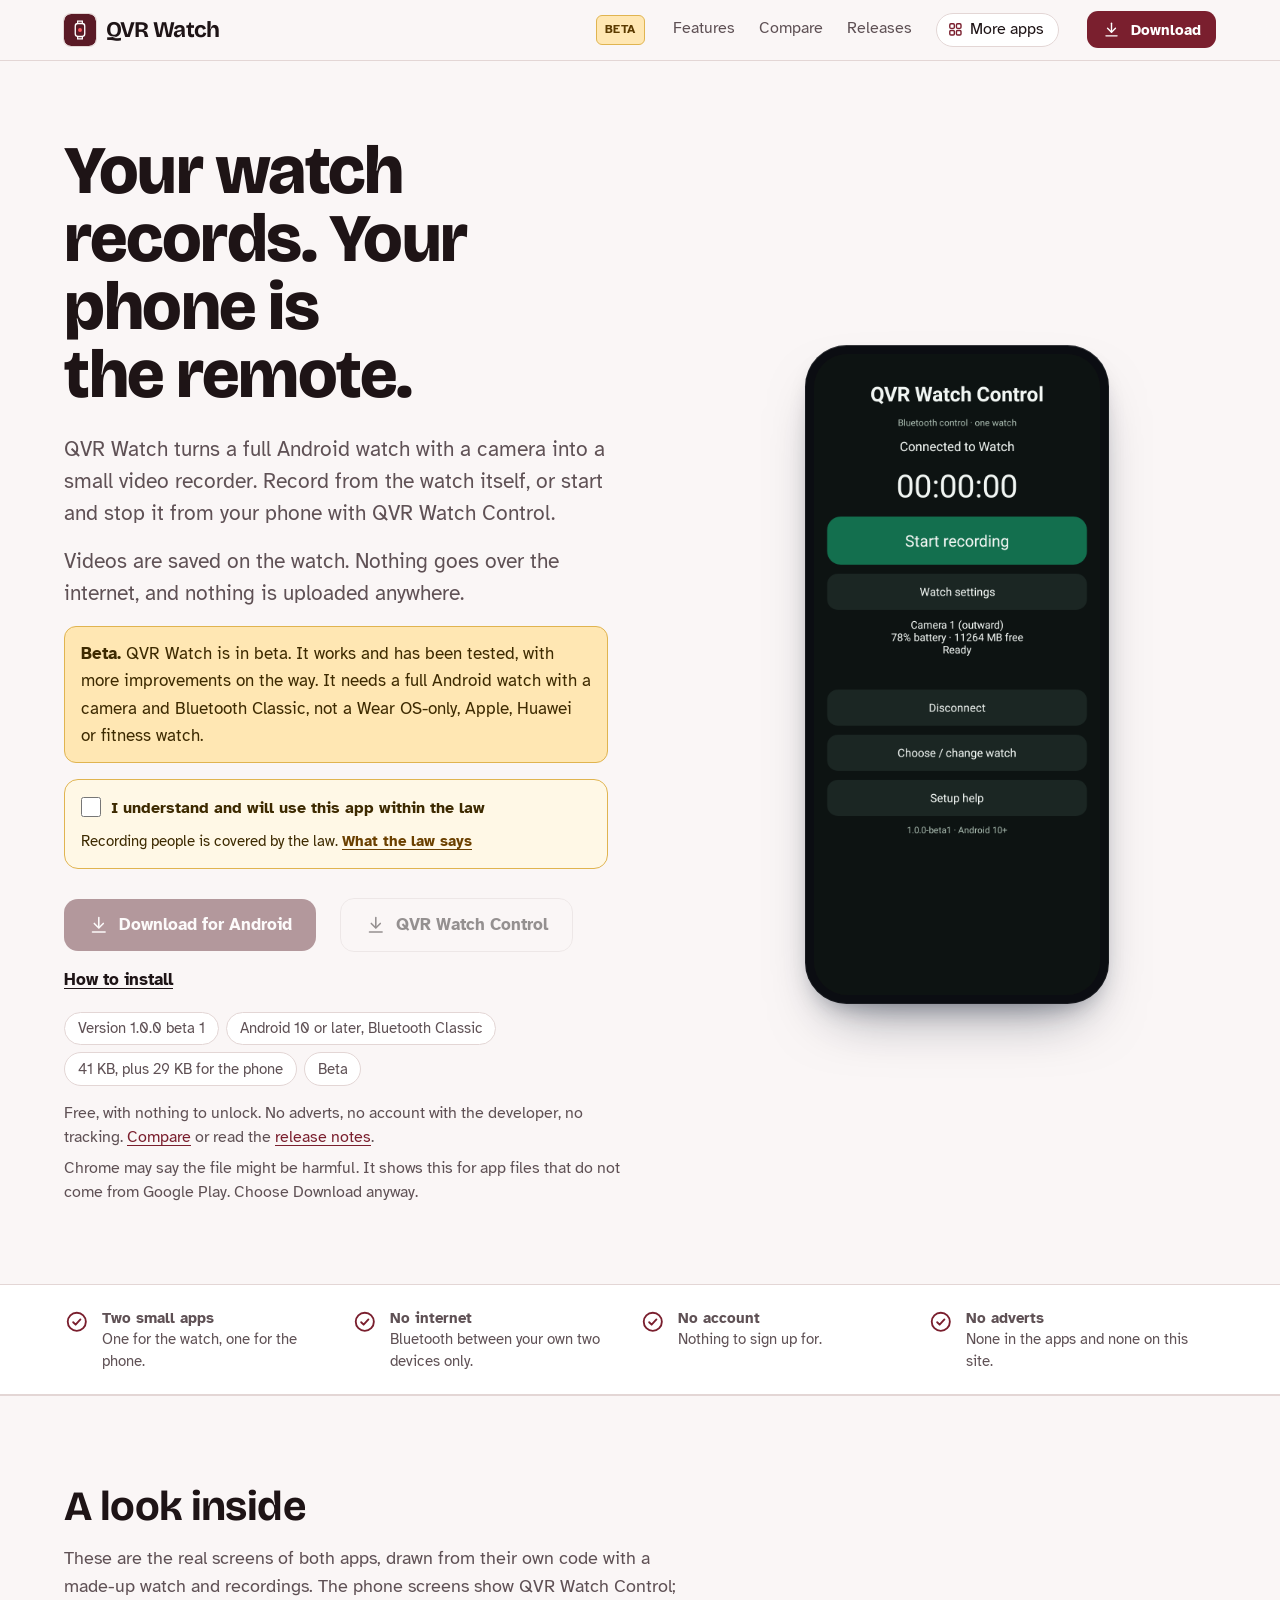
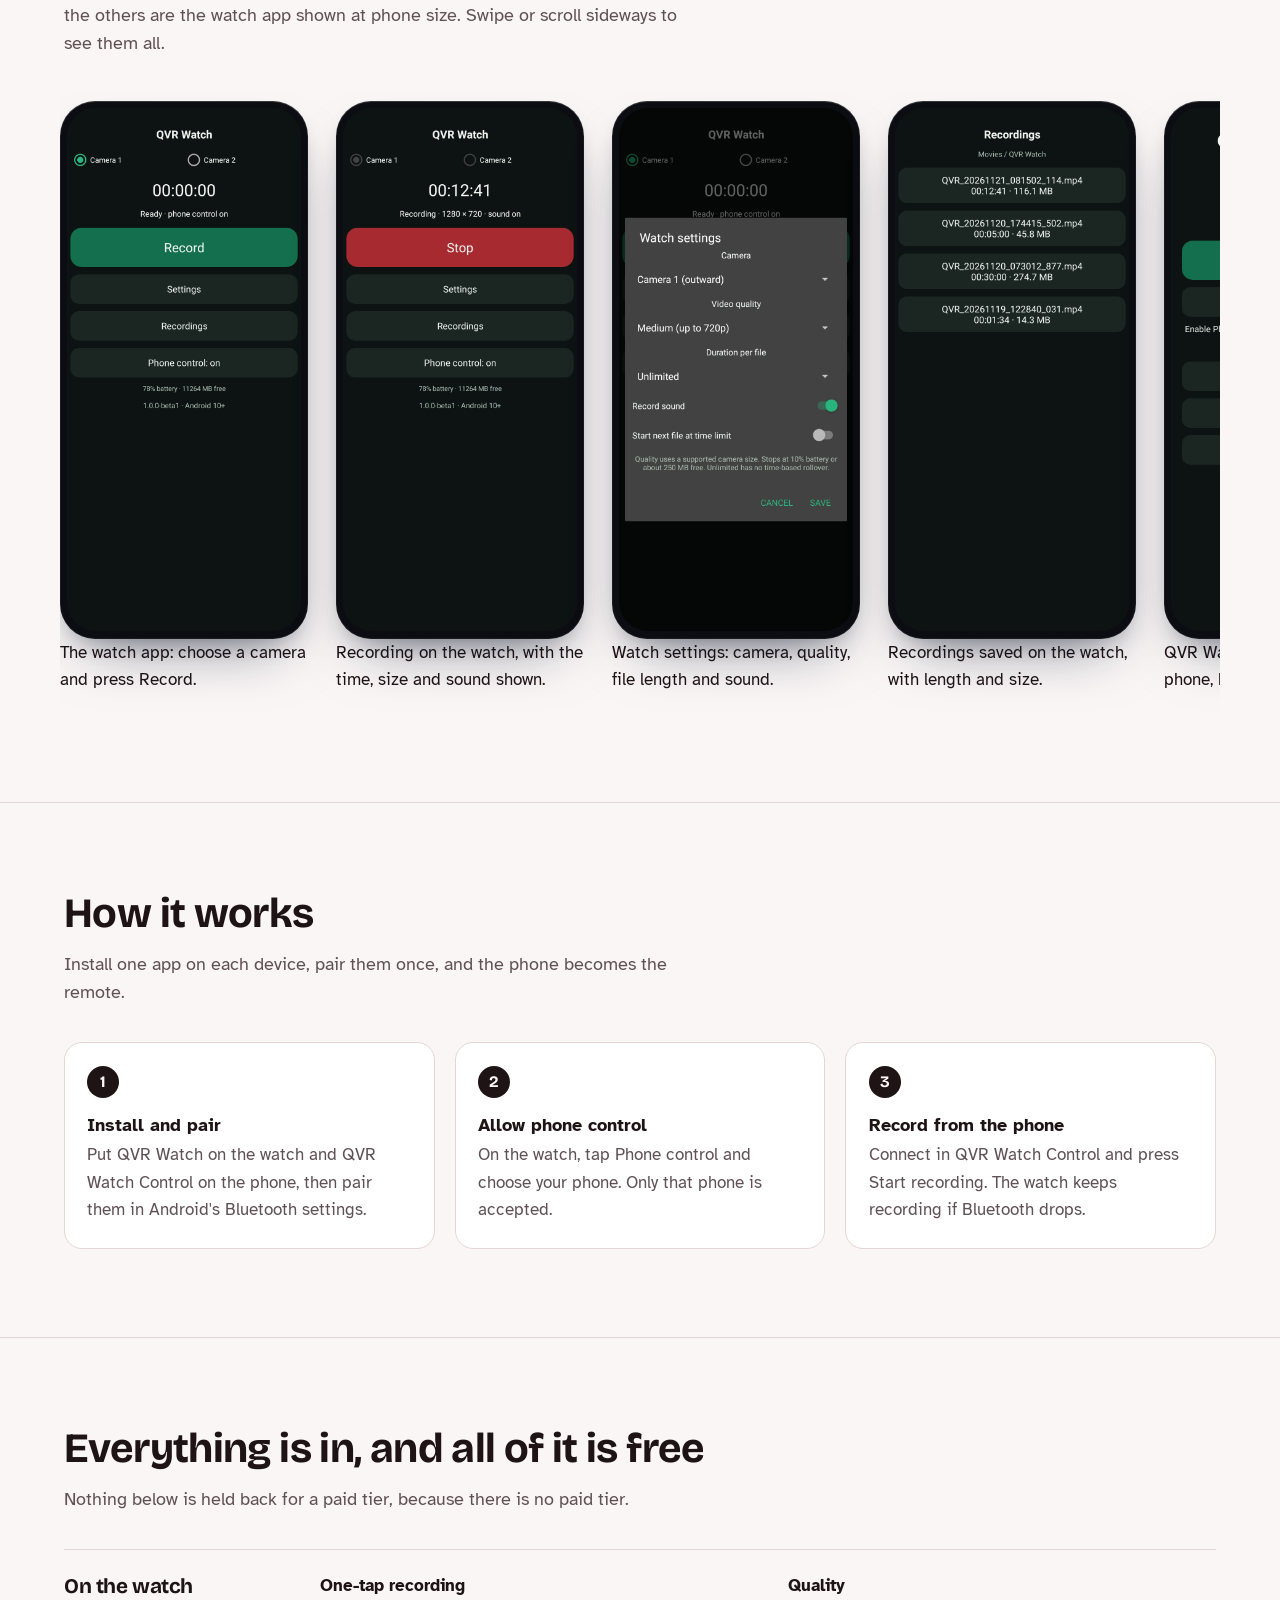
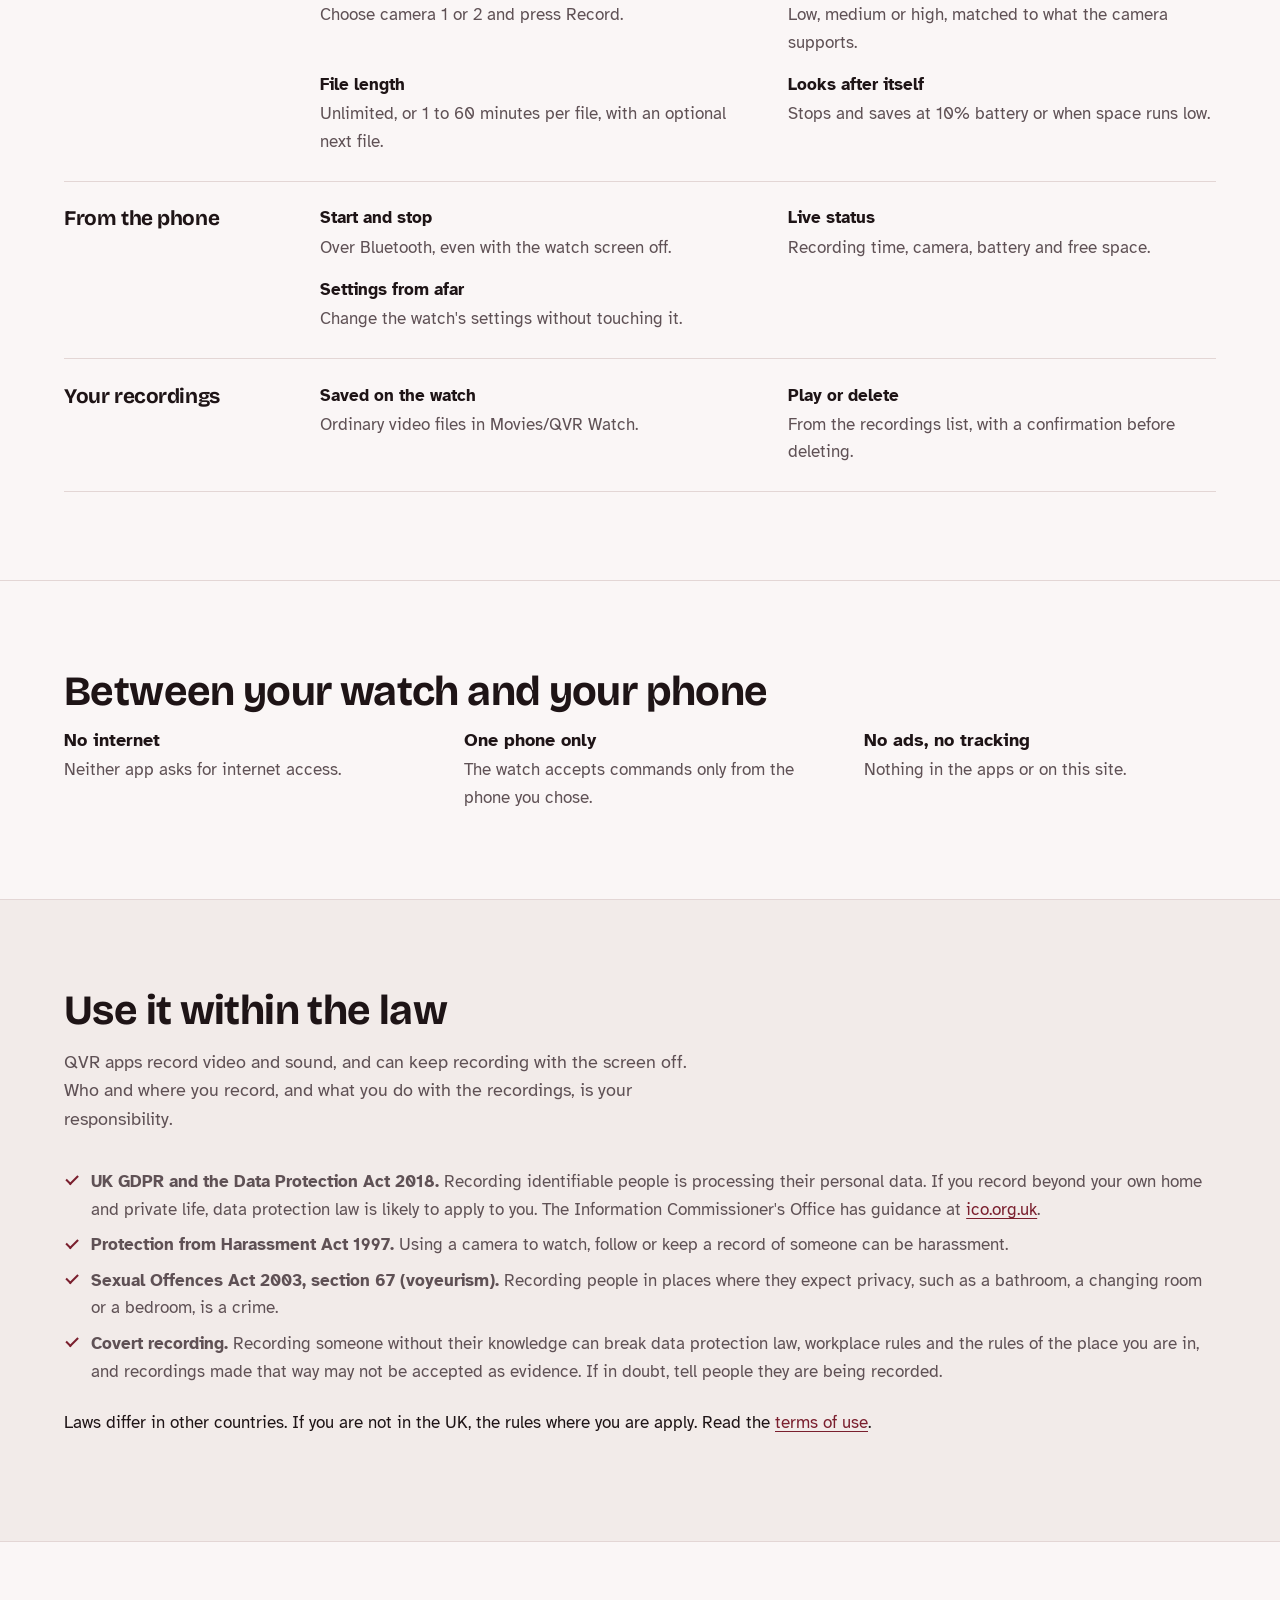
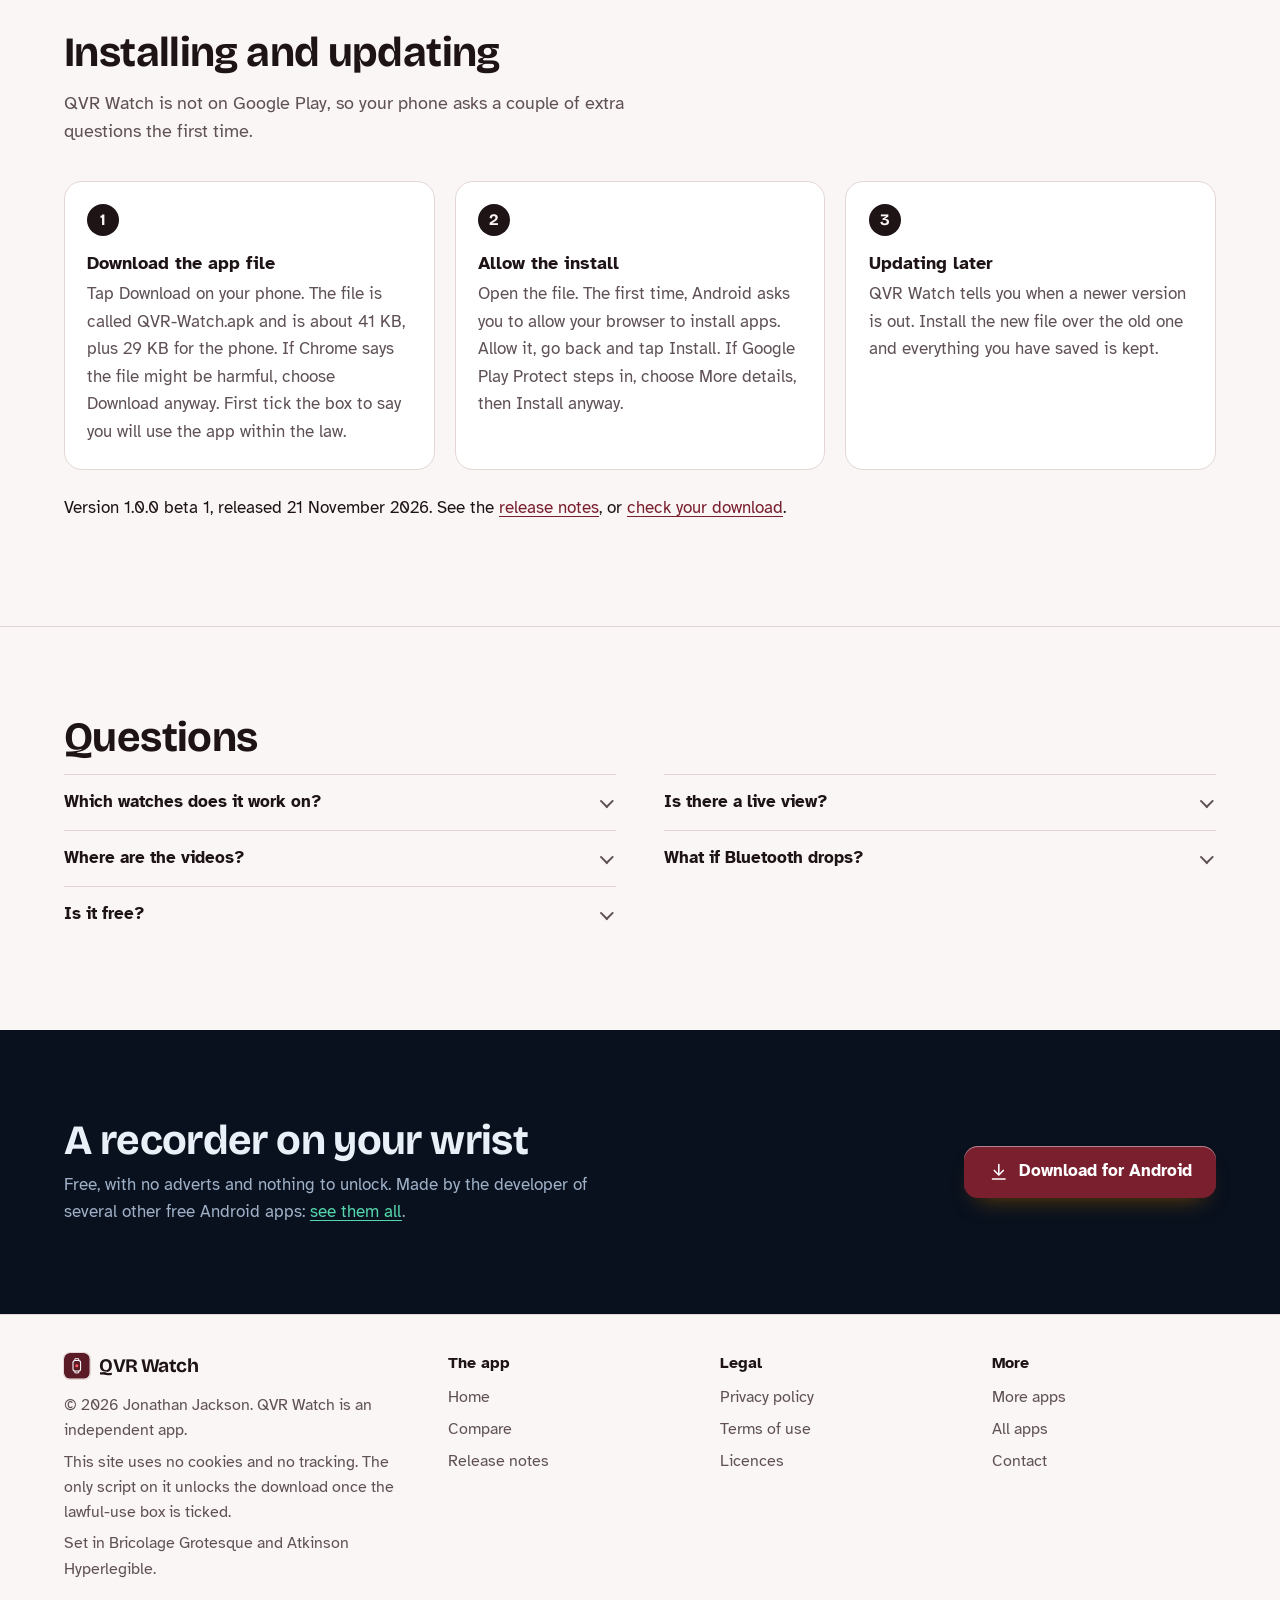
<file: index.html>
<!DOCTYPE html>
<html lang="en-GB">
<head>
<meta charset="utf-8">
<meta name="viewport" content="width=device-width, initial-scale=1">
<title>QVR Watch: record video on a full Android watch, controlled from your phone</title>
<meta name="description" content="QVR Watch records video with a full Android watch&#x27;s own camera. QVR Watch Control starts and stops it from your phone over Bluetooth. No internet, no account, no adverts. In beta.">
<meta name="author" content="Jonathan Jackson">
<link rel="canonical" href="https://customgpter.github.io/qvr-watch/">
<meta name="theme-color" content="#faf6f6" media="(prefers-color-scheme: light)">
<meta name="theme-color" content="#110a0c" media="(prefers-color-scheme: dark)">
<meta property="og:type" content="website">
<meta property="og:site_name" content="QVR Watch">
<meta property="og:title" content="QVR Watch: record video on a full Android watch, controlled from your phone">
<meta property="og:description" content="QVR Watch records video with a full Android watch&#x27;s own camera. QVR Watch Control starts and stops it from your phone over Bluetooth. No internet, no account, no adverts. In beta.">
<meta property="og:url" content="https://customgpter.github.io/qvr-watch/">
<meta property="og:image" content="https://customgpter.github.io/qvr-watch/assets/og.png">
<meta property="og:image:width" content="1200">
<meta property="og:image:height" content="630">
<meta property="og:image:alt" content="QVR Watch Control on a phone, connected to a watch and ready to record">
<meta property="og:locale" content="en_GB">
<meta name="twitter:card" content="summary_large_image">
<link rel="icon" href="./assets/favicon.svg" type="image/svg+xml">
<link rel="apple-touch-icon" href="./assets/apple-touch-icon.png">
<link rel="preload" href="./assets/fonts/bricolage-grotesque-latin.woff2" as="font" type="font/woff2" crossorigin>
<link rel="preload" href="./assets/fonts/atkinson-hyperlegible-latin-400-normal.woff2" as="font" type="font/woff2" crossorigin>
<link rel="stylesheet" href="./assets/site.css?v=1">
<link rel="stylesheet" href="./assets/house.css?v=1">
<link rel="stylesheet" href="./assets/apps-list.css?v=1">
<script src="./assets/apps-list.js?v=1" defer></script>
<script type="application/ld+json">{"@context":"https://schema.org","@type":"SoftwareApplication","name":"QVR Watch","url":"https://customgpter.github.io/qvr-watch/","description":"QVR Watch records video with a full Android watch's own camera. QVR Watch Control starts and stops it from your phone over Bluetooth. No internet, no account, no adverts. In beta.","applicationCategory":"MultimediaApplication","operatingSystem":"Android 10 or later, Bluetooth Classic","softwareVersion":"1.0.0 beta 1","downloadUrl":"https://github.com/CustomGPTer/qvr-watch/releases/download/v1.0.0-beta1/QVR-Watch.apk","releaseNotes":"https://customgpter.github.io/qvr-watch/releases.html","offers":{"@type":"Offer","price":"0","priceCurrency":"GBP"},"inLanguage":"en-GB","image":"https://customgpter.github.io/qvr-watch/assets/og.png","featureList":["One-tap recording","Quality","File length","Looks after itself","Start and stop","Live status","Settings from afar","Saved on the watch","Play or delete"],"author":{"@type":"Person","name":"Jonathan Jackson"}}</script>
<script type="application/ld+json">{"@context":"https://schema.org","@type":"FAQPage","mainEntity":[{"@type":"Question","name":"Which watches does it work on?","acceptedAnswer":{"@type":"Answer","text":"Full Android watches, Android 10 or later, that have a camera and Bluetooth Classic. It does not work on Wear OS-only, Apple, Huawei or fitness watches."}},{"@type":"Question","name":"Is there a live view?","acceptedAnswer":{"@type":"Answer","text":"No. Neither app shows a picture while recording. That keeps the link small and the battery going longer."}},{"@type":"Question","name":"Where are the videos?","acceptedAnswer":{"@type":"Answer","text":"On the watch, in Movies/QVR Watch. Copy them off with your watch's own file transfer or a USB cable. The phone app does not copy videos."}},{"@type":"Question","name":"What if Bluetooth drops?","acceptedAnswer":{"@type":"Answer","text":"The watch keeps recording. The phone reconnects by itself and shows the real state again."}},{"@type":"Question","name":"Is it free?","acceptedAnswer":{"@type":"Answer","text":"Yes. Both apps are free, with no adverts and nothing to unlock."}}]}</script>
</head>
<body>
<a class="skip" href="#main">Skip to content</a>
<header class="masthead">
<div class="wrap">
<a class="brand" href="./" aria-label="QVR Watch home"><svg viewBox="0 0 108 108" aria-hidden="true"><rect width="108" height="108" rx="24" fill="#5a1a26"/><rect x="38" y="32" width="32" height="44" rx="9" fill="none" stroke="#fff" stroke-width="4.5"/><path d="M46 32v-8h16v8M46 76v8h16v-8" fill="none" stroke="#fff" stroke-width="4"/><circle cx="54" cy="54" r="6.5" fill="#ff5a5f"/></svg><span>QVR Watch</span></a><span class="beta-tag">Beta</span>
<nav aria-label="Main"><ul><li><a href="./#features">Features</a></li><li><a href="./compare.html">Compare</a></li><li><a href="./releases.html">Releases</a></li><li><a class="more-apps" href="./more-apps.html"><svg class="ico" viewBox="0 0 24 24" aria-hidden="true"><rect x="4" y="4" width="6.5" height="6.5" rx="1.6"/><rect x="13.5" y="4" width="6.5" height="6.5" rx="1.6"/><rect x="4" y="13.5" width="6.5" height="6.5" rx="1.6"/><rect x="13.5" y="13.5" width="6.5" height="6.5" rx="1.6"/></svg>More apps</a></li></ul></nav>
<a class="button small" href="./#download"><svg class="ico" viewBox="0 0 24 24" aria-hidden="true"><path d="M12 4v11"/><path d="M7 10.5l5 5 5-5"/><path d="M5 20h14"/></svg>Download</a>
</div>
</header>
<main id="main">
<div class="hero">
<div class="wrap hero-grid">
<div class="hero-copy">
<h1>Your watch records. Your phone is the remote.</h1>
<p class="lede">QVR Watch turns a full Android watch with a camera into a small video recorder. Record from the watch itself, or start and stop it from your phone with QVR Watch Control.</p><p class="lede">Videos are saved on the watch. Nothing goes over the internet, and nothing is uploaded anywhere.</p>
<p class="beta-note"><b>Beta.</b> QVR Watch is in beta. It works and has been tested, with more improvements on the way. It needs a full Android watch with a camera and Bluetooth Classic, not a Wear OS-only, Apple, Huawei or fitness watch.</p>
<div class="gate-scope"><div class="law-box" data-gate><label><input type="checkbox"> I understand and will use this app within the law</label><p>Recording people is covered by the law. <a href="terms.html#law">What the law says</a></p><noscript><p>Turn on JavaScript to tick the box and download.</p></noscript></div><p class="get" id="download"><a class="button" data-href="https://github.com/CustomGPTer/qvr-watch/releases/download/v1.0.0-beta1/QVR-Watch.apk" aria-disabled="true" role="link" tabindex="-1"><svg class="ico" viewBox="0 0 24 24" aria-hidden="true"><path d="M12 4v11"/><path d="M7 10.5l5 5 5-5"/><path d="M5 20h14"/></svg>Download for Android</a><a class="button quiet" data-href="https://github.com/CustomGPTer/qvr-watch/releases/download/v1.0.0-beta1/QVR-Watch-Control.apk" aria-disabled="true" role="link" tabindex="-1"><svg class="ico" viewBox="0 0 24 24" aria-hidden="true"><path d="M12 4v11"/><path d="M7 10.5l5 5 5-5"/><path d="M5 20h14"/></svg>QVR Watch Control</a><a class="aside" href="#install">How to install</a></p></div>
<ul class="pills"><li>Version 1.0.0 beta 1</li><li>Android 10 or later, Bluetooth Classic</li><li>41 KB, plus 29 KB for the phone</li><li>Beta</li></ul>
<p class="facts">Free, with nothing to unlock. No adverts, no account with the developer, no tracking. <a href="compare.html">Compare</a> or read the <a href="releases.html">release notes</a>.</p>
<p class="facts">Chrome may say the file might be harmful. It shows this for app files that do not come from Google Play. Choose Download anyway.</p>
</div>
<div class="hero-phone"><div class="phone"><img src="./assets/screens/control-ready.png" alt="Connected: the watch&#x27;s camera, battery and free space." width="393" height="852" fetchpriority="high"></div></div>
</div>
</div>

<section class="promises" aria-label="In short">
<div class="wrap"><ul><li><svg class="ico" viewBox="0 0 24 24" aria-hidden="true"><circle cx="12" cy="12" r="8.5"/><path d="M8.6 12.4l2.3 2.3 4.5-4.9"/></svg><span><b>Two small apps</b><span>One for the watch, one for the phone.</span></span></li><li><svg class="ico" viewBox="0 0 24 24" aria-hidden="true"><circle cx="12" cy="12" r="8.5"/><path d="M8.6 12.4l2.3 2.3 4.5-4.9"/></svg><span><b>No internet</b><span>Bluetooth between your own two devices only.</span></span></li><li><svg class="ico" viewBox="0 0 24 24" aria-hidden="true"><circle cx="12" cy="12" r="8.5"/><path d="M8.6 12.4l2.3 2.3 4.5-4.9"/></svg><span><b>No account</b><span>Nothing to sign up for.</span></span></li><li><svg class="ico" viewBox="0 0 24 24" aria-hidden="true"><circle cx="12" cy="12" r="8.5"/><path d="M8.6 12.4l2.3 2.3 4.5-4.9"/></svg><span><b>No adverts</b><span>None in the apps and none on this site.</span></span></li></ul></div>
</section>

<section id="screens" aria-labelledby="screens-h">
<div class="wrap">
<h2 id="screens-h">A look inside</h2>
<p class="intro">These are the real screens of both apps, drawn from their own code with a made-up watch and recordings. The phone screens show QVR Watch Control; the others are the watch app shown at phone size. Swipe or scroll sideways to see them all.</p>
<div class="gallery" tabindex="0" role="region" aria-label="Screens from QVR Watch"><figure class="shot"><div class="phone"><img src="./assets/screens/watch-ready.png" alt="The watch app: choose a camera and press Record." width="393" height="852" loading="eager" decoding="async"></div><figcaption>The watch app: choose a camera and press Record.</figcaption></figure><figure class="shot"><div class="phone"><img src="./assets/screens/watch-recording.png" alt="Recording on the watch, with the time, size and sound shown." width="393" height="852" loading="eager" decoding="async"></div><figcaption>Recording on the watch, with the time, size and sound shown.</figcaption></figure><figure class="shot"><div class="phone"><img src="./assets/screens/watch-settings.png" alt="Watch settings: camera, quality, file length and sound." width="393" height="852" loading="eager" decoding="async"></div><figcaption>Watch settings: camera, quality, file length and sound.</figcaption></figure><figure class="shot"><div class="phone"><img src="./assets/screens/watch-recordings.png" alt="Recordings saved on the watch, with length and size." width="393" height="852" loading="eager" decoding="async"></div><figcaption>Recordings saved on the watch, with length and size.</figcaption></figure><figure class="shot"><div class="phone"><img src="./assets/screens/control-off.png" alt="QVR Watch Control on the phone, before connecting." width="393" height="852" loading="eager" decoding="async"></div><figcaption>QVR Watch Control on the phone, before connecting.</figcaption></figure><figure class="shot"><div class="phone"><img src="./assets/screens/control-ready.png" alt="Connected: the watch&#x27;s camera, battery and free space." width="393" height="852" loading="eager" decoding="async"></div><figcaption>Connected: the watch&#x27;s camera, battery and free space.</figcaption></figure><figure class="shot"><div class="phone"><img src="./assets/screens/control-recording.png" alt="Recording on the watch, started from the phone." width="393" height="852" loading="eager" decoding="async"></div><figcaption>Recording on the watch, started from the phone.</figcaption></figure><figure class="shot"><div class="phone"><img src="./assets/screens/control-settings.png" alt="Change the watch&#x27;s settings from the phone." width="393" height="852" loading="eager" decoding="async"></div><figcaption>Change the watch&#x27;s settings from the phone.</figcaption></figure></div>
</div>
</section>

<section id="how" aria-labelledby="how-h">
<div class="wrap">
<h2 id="how-h">How it works</h2>
<p class="intro">Install one app on each device, pair them once, and the phone becomes the remote.</p>
<ol class="steps"><li><h3>Install and pair</h3><p>Put QVR Watch on the watch and QVR Watch Control on the phone, then pair them in Android's Bluetooth settings.</p></li><li><h3>Allow phone control</h3><p>On the watch, tap Phone control and choose your phone. Only that phone is accepted.</p></li><li><h3>Record from the phone</h3><p>Connect in QVR Watch Control and press Start recording. The watch keeps recording if Bluetooth drops.</p></li></ol>
</div>
</section>

<section id="features" aria-labelledby="features-h">
<div class="wrap">
<h2 id="features-h">Everything is in, and all of it is free</h2>
<p class="intro">Nothing below is held back for a paid tier, because there is no paid tier.</p>
<div class="groups"><div class="group"><h3>On the watch</h3><dl><div><dt>One-tap recording</dt><dd>Choose camera 1 or 2 and press Record.</dd></div><div><dt>Quality</dt><dd>Low, medium or high, matched to what the camera supports.</dd></div><div><dt>File length</dt><dd>Unlimited, or 1 to 60 minutes per file, with an optional next file.</dd></div><div><dt>Looks after itself</dt><dd>Stops and saves at 10% battery or when space runs low.</dd></div></dl></div><div class="group"><h3>From the phone</h3><dl><div><dt>Start and stop</dt><dd>Over Bluetooth, even with the watch screen off.</dd></div><div><dt>Live status</dt><dd>Recording time, camera, battery and free space.</dd></div><div><dt>Settings from afar</dt><dd>Change the watch's settings without touching it.</dd></div></dl></div><div class="group"><h3>Your recordings</h3><dl><div><dt>Saved on the watch</dt><dd>Ordinary video files in Movies/QVR Watch.</dd></div><div><dt>Play or delete</dt><dd>From the recordings list, with a confirmation before deleting.</dd></div></dl></div></div>
</div>
</section>

<section id="privacy" aria-labelledby="privacy-h">
<div class="wrap">
<h2 id="privacy-h">Between your watch and your phone</h2>
<ul class="plain"><li><h3>No internet</h3><p>Neither app asks for internet access.</p></li><li><h3>One phone only</h3><p>The watch accepts commands only from the phone you chose.</p></li><li><h3>No ads, no tracking</h3><p>Nothing in the apps or on this site.</p></li></ul>
</div>
</section>

<section id="law" aria-labelledby="law-h" class="law-band">
<div class="wrap">
<h2 id="law-h">Use it within the law</h2>
<p class="intro">QVR apps record video and sound, and can keep recording with the screen off. Who and where you record, and what you do with the recordings, is your responsibility.</p>
<ul class="ticks"><li><b>UK GDPR and the Data Protection Act 2018.</b> Recording identifiable people is processing their personal data. If you record beyond your own home and private life, data protection law is likely to apply to you. The Information Commissioner's Office has guidance at <a href="https://ico.org.uk">ico.org.uk</a>.</li><li><b>Protection from Harassment Act 1997.</b> Using a camera to watch, follow or keep a record of someone can be harassment.</li><li><b>Sexual Offences Act 2003, section 67 (voyeurism).</b> Recording people in places where they expect privacy, such as a bathroom, a changing room or a bedroom, is a crime.</li><li><b>Covert recording.</b> Recording someone without their knowledge can break data protection law, workplace rules and the rules of the place you are in, and recordings made that way may not be accepted as evidence. If in doubt, tell people they are being recorded.</li></ul>
<p class="after-table">Laws differ in other countries. If you are not in the UK, the rules where you are apply. Read the <a href="terms.html#law">terms of use</a>.</p>
</div>
</section>
<section id="install" aria-labelledby="install-h">
<div class="wrap">
<h2 id="install-h">Installing and updating</h2>
<p class="intro">QVR Watch is not on Google Play, so your phone asks a couple of extra questions the first time.</p>
<ol class="steps"><li><h3>Download the app file</h3><p>Tap Download on your phone. The file is called QVR-Watch.apk and is about 41 KB, plus 29 KB for the phone. If Chrome says the file might be harmful, choose Download anyway. First tick the box to say you will use the app within the law.</p></li><li><h3>Allow the install</h3><p>Open the file. The first time, Android asks you to allow your browser to install apps. Allow it, go back and tap Install. If Google Play Protect steps in, choose More details, then Install anyway.</p></li><li><h3>Updating later</h3><p>QVR Watch tells you when a newer version is out. Install the new file over the old one and everything you have saved is kept.</p></li></ol>
<p class="after-table">Version 1.0.0 beta 1, released 21 November 2026. See the <a href="releases.html">release notes</a>, or <a href="releases.html#checking">check your download</a>.</p>
</div>
</section>

<section id="questions" aria-labelledby="questions-h">
<div class="wrap">
<h2 id="questions-h">Questions</h2>
<div class="faq"><details><summary>Which watches does it work on?</summary><p>Full Android watches, Android 10 or later, that have a camera and Bluetooth Classic. It does not work on Wear OS-only, Apple, Huawei or fitness watches.</p></details><details><summary>Is there a live view?</summary><p>No. Neither app shows a picture while recording. That keeps the link small and the battery going longer.</p></details><details><summary>Where are the videos?</summary><p>On the watch, in Movies/QVR Watch. Copy them off with your watch's own file transfer or a USB cable. The phone app does not copy videos.</p></details><details><summary>What if Bluetooth drops?</summary><p>The watch keeps recording. The phone reconnects by itself and shows the real state again.</p></details><details><summary>Is it free?</summary><p>Yes. Both apps are free, with no adverts and nothing to unlock.</p></details></div>
</div>
</section>

<section class="closing" aria-labelledby="closing-h">
<div class="wrap">
<div><h2 id="closing-h">A recorder on your wrist</h2><p>Free, with no adverts and nothing to unlock. Made by the developer of several other free Android apps: <a href="more-apps.html">see them all</a>.</p></div>
<a class="button" href="./#download"><svg class="ico" viewBox="0 0 24 24" aria-hidden="true"><path d="M12 4v11"/><path d="M7 10.5l5 5 5-5"/><path d="M5 20h14"/></svg>Download for Android</a>
</div>
</section>
</main>
<footer class="colophon">
<div class="wrap">
<div>
<a class="brand" href="./" aria-label="QVR Watch home"><svg viewBox="0 0 108 108" aria-hidden="true"><rect width="108" height="108" rx="24" fill="#5a1a26"/><rect x="38" y="32" width="32" height="44" rx="9" fill="none" stroke="#fff" stroke-width="4.5"/><path d="M46 32v-8h16v8M46 76v8h16v-8" fill="none" stroke="#fff" stroke-width="4"/><circle cx="54" cy="54" r="6.5" fill="#ff5a5f"/></svg><span>QVR Watch</span></a>
<p>&copy; 2026 Jonathan Jackson. QVR Watch is an independent app.</p>
<p>This site uses no cookies and no tracking. The only script on it unlocks the download once the lawful-use box is ticked.</p>
<p>Set in Bricolage Grotesque and Atkinson Hyperlegible.</p>
</div>
<nav aria-label="The app"><h2>The app</h2><ul>
<li><a href="./">Home</a></li>
<li><a href="./compare.html">Compare</a></li>
<li><a href="./releases.html">Release notes</a></li>

</ul></nav>
<nav aria-label="Legal"><h2>Legal</h2><ul>
<li><a href="./privacy.html">Privacy policy</a></li>
<li><a href="./terms.html">Terms of use</a></li>
<li><a href="./licences.html">Licences</a></li>
</ul></nav>
<nav aria-label="More"><h2>More</h2><ul>
<li><a href="./more-apps.html">More apps</a></li>
<li><a href="https://customgpter.github.io/">All apps</a></li>
<li><a href="https://github.com/CustomGPTer/qvr-watch/issues">Contact</a></li>
</ul></nav>
</div>
</footer>
</body>
</html>
</file>
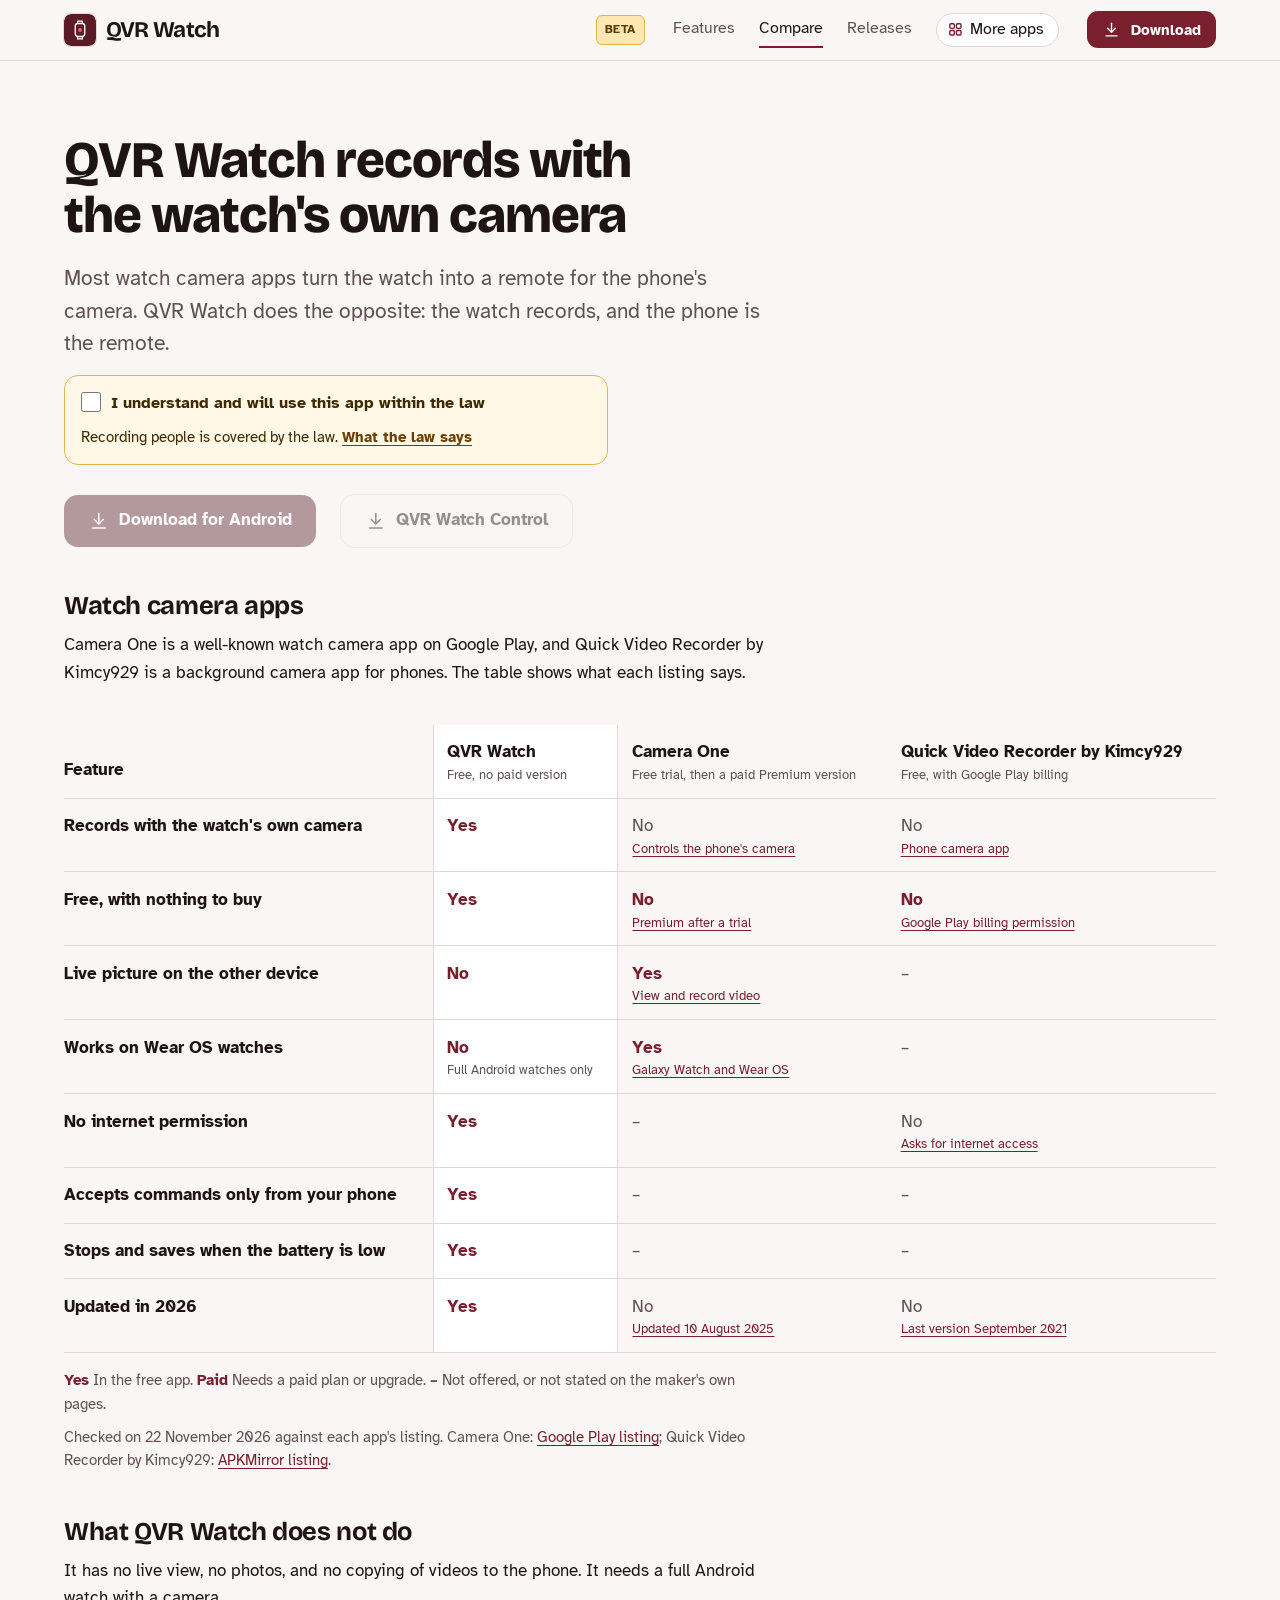
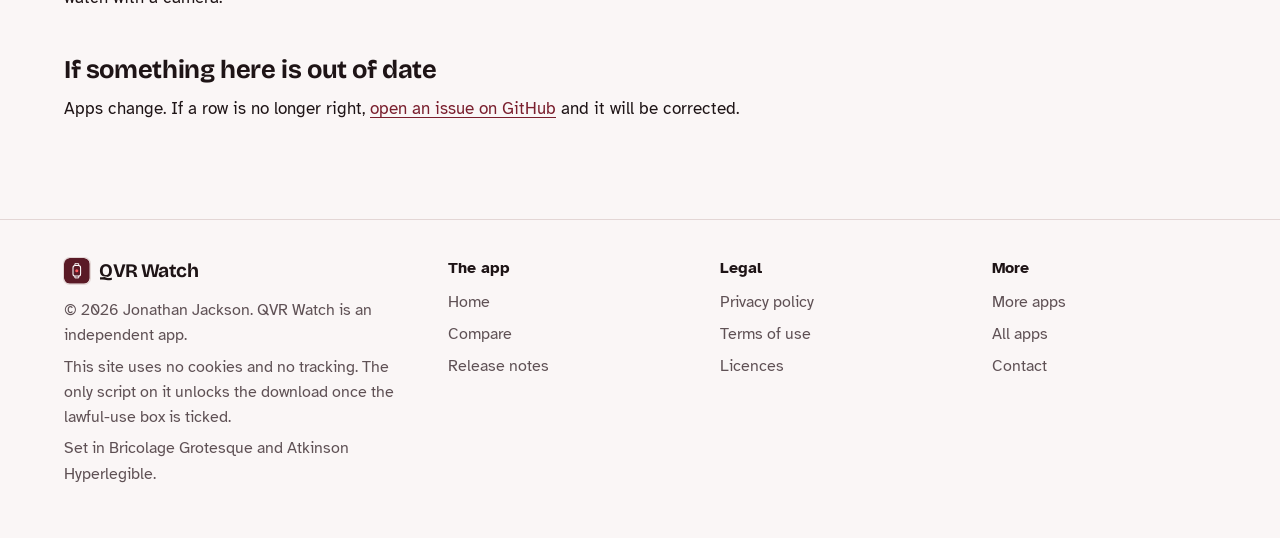
<file: compare.html>
<!DOCTYPE html>
<html lang="en-GB">
<head>
<meta charset="utf-8">
<meta name="viewport" content="width=device-width, initial-scale=1">
<title>QVR Watch compared with Camera One and Quick Video Recorder by Kimcy929</title>
<meta name="description" content="How QVR Watch compares with Camera One for Galaxy Watch and Wear OS and with Quick Video Recorder by Kimcy929, row by row, with each claim linked to its listing.">
<meta name="author" content="Jonathan Jackson">
<link rel="canonical" href="https://customgpter.github.io/qvr-watch/compare.html">
<meta name="theme-color" content="#faf6f6" media="(prefers-color-scheme: light)">
<meta name="theme-color" content="#110a0c" media="(prefers-color-scheme: dark)">
<meta property="og:type" content="website">
<meta property="og:site_name" content="QVR Watch">
<meta property="og:title" content="QVR Watch compared with Camera One and Quick Video Recorder by Kimcy929">
<meta property="og:description" content="How QVR Watch compares with Camera One for Galaxy Watch and Wear OS and with Quick Video Recorder by Kimcy929, row by row, with each claim linked to its listing.">
<meta property="og:url" content="https://customgpter.github.io/qvr-watch/compare.html">
<meta property="og:image" content="https://customgpter.github.io/qvr-watch/assets/og.png">
<meta property="og:image:width" content="1200">
<meta property="og:image:height" content="630">
<meta property="og:image:alt" content="QVR Watch Control on a phone, connected to a watch and ready to record">
<meta property="og:locale" content="en_GB">
<meta name="twitter:card" content="summary_large_image">
<link rel="icon" href="./assets/favicon.svg" type="image/svg+xml">
<link rel="apple-touch-icon" href="./assets/apple-touch-icon.png">
<link rel="preload" href="./assets/fonts/bricolage-grotesque-latin.woff2" as="font" type="font/woff2" crossorigin>
<link rel="preload" href="./assets/fonts/atkinson-hyperlegible-latin-400-normal.woff2" as="font" type="font/woff2" crossorigin>
<link rel="stylesheet" href="./assets/site.css?v=1">
<link rel="stylesheet" href="./assets/house.css?v=1">
<link rel="stylesheet" href="./assets/apps-list.css?v=1">
<script src="./assets/apps-list.js?v=1" defer></script>
</head>
<body>
<a class="skip" href="#main">Skip to content</a>
<header class="masthead">
<div class="wrap">
<a class="brand" href="./" aria-label="QVR Watch home"><svg viewBox="0 0 108 108" aria-hidden="true"><rect width="108" height="108" rx="24" fill="#5a1a26"/><rect x="38" y="32" width="32" height="44" rx="9" fill="none" stroke="#fff" stroke-width="4.5"/><path d="M46 32v-8h16v8M46 76v8h16v-8" fill="none" stroke="#fff" stroke-width="4"/><circle cx="54" cy="54" r="6.5" fill="#ff5a5f"/></svg><span>QVR Watch</span></a><span class="beta-tag">Beta</span>
<nav aria-label="Main"><ul><li><a href="./#features">Features</a></li><li><a href="./compare.html" aria-current="page">Compare</a></li><li><a href="./releases.html">Releases</a></li><li><a class="more-apps" href="./more-apps.html"><svg class="ico" viewBox="0 0 24 24" aria-hidden="true"><rect x="4" y="4" width="6.5" height="6.5" rx="1.6"/><rect x="13.5" y="4" width="6.5" height="6.5" rx="1.6"/><rect x="4" y="13.5" width="6.5" height="6.5" rx="1.6"/><rect x="13.5" y="13.5" width="6.5" height="6.5" rx="1.6"/></svg>More apps</a></li></ul></nav>
<a class="button small" href="./#download"><svg class="ico" viewBox="0 0 24 24" aria-hidden="true"><path d="M12 4v11"/><path d="M7 10.5l5 5 5-5"/><path d="M5 20h14"/></svg>Download</a>
</div>
</header>
<main id="main" class="doc">
<div class="wrap">
<div class="measure">
<h1>QVR Watch records with the watch&#x27;s own camera</h1>
<p class="lede">Most watch camera apps turn the watch into a remote for the phone's camera. QVR Watch does the opposite: the watch records, and the phone is the remote.</p>
<div class="gate-scope"><div class="law-box" data-gate><label><input type="checkbox"> I understand and will use this app within the law</label><p>Recording people is covered by the law. <a href="terms.html#law">What the law says</a></p><noscript><p>Turn on JavaScript to tick the box and download.</p></noscript></div><p class="get"><a class="button" data-href="https://github.com/CustomGPTer/qvr-watch/releases/download/v1.0.0-beta1/QVR-Watch.apk" aria-disabled="true" role="link" tabindex="-1"><svg class="ico" viewBox="0 0 24 24" aria-hidden="true"><path d="M12 4v11"/><path d="M7 10.5l5 5 5-5"/><path d="M5 20h14"/></svg>Download for Android</a><a class="button quiet" data-href="https://github.com/CustomGPTer/qvr-watch/releases/download/v1.0.0-beta1/QVR-Watch-Control.apk" aria-disabled="true" role="link" tabindex="-1"><svg class="ico" viewBox="0 0 24 24" aria-hidden="true"><path d="M12 4v11"/><path d="M7 10.5l5 5 5-5"/><path d="M5 20h14"/></svg>QVR Watch Control</a></p></div>
<h2 id="table">Watch camera apps</h2>
<p>Camera One is a well-known watch camera app on Google Play, and Quick Video Recorder by Kimcy929 is a background camera app for phones. The table shows what each listing says.</p>
</div>
<div class="scroll">
<table class="cmp">
<thead><tr><th scope="col">Feature</th><th scope="col" class="ours">QVR Watch<small>Free, no paid version</small></th><th scope="col">Camera One<small>Free trial, then a paid Premium version</small></th><th scope="col">Quick Video Recorder by Kimcy929<small>Free, with Google Play billing</small></th></tr></thead>
<tbody>
<tr><th scope="row">Records with the watch&#x27;s own camera</th><td class="yes ours"><span class="app">QVR Watch</span><span class="v">Yes</span></td><td class="na"><span class="app">Camera One</span><span class="v">No<small><a href="https://play.google.com/store/apps/details?id=shu.galaxy.camera&hl=en_US">Controls the phone's camera</a></small></span></td><td class="na"><span class="app">Quick Video Recorder by Kimcy929</span><span class="v">No<small><a href="https://www.apkmirror.com/apk/kimcy929/quick-video-recorder-background-video-recorder/quick-video-recorder-background-video-recorder-1-3-6-3-release/quick-video-recorder-1-3-6-3-android-apk-download/">Phone camera app</a></small></span></td></tr>
<tr><th scope="row">Free, with nothing to buy</th><td class="yes ours"><span class="app">QVR Watch</span><span class="v">Yes</span></td><td class="pay"><span class="app">Camera One</span><span class="v">No<small><a href="https://play.google.com/store/apps/details?id=shu.galaxy.camera&hl=en_US">Premium after a trial</a></small></span></td><td class="pay"><span class="app">Quick Video Recorder by Kimcy929</span><span class="v">No<small><a href="https://www.apkmirror.com/apk/kimcy929/quick-video-recorder-background-video-recorder/quick-video-recorder-background-video-recorder-1-3-6-3-release/quick-video-recorder-1-3-6-3-android-apk-download/">Google Play billing permission</a></small></span></td></tr>
<tr><th scope="row">Live picture on the other device</th><td class="yes ours"><span class="app">QVR Watch</span><span class="v">No</span></td><td class="yes"><span class="app">Camera One</span><span class="v">Yes<small><a href="https://play.google.com/store/apps/details?id=shu.galaxy.camera&hl=en_US">View and record video</a></small></span></td><td class="na"><span class="app">Quick Video Recorder by Kimcy929</span><span class="v">&ndash;</span></td></tr>
<tr><th scope="row">Works on Wear OS watches</th><td class="yes ours"><span class="app">QVR Watch</span><span class="v">No<small>Full Android watches only</small></span></td><td class="yes"><span class="app">Camera One</span><span class="v">Yes<small><a href="https://play.google.com/store/apps/details?id=shu.galaxy.camera&hl=en_US">Galaxy Watch and Wear OS</a></small></span></td><td class="na"><span class="app">Quick Video Recorder by Kimcy929</span><span class="v">&ndash;</span></td></tr>
<tr><th scope="row">No internet permission</th><td class="yes ours"><span class="app">QVR Watch</span><span class="v">Yes</span></td><td class="na"><span class="app">Camera One</span><span class="v">&ndash;</span></td><td class="na"><span class="app">Quick Video Recorder by Kimcy929</span><span class="v">No<small><a href="https://www.apkmirror.com/apk/kimcy929/quick-video-recorder-background-video-recorder/quick-video-recorder-background-video-recorder-1-3-6-3-release/quick-video-recorder-1-3-6-3-android-apk-download/">Asks for internet access</a></small></span></td></tr>
<tr><th scope="row">Accepts commands only from your phone</th><td class="yes ours"><span class="app">QVR Watch</span><span class="v">Yes</span></td><td class="na"><span class="app">Camera One</span><span class="v">&ndash;</span></td><td class="na"><span class="app">Quick Video Recorder by Kimcy929</span><span class="v">&ndash;</span></td></tr>
<tr><th scope="row">Stops and saves when the battery is low</th><td class="yes ours"><span class="app">QVR Watch</span><span class="v">Yes</span></td><td class="na"><span class="app">Camera One</span><span class="v">&ndash;</span></td><td class="na"><span class="app">Quick Video Recorder by Kimcy929</span><span class="v">&ndash;</span></td></tr>
<tr><th scope="row">Updated in 2026</th><td class="yes ours"><span class="app">QVR Watch</span><span class="v">Yes</span></td><td class="na"><span class="app">Camera One</span><span class="v">No<small><a href="https://play.google.com/store/apps/details?id=shu.galaxy.camera&hl=en_US">Updated 10 August 2025</a></small></span></td><td class="na"><span class="app">Quick Video Recorder by Kimcy929</span><span class="v">No<small><a href="https://www.apkmirror.com/apk/kimcy929/quick-video-recorder-background-video-recorder/quick-video-recorder-background-video-recorder-1-3-6-3-release/quick-video-recorder-1-3-6-3-android-apk-download/">Last version September 2021</a></small></span></td></tr>
</tbody>
</table>
</div>
<div class="measure">
<p class="key"><strong class="yes">Yes</strong> In the free app. <strong class="pay">Paid</strong> Needs a paid plan or upgrade. <strong>&ndash;</strong> Not offered, or not stated on the maker's own pages.</p>
<p class="key">Checked on 22 November 2026 against each app's listing. Camera One: <a href="https://play.google.com/store/apps/details?id=shu.galaxy.camera&hl=en_US">Google Play listing</a>; Quick Video Recorder by Kimcy929: <a href="https://www.apkmirror.com/apk/kimcy929/quick-video-recorder-background-video-recorder/quick-video-recorder-background-video-recorder-1-3-6-3-release/quick-video-recorder-1-3-6-3-android-apk-download/">APKMirror listing</a>.</p>
<h2>What QVR Watch does not do</h2><p>It has no live view, no photos, and no copying of videos to the phone. It needs a full Android watch with a camera.</p>
<h2 id="wrong">If something here is out of date</h2>
<p>Apps change. If a row is no longer right, <a href="https://github.com/CustomGPTer/qvr-watch/issues">open an issue on GitHub</a> and it will be corrected.</p>
</div>
</div>
</main>
<footer class="colophon">
<div class="wrap">
<div>
<a class="brand" href="./" aria-label="QVR Watch home"><svg viewBox="0 0 108 108" aria-hidden="true"><rect width="108" height="108" rx="24" fill="#5a1a26"/><rect x="38" y="32" width="32" height="44" rx="9" fill="none" stroke="#fff" stroke-width="4.5"/><path d="M46 32v-8h16v8M46 76v8h16v-8" fill="none" stroke="#fff" stroke-width="4"/><circle cx="54" cy="54" r="6.5" fill="#ff5a5f"/></svg><span>QVR Watch</span></a>
<p>&copy; 2026 Jonathan Jackson. QVR Watch is an independent app.</p>
<p>This site uses no cookies and no tracking. The only script on it unlocks the download once the lawful-use box is ticked.</p>
<p>Set in Bricolage Grotesque and Atkinson Hyperlegible.</p>
</div>
<nav aria-label="The app"><h2>The app</h2><ul>
<li><a href="./">Home</a></li>
<li><a href="./compare.html">Compare</a></li>
<li><a href="./releases.html">Release notes</a></li>

</ul></nav>
<nav aria-label="Legal"><h2>Legal</h2><ul>
<li><a href="./privacy.html">Privacy policy</a></li>
<li><a href="./terms.html">Terms of use</a></li>
<li><a href="./licences.html">Licences</a></li>
</ul></nav>
<nav aria-label="More"><h2>More</h2><ul>
<li><a href="./more-apps.html">More apps</a></li>
<li><a href="https://customgpter.github.io/">All apps</a></li>
<li><a href="https://github.com/CustomGPTer/qvr-watch/issues">Contact</a></li>
</ul></nav>
</div>
</footer>
</body>
</html>
</file>
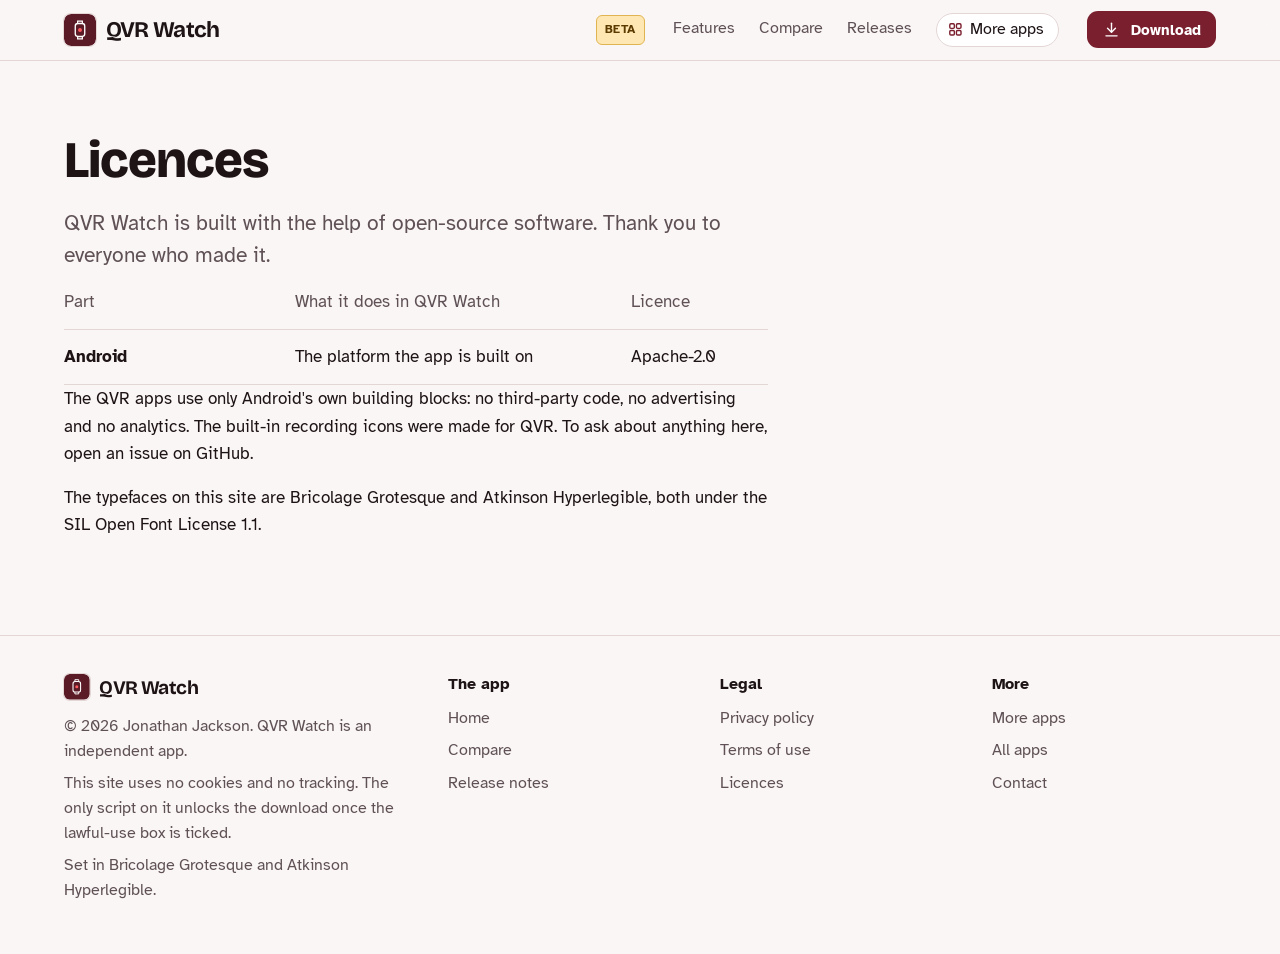
<file: licences.html>
<!DOCTYPE html>
<html lang="en-GB">
<head>
<meta charset="utf-8">
<meta name="viewport" content="width=device-width, initial-scale=1">
<title>QVR Watch licences</title>
<meta name="description" content="The open-source parts inside QVR Watch and their licences.">
<meta name="author" content="Jonathan Jackson">
<link rel="canonical" href="https://customgpter.github.io/qvr-watch/licences.html">
<meta name="theme-color" content="#faf6f6" media="(prefers-color-scheme: light)">
<meta name="theme-color" content="#110a0c" media="(prefers-color-scheme: dark)">
<meta property="og:type" content="website">
<meta property="og:site_name" content="QVR Watch">
<meta property="og:title" content="QVR Watch licences">
<meta property="og:description" content="The open-source parts inside QVR Watch and their licences.">
<meta property="og:url" content="https://customgpter.github.io/qvr-watch/licences.html">
<meta property="og:image" content="https://customgpter.github.io/qvr-watch/assets/og.png">
<meta property="og:image:width" content="1200">
<meta property="og:image:height" content="630">
<meta property="og:image:alt" content="QVR Watch Control on a phone, connected to a watch and ready to record">
<meta property="og:locale" content="en_GB">
<meta name="twitter:card" content="summary_large_image">
<link rel="icon" href="./assets/favicon.svg" type="image/svg+xml">
<link rel="apple-touch-icon" href="./assets/apple-touch-icon.png">
<link rel="preload" href="./assets/fonts/bricolage-grotesque-latin.woff2" as="font" type="font/woff2" crossorigin>
<link rel="preload" href="./assets/fonts/atkinson-hyperlegible-latin-400-normal.woff2" as="font" type="font/woff2" crossorigin>
<link rel="stylesheet" href="./assets/site.css?v=1">
<link rel="stylesheet" href="./assets/house.css?v=1">
<link rel="stylesheet" href="./assets/apps-list.css?v=1">
<script src="./assets/apps-list.js?v=1" defer></script>
</head>
<body>
<a class="skip" href="#main">Skip to content</a>
<header class="masthead">
<div class="wrap">
<a class="brand" href="./" aria-label="QVR Watch home"><svg viewBox="0 0 108 108" aria-hidden="true"><rect width="108" height="108" rx="24" fill="#5a1a26"/><rect x="38" y="32" width="32" height="44" rx="9" fill="none" stroke="#fff" stroke-width="4.5"/><path d="M46 32v-8h16v8M46 76v8h16v-8" fill="none" stroke="#fff" stroke-width="4"/><circle cx="54" cy="54" r="6.5" fill="#ff5a5f"/></svg><span>QVR Watch</span></a><span class="beta-tag">Beta</span>
<nav aria-label="Main"><ul><li><a href="./#features">Features</a></li><li><a href="./compare.html">Compare</a></li><li><a href="./releases.html">Releases</a></li><li><a class="more-apps" href="./more-apps.html"><svg class="ico" viewBox="0 0 24 24" aria-hidden="true"><rect x="4" y="4" width="6.5" height="6.5" rx="1.6"/><rect x="13.5" y="4" width="6.5" height="6.5" rx="1.6"/><rect x="4" y="13.5" width="6.5" height="6.5" rx="1.6"/><rect x="13.5" y="13.5" width="6.5" height="6.5" rx="1.6"/></svg>More apps</a></li></ul></nav>
<a class="button small" href="./#download"><svg class="ico" viewBox="0 0 24 24" aria-hidden="true"><path d="M12 4v11"/><path d="M7 10.5l5 5 5-5"/><path d="M5 20h14"/></svg>Download</a>
</div>
</header>
<main id="main" class="doc">
<div class="wrap">
<div class="measure">
<h1>Licences</h1>
<p class="lede">QVR Watch is built with the help of open-source software. Thank you to everyone who made it.</p>
<div class="scroll"><table><thead><tr><th scope="col">Part</th><th scope="col">What it does in QVR Watch</th><th scope="col">Licence</th></tr></thead><tbody><tr><th scope="row">Android</th><td>The platform the app is built on</td><td>Apache-2.0</td></tr></tbody></table></div>
<p>The QVR apps use only Android's own building blocks: no third-party code, no advertising and no analytics. The built-in recording icons were made for QVR. To ask about anything here, open an issue on GitHub.</p>
<p>The typefaces on this site are Bricolage Grotesque and Atkinson Hyperlegible, both under the SIL Open Font License 1.1.</p>
</div>
</div>
</main>
<footer class="colophon">
<div class="wrap">
<div>
<a class="brand" href="./" aria-label="QVR Watch home"><svg viewBox="0 0 108 108" aria-hidden="true"><rect width="108" height="108" rx="24" fill="#5a1a26"/><rect x="38" y="32" width="32" height="44" rx="9" fill="none" stroke="#fff" stroke-width="4.5"/><path d="M46 32v-8h16v8M46 76v8h16v-8" fill="none" stroke="#fff" stroke-width="4"/><circle cx="54" cy="54" r="6.5" fill="#ff5a5f"/></svg><span>QVR Watch</span></a>
<p>&copy; 2026 Jonathan Jackson. QVR Watch is an independent app.</p>
<p>This site uses no cookies and no tracking. The only script on it unlocks the download once the lawful-use box is ticked.</p>
<p>Set in Bricolage Grotesque and Atkinson Hyperlegible.</p>
</div>
<nav aria-label="The app"><h2>The app</h2><ul>
<li><a href="./">Home</a></li>
<li><a href="./compare.html">Compare</a></li>
<li><a href="./releases.html">Release notes</a></li>

</ul></nav>
<nav aria-label="Legal"><h2>Legal</h2><ul>
<li><a href="./privacy.html">Privacy policy</a></li>
<li><a href="./terms.html">Terms of use</a></li>
<li><a href="./licences.html">Licences</a></li>
</ul></nav>
<nav aria-label="More"><h2>More</h2><ul>
<li><a href="./more-apps.html">More apps</a></li>
<li><a href="https://customgpter.github.io/">All apps</a></li>
<li><a href="https://github.com/CustomGPTer/qvr-watch/issues">Contact</a></li>
</ul></nav>
</div>
</footer>
</body>
</html>
</file>
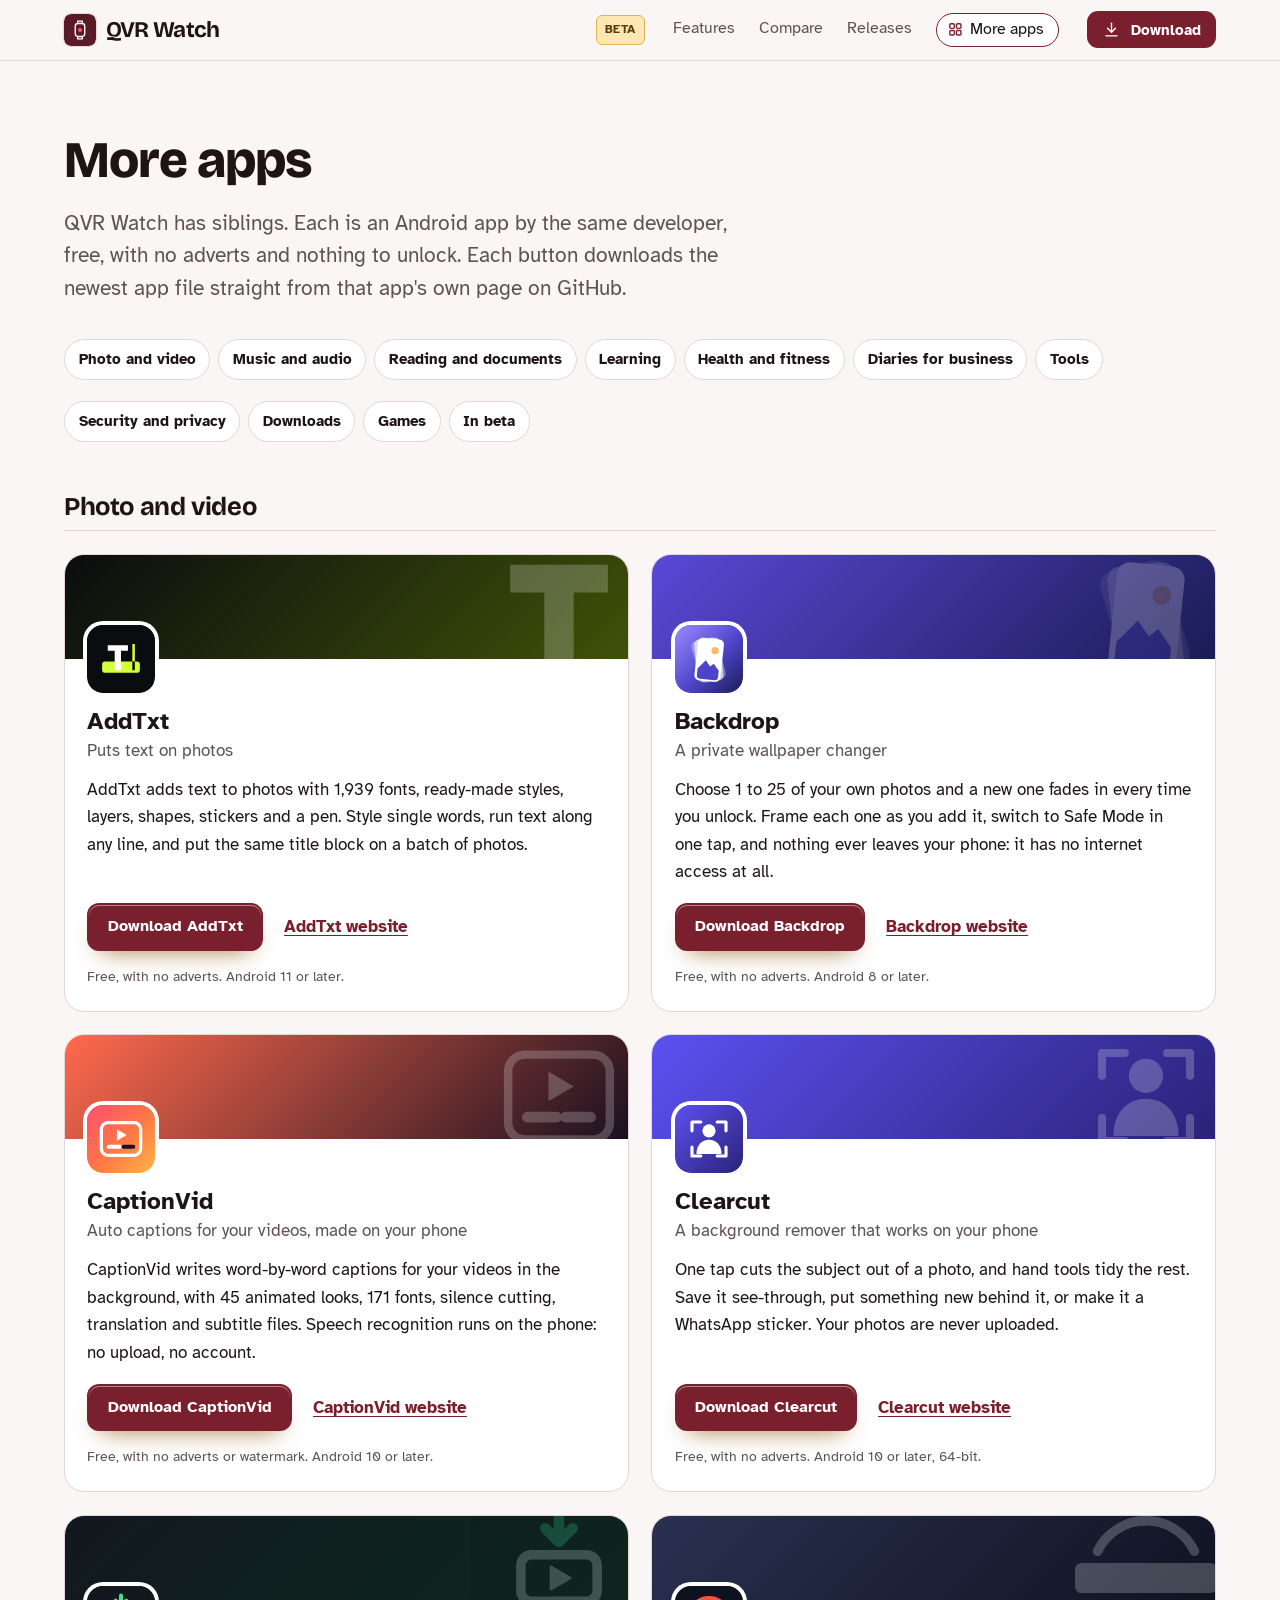
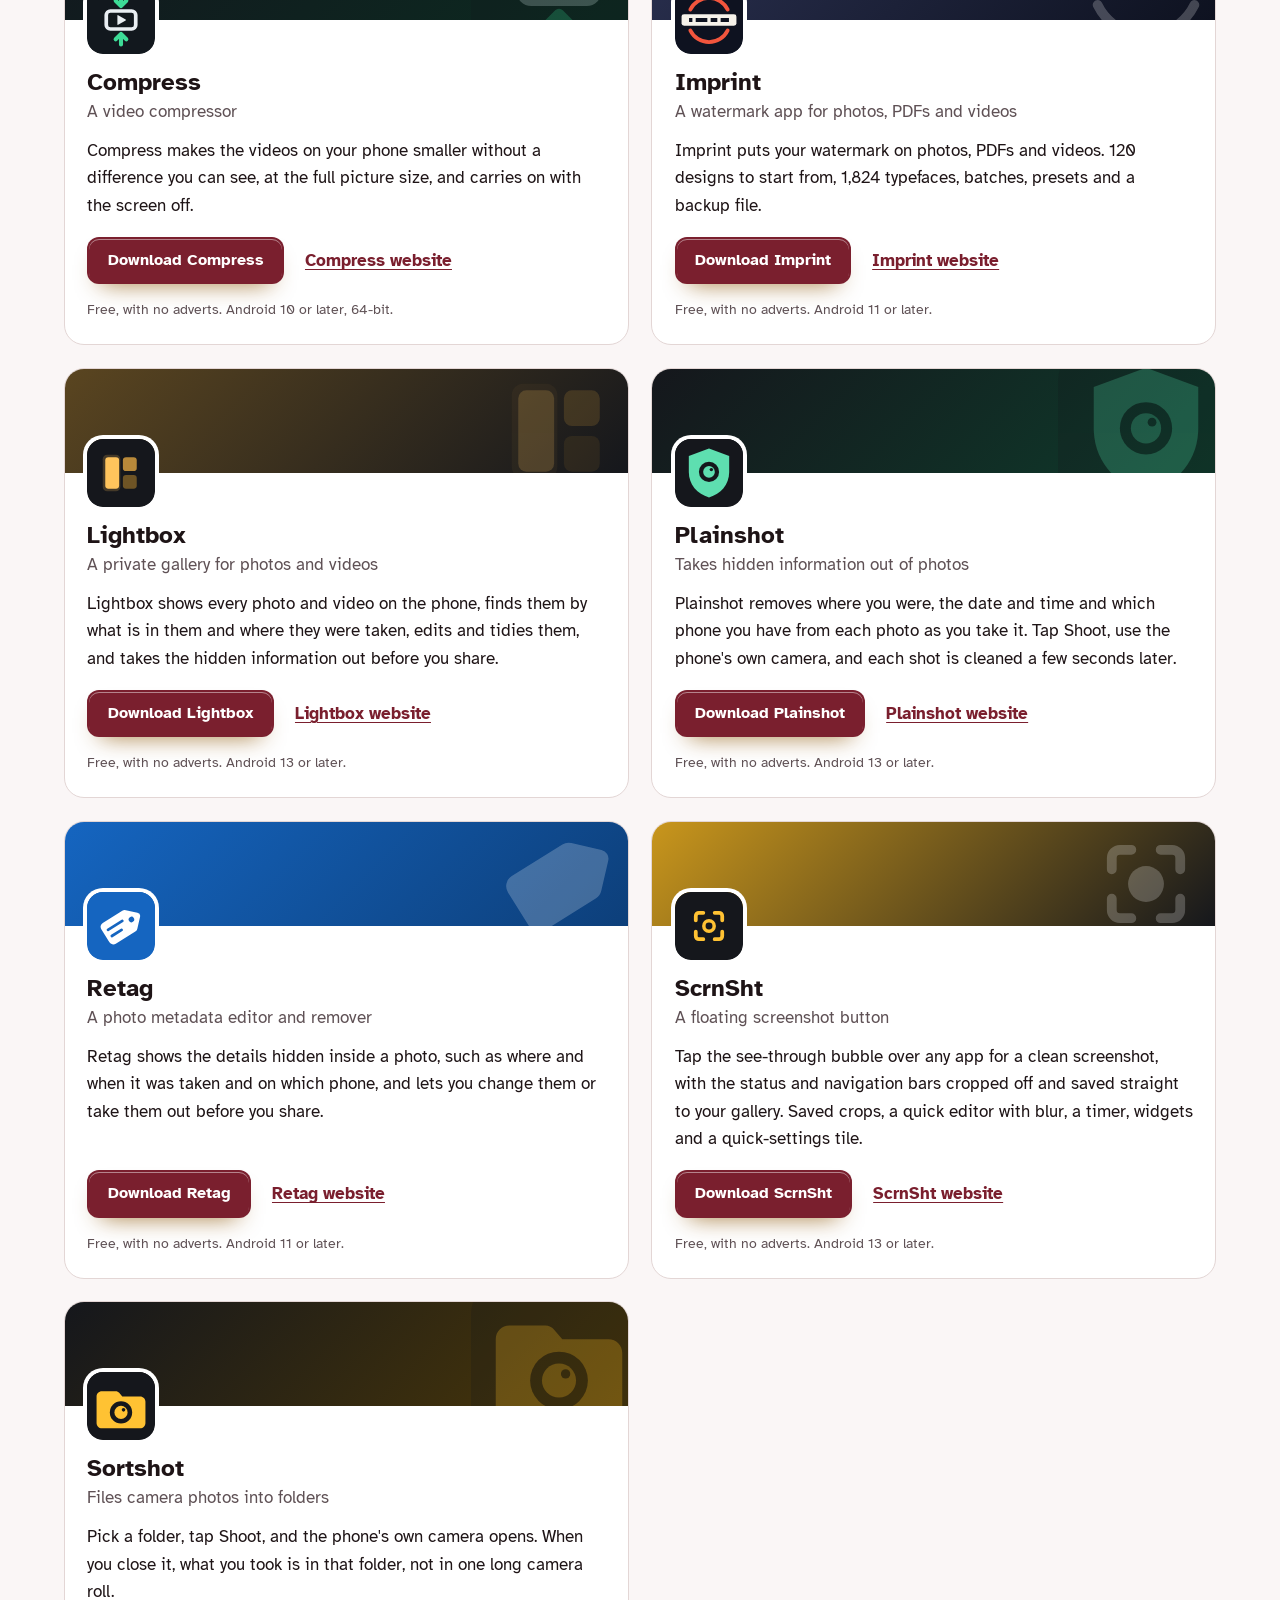
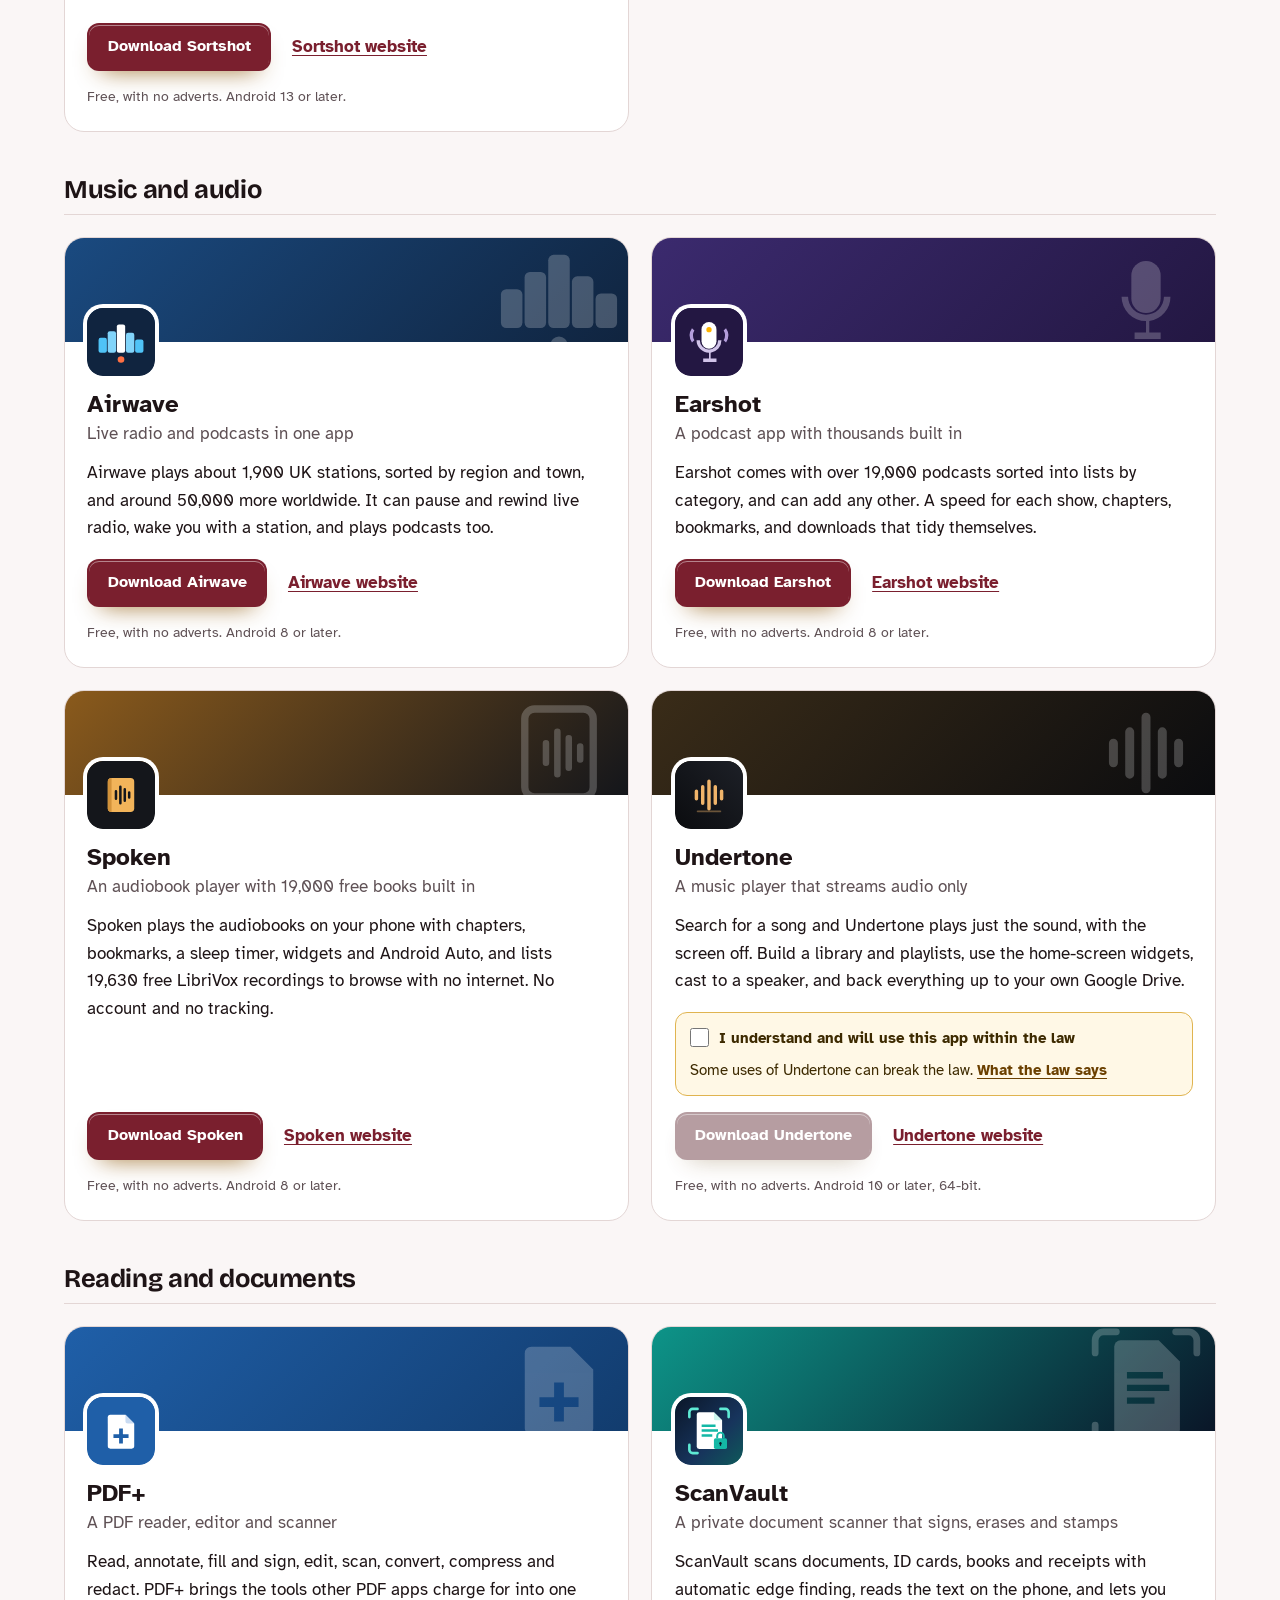
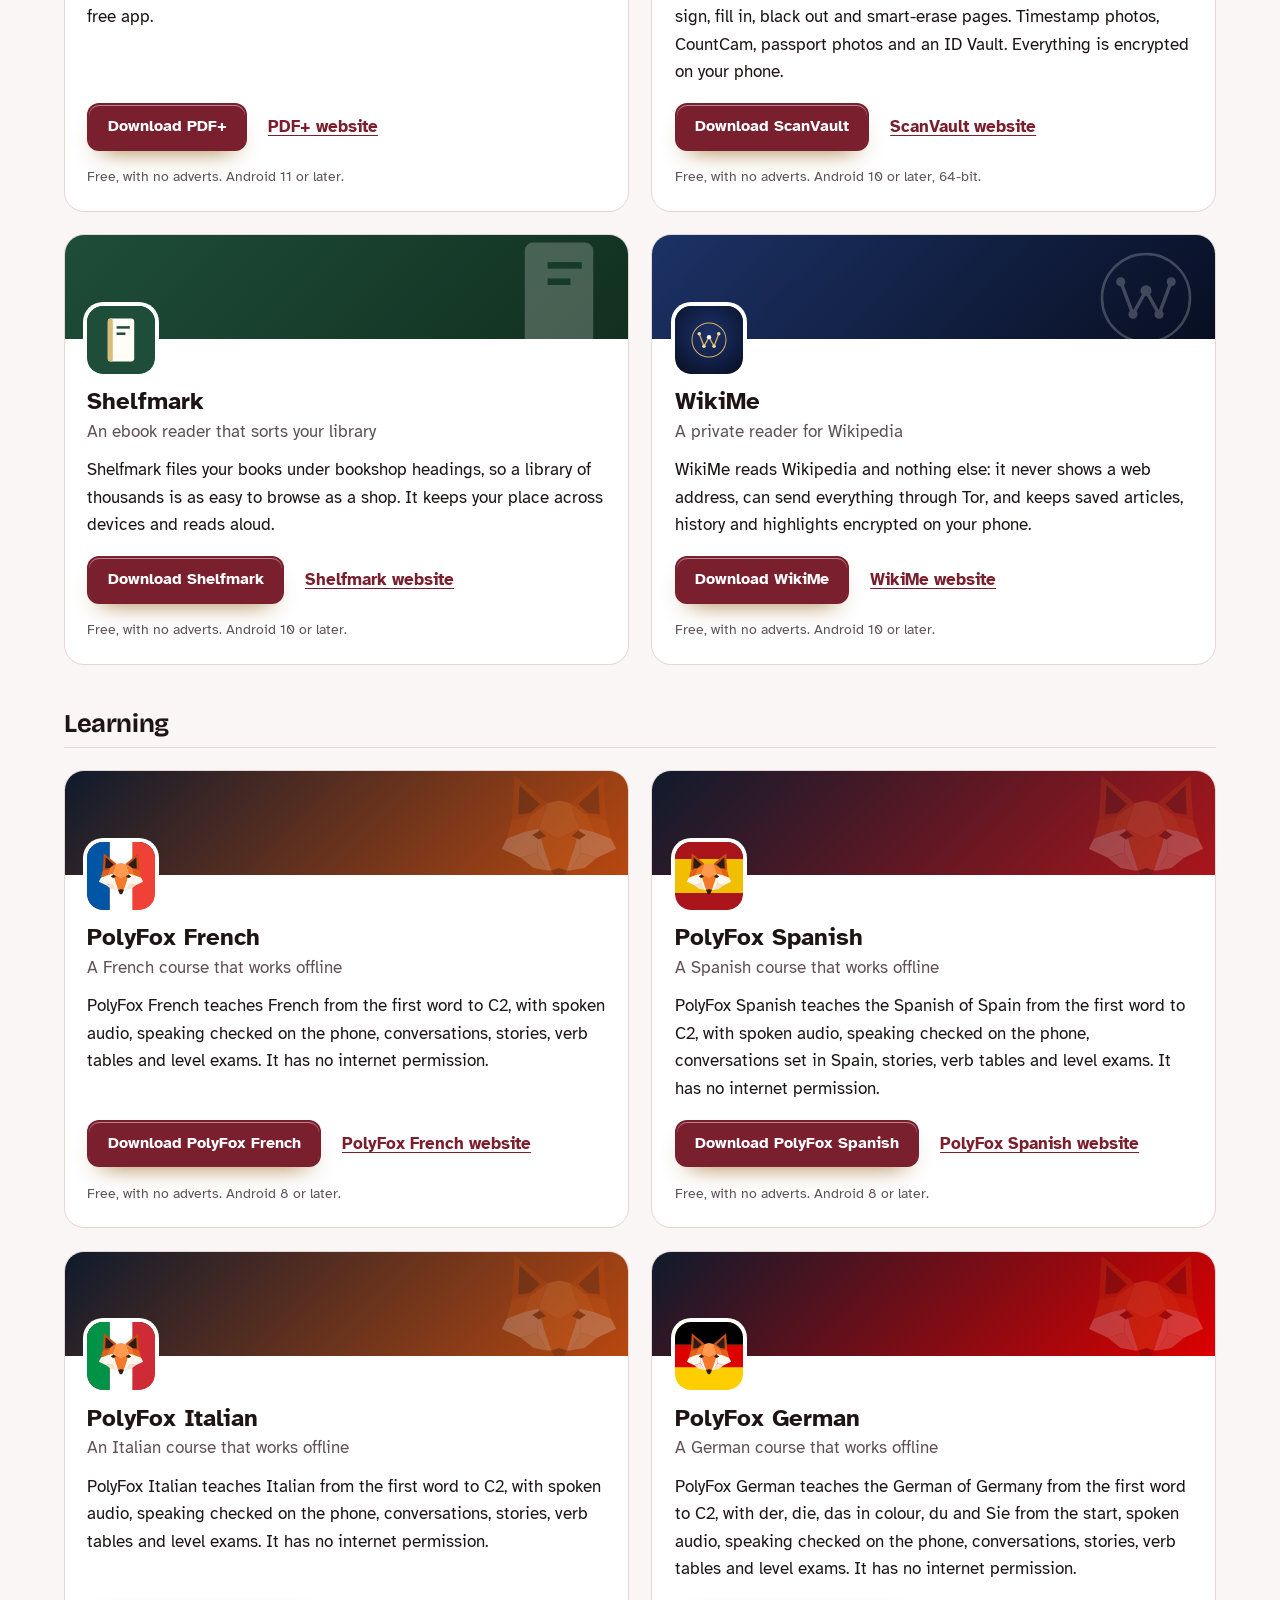
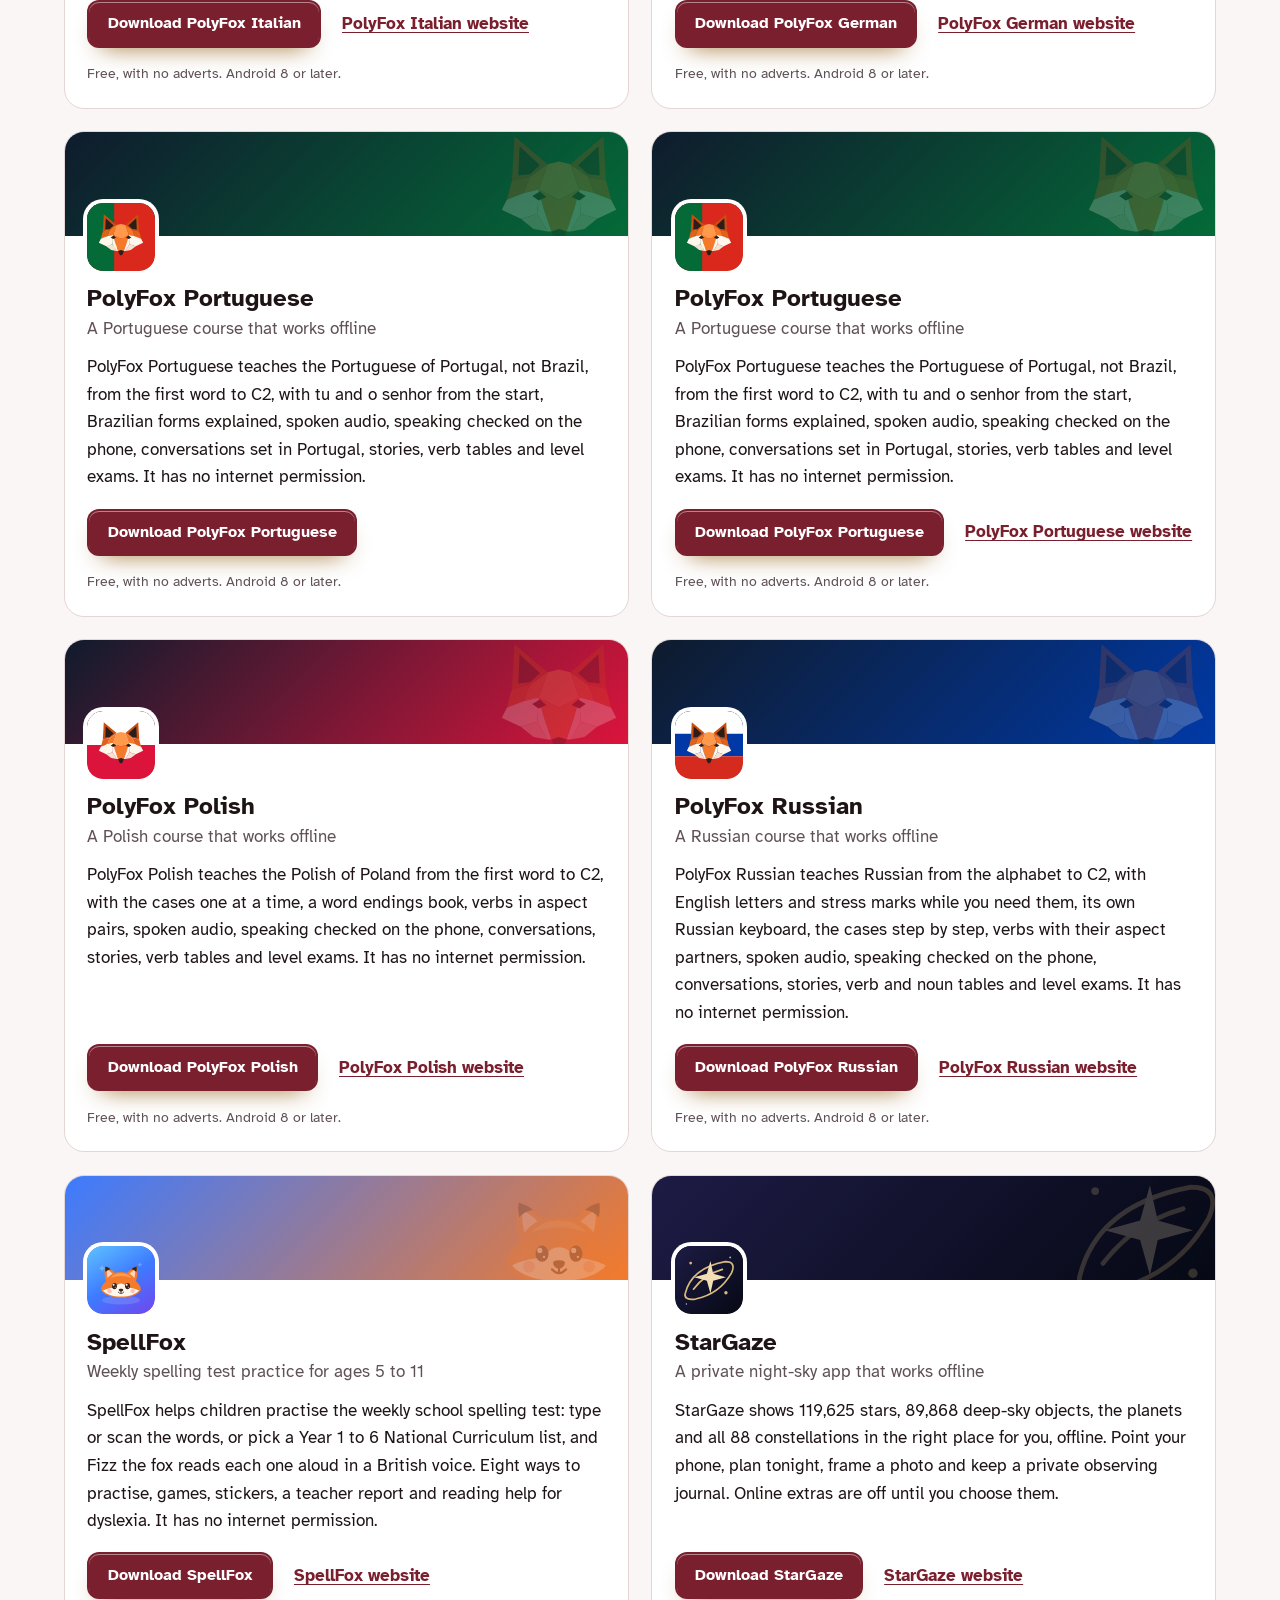
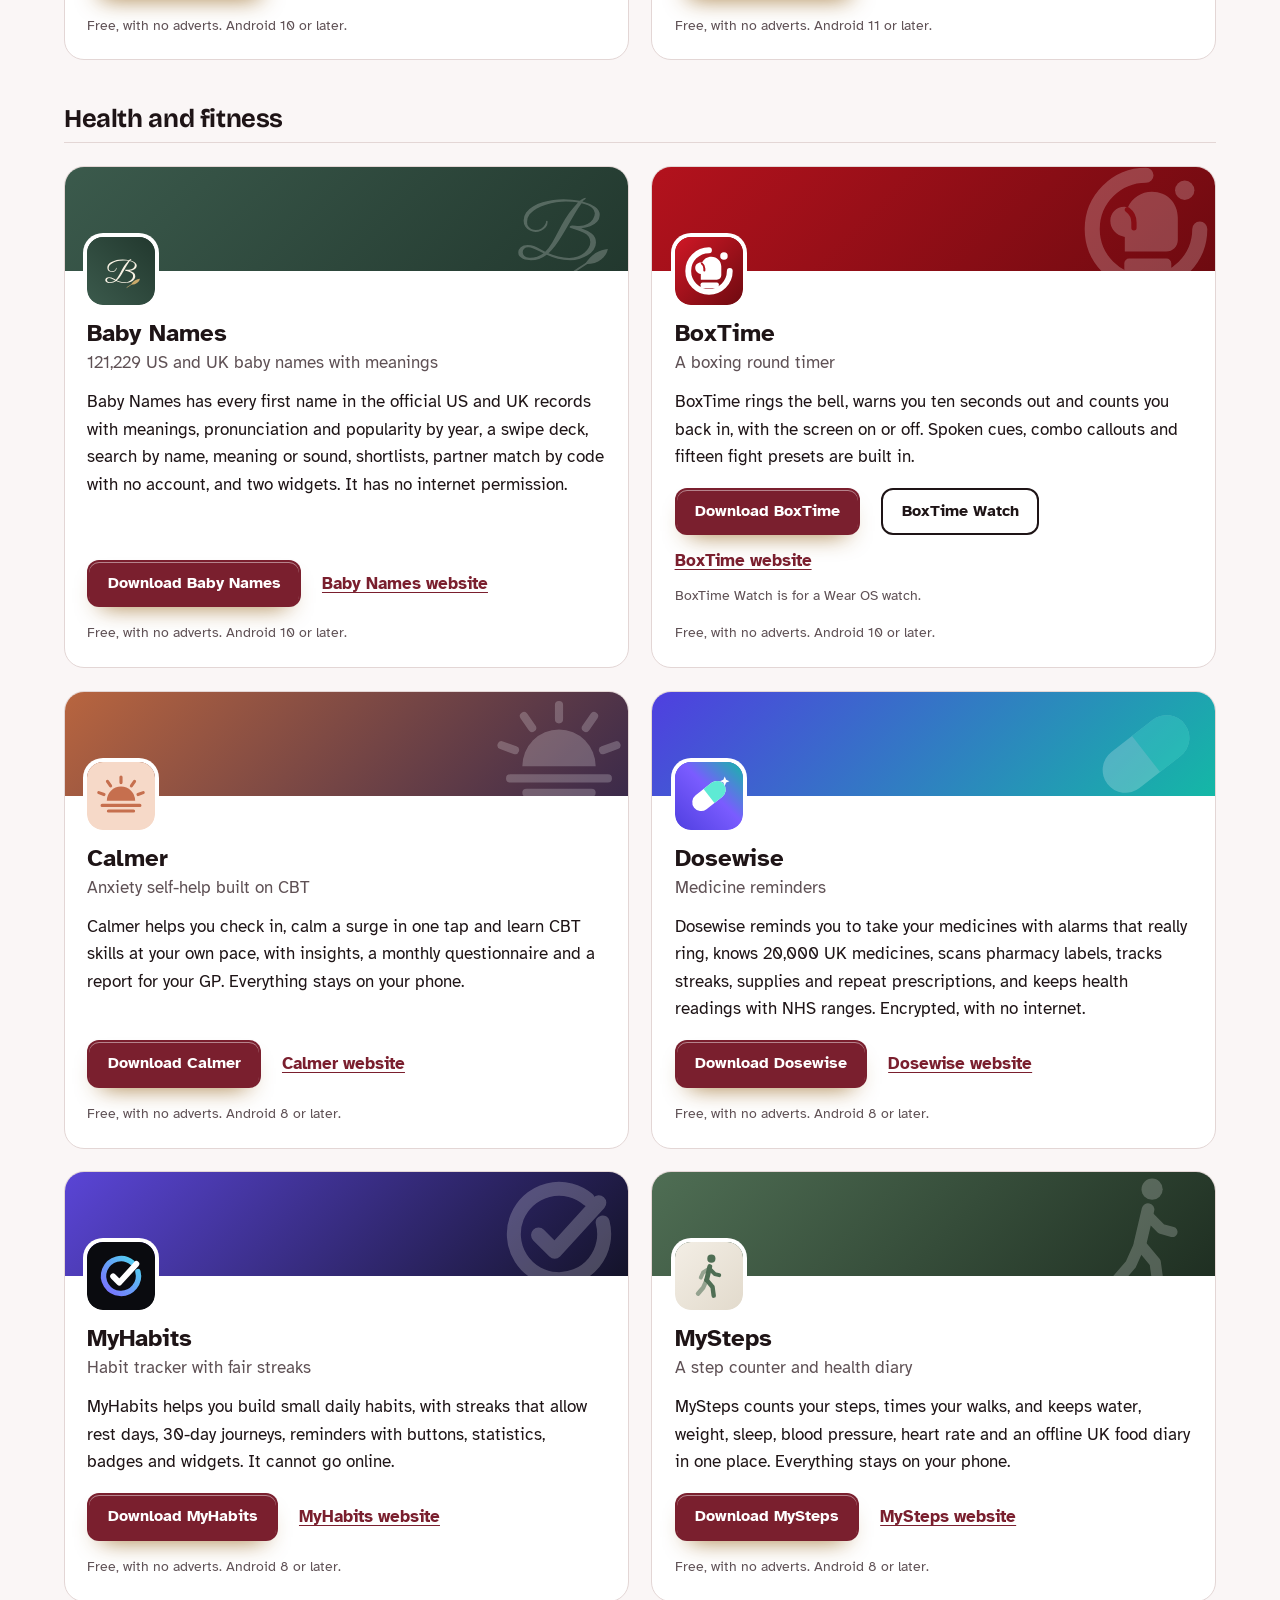
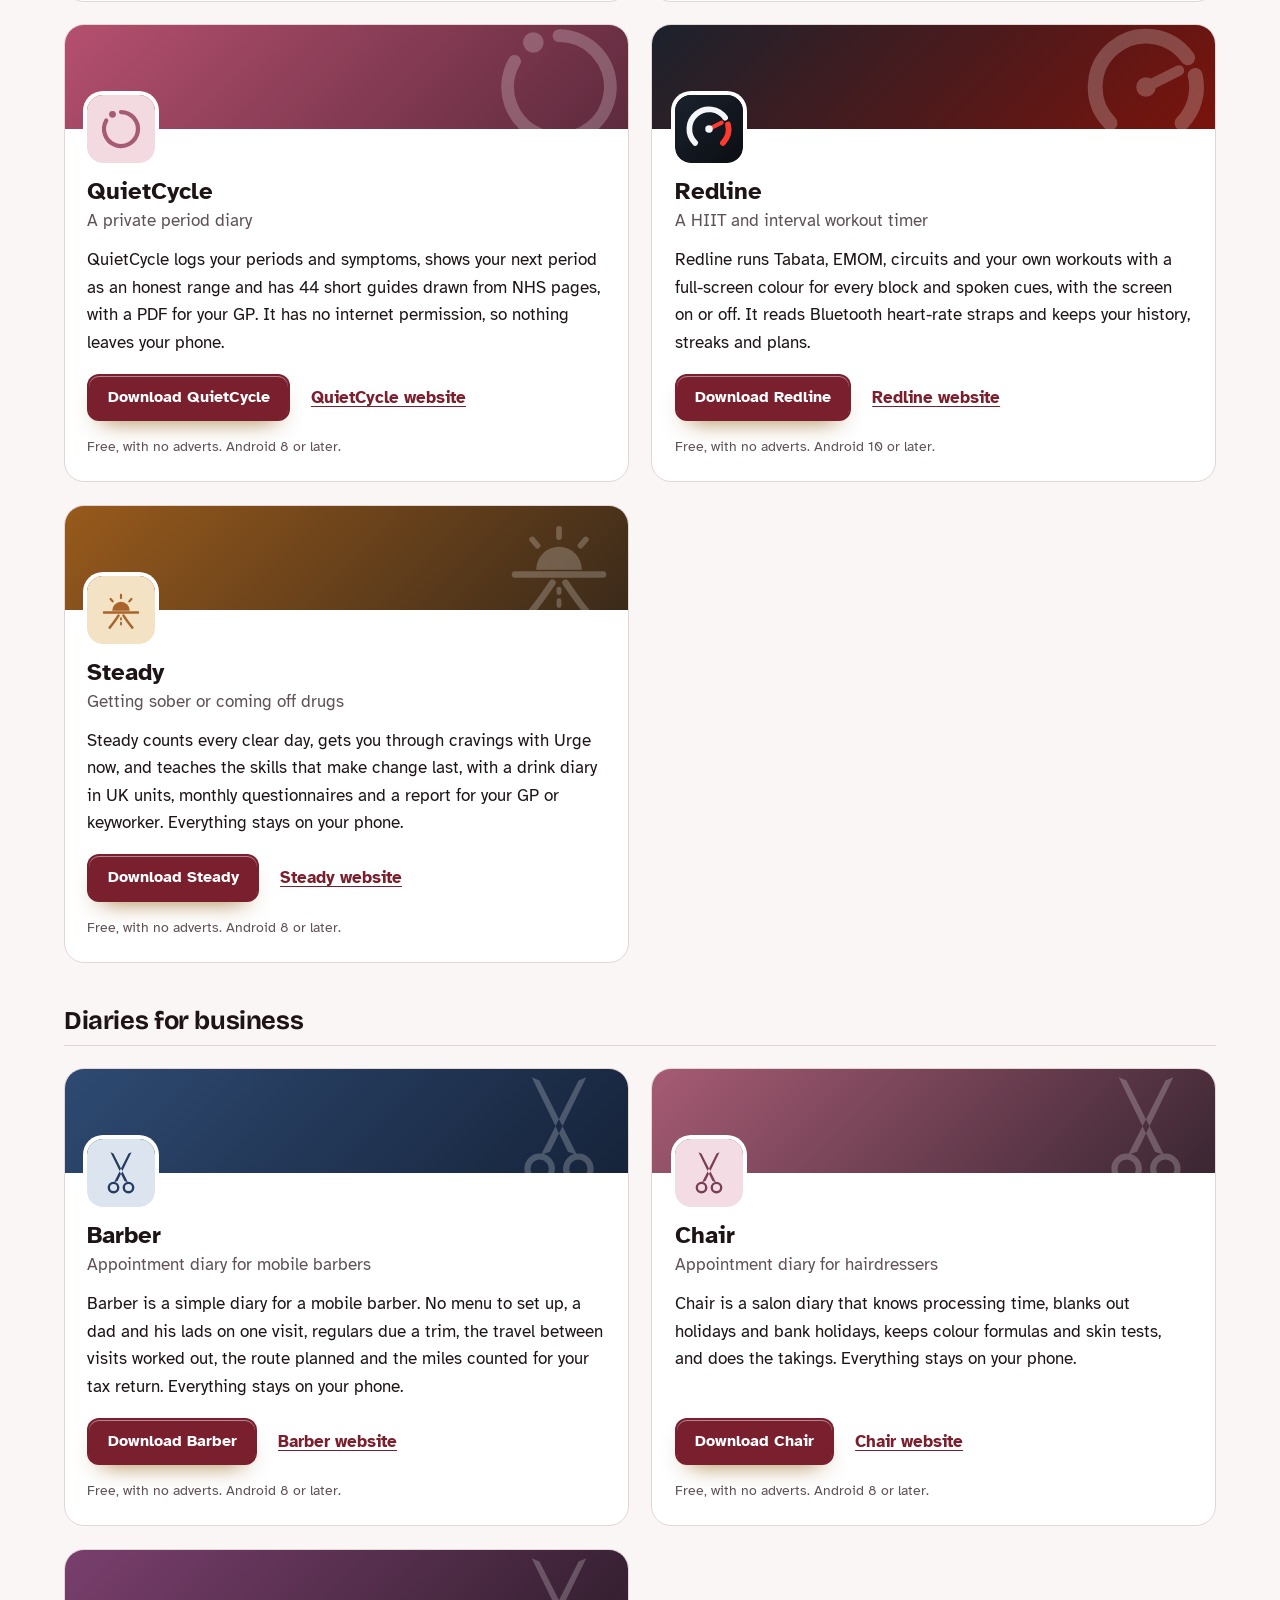
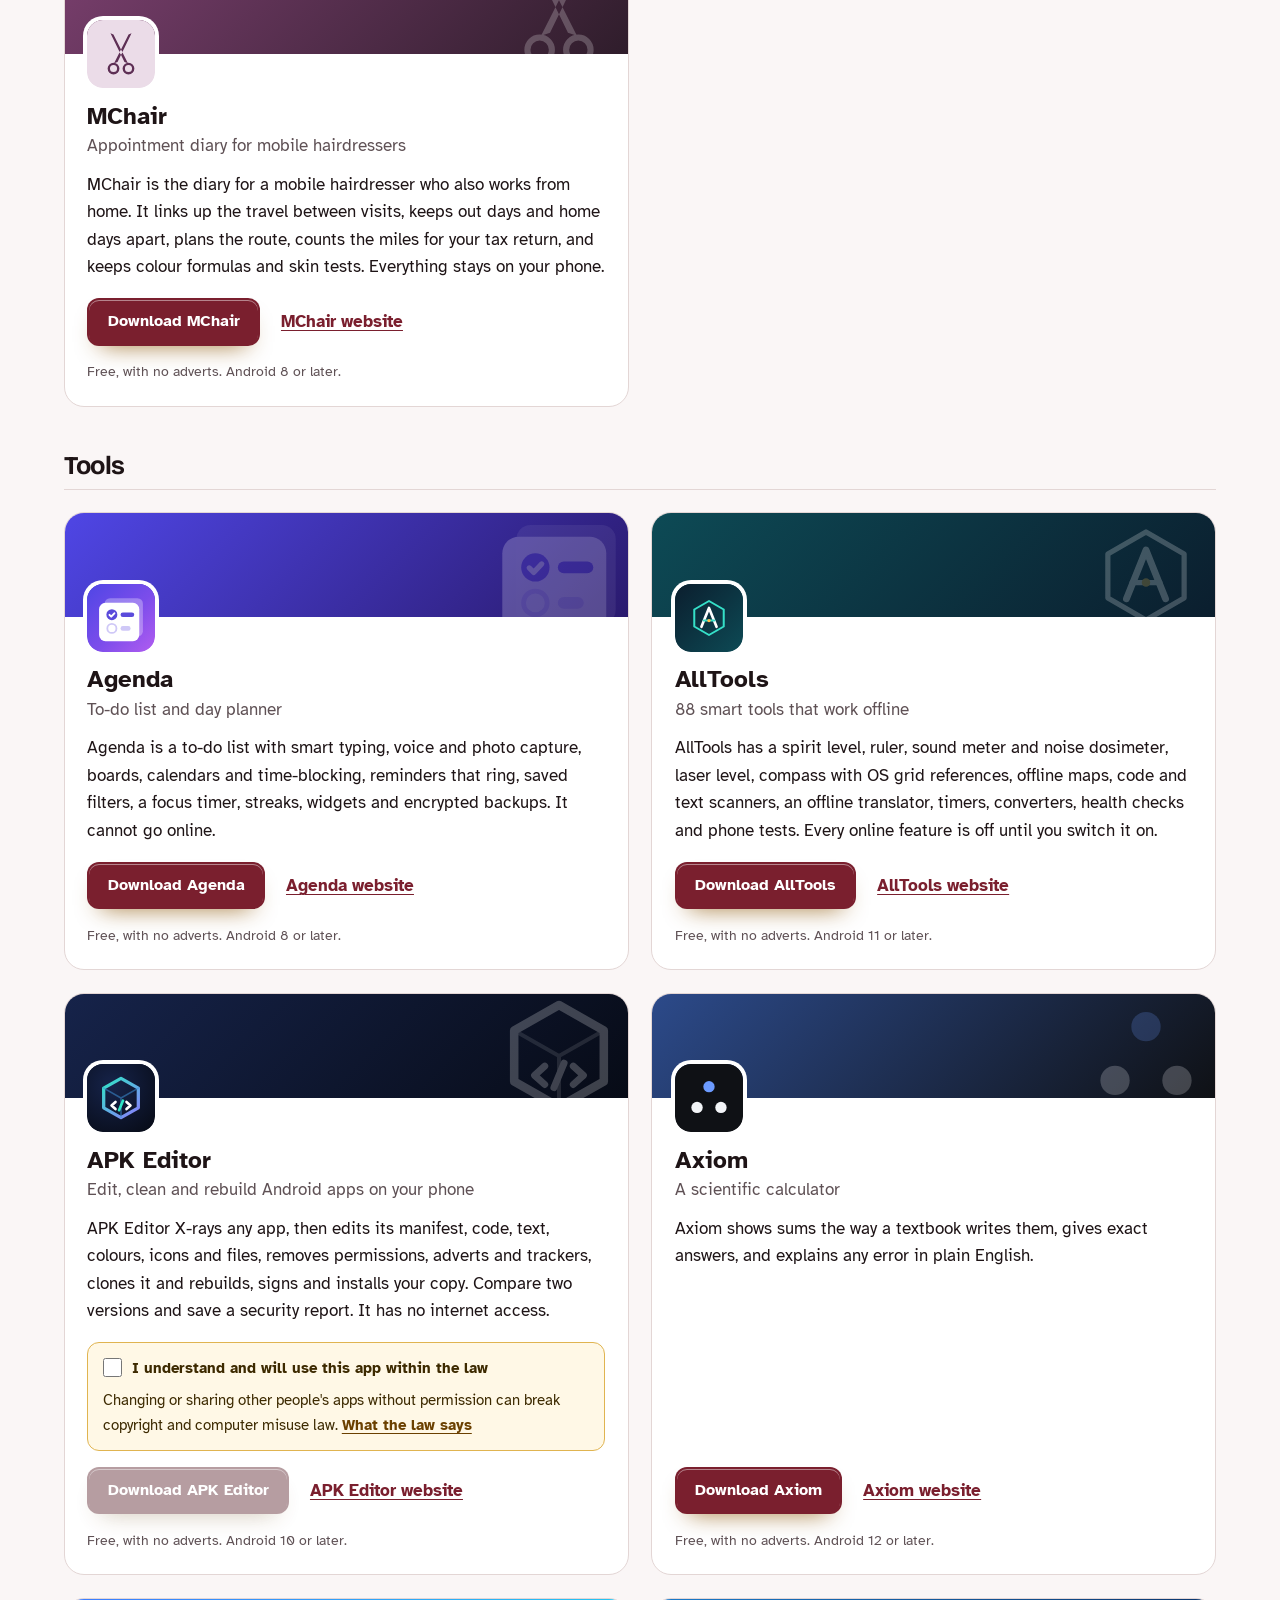
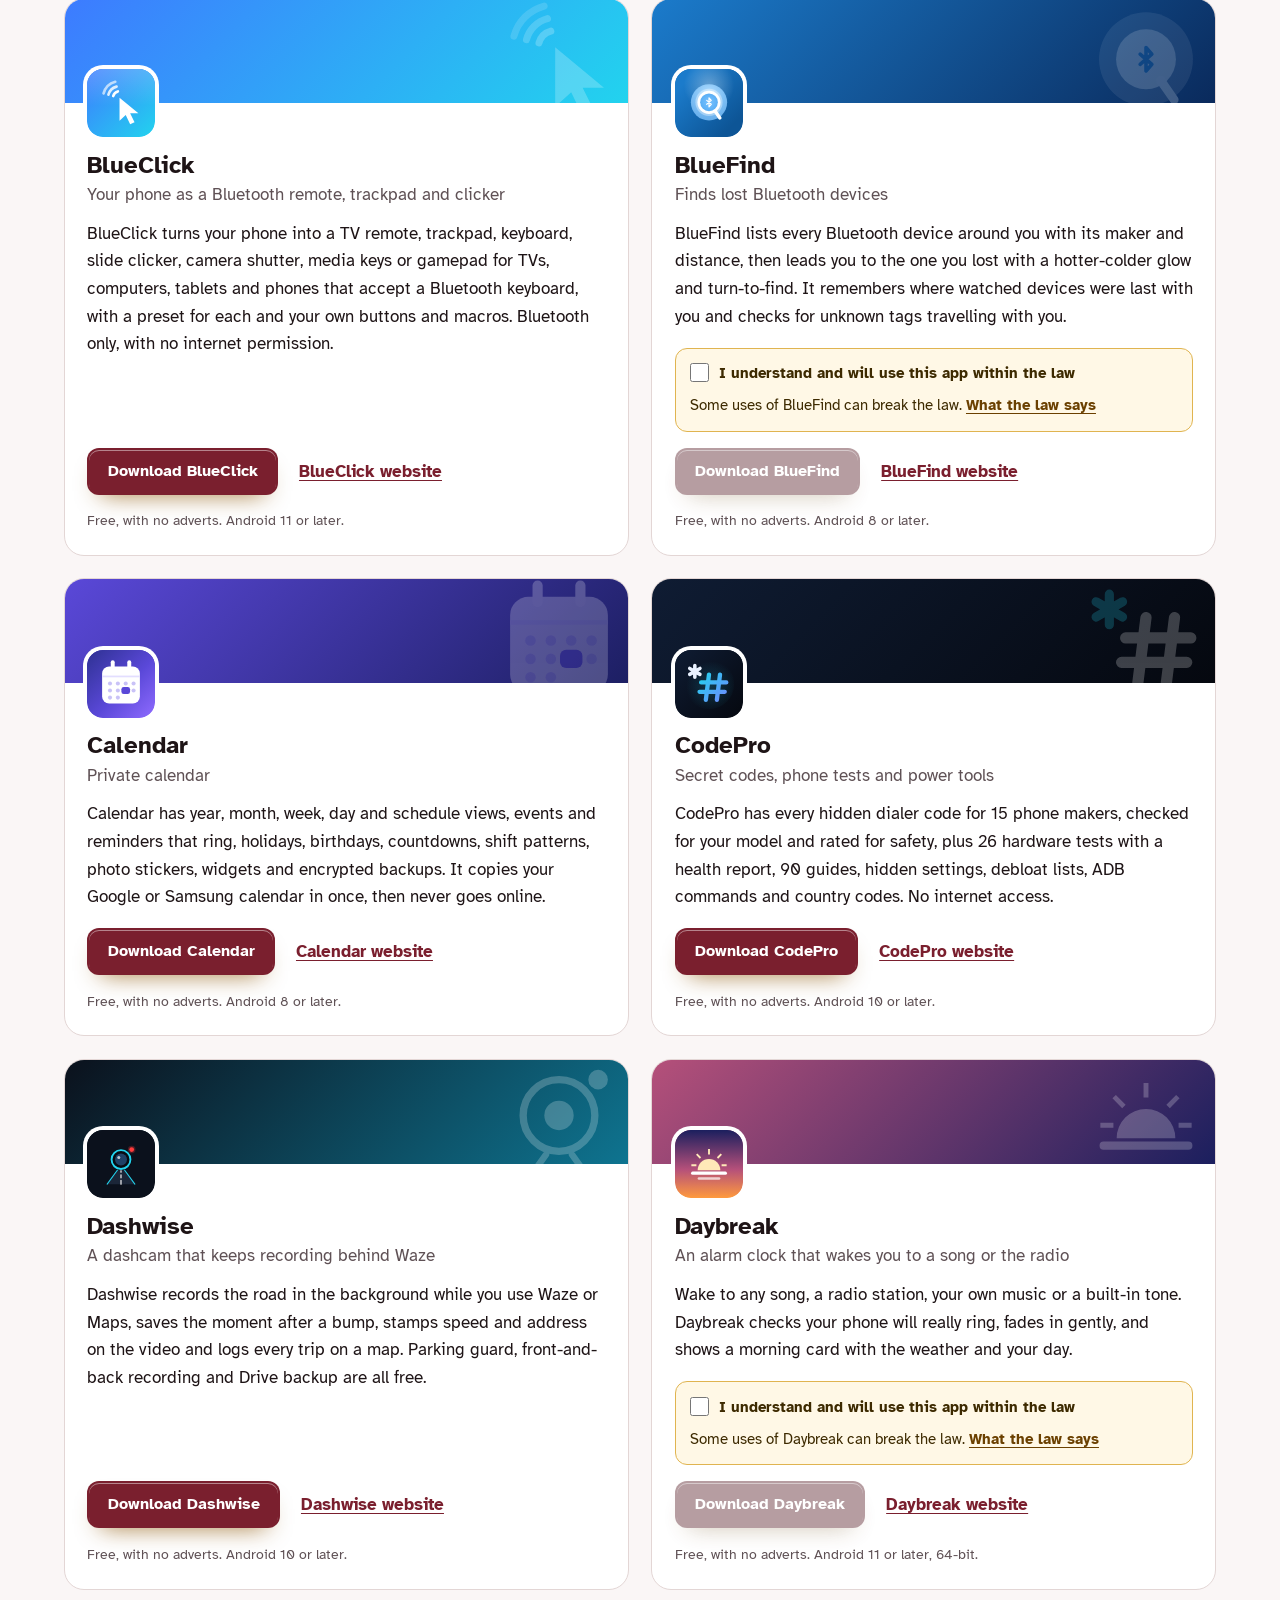
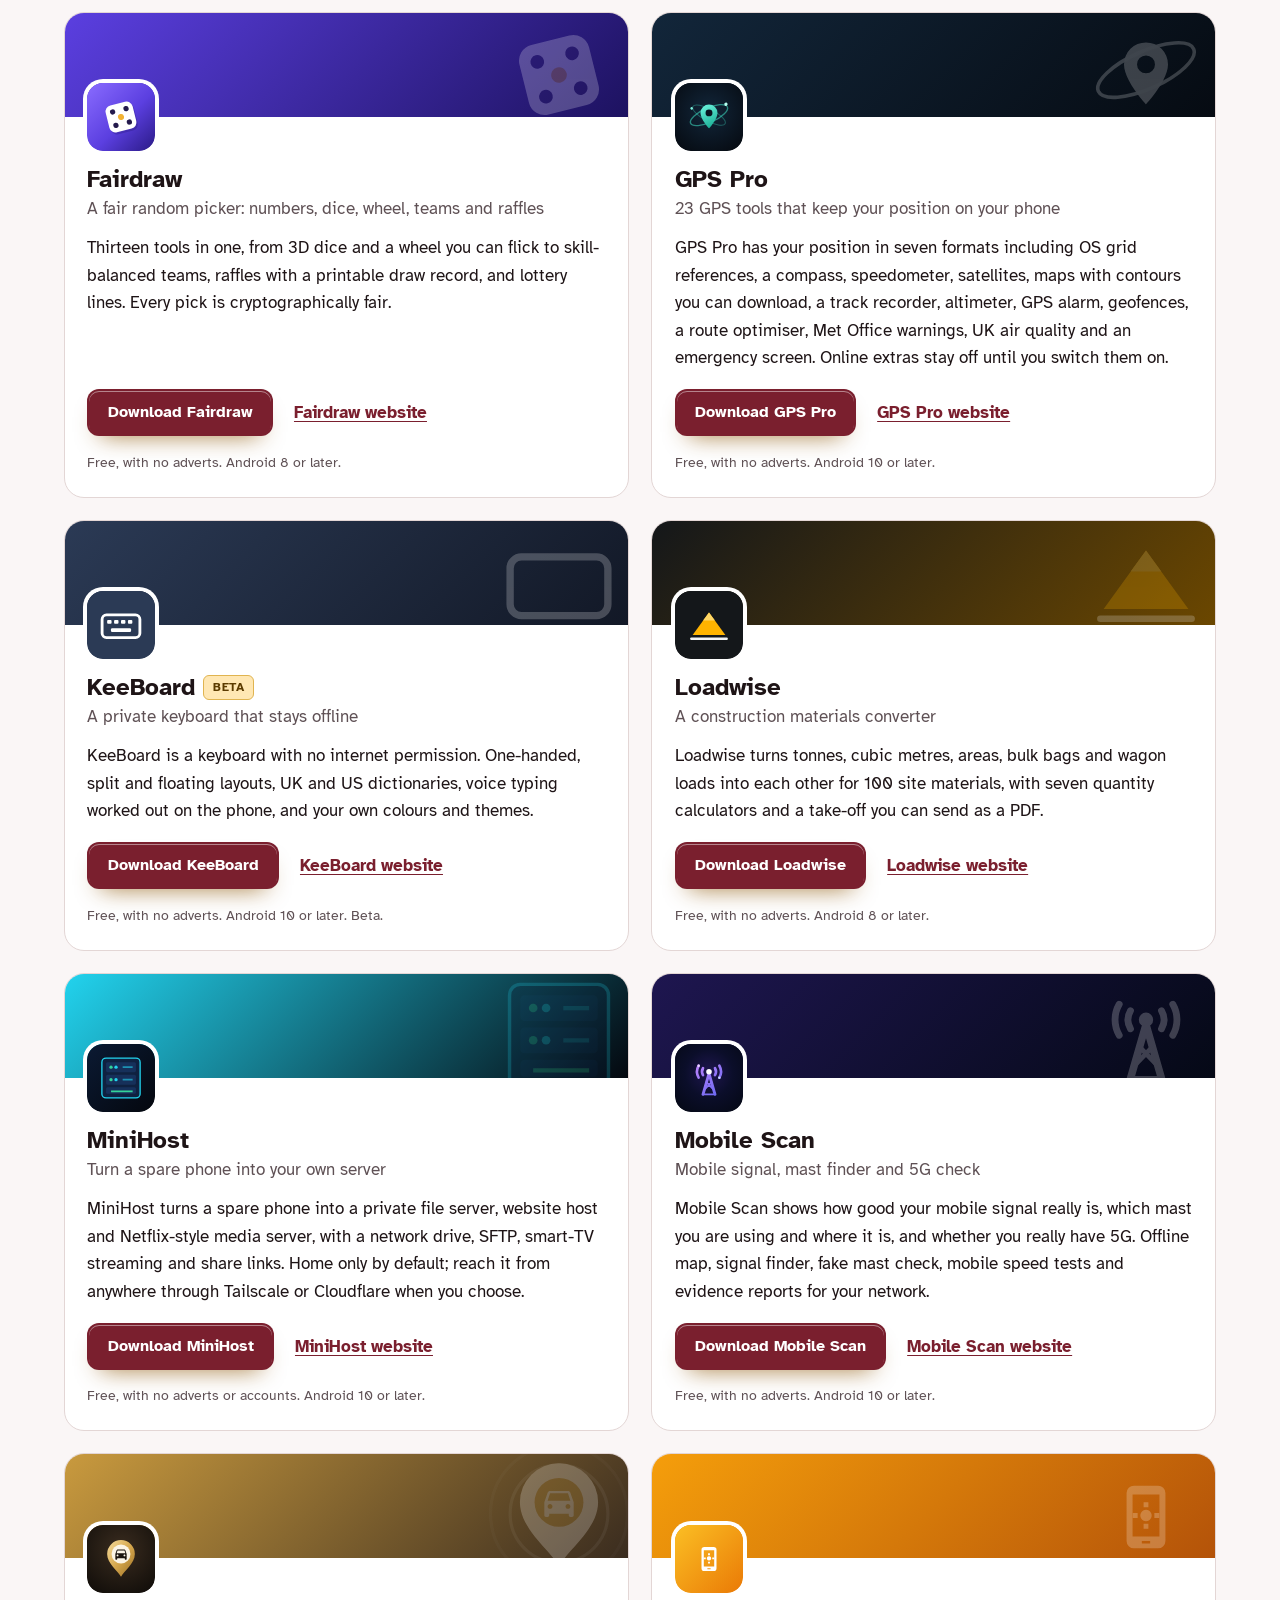
<file: more-apps.html>
<!DOCTYPE html>
<html lang="en-GB">
<head>
<meta charset="utf-8">
<meta name="viewport" content="width=device-width, initial-scale=1">
<title>More free Android apps from the maker of QVR Watch</title>
<meta name="description" content="All 99 free Android apps from the maker of QVR Watch, in one list by category, each with its download and a link to its website.">
<meta name="author" content="Jonathan Jackson">
<link rel="canonical" href="https://customgpter.github.io/qvr-watch/more-apps.html">
<meta name="theme-color" content="#faf6f6" media="(prefers-color-scheme: light)">
<meta name="theme-color" content="#110a0c" media="(prefers-color-scheme: dark)">
<meta property="og:type" content="website">
<meta property="og:site_name" content="QVR Watch">
<meta property="og:title" content="More free Android apps from the maker of QVR Watch">
<meta property="og:description" content="All 99 free Android apps from the maker of QVR Watch, in one list by category, each with its download and a link to its website.">
<meta property="og:url" content="https://customgpter.github.io/qvr-watch/more-apps.html">
<meta property="og:image" content="https://customgpter.github.io/qvr-watch/assets/og.png">
<meta property="og:image:width" content="1200">
<meta property="og:image:height" content="630">
<meta property="og:image:alt" content="QVR Watch Control on a phone, connected to a watch and ready to record">
<meta property="og:locale" content="en_GB">
<meta name="twitter:card" content="summary_large_image">
<link rel="icon" href="./assets/favicon.svg" type="image/svg+xml">
<link rel="apple-touch-icon" href="./assets/apple-touch-icon.png">
<link rel="preload" href="./assets/fonts/bricolage-grotesque-latin.woff2" as="font" type="font/woff2" crossorigin>
<link rel="preload" href="./assets/fonts/atkinson-hyperlegible-latin-400-normal.woff2" as="font" type="font/woff2" crossorigin>
<link rel="stylesheet" href="./assets/site.css?v=1">
<link rel="stylesheet" href="./assets/house.css?v=1">
<script type="application/ld+json">{"@context":"https://schema.org","@type":"ItemList","name":"Apps from the maker of QVR Watch","url":"https://customgpter.github.io/qvr-watch/more-apps.html","itemListElement":[{"@type":"ListItem","position":1,"name":"AddTxt","url":"https://customgpter.github.io/addtxt/"},{"@type":"ListItem","position":2,"name":"Backdrop","url":"https://customgpter.github.io/backdrop/"},{"@type":"ListItem","position":3,"name":"CaptionVid","url":"https://customgpter.github.io/captionvid/"},{"@type":"ListItem","position":4,"name":"Clearcut","url":"https://customgpter.github.io/clearcut/"},{"@type":"ListItem","position":5,"name":"Compress","url":"https://customgpter.github.io/compress/"},{"@type":"ListItem","position":6,"name":"Imprint","url":"https://customgpter.github.io/imprint/"},{"@type":"ListItem","position":7,"name":"Lightbox","url":"https://customgpter.github.io/lightbox/"},{"@type":"ListItem","position":8,"name":"Plainshot","url":"https://customgpter.github.io/plainshot/"},{"@type":"ListItem","position":9,"name":"Retag","url":"https://customgpter.github.io/retag/"},{"@type":"ListItem","position":10,"name":"ScrnSht","url":"https://customgpter.github.io/scrnsht/"},{"@type":"ListItem","position":11,"name":"Sortshot","url":"https://customgpter.github.io/sortshot/"},{"@type":"ListItem","position":12,"name":"Airwave","url":"https://customgpter.github.io/airwave/"},{"@type":"ListItem","position":13,"name":"Earshot","url":"https://customgpter.github.io/earshot/"},{"@type":"ListItem","position":14,"name":"Spoken","url":"https://customgpter.github.io/spoken/"},{"@type":"ListItem","position":15,"name":"Undertone","url":"https://customgpter.github.io/undertone/"},{"@type":"ListItem","position":16,"name":"PDF+","url":"https://customgpter.github.io/pdfplus/"},{"@type":"ListItem","position":17,"name":"ScanVault","url":"https://customgpter.github.io/scanvault/"},{"@type":"ListItem","position":18,"name":"Shelfmark","url":"https://customgpter.github.io/shelfmark/"},{"@type":"ListItem","position":19,"name":"WikiMe","url":"https://customgpter.github.io/wikime/"},{"@type":"ListItem","position":20,"name":"PolyFox French","url":"https://customgpter.github.io/polyfox/"},{"@type":"ListItem","position":21,"name":"PolyFox German","url":"https://customgpter.github.io/polyfox-german/"},{"@type":"ListItem","position":22,"name":"PolyFox Portuguese","url":"https://customgpter.github.io/polyfox-portuguese/"},{"@type":"ListItem","position":23,"name":"PolyFox Polish","url":"https://customgpter.github.io/polyfox-polish/"},{"@type":"ListItem","position":24,"name":"PolyFox Russian","url":"https://customgpter.github.io/polyfox-russian/"},{"@type":"ListItem","position":25,"name":"SpellFox","url":"https://customgpter.github.io/spellfox/"},{"@type":"ListItem","position":26,"name":"StarGaze","url":"https://customgpter.github.io/stargaze/"},{"@type":"ListItem","position":27,"name":"Baby Names","url":"https://customgpter.github.io/babynames/"},{"@type":"ListItem","position":28,"name":"BoxTime","url":"https://customgpter.github.io/boxtime/"},{"@type":"ListItem","position":29,"name":"Calmer","url":"https://customgpter.github.io/calmer/"},{"@type":"ListItem","position":30,"name":"Dosewise","url":"https://customgpter.github.io/dosewise/"},{"@type":"ListItem","position":31,"name":"MyHabits","url":"https://customgpter.github.io/myhabits/"},{"@type":"ListItem","position":32,"name":"MySteps","url":"https://customgpter.github.io/mysteps/"},{"@type":"ListItem","position":33,"name":"QuietCycle","url":"https://customgpter.github.io/quietcycle/"},{"@type":"ListItem","position":34,"name":"Redline","url":"https://customgpter.github.io/redline/"},{"@type":"ListItem","position":35,"name":"Steady","url":"https://customgpter.github.io/steady/"},{"@type":"ListItem","position":36,"name":"Barber","url":"https://customgpter.github.io/barber/"},{"@type":"ListItem","position":37,"name":"Chair","url":"https://customgpter.github.io/chair/"},{"@type":"ListItem","position":38,"name":"MChair","url":"https://customgpter.github.io/mchair/"},{"@type":"ListItem","position":39,"name":"Agenda","url":"https://customgpter.github.io/agenda/"},{"@type":"ListItem","position":40,"name":"AllTools","url":"https://customgpter.github.io/alltools/"},{"@type":"ListItem","position":41,"name":"APK Editor","url":"https://customgpter.github.io/apkeditor/"},{"@type":"ListItem","position":42,"name":"Axiom","url":"https://customgpter.github.io/axiom/"},{"@type":"ListItem","position":43,"name":"BlueClick","url":"https://customgpter.github.io/blueclick/"},{"@type":"ListItem","position":44,"name":"BlueFind","url":"https://customgpter.github.io/bluefind/"},{"@type":"ListItem","position":45,"name":"Calendar","url":"https://customgpter.github.io/calendar/"},{"@type":"ListItem","position":46,"name":"CodePro","url":"https://customgpter.github.io/codepro/"},{"@type":"ListItem","position":47,"name":"Dashwise","url":"https://customgpter.github.io/dashwise/"},{"@type":"ListItem","position":48,"name":"Daybreak","url":"https://customgpter.github.io/daybreak/"},{"@type":"ListItem","position":49,"name":"Fairdraw","url":"https://customgpter.github.io/fairdraw/"},{"@type":"ListItem","position":50,"name":"GPS Pro","url":"https://customgpter.github.io/gpspro/"},{"@type":"ListItem","position":51,"name":"KeeBoard","url":"https://customgpter.github.io/keeboard/"},{"@type":"ListItem","position":52,"name":"Loadwise","url":"https://customgpter.github.io/loadwise/"},{"@type":"ListItem","position":53,"name":"MiniHost","url":"https://customgpter.github.io/minihost/"},{"@type":"ListItem","position":54,"name":"Mobile Scan","url":"https://customgpter.github.io/mobilescan/"},{"@type":"ListItem","position":55,"name":"Parkwise","url":"https://customgpter.github.io/parkwise/"},{"@type":"ListItem","position":56,"name":"Pocketmind","url":"https://customgpter.github.io/pocketmind/"},{"@type":"ListItem","position":57,"name":"Refine","url":"https://customgpter.github.io/refine/"},{"@type":"ListItem","position":58,"name":"Shiftwise","url":"https://customgpter.github.io/shiftwise/"},{"@type":"ListItem","position":59,"name":"SimpleCalc","url":"https://customgpter.github.io/simplecalc/"},{"@type":"ListItem","position":60,"name":"Skyline","url":"https://customgpter.github.io/skyline/"},{"@type":"ListItem","position":61,"name":"Slipway","url":"https://customgpter.github.io/slipway/"},{"@type":"ListItem","position":62,"name":"Tagger","url":"https://customgpter.github.io/tagger/"},{"@type":"ListItem","position":63,"name":"TotalClean","url":"https://customgpter.github.io/totalclean/"},{"@type":"ListItem","position":64,"name":"TVLink","url":"https://customgpter.github.io/tvlink/"},{"@type":"ListItem","position":65,"name":"Unbox","url":"https://customgpter.github.io/unbox/"},{"@type":"ListItem","position":66,"name":"WhatsKeep","url":"https://customgpter.github.io/whatskeep/"},{"@type":"ListItem","position":67,"name":"WiFi Scan","url":"https://customgpter.github.io/wifiscan/"},{"@type":"ListItem","position":68,"name":"Auditly","url":"https://customgpter.github.io/auditly/"},{"@type":"ListItem","position":69,"name":"Backchannel","url":"https://customgpter.github.io/backchannel/"},{"@type":"ListItem","position":70,"name":"ENotes","url":"https://customgpter.github.io/enotes/"},{"@type":"ListItem","position":71,"name":"FindMe","url":"https://customgpter.github.io/findme/"},{"@type":"ListItem","position":72,"name":"iLock","url":"https://customgpter.github.io/ilock/"},{"@type":"ListItem","position":73,"name":"ImSafe","url":"https://customgpter.github.io/imsafe/"},{"@type":"ListItem","position":74,"name":"IShred","url":"https://customgpter.github.io/ishred/"},{"@type":"ListItem","position":75,"name":"LockBox","url":"https://customgpter.github.io/lockbox/"},{"@type":"ListItem","position":76,"name":"PassVault","url":"https://customgpter.github.io/passvault/"},{"@type":"ListItem","position":77,"name":"SpyFind","url":"https://customgpter.github.io/spyfind/"},{"@type":"ListItem","position":78,"name":"TextWipe","url":"https://customgpter.github.io/textwipe/"},{"@type":"ListItem","position":79,"name":"Tracewire","url":"https://customgpter.github.io/tracewire/"},{"@type":"ListItem","position":80,"name":"Vigil","url":"https://customgpter.github.io/vigil/"},{"@type":"ListItem","position":81,"name":"Grab","url":"https://customgpter.github.io/grab/"},{"@type":"ListItem","position":82,"name":"Swarm","url":"https://customgpter.github.io/swarm/"},{"@type":"ListItem","position":83,"name":"Plane Games","url":"https://customgpter.github.io/plane-games/"},{"@type":"ListItem","position":84,"name":"Ninefold","url":"https://customgpter.github.io/ninefold/"},{"@type":"ListItem","position":85,"name":"Cubewise","url":"https://customgpter.github.io/cubewise/"},{"@type":"ListItem","position":86,"name":"Tilewise","url":"https://customgpter.github.io/tilewise/"},{"@type":"ListItem","position":87,"name":"Letterwise","url":"https://customgpter.github.io/letterwise/"},{"@type":"ListItem","position":88,"name":"Kingside","url":"https://customgpter.github.io/kingside/"},{"@type":"ListItem","position":89,"name":"Deckhand","url":"https://customgpter.github.io/deckhand/"},{"@type":"ListItem","position":90,"name":"SNESForge","url":"https://customgpter.github.io/snesforge/"},{"@type":"ListItem","position":91,"name":"Fame Boy","url":"https://customgpter.github.io/fameboy/"},{"@type":"ListItem","position":92,"name":"PSPPro","url":"https://customgpter.github.io/psppro/"},{"@type":"ListItem","position":93,"name":"MegaGen","url":"https://customgpter.github.io/megagen/"},{"@type":"ListItem","position":94,"name":"QVR","url":"https://customgpter.github.io/qvr/"},{"@type":"ListItem","position":95,"name":"QVR Watch","url":"https://customgpter.github.io/qvr-watch/"},{"@type":"ListItem","position":96,"name":"QVRLite","url":"https://customgpter.github.io/qvrlite/"},{"@type":"ListItem","position":97,"name":"Onionz","url":"https://customgpter.github.io/onionz/"},{"@type":"ListItem","position":98,"name":"OnionzWeb","url":"https://customgpter.github.io/onionzweb/"}]}</script>
<link rel="stylesheet" href="./assets/apps-list.css?v=1">
<script src="./assets/apps-list.js?v=1" defer></script>
</head>
<body>
<a class="skip" href="#main">Skip to content</a>
<header class="masthead">
<div class="wrap">
<a class="brand" href="./" aria-label="QVR Watch home"><svg viewBox="0 0 108 108" aria-hidden="true"><rect width="108" height="108" rx="24" fill="#5a1a26"/><rect x="38" y="32" width="32" height="44" rx="9" fill="none" stroke="#fff" stroke-width="4.5"/><path d="M46 32v-8h16v8M46 76v8h16v-8" fill="none" stroke="#fff" stroke-width="4"/><circle cx="54" cy="54" r="6.5" fill="#ff5a5f"/></svg><span>QVR Watch</span></a><span class="beta-tag">Beta</span>
<nav aria-label="Main"><ul><li><a href="./#features">Features</a></li><li><a href="./compare.html">Compare</a></li><li><a href="./releases.html">Releases</a></li><li><a class="more-apps" href="./more-apps.html" aria-current="page"><svg class="ico" viewBox="0 0 24 24" aria-hidden="true"><rect x="4" y="4" width="6.5" height="6.5" rx="1.6"/><rect x="13.5" y="4" width="6.5" height="6.5" rx="1.6"/><rect x="4" y="13.5" width="6.5" height="6.5" rx="1.6"/><rect x="13.5" y="13.5" width="6.5" height="6.5" rx="1.6"/></svg>More apps</a></li></ul></nav>
<a class="button small" href="./#download"><svg class="ico" viewBox="0 0 24 24" aria-hidden="true"><path d="M12 4v11"/><path d="M7 10.5l5 5 5-5"/><path d="M5 20h14"/></svg>Download</a>
</div>
</header>
<main id="main" class="doc">
<div class="wrap">
<div class="measure">
<h1>More apps</h1>
<p class="lede">QVR Watch has siblings. Each is an Android app by the same developer, free, with no adverts and nothing to unlock. Each button downloads the newest app file straight from that app's own page on GitHub.</p>
</div>
<!-- apps:start -->
<nav class="mapps-jump" aria-label="App groups"><ul><li><a href="#apps-photo">Photo and video</a></li><li><a href="#apps-audio">Music and audio</a></li><li><a href="#apps-reading">Reading and documents</a></li><li><a href="#apps-learning">Learning</a></li><li><a href="#apps-health">Health and fitness</a></li><li><a href="#apps-diaries">Diaries for business</a></li><li><a href="#apps-tools">Tools</a></li><li><a href="#apps-security">Security and privacy</a></li><li><a href="#apps-downloads">Downloads</a></li><li><a href="#apps-games">Games</a></li><li><a href="#apps-testing">In beta</a></li></ul></nav>
<div class="mapps-group" role="group" aria-labelledby="apps-photo"><h2 class="mapps-cat" id="apps-photo">Photo and video</h2>
<ul class="mapps"><li class="mapp" style="--b:#0b0c0f;--b2:#3f5208"><div class="mapp-cover" aria-hidden="true"><svg viewBox="0 0 108 108"><path fill="#fff" d="M24 22h60v17H63v49H45V39H24z"/></svg></div><div class="mapp-body"><svg class="mapp-icon" viewBox="0 0 108 108" aria-hidden="true"><rect width="108" height="108" rx="24" fill="#0b0c0f"/><path fill="#d4ff3a" d="M29 58h50a5 5 0 0 1 5 5v8a5 5 0 0 1-5 5H29a5 5 0 0 1-5-5v-8a5 5 0 0 1 5-5z"/><path fill="#fff" d="M33 32h32v9H54v31H44V41H33z"/><path fill="#d4ff3a" d="M72 30h4v28h-4z"/><path fill="#0b0c0f" d="M72 58h4v14h-4z"/></svg><h3>AddTxt</h3><p class="mapp-kind">Puts text on photos</p><p class="mapp-say">AddTxt adds text to photos with 1,939 fonts, ready-made styles, layers, shapes, stickers and a pen. Style single words, run text along any line, and put the same title block on a batch of photos.</p><p class="mapp-go"><a class="button" href="https://github.com/CustomGPTer/addtxt/releases/latest/download/AddTxt.apk">Download AddTxt</a><a class="mapp-site" href="https://customgpter.github.io/addtxt/">AddTxt website</a></p><p class="mapp-needs">Free, with no adverts. Android 11 or later.</p></div></li>
<li class="mapp" style="--b:#5a48d6;--b2:#1a1c55"><div class="mapp-cover" aria-hidden="true"><svg viewBox="0 0 108 108"><g transform="translate(54 58) scale(1.3) translate(-54 -58)"><rect x="38" y="30" width="32" height="52" rx="6" fill="#fff" fill-opacity=".3" transform="rotate(-16 54 58)"/><rect x="38" y="30" width="32" height="52" rx="6" fill="#fff" fill-opacity=".6" transform="rotate(-6 54 58)"/><g transform="rotate(6 54 58)"><rect x="38" y="30" width="32" height="52" rx="6" fill="#fff"/><path d="M41 68l9-11 6 7 4-4 7 8v8a4 4 0 0 1-4 4H45a4 4 0 0 1-4-4z" fill="#4d45c9"/><circle cx="60" cy="44" r="4.5" fill="#FFB86B"/></g></g></svg></div><div class="mapp-body"><svg class="mapp-icon" viewBox="0 0 108 108" aria-hidden="true"><defs><linearGradient id="i-backdrop-mapp-cc" x1="0" y1="0" x2="1" y2="1"><stop offset="0" stop-color="#9c8bff"/><stop offset=".55" stop-color="#4d45c9"/><stop offset="1" stop-color="#1a1c55"/></linearGradient></defs><rect width="108" height="108" rx="24" fill="url(#i-backdrop-mapp-cc)"/><g transform="translate(54 58) scale(1.3) translate(-54 -58)"><rect x="38" y="30" width="32" height="52" rx="6" fill="#fff" fill-opacity=".3" transform="rotate(-16 54 58)"/><rect x="38" y="30" width="32" height="52" rx="6" fill="#fff" fill-opacity=".6" transform="rotate(-6 54 58)"/><g transform="rotate(6 54 58)"><rect x="38" y="30" width="32" height="52" rx="6" fill="#fff"/><path d="M41 68l9-11 6 7 4-4 7 8v8a4 4 0 0 1-4 4H45a4 4 0 0 1-4-4z" fill="#4d45c9"/><circle cx="60" cy="44" r="4.5" fill="#FFB86B"/></g></g></svg><h3>Backdrop</h3><p class="mapp-kind">A private wallpaper changer</p><p class="mapp-say">Choose 1 to 25 of your own photos and a new one fades in every time you unlock. Frame each one as you add it, switch to Safe Mode in one tap, and nothing ever leaves your phone: it has no internet access at all.</p><p class="mapp-go"><a class="button" href="https://github.com/CustomGPTer/backdrop/releases/latest/download/Backdrop.apk">Download Backdrop</a><a class="mapp-site" href="https://customgpter.github.io/backdrop/">Backdrop website</a></p><p class="mapp-needs">Free, with no adverts. Android 8 or later.</p></div></li>
<li class="mapp" style="--b:#ff6a4d;--b2:#1a1020"><div class="mapp-cover" aria-hidden="true"><svg viewBox="0 0 108 108"><g transform="translate(54 54) scale(1.3) translate(-54 -54)"><path d="M38,34 h32 a8,8 0 0 1 8,8 v24 a8,8 0 0 1 -8,8 h-32 a8,8 0 0 1 -8,-8 v-24 a8,8 0 0 1 8,-8 z" fill="none" stroke="#fff" stroke-width="4"/><path d="M49,42 L61,49 L49,56 Z" fill="#fff"/><path d="M39,61 h14 a2.5,2.5 0 0 1 0,5 h-14 a2.5,2.5 0 0 1 0,-5 z" fill="#fff"/><path d="M57,61 h12 a2.5,2.5 0 0 1 0,5 h-12 a2.5,2.5 0 0 1 0,-5 z" fill="#ffffff"/></g></svg></div><div class="mapp-body"><svg class="mapp-icon" viewBox="0 0 108 108" aria-hidden="true"><defs><linearGradient id="i-captionvid-cvbg" x1="0" y1="0" x2="1" y2="1"><stop offset="0" stop-color="#ff4d6d"/><stop offset=".55" stop-color="#ff7a45"/><stop offset="1" stop-color="#ffb547"/></linearGradient></defs><rect width="108" height="108" rx="24" fill="url(#i-captionvid-cvbg)"/><g transform="translate(54 54) scale(1.3) translate(-54 -54)"><path d="M38,34 h32 a8,8 0 0 1 8,8 v24 a8,8 0 0 1 -8,8 h-32 a8,8 0 0 1 -8,-8 v-24 a8,8 0 0 1 8,-8 z" fill="none" stroke="#fff" stroke-width="4"/><path d="M49,42 L61,49 L49,56 Z" fill="#fff"/><path d="M39,61 h14 a2.5,2.5 0 0 1 0,5 h-14 a2.5,2.5 0 0 1 0,-5 z" fill="#fff"/><path d="M57,61 h12 a2.5,2.5 0 0 1 0,5 h-12 a2.5,2.5 0 0 1 0,-5 z" fill="#1a1020"/></g></svg><h3>CaptionVid</h3><p class="mapp-kind">Auto captions for your videos, made on your phone</p><p class="mapp-say">CaptionVid writes word-by-word captions for your videos in the background, with 45 animated looks, 171 fonts, silence cutting, translation and subtitle files. Speech recognition runs on the phone: no upload, no account.</p><p class="mapp-go"><a class="button" href="https://github.com/CustomGPTer/captionvid/releases/latest/download/CaptionVid.apk">Download CaptionVid</a><a class="mapp-site" href="https://customgpter.github.io/captionvid/">CaptionVid website</a></p><p class="mapp-needs">Free, with no adverts or watermark. Android 10 or later.</p></div></li><li class="mapp" style="--b:#5b50f0;--b2:#2a2378"><div class="mapp-cover" aria-hidden="true"><svg viewBox="0 0 108 108"><circle cx="54" cy="41" r="10.5" fill="#fff"/><path d="M34 78c0-14.5 8.5-23 20-23s20 8.5 20 23z" fill="#fff"/><path d="M27 41V27h14M67 27h14v14M27 67v14h14M67 81h14V67" fill="none" stroke="#fff" stroke-width="5" stroke-linecap="round" stroke-linejoin="round"/></svg></div><div class="mapp-body"><svg class="mapp-icon" viewBox="0 0 108 108" aria-hidden="true"><defs><linearGradient id="i-clearcut-mapp-cc" x1="0" y1="0" x2="1" y2="1"><stop offset="0" stop-color="#5b50f0"/><stop offset="1" stop-color="#2a2378"/></linearGradient></defs><rect width="108" height="108" rx="24" fill="url(#i-clearcut-mapp-cc)"/><circle cx="54" cy="41" r="10.5" fill="#fff"/><path d="M34 78c0-14.5 8.5-23 20-23s20 8.5 20 23z" fill="#fff"/><path d="M27 41V27h14M67 27h14v14M27 67v14h14M67 81h14V67" fill="none" stroke="#fff" stroke-width="5" stroke-linecap="round" stroke-linejoin="round"/></svg><h3>Clearcut</h3><p class="mapp-kind">A background remover that works on your phone</p><p class="mapp-say">One tap cuts the subject out of a photo, and hand tools tidy the rest. Save it see-through, put something new behind it, or make it a WhatsApp sticker. Your photos are never uploaded.</p><p class="mapp-go"><a class="button" href="https://github.com/CustomGPTer/clearcut/releases/latest/download/Clearcut.apk">Download Clearcut</a><a class="mapp-site" href="https://customgpter.github.io/clearcut/">Clearcut website</a></p><p class="mapp-needs">Free, with no adverts. Android 10 or later, 64-bit.</p></div></li>
<li class="mapp" style="--b:#12181e;--b2:#0c2a20"><div class="mapp-cover" aria-hidden="true"><svg viewBox="0 0 108 108"><rect width="108" height="108" rx="24" fill="#12181e"/><g transform="translate(54 54) scale(1.3) translate(-54 -54)"><path fill="none" stroke="#e9eef3" stroke-width="4.5" stroke-linejoin="round" d="M41 43h26a5 5 0 0 1 5 5v12a5 5 0 0 1-5 5H41a5 5 0 0 1-5-5V48a5 5 0 0 1 5-5z"/><path fill="#e9eef3" d="M50.5 48.2l9.2 5.3a.6.6 0 0 1 0 1l-9.2 5.3a.6.6 0 0 1-.9-.5V48.7a.6.6 0 0 1 .9-.5z"/><path fill="none" stroke="#3ddc97" stroke-width="5" stroke-linecap="round" stroke-linejoin="round" d="M54 24v12M47.5 30.5 54 37l6.5-6.5M54 84V72M47.5 77.5 54 71l6.5 6.5"/></g></svg></div><div class="mapp-body"><svg class="mapp-icon" viewBox="0 0 108 108" aria-hidden="true"><rect width="108" height="108" rx="24" fill="#12181e"/><g transform="translate(54 54) scale(1.3) translate(-54 -54)"><path fill="none" stroke="#e9eef3" stroke-width="4.5" stroke-linejoin="round" d="M41 43h26a5 5 0 0 1 5 5v12a5 5 0 0 1-5 5H41a5 5 0 0 1-5-5V48a5 5 0 0 1 5-5z"/><path fill="#e9eef3" d="M50.5 48.2l9.2 5.3a.6.6 0 0 1 0 1l-9.2 5.3a.6.6 0 0 1-.9-.5V48.7a.6.6 0 0 1 .9-.5z"/><path fill="none" stroke="#3ddc97" stroke-width="5" stroke-linecap="round" stroke-linejoin="round" d="M54 24v12M47.5 30.5 54 37l6.5-6.5M54 84V72M47.5 77.5 54 71l6.5 6.5"/></g></svg><h3>Compress</h3><p class="mapp-kind">A video compressor</p><p class="mapp-say">Compress makes the videos on your phone smaller without a difference you can see, at the full picture size, and carries on with the screen off.</p><p class="mapp-go"><a class="button" href="https://github.com/CustomGPTer/compress/releases/latest/download/Compress.apk">Download Compress</a><a class="mapp-site" href="https://customgpter.github.io/compress/">Compress website</a></p><p class="mapp-needs">Free, with no adverts. Android 10 or later, 64-bit.</p></div></li>
<li class="mapp" style="--b:#2a3050;--b2:#0e1220"><div class="mapp-cover" aria-hidden="true"><svg viewBox="0 0 108 108"><g transform="translate(54 54) scale(1.32) translate(-54 -54)"><path d="M31.5 41.500A25 25 0 0 1 76.500 41.500" fill="none" stroke="#fff" stroke-width="4.5" stroke-linecap="round"/><path d="M76.500 66.500A25 25 0 0 1 31.500 66.500" fill="none" stroke="#fff" stroke-width="4.5" stroke-linecap="round"/><path fill="#fff" d="M24 47h60a3 3 0 0 1 3 3v8a3 3 0 0 1-3 3H24a3 3 0 0 1-3-3v-8a3 3 0 0 1 3-3z"/></g></svg></div><div class="mapp-body"><svg class="mapp-icon" viewBox="0 0 108 108" aria-hidden="true"><rect width="108" height="108" rx="24" fill="#0e1220"/><g transform="translate(54 54) scale(1.32) translate(-54 -54)"><path d="M31.5 41.500A25 25 0 0 1 76.500 41.500" fill="none" stroke="#f2553d" stroke-width="4.5" stroke-linecap="round"/><path d="M76.500 66.500A25 25 0 0 1 31.500 66.500" fill="none" stroke="#f2553d" stroke-width="4.5" stroke-linecap="round"/><path fill="#f6f2ea" d="M24 47h60a3 3 0 0 1 3 3v8a3 3 0 0 1-3 3H24a3 3 0 0 1-3-3v-8a3 3 0 0 1 3-3z"/><path fill="#0e1220" d="M30 51.500h4v5h-4zM38 51.500h14v5H38zM56 51.500h8v5h-8zM68 51.500h10v5H68z"/></g></svg><h3>Imprint</h3><p class="mapp-kind">A watermark app for photos, PDFs and videos</p><p class="mapp-say">Imprint puts your watermark on photos, PDFs and videos. 120 designs to start from, 1,824 typefaces, batches, presets and a backup file.</p><p class="mapp-go"><a class="button" href="https://github.com/CustomGPTer/imprint/releases/latest/download/Imprint.apk">Download Imprint</a><a class="mapp-site" href="https://customgpter.github.io/imprint/">Imprint website</a></p><p class="mapp-needs">Free, with no adverts. Android 11 or later.</p></div></li>
<li class="mapp" style="--b:#5a4520;--b2:#15171c"><div class="mapp-cover" aria-hidden="true"><svg viewBox="0 0 108 108"><path fill="#ffc45c" fill-opacity=".2" d="M32 25h14a7 7 0 0 1 7 7v44a7 7 0 0 1-7 7H32a7 7 0 0 1-7-7V32a7 7 0 0 1 7-7z"/><path fill="#ffc45c" d="M34 29h12a5 5 0 0 1 5 5v40a5 5 0 0 1-5 5H34a5 5 0 0 1-5-5V34a5 5 0 0 1 5-5z"/><path fill="#b8893a" d="M62 29h12a5 5 0 0 1 5 5v12a5 5 0 0 1-5 5H62a5 5 0 0 1-5-5V34a5 5 0 0 1 5-5z"/><path fill="#6e5425" d="M62 57h12a5 5 0 0 1 5 5v12a5 5 0 0 1-5 5H62a5 5 0 0 1-5-5V62a5 5 0 0 1 5-5z"/></svg></div><div class="mapp-body"><svg class="mapp-icon" viewBox="0 0 108 108" aria-hidden="true"><rect width="108" height="108" rx="24" fill="#15171c"/><path fill="#ffc45c" fill-opacity=".2" d="M32 25h14a7 7 0 0 1 7 7v44a7 7 0 0 1-7 7H32a7 7 0 0 1-7-7V32a7 7 0 0 1 7-7z"/><path fill="#ffc45c" d="M34 29h12a5 5 0 0 1 5 5v40a5 5 0 0 1-5 5H34a5 5 0 0 1-5-5V34a5 5 0 0 1 5-5z"/><path fill="#b8893a" d="M62 29h12a5 5 0 0 1 5 5v12a5 5 0 0 1-5 5H62a5 5 0 0 1-5-5V34a5 5 0 0 1 5-5z"/><path fill="#6e5425" d="M62 57h12a5 5 0 0 1 5 5v12a5 5 0 0 1-5 5H62a5 5 0 0 1-5-5V62a5 5 0 0 1 5-5z"/></svg><h3>Lightbox</h3><p class="mapp-kind">A private gallery for photos and videos</p><p class="mapp-say">Lightbox shows every photo and video on the phone, finds them by what is in them and where they were taken, edits and tidies them, and takes the hidden information out before you share.</p><p class="mapp-go"><a class="button" href="https://github.com/CustomGPTer/lightbox/releases/latest/download/Lightbox.apk">Download Lightbox</a><a class="mapp-site" href="https://customgpter.github.io/lightbox/">Lightbox website</a></p><p class="mapp-needs">Free, with no adverts. Android 13 or later.</p></div></li>
<li class="mapp" style="--b:#15171c;--b2:#0e3b2b"><div class="mapp-cover" aria-hidden="true"><svg viewBox="0 0 64 64"><rect width="64" height="64" rx="14" fill="#15171c"/><path d="M32 9l19 7v15c0 12-8 20.5-19 24-11-3.5-19-12-19-24V16z" fill="#5edfb0"/><circle cx="32" cy="31" r="9.5" fill="#15171c"/><circle cx="32" cy="31" r="5.5" fill="#5edfb0"/><circle cx="34.2" cy="28.8" r="1.6" fill="#15171c"/></svg></div><div class="mapp-body"><svg class="mapp-icon" viewBox="0 0 64 64" aria-hidden="true"><rect width="64" height="64" rx="14" fill="#15171c"/><path d="M32 9l19 7v15c0 12-8 20.5-19 24-11-3.5-19-12-19-24V16z" fill="#5edfb0"/><circle cx="32" cy="31" r="9.5" fill="#15171c"/><circle cx="32" cy="31" r="5.5" fill="#5edfb0"/><circle cx="34.2" cy="28.8" r="1.6" fill="#15171c"/></svg><h3>Plainshot</h3><p class="mapp-kind">Takes hidden information out of photos</p><p class="mapp-say">Plainshot removes where you were, the date and time and which phone you have from each photo as you take it. Tap Shoot, use the phone&#x27;s own camera, and each shot is cleaned a few seconds later.</p><p class="mapp-go"><a class="button" href="https://github.com/CustomGPTer/plainshot/releases/latest/download/Plainshot.apk">Download Plainshot</a><a class="mapp-site" href="https://customgpter.github.io/plainshot/">Plainshot website</a></p><p class="mapp-needs">Free, with no adverts. Android 13 or later.</p></div></li>
<li class="mapp" style="--b:#1565c0;--b2:#0d3f7a"><div class="mapp-cover" aria-hidden="true"><svg viewBox="0 0 108 108"><g transform="translate(54 54) scale(1.22) rotate(-32) translate(-54 -54)"><path fill="#fff" d="M36 38h30a6 6 0 0 1 4.2 1.8l11 11a4.5 4.5 0 0 1 0 6.4l-11 11a6 6 0 0 1-4.2 1.8H36a6 6 0 0 1-6-6V44a6 6 0 0 1 6-6z"/></g></svg></div><div class="mapp-body"><svg class="mapp-icon" viewBox="0 0 108 108" aria-hidden="true"><rect width="108" height="108" rx="24" fill="#1565c0"/><g transform="translate(54 54) scale(1.22) rotate(-32) translate(-54 -54)"><path fill="#fff" d="M36 38h30a6 6 0 0 1 4.2 1.8l11 11a4.5 4.5 0 0 1 0 6.4l-11 11a6 6 0 0 1-4.2 1.8H36a6 6 0 0 1-6-6V44a6 6 0 0 1 6-6z"/><circle cx="70" cy="54" r="3.6" fill="#1565c0"/><path fill="#1565c0" d="M37 47.5h22a1.75 1.75 0 0 1 0 3.5H37a1.75 1.75 0 0 1 0-3.5zM37 57h15a1.75 1.75 0 0 1 0 3.5H37a1.75 1.75 0 0 1 0-3.5z"/></g></svg><h3>Retag</h3><p class="mapp-kind">A photo metadata editor and remover</p><p class="mapp-say">Retag shows the details hidden inside a photo, such as where and when it was taken and on which phone, and lets you change them or take them out before you share.</p><p class="mapp-go"><a class="button" href="https://github.com/CustomGPTer/retag/releases/latest/download/Retag.apk">Download Retag</a><a class="mapp-site" href="https://customgpter.github.io/retag/">Retag website</a></p><p class="mapp-needs">Free, with no adverts. Android 11 or later.</p></div></li>
<li class="mapp" style="--b:#c9961c;--b2:#15171c"><div class="mapp-cover" aria-hidden="true"><svg viewBox="0 0 108 108"><path d="M33,45V38a5,5 0,0 1,5 -5H45 M63,33H70a5,5 0,0 1,5 5V45 M75,63V70a5,5 0,0 1,-5 5H63 M45,75H38a5,5 0,0 1,-5 -5V63" fill="none" stroke="#fff" stroke-width="6" stroke-linecap="round" stroke-linejoin="round"/><circle cx="54" cy="54" r="11" fill="#fff"/></svg></div><div class="mapp-body"><svg class="mapp-icon" viewBox="0 0 108 108" aria-hidden="true"><rect width="108" height="108" rx="24" fill="#15171c"/><path d="M33,45V38a5,5 0,0 1,5 -5H45 M63,33H70a5,5 0,0 1,5 5V45 M75,63V70a5,5 0,0 1,-5 5H63 M45,75H38a5,5 0,0 1,-5 -5V63" fill="none" stroke="#FFC233" stroke-width="6" stroke-linecap="round" stroke-linejoin="round"/><circle cx="54" cy="54" r="11" fill="#FFC233"/><circle cx="54" cy="54" r="5.5" fill="#15171c"/></svg><h3>ScrnSht</h3><p class="mapp-kind">A floating screenshot button</p><p class="mapp-say">Tap the see-through bubble over any app for a clean screenshot, with the status and navigation bars cropped off and saved straight to your gallery. Saved crops, a quick editor with blur, a timer, widgets and a quick-settings tile.</p><p class="mapp-go"><a class="button" href="https://github.com/CustomGPTer/scrnsht/releases/latest/download/ScrnSht.apk">Download ScrnSht</a><a class="mapp-site" href="https://customgpter.github.io/scrnsht/">ScrnSht website</a></p><p class="mapp-needs">Free, with no adverts. Android 13 or later.</p></div></li>
<li class="mapp" style="--b:#15171c;--b2:#4a3708"><div class="mapp-cover" aria-hidden="true"><svg viewBox="0 0 64 64"><rect width="64" height="64" rx="14" fill="#15171c"/><path d="M14 18h13c1.3 0 2.5.6 3.3 1.6L33.2 23H50c2.8 0 5 2.2 5 5v20c0 2.8-2.2 5-5 5H14c-2.8 0-5-2.2-5-5V23c0-2.8 2.2-5 5-5z" fill="#ffc233"/><circle cx="32" cy="38" r="10.5" fill="#15171c"/><circle cx="32" cy="38" r="6.2" fill="#ffc233"/><circle cx="34.4" cy="35.6" r="1.7" fill="#15171c"/></svg></div><div class="mapp-body"><svg class="mapp-icon" viewBox="0 0 64 64" aria-hidden="true"><rect width="64" height="64" rx="14" fill="#15171c"/><path d="M14 18h13c1.3 0 2.5.6 3.3 1.6L33.2 23H50c2.8 0 5 2.2 5 5v20c0 2.8-2.2 5-5 5H14c-2.8 0-5-2.2-5-5V23c0-2.8 2.2-5 5-5z" fill="#ffc233"/><circle cx="32" cy="38" r="10.5" fill="#15171c"/><circle cx="32" cy="38" r="6.2" fill="#ffc233"/><circle cx="34.4" cy="35.6" r="1.7" fill="#15171c"/></svg><h3>Sortshot</h3><p class="mapp-kind">Files camera photos into folders</p><p class="mapp-say">Pick a folder, tap Shoot, and the phone&#x27;s own camera opens. When you close it, what you took is in that folder, not in one long camera roll.</p><p class="mapp-go"><a class="button" href="https://github.com/CustomGPTer/sortshot/releases/latest/download/Sortshot.apk">Download Sortshot</a><a class="mapp-site" href="https://customgpter.github.io/sortshot/">Sortshot website</a></p><p class="mapp-needs">Free, with no adverts. Android 13 or later.</p></div></li></ul></div>
<div class="mapps-group" role="group" aria-labelledby="apps-audio"><h2 class="mapps-cat" id="apps-audio">Music and audio</h2>
<ul class="mapps"><li class="mapp" style="--b:#1a4a80;--b2:#10243f"><div class="mapp-cover" aria-hidden="true"><svg viewBox="0 0 108 108"><g transform="translate(54 54) scale(1.32) translate(-56 -55)"><rect x="29" y="50" width="10" height="18" rx="2.5" fill="#fff"/><rect x="40" y="42" width="10" height="26" rx="2.5" fill="#fff"/><rect x="51" y="34" width="10" height="34" rx="2.5" fill="#fff"/><rect x="62" y="44" width="10" height="24" rx="2.5" fill="#fff"/><rect x="73" y="52" width="10" height="16" rx="2.5" fill="#fff"/><circle cx="56" cy="76" r="4" fill="#fff"/></g></svg></div><div class="mapp-body"><svg class="mapp-icon" viewBox="0 0 108 108" aria-hidden="true"><rect width="108" height="108" rx="24" fill="#10243f"/><g transform="translate(54 54) scale(1.32) translate(-56 -55)"><rect x="29" y="50" width="10" height="18" rx="2.5" fill="#4fc3f7"/><rect x="40" y="42" width="10" height="26" rx="2.5" fill="#81d4fa"/><rect x="51" y="34" width="10" height="34" rx="2.5" fill="#fff"/><rect x="62" y="44" width="10" height="24" rx="2.5" fill="#81d4fa"/><rect x="73" y="52" width="10" height="16" rx="2.5" fill="#4fc3f7"/><circle cx="56" cy="76" r="4" fill="#ff7043"/></g></svg><h3>Airwave</h3><p class="mapp-kind">Live radio and podcasts in one app</p><p class="mapp-say">Airwave plays about 1,900 UK stations, sorted by region and town, and around 50,000 more worldwide. It can pause and rewind live radio, wake you with a station, and plays podcasts too.</p><p class="mapp-go"><a class="button" href="https://github.com/CustomGPTer/airwave/releases/latest/download/Airwave.apk">Download Airwave</a><a class="mapp-site" href="https://customgpter.github.io/airwave/">Airwave website</a></p><p class="mapp-needs">Free, with no adverts. Android 8 or later.</p></div></li>
<li class="mapp" style="--b:#3b2a6e;--b2:#231742"><div class="mapp-cover" aria-hidden="true"><svg viewBox="0 0 108 108"><path fill="#fff" d="M54 30a9 9 0 0 1 9 9v14a9 9 0 0 1-18 0V39a9 9 0 0 1 9-9z"/><path fill="#fff" d="M39 52h4a11 11 0 0 0 22 0h4a15 15 0 0 1-13 14.9V74h7v4H47v-4h7v-7.1A15 15 0 0 1 39 52z"/></svg></div><div class="mapp-body"><svg class="mapp-icon" viewBox="0 0 108 108" aria-hidden="true"><rect width="108" height="108" rx="24" fill="#231742"/><g transform="translate(54 54) scale(1.32) translate(-54 -54)"><path fill="#fff" d="M54 30a9 9 0 0 1 9 9v14a9 9 0 0 1-18 0V39a9 9 0 0 1 9-9z"/><path fill="#d1c4e9" d="M39 52h4a11 11 0 0 0 22 0h4a15 15 0 0 1-13 14.9V74h7v4H47v-4h7v-7.1A15 15 0 0 1 39 52z"/><circle cx="54" cy="39.2" r="3.2" fill="#ffb300"/><path fill="#b39ddb" d="M33.5 37.5l2.9 2.7a11 11 0 0 0 0 11.6l-2.9 2.7a15 15 0 0 1 0-17zM74.5 37.5a15 15 0 0 1 0 17l-2.9-2.7a11 11 0 0 0 0-11.6z"/></g></svg><h3>Earshot</h3><p class="mapp-kind">A podcast app with thousands built in</p><p class="mapp-say">Earshot comes with over 19,000 podcasts sorted into lists by category, and can add any other. A speed for each show, chapters, bookmarks, and downloads that tidy themselves.</p><p class="mapp-go"><a class="button" href="https://github.com/CustomGPTer/earshot/releases/latest/download/Earshot.apk">Download Earshot</a><a class="mapp-site" href="https://customgpter.github.io/earshot/">Earshot website</a></p><p class="mapp-needs">Free, with no adverts. Android 8 or later.</p></div></li>
<li class="mapp" style="--b:#8a5a1c;--b2:#14161b"><div class="mapp-cover" aria-hidden="true"><svg viewBox="0 0 108 108"><path d="M39,27h30a6,6 0 0 1 6,6v42a6,6 0 0 1 -6,6h-30a6,6 0 0 1 -6,-6v-42a6,6 0 0 1 6,-6z" fill="none" stroke="#fff" stroke-width="4.5" stroke-linejoin="round"/><path d="M46,48v12M53,41v26M60,45v18M67,50v8" fill="none" stroke="#fff" stroke-width="4" stroke-linecap="round"/></svg></div><div class="mapp-body"><svg class="mapp-icon" viewBox="0 0 108 108" aria-hidden="true"><rect width="108" height="108" rx="24" fill="#14161B"/><path fill="#F2B45A" d="M39,27h30a6,6 0 0 1 6,6v42a6,6 0 0 1 -6,6h-30a6,6 0 0 1 -6,-6v-42a6,6 0 0 1 6,-6z"/><path fill="#D2923A" d="M39,27a6,6 0 0 0 -6,6v42a6,6 0 0 0 6,6z"/><path d="M46,48v12M53,41v26M60,45v18M67,50v8" fill="none" stroke="#14161B" stroke-width="4" stroke-linecap="round"/></svg><h3>Spoken</h3><p class="mapp-kind">An audiobook player with 19,000 free books built in</p><p class="mapp-say">Spoken plays the audiobooks on your phone with chapters, bookmarks, a sleep timer, widgets and Android Auto, and lists 19,630 free LibriVox recordings to browse with no internet. No account and no tracking.</p><p class="mapp-go"><a class="button" href="https://github.com/CustomGPTer/spoken/releases/latest/download/Spoken.apk">Download Spoken</a><a class="mapp-site" href="https://customgpter.github.io/spoken/">Spoken website</a></p><p class="mapp-needs">Free, with no adverts. Android 8 or later.</p></div></li>
<li class="mapp is-gated" style="--b:#3a2c18;--b2:#0b0c0f"><div class="mapp-cover" aria-hidden="true"><svg viewBox="0 0 108 108"><path d="M34 48v12M44 41v26M54 32v44M64 41v26M74 48v12" fill="none" stroke="#fff" stroke-width="5.5" stroke-linecap="round"/></svg></div><div class="mapp-body"><svg class="mapp-icon" viewBox="0 0 108 108" aria-hidden="true"><defs><linearGradient id="i-undertone-G" x1="1" y1="0" x2="0" y2="1"><stop offset="0" stop-color="#1D2027"/><stop offset="1" stop-color="#0B0C0F"/></linearGradient></defs><rect width="108" height="108" rx="24" fill="url(#i-undertone-G)"/><path d="M34 48v12M44 41v26M54 32v44M64 41v26M74 48v12" fill="none" stroke="#F0B46A" stroke-width="5.5" stroke-linecap="round"/><path d="M36 80h36" fill="none" stroke="#F0B46A" stroke-opacity=".4" stroke-width="3" stroke-linecap="round"/></svg><h3>Undertone</h3><p class="mapp-kind">A music player that streams audio only</p><p class="mapp-say">Search for a song and Undertone plays just the sound, with the screen off. Build a library and playlists, use the home-screen widgets, cast to a speaker, and back everything up to your own Google Drive.</p><div class="mapp-law" data-gate><label><input type="checkbox"> I understand and will use this app within the law</label><p>Some uses of Undertone can break the law. <a href="https://customgpter.github.io/undertone/terms.html#law">What the law says</a></p><noscript><p>Turn on JavaScript to download, or use the <a href="https://customgpter.github.io/undertone/">Undertone website</a>.</p></noscript></div><p class="mapp-go"><a class="button" data-href="https://github.com/CustomGPTer/undertone/releases/latest/download/Undertone.apk" aria-disabled="true" role="link" tabindex="-1">Download Undertone</a><a class="mapp-site" href="https://customgpter.github.io/undertone/">Undertone website</a></p><p class="mapp-needs">Free, with no adverts. Android 10 or later, 64-bit.</p></div></li></ul></div>
<div class="mapps-group" role="group" aria-labelledby="apps-reading"><h2 class="mapps-cat" id="apps-reading">Reading and documents</h2>
<ul class="mapps"><li class="mapp" style="--b:#1f5fa8;--b2:#123c6e"><div class="mapp-cover" aria-hidden="true"><svg viewBox="0 0 108 108"><path fill="#fff" d="M37 28h24l14 14v36a4 4 0 0 1-4 4H37a4 4 0 0 1-4-4V32a4 4 0 0 1 4-4z"/><path fill="#1f5fa8" d="M51 50h6v9h9v6h-9v9h-6v-9h-9v-6h9z"/></svg></div><div class="mapp-body"><svg class="mapp-icon" viewBox="0 0 108 108" aria-hidden="true"><rect width="108" height="108" rx="24" fill="#1f5fa8"/><path fill="#fff" d="M37 28h24l14 14v36a4 4 0 0 1-4 4H37a4 4 0 0 1-4-4V32a4 4 0 0 1 4-4z"/><path fill="#c9dbf2" d="M61 28l14 14H65a4 4 0 0 1-4-4z"/><path fill="#1f5fa8" d="M51 50h6v9h9v6h-9v9h-6v-9h-9v-6h9z"/></svg><h3>PDF+</h3><p class="mapp-kind">A PDF reader, editor and scanner</p><p class="mapp-say">Read, annotate, fill and sign, edit, scan, convert, compress and redact. PDF+ brings the tools other PDF apps charge for into one free app.</p><p class="mapp-go"><a class="button" href="https://github.com/CustomGPTer/pdfplus/releases/latest/download/PDFPlus.apk">Download PDF+</a><a class="mapp-site" href="https://customgpter.github.io/pdfplus/">PDF+ website</a></p><p class="mapp-needs">Free, with no adverts. Android 11 or later.</p></div></li>
<li class="mapp" style="--b:#0d9488;--b2:#0a1628"><div class="mapp-cover" aria-hidden="true"><svg viewBox="0 0 108 108"><g transform="translate(54 54) scale(1.3) translate(-54 -55)"><path fill="#fff" d="M42,32h18l10,10v32a3,3 0,0 1,-3 3h-25a3,3 0,0 1,-3 -3v-39a3,3 0,0 1,3 -3z"/><path fill="#0E5A5A" d="M45,47h17v3h-17z M45,53h20v3h-20z M45,59h13v3h-13z"/><path fill="none" stroke="#fff" stroke-width="3.2" stroke-linecap="round" d="M30,38v-6a4,4 0,0 1,4 -4h6 M68,28h6a4,4 0,0 1,4 4v6 M30,72v6a4,4 0,0 0,4 4h6"/></g></svg></div><div class="mapp-body"><svg class="mapp-icon" viewBox="0 0 108 108" aria-hidden="true"><defs><linearGradient id="i-scanvault-svg_sv" x1="0" y1="0" x2="1" y2="1"><stop offset="0" stop-color="#0A1628"/><stop offset=".6" stop-color="#17345C"/><stop offset="1" stop-color="#0E5A5A"/></linearGradient></defs><rect width="108" height="108" rx="24" fill="url(#i-scanvault-svg_sv)"/><g transform="translate(54 54) scale(1.3) translate(-54 -55)"><path fill="#fff" d="M42,32h18l10,10v32a3,3 0,0 1,-3 3h-25a3,3 0,0 1,-3 -3v-39a3,3 0,0 1,3 -3z"/><path fill="#CCF5EE" d="M60,32l10,10h-8a2,2 0,0 1,-2 -2z"/><path fill="#14B8A6" d="M45,47h17v3h-17z M45,53h20v3h-20z M45,59h13v3h-13z"/><path fill="#14B8A6" d="M62,64h12a2,2 0,0 1,2 2v9a2,2 0,0 1,-2 2h-12a2,2 0,0 1,-2 -2v-9a2,2 0,0 1,2 -2z"/><path fill="none" stroke="#14B8A6" stroke-width="2.4" d="M64,64v-3a4,4 0,0 1,8 0v3"/><path fill="#0A1628" d="M68,68.5a1.6,1.6 0,1 1,-0.01 0z M67.2,69.5h1.6v3.5h-1.6z"/><path fill="none" stroke="#5EEAD4" stroke-width="3.2" stroke-linecap="round" d="M30,38v-6a4,4 0,0 1,4 -4h6 M68,28h6a4,4 0,0 1,4 4v6 M30,72v6a4,4 0,0 0,4 4h6"/></g></svg><h3>ScanVault</h3><p class="mapp-kind">A private document scanner that signs, erases and stamps</p><p class="mapp-say">ScanVault scans documents, ID cards, books and receipts with automatic edge finding, reads the text on the phone, and lets you sign, fill in, black out and smart-erase pages. Timestamp photos, CountCam, passport photos and an ID Vault. Everything is encrypted on your phone.</p><p class="mapp-go"><a class="button" href="https://github.com/CustomGPTer/scanvault/releases/latest/download/ScanVault.apk">Download ScanVault</a><a class="mapp-site" href="https://customgpter.github.io/scanvault/">ScanVault website</a></p><p class="mapp-needs">Free, with no adverts. Android 10 or later, 64-bit.</p></div></li>
<li class="mapp" style="--b:#1e4d3a;--b2:#12301f"><div class="mapp-cover" aria-hidden="true"><svg viewBox="0 0 108 108"><rect x="33" y="20" width="42" height="68" rx="5" fill="#fff"/><rect x="47" y="32" width="21" height="4" fill="#1e4d3a"/><rect x="47" y="42" width="14" height="4" fill="#1e4d3a"/></svg></div><div class="mapp-body"><svg class="mapp-icon" viewBox="0 0 108 108" aria-hidden="true"><rect width="108" height="108" rx="24" fill="#1e4d3a"/><rect x="33" y="20" width="42" height="68" rx="5" fill="#fffdf5"/><rect x="33" y="20" width="8" height="68" rx="4" fill="#d9bd76"/><rect x="47" y="32" width="21" height="4" fill="#1e4d3a"/><rect x="47" y="42" width="14" height="4" fill="#1e4d3a"/></svg><h3>Shelfmark</h3><p class="mapp-kind">An ebook reader that sorts your library</p><p class="mapp-say">Shelfmark files your books under bookshop headings, so a library of thousands is as easy to browse as a shop. It keeps your place across devices and reads aloud.</p><p class="mapp-go"><a class="button" href="https://github.com/CustomGPTer/shelfmark/releases/latest/download/Shelfmark.apk">Download Shelfmark</a><a class="mapp-site" href="https://customgpter.github.io/shelfmark/">Shelfmark website</a></p><p class="mapp-needs">Free, with no adverts. Android 10 or later.</p></div></li><li class="mapp" style="--b:#1c3266;--b2:#080f22"><div class="mapp-cover" aria-hidden="true"><svg viewBox="0 0 108 108"><circle cx="54" cy="54" r="27" fill="none" stroke="#fff" stroke-width="1.6"/><path d="M38.5,44 L46,64 L54,49.5 L62,64 L69.5,44" fill="none" stroke="#fff" stroke-width="2.1" stroke-linejoin="round" stroke-linecap="round"/><circle cx="38.5" cy="44" r="2.8" fill="#fff"/><circle cx="46" cy="64" r="2.8" fill="#fff"/><circle cx="54" cy="49.5" r="3.4" fill="#fff"/><circle cx="62" cy="64" r="2.8" fill="#fff"/><circle cx="69.5" cy="44" r="2.8" fill="#fff"/></svg></div><div class="mapp-body"><svg class="mapp-icon" viewBox="0 0 108 108" aria-hidden="true"><defs><radialGradient id="i-wikime-wmbg" cx="0.5" cy="0.41" r="0.75"><stop offset="0" stop-color="#1c3266"/><stop offset="0.5" stop-color="#122149"/><stop offset="1" stop-color="#080f22"/></radialGradient></defs><rect width="108" height="108" rx="24" fill="url(#i-wikime-wmbg)"/><circle cx="54" cy="54" r="27" fill="none" stroke="#D6AE62" stroke-width="1.6"/><path d="M38.5,44 L46,64 L54,49.5 L62,64 L69.5,44" fill="none" stroke="#D6AE62" stroke-width="2.1" stroke-linejoin="round" stroke-linecap="round"/><circle cx="38.5" cy="44" r="2.8" fill="#F1D9A2"/><circle cx="46" cy="64" r="2.8" fill="#F1D9A2"/><circle cx="54" cy="49.5" r="3.4" fill="#fff"/><circle cx="62" cy="64" r="2.8" fill="#F1D9A2"/><circle cx="69.5" cy="44" r="2.8" fill="#F1D9A2"/></svg><h3>WikiMe</h3><p class="mapp-kind">A private reader for Wikipedia</p><p class="mapp-say">WikiMe reads Wikipedia and nothing else: it never shows a web address, can send everything through Tor, and keeps saved articles, history and highlights encrypted on your phone.</p><p class="mapp-go"><a class="button" href="https://github.com/CustomGPTer/wikime/releases/latest/download/WikiMe.apk">Download WikiMe</a><a class="mapp-site" href="https://customgpter.github.io/wikime/">WikiMe website</a></p><p class="mapp-needs">Free, with no adverts. Android 10 or later.</p></div></li></ul></div>
<div class="mapps-group" role="group" aria-labelledby="apps-learning"><h2 class="mapps-cat" id="apps-learning">Learning</h2>
<ul class="mapps"><li class="mapp" style="--b:#0f1b2d;--b2:#b8480f"><div class="mapp-cover" aria-hidden="true"><svg viewBox="0 0 108 108"><polygon fill="#C94E12" points="26.7,17.9 47.0,35.1 36.1,42.9 25.1,45.2"/><polygon fill="#C94E12" points="82.9,45.2 71.9,42.9 61.0,35.1 81.3,17.9"/><polygon fill="#2B1D17" points="29.8,24.1 42.3,35.8 36.1,41.3 29.0,42.1"/><polygon fill="#2B1D17" points="79.0,42.1 71.9,41.3 65.7,35.8 78.2,24.1"/><polygon fill="#FF9A4D" points="54.0,33.5 47.0,35.1 41.5,50.7 54.0,56.9"/><polygon fill="#FF9A4D" points="54.0,56.9 66.5,50.7 61.0,35.1 54.0,33.5"/><polygon fill="#F47A2A" points="47.0,35.1 36.1,42.9 32.2,53.0 41.5,50.7"/><polygon fill="#F47A2A" points="66.5,50.7 75.8,53.0 71.9,42.9 61.0,35.1"/><polygon fill="#E2611A" points="36.1,42.9 25.1,45.2 22.0,56.9 32.2,53.0"/><polygon fill="#E2611A" points="75.8,53.0 86.0,56.9 82.9,45.2 71.9,42.9"/><polygon fill="#FFF6EC" points="32.2,53.0 22.0,56.9 18.9,63.1 30.6,68.6 40.7,65.5 41.5,50.7"/><polygon fill="#FFF6EC" points="66.5,50.7 67.3,65.5 77.4,68.6 89.1,63.1 86.0,56.9 75.8,53.0"/><polygon fill="#F3E3D2" points="30.6,68.6 40.7,65.5 47.0,76.4 38.4,74.8"/><polygon fill="#F3E3D2" points="69.6,74.8 61.0,76.4 67.3,65.5 77.4,68.6"/><polygon fill="#F47A2A" points="41.5,50.7 54.0,56.9 54.0,78.0 49.3,76.4 44.6,62.4"/><polygon fill="#F47A2A" points="63.4,62.4 58.7,76.4 54.0,78.0 54.0,56.9 66.5,50.7"/><polygon fill="#FFF6EC" points="41.5,50.7 44.6,62.4 49.3,76.4 47.0,76.4 40.7,65.5"/><polygon fill="#FFF6EC" points="67.3,65.5 61.0,76.4 58.7,76.4 63.4,62.4 66.5,50.7"/><polygon fill="#2B1D17" points="49.3,76.4 54.0,74.8 58.7,76.4 56.3,81.9 54.0,83.4 51.7,81.9"/><polygon fill="#2B1D17" points="37.6,54.6 42.3,51.8 46.2,55.3 41.5,57.3"/><polygon fill="#2B1D17" points="66.5,57.3 61.8,55.3 65.7,51.8 70.4,54.6"/></svg></div><div class="mapp-body"><svg class="mapp-icon" viewBox="0 0 108 108" aria-hidden="true"><rect width="108" height="108" rx="24" fill="#EF4135"/><path fill="#FFFFFF" d="M36 0H72V108H36Z"/><path fill="#0055A4" d="M24 0H36V108H24A24 24 0 0 1 0 84V24A24 24 0 0 1 24 0Z"/><polygon fill="#C94E12" points="26.7,17.9 47.0,35.1 36.1,42.9 25.1,45.2"/><polygon fill="#C94E12" points="82.9,45.2 71.9,42.9 61.0,35.1 81.3,17.9"/><polygon fill="#2B1D17" points="29.8,24.1 42.3,35.8 36.1,41.3 29.0,42.1"/><polygon fill="#2B1D17" points="79.0,42.1 71.9,41.3 65.7,35.8 78.2,24.1"/><polygon fill="#FF9A4D" points="54.0,33.5 47.0,35.1 41.5,50.7 54.0,56.9"/><polygon fill="#FF9A4D" points="54.0,56.9 66.5,50.7 61.0,35.1 54.0,33.5"/><polygon fill="#F47A2A" points="47.0,35.1 36.1,42.9 32.2,53.0 41.5,50.7"/><polygon fill="#F47A2A" points="66.5,50.7 75.8,53.0 71.9,42.9 61.0,35.1"/><polygon fill="#E2611A" points="36.1,42.9 25.1,45.2 22.0,56.9 32.2,53.0"/><polygon fill="#E2611A" points="75.8,53.0 86.0,56.9 82.9,45.2 71.9,42.9"/><polygon fill="#FFF6EC" points="32.2,53.0 22.0,56.9 18.9,63.1 30.6,68.6 40.7,65.5 41.5,50.7"/><polygon fill="#FFF6EC" points="66.5,50.7 67.3,65.5 77.4,68.6 89.1,63.1 86.0,56.9 75.8,53.0"/><polygon fill="#F3E3D2" points="30.6,68.6 40.7,65.5 47.0,76.4 38.4,74.8"/><polygon fill="#F3E3D2" points="69.6,74.8 61.0,76.4 67.3,65.5 77.4,68.6"/><polygon fill="#F47A2A" points="41.5,50.7 54.0,56.9 54.0,78.0 49.3,76.4 44.6,62.4"/><polygon fill="#F47A2A" points="63.4,62.4 58.7,76.4 54.0,78.0 54.0,56.9 66.5,50.7"/><polygon fill="#FFF6EC" points="41.5,50.7 44.6,62.4 49.3,76.4 47.0,76.4 40.7,65.5"/><polygon fill="#FFF6EC" points="67.3,65.5 61.0,76.4 58.7,76.4 63.4,62.4 66.5,50.7"/><polygon fill="#2B1D17" points="49.3,76.4 54.0,74.8 58.7,76.4 56.3,81.9 54.0,83.4 51.7,81.9"/><polygon fill="#2B1D17" points="37.6,54.6 42.3,51.8 46.2,55.3 41.5,57.3"/><polygon fill="#2B1D17" points="66.5,57.3 61.8,55.3 65.7,51.8 70.4,54.6"/></svg><h3>PolyFox French</h3><p class="mapp-kind">A French course that works offline</p><p class="mapp-say">PolyFox French teaches French from the first word to C2, with spoken audio, speaking checked on the phone, conversations, stories, verb tables and level exams. It has no internet permission.</p><p class="mapp-go"><a class="button" href="https://github.com/CustomGPTer/polyfox/releases/latest/download/PolyFox.apk">Download PolyFox French</a><a class="mapp-site" href="https://customgpter.github.io/polyfox/">PolyFox French website</a></p><p class="mapp-needs">Free, with no adverts. Android 8 or later.</p></div></li><li class="mapp" style="--b:#0f1b2d;--b2:#aa151b"><div class="mapp-cover" aria-hidden="true"><svg viewBox="0 0 108 108"><polygon fill="#C94E12" points="26.7,17.9 47.0,35.1 36.1,42.9 25.1,45.2"/><polygon fill="#C94E12" points="82.9,45.2 71.9,42.9 61.0,35.1 81.3,17.9"/><polygon fill="#2B1D17" points="29.8,24.1 42.3,35.8 36.1,41.3 29.0,42.1"/><polygon fill="#2B1D17" points="79.0,42.1 71.9,41.3 65.7,35.8 78.2,24.1"/><polygon fill="#FF9A4D" points="54.0,33.5 47.0,35.1 41.5,50.7 54.0,56.9"/><polygon fill="#FF9A4D" points="54.0,56.9 66.5,50.7 61.0,35.1 54.0,33.5"/><polygon fill="#F47A2A" points="47.0,35.1 36.1,42.9 32.2,53.0 41.5,50.7"/><polygon fill="#F47A2A" points="66.5,50.7 75.8,53.0 71.9,42.9 61.0,35.1"/><polygon fill="#E2611A" points="36.1,42.9 25.1,45.2 22.0,56.9 32.2,53.0"/><polygon fill="#E2611A" points="75.8,53.0 86.0,56.9 82.9,45.2 71.9,42.9"/><polygon fill="#FFF6EC" points="32.2,53.0 22.0,56.9 18.9,63.1 30.6,68.6 40.7,65.5 41.5,50.7"/><polygon fill="#FFF6EC" points="66.5,50.7 67.3,65.5 77.4,68.6 89.1,63.1 86.0,56.9 75.8,53.0"/><polygon fill="#F3E3D2" points="30.6,68.6 40.7,65.5 47.0,76.4 38.4,74.8"/><polygon fill="#F3E3D2" points="69.6,74.8 61.0,76.4 67.3,65.5 77.4,68.6"/><polygon fill="#F47A2A" points="41.5,50.7 54.0,56.9 54.0,78.0 49.3,76.4 44.6,62.4"/><polygon fill="#F47A2A" points="63.4,62.4 58.7,76.4 54.0,78.0 54.0,56.9 66.5,50.7"/><polygon fill="#FFF6EC" points="41.5,50.7 44.6,62.4 49.3,76.4 47.0,76.4 40.7,65.5"/><polygon fill="#FFF6EC" points="67.3,65.5 61.0,76.4 58.7,76.4 63.4,62.4 66.5,50.7"/><polygon fill="#2B1D17" points="49.3,76.4 54.0,74.8 58.7,76.4 56.3,81.9 54.0,83.4 51.7,81.9"/><polygon fill="#2B1D17" points="37.6,54.6 42.3,51.8 46.2,55.3 41.5,57.3"/><polygon fill="#2B1D17" points="66.5,57.3 61.8,55.3 65.7,51.8 70.4,54.6"/></svg></div><div class="mapp-body"><svg class="mapp-icon" viewBox="0 0 108 108" aria-hidden="true"><rect width="108" height="108" rx="24" fill="#AA151B"/><path fill="#F1BF00" d="M0 27H108V81H0Z"/><polygon fill="#C94E12" points="26.7,17.9 47.0,35.1 36.1,42.9 25.1,45.2"/><polygon fill="#C94E12" points="82.9,45.2 71.9,42.9 61.0,35.1 81.3,17.9"/><polygon fill="#2B1D17" points="29.8,24.1 42.3,35.8 36.1,41.3 29.0,42.1"/><polygon fill="#2B1D17" points="79.0,42.1 71.9,41.3 65.7,35.8 78.2,24.1"/><polygon fill="#FF9A4D" points="54.0,33.5 47.0,35.1 41.5,50.7 54.0,56.9"/><polygon fill="#FF9A4D" points="54.0,56.9 66.5,50.7 61.0,35.1 54.0,33.5"/><polygon fill="#F47A2A" points="47.0,35.1 36.1,42.9 32.2,53.0 41.5,50.7"/><polygon fill="#F47A2A" points="66.5,50.7 75.8,53.0 71.9,42.9 61.0,35.1"/><polygon fill="#E2611A" points="36.1,42.9 25.1,45.2 22.0,56.9 32.2,53.0"/><polygon fill="#E2611A" points="75.8,53.0 86.0,56.9 82.9,45.2 71.9,42.9"/><polygon fill="#FFF6EC" points="32.2,53.0 22.0,56.9 18.9,63.1 30.6,68.6 40.7,65.5 41.5,50.7"/><polygon fill="#FFF6EC" points="66.5,50.7 67.3,65.5 77.4,68.6 89.1,63.1 86.0,56.9 75.8,53.0"/><polygon fill="#F3E3D2" points="30.6,68.6 40.7,65.5 47.0,76.4 38.4,74.8"/><polygon fill="#F3E3D2" points="69.6,74.8 61.0,76.4 67.3,65.5 77.4,68.6"/><polygon fill="#F47A2A" points="41.5,50.7 54.0,56.9 54.0,78.0 49.3,76.4 44.6,62.4"/><polygon fill="#F47A2A" points="63.4,62.4 58.7,76.4 54.0,78.0 54.0,56.9 66.5,50.7"/><polygon fill="#FFF6EC" points="41.5,50.7 44.6,62.4 49.3,76.4 47.0,76.4 40.7,65.5"/><polygon fill="#FFF6EC" points="67.3,65.5 61.0,76.4 58.7,76.4 63.4,62.4 66.5,50.7"/><polygon fill="#2B1D17" points="49.3,76.4 54.0,74.8 58.7,76.4 56.3,81.9 54.0,83.4 51.7,81.9"/><polygon fill="#2B1D17" points="37.6,54.6 42.3,51.8 46.2,55.3 41.5,57.3"/><polygon fill="#2B1D17" points="66.5,57.3 61.8,55.3 65.7,51.8 70.4,54.6"/></svg><h3>PolyFox Spanish</h3><p class="mapp-kind">A Spanish course that works offline</p><p class="mapp-say">PolyFox Spanish teaches the Spanish of Spain from the first word to C2, with spoken audio, speaking checked on the phone, conversations set in Spain, stories, verb tables and level exams. It has no internet permission.</p><p class="mapp-go"><a class="button" href="https://github.com/CustomGPTer/polyfox-spanish/releases/latest/download/PolyFox.apk">Download PolyFox Spanish</a><a class="mapp-site" href="https://customgpter.github.io/polyfox-spanish/">PolyFox Spanish website</a></p><p class="mapp-needs">Free, with no adverts. Android 8 or later.</p></div></li>
<li class="mapp" style="--b:#0f1b2d;--b2:#b8480f"><div class="mapp-cover" aria-hidden="true"><svg viewBox="0 0 108 108"><polygon fill="#C94E12" points="26.7,17.9 47.0,35.1 36.1,42.9 25.1,45.2"/><polygon fill="#C94E12" points="82.9,45.2 71.9,42.9 61.0,35.1 81.3,17.9"/><polygon fill="#2B1D17" points="29.8,24.1 42.3,35.8 36.1,41.3 29.0,42.1"/><polygon fill="#2B1D17" points="79.0,42.1 71.9,41.3 65.7,35.8 78.2,24.1"/><polygon fill="#FF9A4D" points="54.0,33.5 47.0,35.1 41.5,50.7 54.0,56.9"/><polygon fill="#FF9A4D" points="54.0,56.9 66.5,50.7 61.0,35.1 54.0,33.5"/><polygon fill="#F47A2A" points="47.0,35.1 36.1,42.9 32.2,53.0 41.5,50.7"/><polygon fill="#F47A2A" points="66.5,50.7 75.8,53.0 71.9,42.9 61.0,35.1"/><polygon fill="#E2611A" points="36.1,42.9 25.1,45.2 22.0,56.9 32.2,53.0"/><polygon fill="#E2611A" points="75.8,53.0 86.0,56.9 82.9,45.2 71.9,42.9"/><polygon fill="#FFF6EC" points="32.2,53.0 22.0,56.9 18.9,63.1 30.6,68.6 40.7,65.5 41.5,50.7"/><polygon fill="#FFF6EC" points="66.5,50.7 67.3,65.5 77.4,68.6 89.1,63.1 86.0,56.9 75.8,53.0"/><polygon fill="#F3E3D2" points="30.6,68.6 40.7,65.5 47.0,76.4 38.4,74.8"/><polygon fill="#F3E3D2" points="69.6,74.8 61.0,76.4 67.3,65.5 77.4,68.6"/><polygon fill="#F47A2A" points="41.5,50.7 54.0,56.9 54.0,78.0 49.3,76.4 44.6,62.4"/><polygon fill="#F47A2A" points="63.4,62.4 58.7,76.4 54.0,78.0 54.0,56.9 66.5,50.7"/><polygon fill="#FFF6EC" points="41.5,50.7 44.6,62.4 49.3,76.4 47.0,76.4 40.7,65.5"/><polygon fill="#FFF6EC" points="67.3,65.5 61.0,76.4 58.7,76.4 63.4,62.4 66.5,50.7"/><polygon fill="#2B1D17" points="49.3,76.4 54.0,74.8 58.7,76.4 56.3,81.9 54.0,83.4 51.7,81.9"/><polygon fill="#2B1D17" points="37.6,54.6 42.3,51.8 46.2,55.3 41.5,57.3"/><polygon fill="#2B1D17" points="66.5,57.3 61.8,55.3 65.7,51.8 70.4,54.6"/></svg></div><div class="mapp-body"><svg class="mapp-icon" viewBox="0 0 108 108" aria-hidden="true"><rect width="108" height="108" rx="24" fill="#CE2B37"/><path fill="#FFFFFF" d="M36 0H72V108H36Z"/><path fill="#009246" d="M24 0H36V108H24A24 24 0 0 1 0 84V24A24 24 0 0 1 24 0Z"/><polygon fill="#C94E12" points="26.7,17.9 47.0,35.1 36.1,42.9 25.1,45.2"/><polygon fill="#C94E12" points="82.9,45.2 71.9,42.9 61.0,35.1 81.3,17.9"/><polygon fill="#2B1D17" points="29.8,24.1 42.3,35.8 36.1,41.3 29.0,42.1"/><polygon fill="#2B1D17" points="79.0,42.1 71.9,41.3 65.7,35.8 78.2,24.1"/><polygon fill="#FF9A4D" points="54.0,33.5 47.0,35.1 41.5,50.7 54.0,56.9"/><polygon fill="#FF9A4D" points="54.0,56.9 66.5,50.7 61.0,35.1 54.0,33.5"/><polygon fill="#F47A2A" points="47.0,35.1 36.1,42.9 32.2,53.0 41.5,50.7"/><polygon fill="#F47A2A" points="66.5,50.7 75.8,53.0 71.9,42.9 61.0,35.1"/><polygon fill="#E2611A" points="36.1,42.9 25.1,45.2 22.0,56.9 32.2,53.0"/><polygon fill="#E2611A" points="75.8,53.0 86.0,56.9 82.9,45.2 71.9,42.9"/><polygon fill="#FFF6EC" points="32.2,53.0 22.0,56.9 18.9,63.1 30.6,68.6 40.7,65.5 41.5,50.7"/><polygon fill="#FFF6EC" points="66.5,50.7 67.3,65.5 77.4,68.6 89.1,63.1 86.0,56.9 75.8,53.0"/><polygon fill="#F3E3D2" points="30.6,68.6 40.7,65.5 47.0,76.4 38.4,74.8"/><polygon fill="#F3E3D2" points="69.6,74.8 61.0,76.4 67.3,65.5 77.4,68.6"/><polygon fill="#F47A2A" points="41.5,50.7 54.0,56.9 54.0,78.0 49.3,76.4 44.6,62.4"/><polygon fill="#F47A2A" points="63.4,62.4 58.7,76.4 54.0,78.0 54.0,56.9 66.5,50.7"/><polygon fill="#FFF6EC" points="41.5,50.7 44.6,62.4 49.3,76.4 47.0,76.4 40.7,65.5"/><polygon fill="#FFF6EC" points="67.3,65.5 61.0,76.4 58.7,76.4 63.4,62.4 66.5,50.7"/><polygon fill="#2B1D17" points="49.3,76.4 54.0,74.8 58.7,76.4 56.3,81.9 54.0,83.4 51.7,81.9"/><polygon fill="#2B1D17" points="37.6,54.6 42.3,51.8 46.2,55.3 41.5,57.3"/><polygon fill="#2B1D17" points="66.5,57.3 61.8,55.3 65.7,51.8 70.4,54.6"/></svg><h3>PolyFox Italian</h3><p class="mapp-kind">An Italian course that works offline</p><p class="mapp-say">PolyFox Italian teaches Italian from the first word to C2, with spoken audio, speaking checked on the phone, conversations, stories, verb tables and level exams. It has no internet permission.</p><p class="mapp-go"><a class="button" href="https://github.com/CustomGPTer/polyfox-italian/releases/latest/download/PolyFox-Italian.apk">Download PolyFox Italian</a><a class="mapp-site" href="https://customgpter.github.io/polyfox-italian/">PolyFox Italian website</a></p><p class="mapp-needs">Free, with no adverts. Android 8 or later.</p></div></li>
<li class="mapp" style="--b:#0f1b2d;--b2:#dd0000"><div class="mapp-cover" aria-hidden="true"><svg viewBox="0 0 108 108"><polygon fill="#C94E12" points="26.7,17.9 47.0,35.1 36.1,42.9 25.1,45.2"/><polygon fill="#C94E12" points="82.9,45.2 71.9,42.9 61.0,35.1 81.3,17.9"/><polygon fill="#2B1D17" points="29.8,24.1 42.3,35.8 36.1,41.3 29.0,42.1"/><polygon fill="#2B1D17" points="79.0,42.1 71.9,41.3 65.7,35.8 78.2,24.1"/><polygon fill="#FF9A4D" points="54.0,33.5 47.0,35.1 41.5,50.7 54.0,56.9"/><polygon fill="#FF9A4D" points="54.0,56.9 66.5,50.7 61.0,35.1 54.0,33.5"/><polygon fill="#F47A2A" points="47.0,35.1 36.1,42.9 32.2,53.0 41.5,50.7"/><polygon fill="#F47A2A" points="66.5,50.7 75.8,53.0 71.9,42.9 61.0,35.1"/><polygon fill="#E2611A" points="36.1,42.9 25.1,45.2 22.0,56.9 32.2,53.0"/><polygon fill="#E2611A" points="75.8,53.0 86.0,56.9 82.9,45.2 71.9,42.9"/><polygon fill="#FFF6EC" points="32.2,53.0 22.0,56.9 18.9,63.1 30.6,68.6 40.7,65.5 41.5,50.7"/><polygon fill="#FFF6EC" points="66.5,50.7 67.3,65.5 77.4,68.6 89.1,63.1 86.0,56.9 75.8,53.0"/><polygon fill="#F3E3D2" points="30.6,68.6 40.7,65.5 47.0,76.4 38.4,74.8"/><polygon fill="#F3E3D2" points="69.6,74.8 61.0,76.4 67.3,65.5 77.4,68.6"/><polygon fill="#F47A2A" points="41.5,50.7 54.0,56.9 54.0,78.0 49.3,76.4 44.6,62.4"/><polygon fill="#F47A2A" points="63.4,62.4 58.7,76.4 54.0,78.0 54.0,56.9 66.5,50.7"/><polygon fill="#FFF6EC" points="41.5,50.7 44.6,62.4 49.3,76.4 47.0,76.4 40.7,65.5"/><polygon fill="#FFF6EC" points="67.3,65.5 61.0,76.4 58.7,76.4 63.4,62.4 66.5,50.7"/><polygon fill="#2B1D17" points="49.3,76.4 54.0,74.8 58.7,76.4 56.3,81.9 54.0,83.4 51.7,81.9"/><polygon fill="#2B1D17" points="37.6,54.6 42.3,51.8 46.2,55.3 41.5,57.3"/><polygon fill="#2B1D17" points="66.5,57.3 61.8,55.3 65.7,51.8 70.4,54.6"/></svg></div><div class="mapp-body"><svg class="mapp-icon" viewBox="0 0 108 108" aria-hidden="true"><rect width="108" height="108" rx="24" fill="#FFCE00"/><path fill="#DD0000" d="M0 36H108V72H0Z"/><path fill="#000000" d="M24 0H84A24 24 0 0 1 108 24V36H0V24A24 24 0 0 1 24 0Z"/><polygon fill="#C94E12" points="26.7,17.9 47.0,35.1 36.1,42.9 25.1,45.2"/><polygon fill="#C94E12" points="82.9,45.2 71.9,42.9 61.0,35.1 81.3,17.9"/><polygon fill="#2B1D17" points="29.8,24.1 42.3,35.8 36.1,41.3 29.0,42.1"/><polygon fill="#2B1D17" points="79.0,42.1 71.9,41.3 65.7,35.8 78.2,24.1"/><polygon fill="#FF9A4D" points="54.0,33.5 47.0,35.1 41.5,50.7 54.0,56.9"/><polygon fill="#FF9A4D" points="54.0,56.9 66.5,50.7 61.0,35.1 54.0,33.5"/><polygon fill="#F47A2A" points="47.0,35.1 36.1,42.9 32.2,53.0 41.5,50.7"/><polygon fill="#F47A2A" points="66.5,50.7 75.8,53.0 71.9,42.9 61.0,35.1"/><polygon fill="#E2611A" points="36.1,42.9 25.1,45.2 22.0,56.9 32.2,53.0"/><polygon fill="#E2611A" points="75.8,53.0 86.0,56.9 82.9,45.2 71.9,42.9"/><polygon fill="#FFF6EC" points="32.2,53.0 22.0,56.9 18.9,63.1 30.6,68.6 40.7,65.5 41.5,50.7"/><polygon fill="#FFF6EC" points="66.5,50.7 67.3,65.5 77.4,68.6 89.1,63.1 86.0,56.9 75.8,53.0"/><polygon fill="#F3E3D2" points="30.6,68.6 40.7,65.5 47.0,76.4 38.4,74.8"/><polygon fill="#F3E3D2" points="69.6,74.8 61.0,76.4 67.3,65.5 77.4,68.6"/><polygon fill="#F47A2A" points="41.5,50.7 54.0,56.9 54.0,78.0 49.3,76.4 44.6,62.4"/><polygon fill="#F47A2A" points="63.4,62.4 58.7,76.4 54.0,78.0 54.0,56.9 66.5,50.7"/><polygon fill="#FFF6EC" points="41.5,50.7 44.6,62.4 49.3,76.4 47.0,76.4 40.7,65.5"/><polygon fill="#FFF6EC" points="67.3,65.5 61.0,76.4 58.7,76.4 63.4,62.4 66.5,50.7"/><polygon fill="#2B1D17" points="49.3,76.4 54.0,74.8 58.7,76.4 56.3,81.9 54.0,83.4 51.7,81.9"/><polygon fill="#2B1D17" points="37.6,54.6 42.3,51.8 46.2,55.3 41.5,57.3"/><polygon fill="#2B1D17" points="66.5,57.3 61.8,55.3 65.7,51.8 70.4,54.6"/></svg><h3>PolyFox German</h3><p class="mapp-kind">A German course that works offline</p><p class="mapp-say">PolyFox German teaches the German of Germany from the first word to C2, with der, die, das in colour, du and Sie from the start, spoken audio, speaking checked on the phone, conversations, stories, verb tables and level exams. It has no internet permission.</p><p class="mapp-go"><a class="button" href="https://github.com/CustomGPTer/polyfox-german/releases/latest/download/PolyFoxGerman.apk">Download PolyFox German</a><a class="mapp-site" href="https://customgpter.github.io/polyfox-german/">PolyFox German website</a></p><p class="mapp-needs">Free, with no adverts. Android 8 or later.</p></div></li><li class="mapp" style="--b:#0f1b2d;--b2:#046a38"><div class="mapp-cover" aria-hidden="true"><svg viewBox="0 0 108 108"><polygon fill="#C94E12" points="26.7,17.9 47.0,35.1 36.1,42.9 25.1,45.2"/><polygon fill="#C94E12" points="82.9,45.2 71.9,42.9 61.0,35.1 81.3,17.9"/><polygon fill="#2B1D17" points="29.8,24.1 42.3,35.8 36.1,41.3 29.0,42.1"/><polygon fill="#2B1D17" points="79.0,42.1 71.9,41.3 65.7,35.8 78.2,24.1"/><polygon fill="#FF9A4D" points="54.0,33.5 47.0,35.1 41.5,50.7 54.0,56.9"/><polygon fill="#FF9A4D" points="54.0,56.9 66.5,50.7 61.0,35.1 54.0,33.5"/><polygon fill="#F47A2A" points="47.0,35.1 36.1,42.9 32.2,53.0 41.5,50.7"/><polygon fill="#F47A2A" points="66.5,50.7 75.8,53.0 71.9,42.9 61.0,35.1"/><polygon fill="#E2611A" points="36.1,42.9 25.1,45.2 22.0,56.9 32.2,53.0"/><polygon fill="#E2611A" points="75.8,53.0 86.0,56.9 82.9,45.2 71.9,42.9"/><polygon fill="#FFF6EC" points="32.2,53.0 22.0,56.9 18.9,63.1 30.6,68.6 40.7,65.5 41.5,50.7"/><polygon fill="#FFF6EC" points="66.5,50.7 67.3,65.5 77.4,68.6 89.1,63.1 86.0,56.9 75.8,53.0"/><polygon fill="#F3E3D2" points="30.6,68.6 40.7,65.5 47.0,76.4 38.4,74.8"/><polygon fill="#F3E3D2" points="69.6,74.8 61.0,76.4 67.3,65.5 77.4,68.6"/><polygon fill="#F47A2A" points="41.5,50.7 54.0,56.9 54.0,78.0 49.3,76.4 44.6,62.4"/><polygon fill="#F47A2A" points="63.4,62.4 58.7,76.4 54.0,78.0 54.0,56.9 66.5,50.7"/><polygon fill="#FFF6EC" points="41.5,50.7 44.6,62.4 49.3,76.4 47.0,76.4 40.7,65.5"/><polygon fill="#FFF6EC" points="67.3,65.5 61.0,76.4 58.7,76.4 63.4,62.4 66.5,50.7"/><polygon fill="#2B1D17" points="49.3,76.4 54.0,74.8 58.7,76.4 56.3,81.9 54.0,83.4 51.7,81.9"/><polygon fill="#2B1D17" points="37.6,54.6 42.3,51.8 46.2,55.3 41.5,57.3"/><polygon fill="#2B1D17" points="66.5,57.3 61.8,55.3 65.7,51.8 70.4,54.6"/></svg></div><div class="mapp-body"><svg class="mapp-icon" viewBox="0 0 108 108" aria-hidden="true"><rect width="108" height="108" rx="24" fill="#DA291C"/><path fill="#046A38" d="M24 0H43.2V108H24A24 24 0 0 1 0 84V24A24 24 0 0 1 24 0Z"/><circle cx="43.2" cy="54" r="16" fill="none" stroke="#FFD100" stroke-width="3.2"/><polygon fill="#C94E12" points="26.7,17.9 47.0,35.1 36.1,42.9 25.1,45.2"/><polygon fill="#C94E12" points="82.9,45.2 71.9,42.9 61.0,35.1 81.3,17.9"/><polygon fill="#2B1D17" points="29.8,24.1 42.3,35.8 36.1,41.3 29.0,42.1"/><polygon fill="#2B1D17" points="79.0,42.1 71.9,41.3 65.7,35.8 78.2,24.1"/><polygon fill="#FF9A4D" points="54.0,33.5 47.0,35.1 41.5,50.7 54.0,56.9"/><polygon fill="#FF9A4D" points="54.0,56.9 66.5,50.7 61.0,35.1 54.0,33.5"/><polygon fill="#F47A2A" points="47.0,35.1 36.1,42.9 32.2,53.0 41.5,50.7"/><polygon fill="#F47A2A" points="66.5,50.7 75.8,53.0 71.9,42.9 61.0,35.1"/><polygon fill="#E2611A" points="36.1,42.9 25.1,45.2 22.0,56.9 32.2,53.0"/><polygon fill="#E2611A" points="75.8,53.0 86.0,56.9 82.9,45.2 71.9,42.9"/><polygon fill="#FFF6EC" points="32.2,53.0 22.0,56.9 18.9,63.1 30.6,68.6 40.7,65.5 41.5,50.7"/><polygon fill="#FFF6EC" points="66.5,50.7 67.3,65.5 77.4,68.6 89.1,63.1 86.0,56.9 75.8,53.0"/><polygon fill="#F3E3D2" points="30.6,68.6 40.7,65.5 47.0,76.4 38.4,74.8"/><polygon fill="#F3E3D2" points="69.6,74.8 61.0,76.4 67.3,65.5 77.4,68.6"/><polygon fill="#F47A2A" points="41.5,50.7 54.0,56.9 54.0,78.0 49.3,76.4 44.6,62.4"/><polygon fill="#F47A2A" points="63.4,62.4 58.7,76.4 54.0,78.0 54.0,56.9 66.5,50.7"/><polygon fill="#FFF6EC" points="41.5,50.7 44.6,62.4 49.3,76.4 47.0,76.4 40.7,65.5"/><polygon fill="#FFF6EC" points="67.3,65.5 61.0,76.4 58.7,76.4 63.4,62.4 66.5,50.7"/><polygon fill="#2B1D17" points="49.3,76.4 54.0,74.8 58.7,76.4 56.3,81.9 54.0,83.4 51.7,81.9"/><polygon fill="#2B1D17" points="37.6,54.6 42.3,51.8 46.2,55.3 41.5,57.3"/><polygon fill="#2B1D17" points="66.5,57.3 61.8,55.3 65.7,51.8 70.4,54.6"/></svg><h3>PolyFox Portuguese</h3><p class="mapp-kind">A Portuguese course that works offline</p><p class="mapp-say">PolyFox Portuguese teaches the Portuguese of Portugal, not Brazil, from the first word to C2, with tu and o senhor from the start, Brazilian forms explained, spoken audio, speaking checked on the phone, conversations set in Portugal, stories, verb tables and level exams. It has no internet permission.</p><p class="mapp-go"><a class="button" href="https://github.com/CustomGPTer/polyfox-portuguese/releases/latest/download/PolyFoxPortuguese.apk">Download PolyFox Portuguese</a></p><p class="mapp-needs">Free, with no adverts. Android 8 or later.</p></div></li><li class="mapp" style="--b:#0f1b2d;--b2:#046a38"><div class="mapp-cover" aria-hidden="true"><svg viewBox="0 0 108 108"><polygon fill="#C94E12" points="26.7,17.9 47.0,35.1 36.1,42.9 25.1,45.2"/><polygon fill="#C94E12" points="82.9,45.2 71.9,42.9 61.0,35.1 81.3,17.9"/><polygon fill="#2B1D17" points="29.8,24.1 42.3,35.8 36.1,41.3 29.0,42.1"/><polygon fill="#2B1D17" points="79.0,42.1 71.9,41.3 65.7,35.8 78.2,24.1"/><polygon fill="#FF9A4D" points="54.0,33.5 47.0,35.1 41.5,50.7 54.0,56.9"/><polygon fill="#FF9A4D" points="54.0,56.9 66.5,50.7 61.0,35.1 54.0,33.5"/><polygon fill="#F47A2A" points="47.0,35.1 36.1,42.9 32.2,53.0 41.5,50.7"/><polygon fill="#F47A2A" points="66.5,50.7 75.8,53.0 71.9,42.9 61.0,35.1"/><polygon fill="#E2611A" points="36.1,42.9 25.1,45.2 22.0,56.9 32.2,53.0"/><polygon fill="#E2611A" points="75.8,53.0 86.0,56.9 82.9,45.2 71.9,42.9"/><polygon fill="#FFF6EC" points="32.2,53.0 22.0,56.9 18.9,63.1 30.6,68.6 40.7,65.5 41.5,50.7"/><polygon fill="#FFF6EC" points="66.5,50.7 67.3,65.5 77.4,68.6 89.1,63.1 86.0,56.9 75.8,53.0"/><polygon fill="#F3E3D2" points="30.6,68.6 40.7,65.5 47.0,76.4 38.4,74.8"/><polygon fill="#F3E3D2" points="69.6,74.8 61.0,76.4 67.3,65.5 77.4,68.6"/><polygon fill="#F47A2A" points="41.5,50.7 54.0,56.9 54.0,78.0 49.3,76.4 44.6,62.4"/><polygon fill="#F47A2A" points="63.4,62.4 58.7,76.4 54.0,78.0 54.0,56.9 66.5,50.7"/><polygon fill="#FFF6EC" points="41.5,50.7 44.6,62.4 49.3,76.4 47.0,76.4 40.7,65.5"/><polygon fill="#FFF6EC" points="67.3,65.5 61.0,76.4 58.7,76.4 63.4,62.4 66.5,50.7"/><polygon fill="#2B1D17" points="49.3,76.4 54.0,74.8 58.7,76.4 56.3,81.9 54.0,83.4 51.7,81.9"/><polygon fill="#2B1D17" points="37.6,54.6 42.3,51.8 46.2,55.3 41.5,57.3"/><polygon fill="#2B1D17" points="66.5,57.3 61.8,55.3 65.7,51.8 70.4,54.6"/></svg></div><div class="mapp-body"><svg class="mapp-icon" viewBox="0 0 108 108" aria-hidden="true"><rect width="108" height="108" rx="24" fill="#DA291C"/><path fill="#046A38" d="M24 0H43.2V108H24A24 24 0 0 1 0 84V24A24 24 0 0 1 24 0Z"/><circle cx="43.2" cy="54" r="16" fill="none" stroke="#FFD100" stroke-width="3.2"/><polygon fill="#C94E12" points="26.7,17.9 47.0,35.1 36.1,42.9 25.1,45.2"/><polygon fill="#C94E12" points="82.9,45.2 71.9,42.9 61.0,35.1 81.3,17.9"/><polygon fill="#2B1D17" points="29.8,24.1 42.3,35.8 36.1,41.3 29.0,42.1"/><polygon fill="#2B1D17" points="79.0,42.1 71.9,41.3 65.7,35.8 78.2,24.1"/><polygon fill="#FF9A4D" points="54.0,33.5 47.0,35.1 41.5,50.7 54.0,56.9"/><polygon fill="#FF9A4D" points="54.0,56.9 66.5,50.7 61.0,35.1 54.0,33.5"/><polygon fill="#F47A2A" points="47.0,35.1 36.1,42.9 32.2,53.0 41.5,50.7"/><polygon fill="#F47A2A" points="66.5,50.7 75.8,53.0 71.9,42.9 61.0,35.1"/><polygon fill="#E2611A" points="36.1,42.9 25.1,45.2 22.0,56.9 32.2,53.0"/><polygon fill="#E2611A" points="75.8,53.0 86.0,56.9 82.9,45.2 71.9,42.9"/><polygon fill="#FFF6EC" points="32.2,53.0 22.0,56.9 18.9,63.1 30.6,68.6 40.7,65.5 41.5,50.7"/><polygon fill="#FFF6EC" points="66.5,50.7 67.3,65.5 77.4,68.6 89.1,63.1 86.0,56.9 75.8,53.0"/><polygon fill="#F3E3D2" points="30.6,68.6 40.7,65.5 47.0,76.4 38.4,74.8"/><polygon fill="#F3E3D2" points="69.6,74.8 61.0,76.4 67.3,65.5 77.4,68.6"/><polygon fill="#F47A2A" points="41.5,50.7 54.0,56.9 54.0,78.0 49.3,76.4 44.6,62.4"/><polygon fill="#F47A2A" points="63.4,62.4 58.7,76.4 54.0,78.0 54.0,56.9 66.5,50.7"/><polygon fill="#FFF6EC" points="41.5,50.7 44.6,62.4 49.3,76.4 47.0,76.4 40.7,65.5"/><polygon fill="#FFF6EC" points="67.3,65.5 61.0,76.4 58.7,76.4 63.4,62.4 66.5,50.7"/><polygon fill="#2B1D17" points="49.3,76.4 54.0,74.8 58.7,76.4 56.3,81.9 54.0,83.4 51.7,81.9"/><polygon fill="#2B1D17" points="37.6,54.6 42.3,51.8 46.2,55.3 41.5,57.3"/><polygon fill="#2B1D17" points="66.5,57.3 61.8,55.3 65.7,51.8 70.4,54.6"/></svg><h3>PolyFox Portuguese</h3><p class="mapp-kind">A Portuguese course that works offline</p><p class="mapp-say">PolyFox Portuguese teaches the Portuguese of Portugal, not Brazil, from the first word to C2, with tu and o senhor from the start, Brazilian forms explained, spoken audio, speaking checked on the phone, conversations set in Portugal, stories, verb tables and level exams. It has no internet permission.</p><p class="mapp-go"><a class="button" href="https://github.com/CustomGPTer/polyfox-portuguese/releases/latest/download/PolyFoxPortuguese.apk">Download PolyFox Portuguese</a><a class="mapp-site" href="https://customgpter.github.io/polyfox-portuguese/">PolyFox Portuguese website</a></p><p class="mapp-needs">Free, with no adverts. Android 8 or later.</p></div></li><li class="mapp" style="--b:#0f1b2d;--b2:#dc143c"><div class="mapp-cover" aria-hidden="true"><svg viewBox="0 0 108 108"><polygon fill="#C94E12" points="26.7,17.9 47.0,35.1 36.1,42.9 25.1,45.2"/><polygon fill="#C94E12" points="82.9,45.2 71.9,42.9 61.0,35.1 81.3,17.9"/><polygon fill="#2B1D17" points="29.8,24.1 42.3,35.8 36.1,41.3 29.0,42.1"/><polygon fill="#2B1D17" points="79.0,42.1 71.9,41.3 65.7,35.8 78.2,24.1"/><polygon fill="#FF9A4D" points="54.0,33.5 47.0,35.1 41.5,50.7 54.0,56.9"/><polygon fill="#FF9A4D" points="54.0,56.9 66.5,50.7 61.0,35.1 54.0,33.5"/><polygon fill="#F47A2A" points="47.0,35.1 36.1,42.9 32.2,53.0 41.5,50.7"/><polygon fill="#F47A2A" points="66.5,50.7 75.8,53.0 71.9,42.9 61.0,35.1"/><polygon fill="#E2611A" points="36.1,42.9 25.1,45.2 22.0,56.9 32.2,53.0"/><polygon fill="#E2611A" points="75.8,53.0 86.0,56.9 82.9,45.2 71.9,42.9"/><polygon fill="#FFF6EC" points="32.2,53.0 22.0,56.9 18.9,63.1 30.6,68.6 40.7,65.5 41.5,50.7"/><polygon fill="#FFF6EC" points="66.5,50.7 67.3,65.5 77.4,68.6 89.1,63.1 86.0,56.9 75.8,53.0"/><polygon fill="#F3E3D2" points="30.6,68.6 40.7,65.5 47.0,76.4 38.4,74.8"/><polygon fill="#F3E3D2" points="69.6,74.8 61.0,76.4 67.3,65.5 77.4,68.6"/><polygon fill="#F47A2A" points="41.5,50.7 54.0,56.9 54.0,78.0 49.3,76.4 44.6,62.4"/><polygon fill="#F47A2A" points="63.4,62.4 58.7,76.4 54.0,78.0 54.0,56.9 66.5,50.7"/><polygon fill="#FFF6EC" points="41.5,50.7 44.6,62.4 49.3,76.4 47.0,76.4 40.7,65.5"/><polygon fill="#FFF6EC" points="67.3,65.5 61.0,76.4 58.7,76.4 63.4,62.4 66.5,50.7"/><polygon fill="#2B1D17" points="49.3,76.4 54.0,74.8 58.7,76.4 56.3,81.9 54.0,83.4 51.7,81.9"/><polygon fill="#2B1D17" points="37.6,54.6 42.3,51.8 46.2,55.3 41.5,57.3"/><polygon fill="#2B1D17" points="66.5,57.3 61.8,55.3 65.7,51.8 70.4,54.6"/></svg></div><div class="mapp-body"><svg class="mapp-icon" viewBox="0 0 108 108" aria-hidden="true"><rect width="108" height="108" rx="24" fill="#FFFFFF"/><path fill="#DC143C" d="M0 54H108V84A24 24 0 0 1 84 108H24A24 24 0 0 1 0 84Z"/><polygon fill="#C94E12" points="26.7,17.9 47.0,35.1 36.1,42.9 25.1,45.2"/><polygon fill="#C94E12" points="82.9,45.2 71.9,42.9 61.0,35.1 81.3,17.9"/><polygon fill="#2B1D17" points="29.8,24.1 42.3,35.8 36.1,41.3 29.0,42.1"/><polygon fill="#2B1D17" points="79.0,42.1 71.9,41.3 65.7,35.8 78.2,24.1"/><polygon fill="#FF9A4D" points="54.0,33.5 47.0,35.1 41.5,50.7 54.0,56.9"/><polygon fill="#FF9A4D" points="54.0,56.9 66.5,50.7 61.0,35.1 54.0,33.5"/><polygon fill="#F47A2A" points="47.0,35.1 36.1,42.9 32.2,53.0 41.5,50.7"/><polygon fill="#F47A2A" points="66.5,50.7 75.8,53.0 71.9,42.9 61.0,35.1"/><polygon fill="#E2611A" points="36.1,42.9 25.1,45.2 22.0,56.9 32.2,53.0"/><polygon fill="#E2611A" points="75.8,53.0 86.0,56.9 82.9,45.2 71.9,42.9"/><polygon fill="#FFF6EC" points="32.2,53.0 22.0,56.9 18.9,63.1 30.6,68.6 40.7,65.5 41.5,50.7"/><polygon fill="#FFF6EC" points="66.5,50.7 67.3,65.5 77.4,68.6 89.1,63.1 86.0,56.9 75.8,53.0"/><polygon fill="#F3E3D2" points="30.6,68.6 40.7,65.5 47.0,76.4 38.4,74.8"/><polygon fill="#F3E3D2" points="69.6,74.8 61.0,76.4 67.3,65.5 77.4,68.6"/><polygon fill="#F47A2A" points="41.5,50.7 54.0,56.9 54.0,78.0 49.3,76.4 44.6,62.4"/><polygon fill="#F47A2A" points="63.4,62.4 58.7,76.4 54.0,78.0 54.0,56.9 66.5,50.7"/><polygon fill="#FFF6EC" points="41.5,50.7 44.6,62.4 49.3,76.4 47.0,76.4 40.7,65.5"/><polygon fill="#FFF6EC" points="67.3,65.5 61.0,76.4 58.7,76.4 63.4,62.4 66.5,50.7"/><polygon fill="#2B1D17" points="49.3,76.4 54.0,74.8 58.7,76.4 56.3,81.9 54.0,83.4 51.7,81.9"/><polygon fill="#2B1D17" points="37.6,54.6 42.3,51.8 46.2,55.3 41.5,57.3"/><polygon fill="#2B1D17" points="66.5,57.3 61.8,55.3 65.7,51.8 70.4,54.6"/></svg><h3>PolyFox Polish</h3><p class="mapp-kind">A Polish course that works offline</p><p class="mapp-say">PolyFox Polish teaches the Polish of Poland from the first word to C2, with the cases one at a time, a word endings book, verbs in aspect pairs, spoken audio, speaking checked on the phone, conversations, stories, verb tables and level exams. It has no internet permission.</p><p class="mapp-go"><a class="button" href="https://github.com/CustomGPTer/polyfox-polish/releases/latest/download/PolyFoxPolish.apk">Download PolyFox Polish</a><a class="mapp-site" href="https://customgpter.github.io/polyfox-polish/">PolyFox Polish website</a></p><p class="mapp-needs">Free, with no adverts. Android 8 or later.</p></div></li><li class="mapp" style="--b:#0f1b2d;--b2:#0039a6"><div class="mapp-cover" aria-hidden="true"><svg viewBox="0 0 108 108"><polygon fill="#C94E12" points="26.7,17.9 47.0,35.1 36.1,42.9 25.1,45.2"/><polygon fill="#C94E12" points="82.9,45.2 71.9,42.9 61.0,35.1 81.3,17.9"/><polygon fill="#2B1D17" points="29.8,24.1 42.3,35.8 36.1,41.3 29.0,42.1"/><polygon fill="#2B1D17" points="79.0,42.1 71.9,41.3 65.7,35.8 78.2,24.1"/><polygon fill="#FF9A4D" points="54.0,33.5 47.0,35.1 41.5,50.7 54.0,56.9"/><polygon fill="#FF9A4D" points="54.0,56.9 66.5,50.7 61.0,35.1 54.0,33.5"/><polygon fill="#F47A2A" points="47.0,35.1 36.1,42.9 32.2,53.0 41.5,50.7"/><polygon fill="#F47A2A" points="66.5,50.7 75.8,53.0 71.9,42.9 61.0,35.1"/><polygon fill="#E2611A" points="36.1,42.9 25.1,45.2 22.0,56.9 32.2,53.0"/><polygon fill="#E2611A" points="75.8,53.0 86.0,56.9 82.9,45.2 71.9,42.9"/><polygon fill="#FFF6EC" points="32.2,53.0 22.0,56.9 18.9,63.1 30.6,68.6 40.7,65.5 41.5,50.7"/><polygon fill="#FFF6EC" points="66.5,50.7 67.3,65.5 77.4,68.6 89.1,63.1 86.0,56.9 75.8,53.0"/><polygon fill="#F3E3D2" points="30.6,68.6 40.7,65.5 47.0,76.4 38.4,74.8"/><polygon fill="#F3E3D2" points="69.6,74.8 61.0,76.4 67.3,65.5 77.4,68.6"/><polygon fill="#F47A2A" points="41.5,50.7 54.0,56.9 54.0,78.0 49.3,76.4 44.6,62.4"/><polygon fill="#F47A2A" points="63.4,62.4 58.7,76.4 54.0,78.0 54.0,56.9 66.5,50.7"/><polygon fill="#FFF6EC" points="41.5,50.7 44.6,62.4 49.3,76.4 47.0,76.4 40.7,65.5"/><polygon fill="#FFF6EC" points="67.3,65.5 61.0,76.4 58.7,76.4 63.4,62.4 66.5,50.7"/><polygon fill="#2B1D17" points="49.3,76.4 54.0,74.8 58.7,76.4 56.3,81.9 54.0,83.4 51.7,81.9"/><polygon fill="#2B1D17" points="37.6,54.6 42.3,51.8 46.2,55.3 41.5,57.3"/><polygon fill="#2B1D17" points="66.5,57.3 61.8,55.3 65.7,51.8 70.4,54.6"/></svg></div><div class="mapp-body"><svg class="mapp-icon" viewBox="0 0 108 108" aria-hidden="true"><rect width="108" height="108" rx="24" fill="#FFFFFF"/><path fill="#0039A6" d="M0 36H108V72H0Z"/><path fill="#D52B1E" d="M0 72H108V84A24 24 0 0 1 84 108H24A24 24 0 0 1 0 84Z"/><polygon fill="#C94E12" points="26.7,17.9 47.0,35.1 36.1,42.9 25.1,45.2"/><polygon fill="#C94E12" points="82.9,45.2 71.9,42.9 61.0,35.1 81.3,17.9"/><polygon fill="#2B1D17" points="29.8,24.1 42.3,35.8 36.1,41.3 29.0,42.1"/><polygon fill="#2B1D17" points="79.0,42.1 71.9,41.3 65.7,35.8 78.2,24.1"/><polygon fill="#FF9A4D" points="54.0,33.5 47.0,35.1 41.5,50.7 54.0,56.9"/><polygon fill="#FF9A4D" points="54.0,56.9 66.5,50.7 61.0,35.1 54.0,33.5"/><polygon fill="#F47A2A" points="47.0,35.1 36.1,42.9 32.2,53.0 41.5,50.7"/><polygon fill="#F47A2A" points="66.5,50.7 75.8,53.0 71.9,42.9 61.0,35.1"/><polygon fill="#E2611A" points="36.1,42.9 25.1,45.2 22.0,56.9 32.2,53.0"/><polygon fill="#E2611A" points="75.8,53.0 86.0,56.9 82.9,45.2 71.9,42.9"/><polygon fill="#FFF6EC" points="32.2,53.0 22.0,56.9 18.9,63.1 30.6,68.6 40.7,65.5 41.5,50.7"/><polygon fill="#FFF6EC" points="66.5,50.7 67.3,65.5 77.4,68.6 89.1,63.1 86.0,56.9 75.8,53.0"/><polygon fill="#F3E3D2" points="30.6,68.6 40.7,65.5 47.0,76.4 38.4,74.8"/><polygon fill="#F3E3D2" points="69.6,74.8 61.0,76.4 67.3,65.5 77.4,68.6"/><polygon fill="#F47A2A" points="41.5,50.7 54.0,56.9 54.0,78.0 49.3,76.4 44.6,62.4"/><polygon fill="#F47A2A" points="63.4,62.4 58.7,76.4 54.0,78.0 54.0,56.9 66.5,50.7"/><polygon fill="#FFF6EC" points="41.5,50.7 44.6,62.4 49.3,76.4 47.0,76.4 40.7,65.5"/><polygon fill="#FFF6EC" points="67.3,65.5 61.0,76.4 58.7,76.4 63.4,62.4 66.5,50.7"/><polygon fill="#2B1D17" points="49.3,76.4 54.0,74.8 58.7,76.4 56.3,81.9 54.0,83.4 51.7,81.9"/><polygon fill="#2B1D17" points="37.6,54.6 42.3,51.8 46.2,55.3 41.5,57.3"/><polygon fill="#2B1D17" points="66.5,57.3 61.8,55.3 65.7,51.8 70.4,54.6"/></svg><h3>PolyFox Russian</h3><p class="mapp-kind">A Russian course that works offline</p><p class="mapp-say">PolyFox Russian teaches Russian from the alphabet to C2, with English letters and stress marks while you need them, its own Russian keyboard, the cases step by step, verbs with their aspect partners, spoken audio, speaking checked on the phone, conversations, stories, verb and noun tables and level exams. It has no internet permission.</p><p class="mapp-go"><a class="button" href="https://github.com/CustomGPTer/polyfox-russian/releases/latest/download/PolyFoxRussian.apk">Download PolyFox Russian</a><a class="mapp-site" href="https://customgpter.github.io/polyfox-russian/">PolyFox Russian website</a></p><p class="mapp-needs">Free, with no adverts. Android 8 or later.</p></div></li><li class="mapp" style="--b:#3D7BFF;--b2:#F47A2A"><div class="mapp-cover" aria-hidden="true"><svg viewBox="0 0 108 108"><g transform="translate(14.00 29.20) scale(0.4)"><path fill="#F47B2B" d="M44,74 C34,52 32,26 38,8 C56,14 76,30 86,46 Z"/><path fill="#FFD3BD" d="M50,62 C44,46 42,32 45,20 C56,26 68,36 74,46 Z"/><path fill="#3B2418" d="M38,8 C46,10 54,14 60,19 C52,20 44,24 39,30 C37,22 37,15 38,8 Z"/><path fill="#F47B2B" d="M156,74 C166,52 168,26 162,8 C144,14 124,30 114,46 Z"/><path fill="#FFD3BD" d="M150,62 C156,46 158,32 155,20 C144,26 132,36 126,46 Z"/><path fill="#3B2418" d="M162,8 C154,10 146,14 140,19 C148,20 156,24 161,30 C163,22 163,15 162,8 Z"/><path fill="#F47B2B" d="M100,30 C130,30 152,44 160,68 C172,78 182,92 178,104 C168,122 134,132 100,132 C66,132 32,122 22,104 C18,92 28,78 40,68 C48,44 70,30 100,30 Z"/><path fill="#FF9D4F" d="M100,35 C118,35 134,42 142,54 C130,49 116,46 100,46 C84,46 70,49 58,54 C66,42 82,35 100,35 Z"/><path fill="#FFF8EF" d="M100,76 C112,76 120,86 128,92 C142,94 158,97 172,104 C160,119 132,128 100,128 C68,128 40,119 28,104 C42,97 58,94 72,92 C80,86 88,76 100,76 Z"/><path fill="#3B2418" d="M64,86 a10,12.5 0 1,0 20,0 a10,12.5 0 1,0 -20,0 Z"/><path fill="#FFFFFF" d="M66.5,81 a4,4 0 1,0 8,0 a4,4 0 1,0 -8,0 Z"/><path fill="#FFFFFF" d="M75.2,91 a1.8,1.8 0 1,0 3.6,0 a1.8,1.8 0 1,0 -3.6,0 Z"/><path fill="#3B2418" d="M116,86 a10,12.5 0 1,0 20,0 a10,12.5 0 1,0 -20,0 Z"/><path fill="#FFFFFF" d="M118.5,81 a4,4 0 1,0 8,0 a4,4 0 1,0 -8,0 Z"/><path fill="#FFFFFF" d="M127.2,91 a1.8,1.8 0 1,0 3.6,0 a1.8,1.8 0 1,0 -3.6,0 Z"/><path fill="#FF8E7C" fill-opacity="0.50" d="M45,106 a9,9 0 1,0 18,0 a9,9 0 1,0 -18,0 Z"/><path fill="#FF8E7C" fill-opacity="0.50" d="M137,106 a9,9 0 1,0 18,0 a9,9 0 1,0 -18,0 Z"/><path fill="#3B2418" d="M91,100 C91,95 109,95 109,100 C109,105 104,109 100,109 C96,109 91,105 91,100 Z"/><path fill="none" stroke="#3B2418" stroke-width="3.2" stroke-linecap="round" d="M100,109 L100,113.5 M89,110 Q100,122 111,110"/></g></svg></div><div class="mapp-body"><svg class="mapp-icon" viewBox="0 0 108 108" aria-hidden="true"><defs><linearGradient id="i-spellfox-sfbg" x1="20" y1="0" x2="88" y2="108" gradientUnits="userSpaceOnUse"><stop offset="0" stop-color="#5BB8FF"/><stop offset=".5" stop-color="#3D7BFF"/><stop offset="1" stop-color="#6A4DF0"/></linearGradient></defs><rect width="108" height="108" rx="24" fill="url(#i-spellfox-sfbg)"/><path fill="#fff" fill-opacity=".13" d="M54,86 m-30,0 a30,7 0 1,0 60,0 a30,7 0 1,0 -60,0"/><path fill="#fff" fill-opacity=".25" d="M24,30 l1.6,3.6 3.6,1.6 -3.6,1.6 -1.6,3.6 -1.6,-3.6 -3.6,-1.6 3.6,-1.6z"/><path fill="#fff" fill-opacity=".25" d="M84,26 l1.2,2.7 2.7,1.2 -2.7,1.2 -1.2,2.7 -1.2,-2.7 -2.7,-1.2 2.7,-1.2z"/><g transform="translate(14.00 29.20) scale(0.4)"><path fill="#F47B2B" d="M44,74 C34,52 32,26 38,8 C56,14 76,30 86,46 Z"/><path fill="#FFD3BD" d="M50,62 C44,46 42,32 45,20 C56,26 68,36 74,46 Z"/><path fill="#3B2418" d="M38,8 C46,10 54,14 60,19 C52,20 44,24 39,30 C37,22 37,15 38,8 Z"/><path fill="#F47B2B" d="M156,74 C166,52 168,26 162,8 C144,14 124,30 114,46 Z"/><path fill="#FFD3BD" d="M150,62 C156,46 158,32 155,20 C144,26 132,36 126,46 Z"/><path fill="#3B2418" d="M162,8 C154,10 146,14 140,19 C148,20 156,24 161,30 C163,22 163,15 162,8 Z"/><path fill="#F47B2B" d="M100,30 C130,30 152,44 160,68 C172,78 182,92 178,104 C168,122 134,132 100,132 C66,132 32,122 22,104 C18,92 28,78 40,68 C48,44 70,30 100,30 Z"/><path fill="#FF9D4F" d="M100,35 C118,35 134,42 142,54 C130,49 116,46 100,46 C84,46 70,49 58,54 C66,42 82,35 100,35 Z"/><path fill="#FFF8EF" d="M100,76 C112,76 120,86 128,92 C142,94 158,97 172,104 C160,119 132,128 100,128 C68,128 40,119 28,104 C42,97 58,94 72,92 C80,86 88,76 100,76 Z"/><path fill="#3B2418" d="M64,86 a10,12.5 0 1,0 20,0 a10,12.5 0 1,0 -20,0 Z"/><path fill="#FFFFFF" d="M66.5,81 a4,4 0 1,0 8,0 a4,4 0 1,0 -8,0 Z"/><path fill="#FFFFFF" d="M75.2,91 a1.8,1.8 0 1,0 3.6,0 a1.8,1.8 0 1,0 -3.6,0 Z"/><path fill="#3B2418" d="M116,86 a10,12.5 0 1,0 20,0 a10,12.5 0 1,0 -20,0 Z"/><path fill="#FFFFFF" d="M118.5,81 a4,4 0 1,0 8,0 a4,4 0 1,0 -8,0 Z"/><path fill="#FFFFFF" d="M127.2,91 a1.8,1.8 0 1,0 3.6,0 a1.8,1.8 0 1,0 -3.6,0 Z"/><path fill="#FF8E7C" fill-opacity="0.50" d="M45,106 a9,9 0 1,0 18,0 a9,9 0 1,0 -18,0 Z"/><path fill="#FF8E7C" fill-opacity="0.50" d="M137,106 a9,9 0 1,0 18,0 a9,9 0 1,0 -18,0 Z"/><path fill="#3B2418" d="M91,100 C91,95 109,95 109,100 C109,105 104,109 100,109 C96,109 91,105 91,100 Z"/><path fill="none" stroke="#3B2418" stroke-width="3.2" stroke-linecap="round" d="M100,109 L100,113.5 M89,110 Q100,122 111,110"/></g></svg><h3>SpellFox</h3><p class="mapp-kind">Weekly spelling test practice for ages 5 to 11</p><p class="mapp-say">SpellFox helps children practise the weekly school spelling test: type or scan the words, or pick a Year 1 to 6 National Curriculum list, and Fizz the fox reads each one aloud in a British voice. Eight ways to practise, games, stickers, a teacher report and reading help for dyslexia. It has no internet permission.</p><p class="mapp-go"><a class="button" href="https://github.com/CustomGPTer/spellfox/releases/latest/download/SpellFox.apk">Download SpellFox</a><a class="mapp-site" href="https://customgpter.github.io/spellfox/">SpellFox website</a></p><p class="mapp-needs">Free, with no adverts. Android 10 or later.</p></div></li><li class="mapp" style="--b:#1d1b45;--b2:#060914"><div class="mapp-cover" aria-hidden="true"><svg viewBox="0 0 108 108"><g transform="translate(54 54) scale(1.2) translate(-54 -54)"><path d="M20 74Q29 37 77 28Q93 28 86 44Q69 74 35 81Q19 83 20 74M32 67Q48 46 73 39" stroke="#d8ba7f" stroke-width="2.4" fill="none" stroke-linecap="round"/><path d="m56 27 4 18 18 5-18 5-4 18-5-18-18-5 18-5Z" fill="#f2dfb6"/><circle cx="78" cy="72" r="2.4" fill="#d8ba7f"/><circle cx="28" cy="30" r="2" fill="#d8ba7f"/><circle cx="84" cy="22" r="1.2" fill="#a9c4f9"/><circle cx="22" cy="88" r="1" fill="#a9c4f9"/></g></svg></div><div class="mapp-body"><svg class="mapp-icon" viewBox="0 0 108 108" aria-hidden="true"><defs><linearGradient id="i-stargaze-sgbg" x1="0" y1="0" x2="1" y2="1"><stop offset="0" stop-color="#1d1b45"/><stop offset="1" stop-color="#060914"/></linearGradient></defs><rect width="108" height="108" rx="24" fill="url(#i-stargaze-sgbg)"/><g transform="translate(54 54) scale(1.12) translate(-54 -54)"><path d="M20 74Q29 37 77 28Q93 28 86 44Q69 74 35 81Q19 83 20 74M32 67Q48 46 73 39" stroke="#d8ba7f" stroke-width="2.4" fill="none" stroke-linecap="round"/><path d="m56 27 4 18 18 5-18 5-4 18-5-18-18-5 18-5Z" fill="#f2dfb6"/><circle cx="78" cy="72" r="2.4" fill="#d8ba7f"/><circle cx="28" cy="30" r="2" fill="#d8ba7f"/><circle cx="84" cy="22" r="1.2" fill="#a9c4f9"/><circle cx="22" cy="88" r="1" fill="#a9c4f9"/></g></svg><h3>StarGaze</h3><p class="mapp-kind">A private night-sky app that works offline</p><p class="mapp-say">StarGaze shows 119,625 stars, 89,868 deep-sky objects, the planets and all 88 constellations in the right place for you, offline. Point your phone, plan tonight, frame a photo and keep a private observing journal. Online extras are off until you choose them.</p><p class="mapp-go"><a class="button" href="https://github.com/CustomGPTer/stargaze/releases/latest/download/StarGaze.apk">Download StarGaze</a><a class="mapp-site" href="https://customgpter.github.io/stargaze/">StarGaze website</a></p><p class="mapp-needs">Free, with no adverts. Android 11 or later.</p></div></li></ul></div>
<div class="mapps-group" role="group" aria-labelledby="apps-health"><h2 class="mapps-cat" id="apps-health">Health and fitness</h2>
<ul class="mapps"><li class="mapp" style="--b:#3b5a4c;--b2:#22382e"><div class="mapp-cover" aria-hidden="true"><svg viewBox="0 0 108 108"><path fill="#fff" d="M36.72 73.11Q35.7 73.11 34.38 72.9Q33.07 72.69 31.84 72.18Q30.62 71.68 29.81 70.73Q29 69.78 29 68.35Q29 66.64 30.52 65.23Q32.05 63.82 34.82 63.82Q36.86 63.82 38.61 64.49Q40.37 65.16 42.05 66.11Q43.74 67.05 45.54 67.98Q47.85 65.76 49.77 62.48Q51.69 59.2 53.61 55.43Q55.52 51.67 57.77 47.88Q60.01 44.09 62.96 40.76L65.65 37.76Q63.94 37.48 62.09 37.32Q60.24 37.16 58.25 37.16Q55.52 37.16 52.31 37.62Q49.1 38.08 45.94 39.05Q42.77 40.02 40.16 41.5Q37.55 42.98 35.98 45.01Q34.41 47.05 34.41 49.68Q34.41 51.48 35.22 52.54Q36.02 53.61 37.25 54.09Q38.47 54.58 39.72 54.58Q41.8 54.58 43.23 53.63Q44.67 52.68 45.38 51.44Q46.1 50.19 46.1 49.22Q46.1 48.89 46.56 48.89Q47.02 48.89 47.02 49.63Q47.02 51.53 45.87 52.91Q44.71 54.3 42.98 55.04Q41.25 55.78 39.49 55.78Q37.87 55.78 36.19 54.99Q34.5 54.21 33.39 52.64Q32.28 51.07 32.28 48.76Q32.28 45.98 33.85 43.83Q35.42 41.68 38.06 40.16Q40.69 38.63 43.93 37.64Q47.16 36.65 50.46 36.19Q53.77 35.72 56.68 35.72Q59.36 35.72 61.93 35.98Q64.49 36.23 66.75 36.74Q67.4 36.19 68.07 35.77Q68.74 35.35 69.3 35.12Q69.8 34.89 70.13 34.89Q70.5 34.89 70.5 35.17Q70.5 35.31 69.99 35.68Q69.39 36.14 68.95 36.53Q68.51 36.93 68.42 37.11Q73.13 38.31 76.07 40.41Q79 42.52 79 45.38Q79 47.74 77.38 49.52Q75.77 51.3 73.15 52.31Q70.54 53.33 67.59 53.47Q71.74 54.81 74.22 56.93Q76.69 59.06 76.69 62.34Q76.69 64.79 75.28 66.78Q73.87 68.76 71.54 70.17Q69.2 71.58 66.43 72.35Q63.66 73.11 60.93 73.11Q56.63 73.11 53.33 72.23Q50.03 71.35 46.47 69.73Q41.99 73.11 36.72 73.11ZM60.28 71.77Q63.15 71.77 65.51 70.89Q67.86 70.01 69.6 68.58Q71.33 67.15 72.28 65.39Q73.22 63.63 73.22 61.93Q73.22 60.31 72.25 58.81Q71.28 57.3 69.2 56.29Q66.52 54.95 64.49 54.42Q62.46 53.88 61.26 53.42Q60.79 53.19 60.65 53.1Q60.52 53.01 60.52 52.91Q60.52 52.45 60.98 52.17Q61.44 51.9 62.04 51.9Q62.96 51.9 64.03 52.04Q65.09 52.17 66.29 52.17Q69.3 52.17 71.47 50.97Q73.64 49.77 74.82 47.97Q76 46.17 76 44.41Q76 42.42 74.24 40.92Q72.48 39.42 67.86 38.22Q65.55 41.41 63.24 45.36Q60.93 49.31 58.62 53.35Q56.31 57.4 53.95 61Q51.6 64.61 49.24 67.19Q48.69 67.79 48.36 68.09Q48.04 68.39 47.48 68.9Q50.26 70.06 53.58 70.91Q56.91 71.77 60.28 71.77ZM35.79 71.68Q38.38 71.81 40.53 71.05Q42.68 70.29 44.53 68.9Q43.42 68.35 41.71 67.47Q40 66.59 38.24 65.92Q36.49 65.25 35.19 65.25Q33.48 65.25 32.6 66.15Q31.73 67.05 31.73 68.21Q31.73 69.41 32.74 70.5Q33.76 71.58 35.79 71.68Z"/><path fill="#fff" d="M70,75.5 C73.5,69.5 79,66.5 84,66.2 C83,71.2 78,75.8 70,75.5 Z"/><path fill="none" stroke="#fff" stroke-width="1.1" stroke-linecap="round" d="M63.5,80 C67.5,77.5 73.5,73.5 80.5,68.8"/></svg></div><div class="mapp-body"><svg class="mapp-icon" viewBox="0 0 108 108" aria-hidden="true"><defs><linearGradient id="i-babynames-bnbg" x1="0" y1="1" x2="1" y2="0"><stop offset="0" stop-color="#3b5a4c"/><stop offset="1" stop-color="#22382e"/></linearGradient></defs><rect width="108" height="108" rx="24" fill="url(#i-babynames-bnbg)"/><path fill="#F7F1E3" d="M36.72 73.11Q35.7 73.11 34.38 72.9Q33.07 72.69 31.84 72.18Q30.62 71.68 29.81 70.73Q29 69.78 29 68.35Q29 66.64 30.52 65.23Q32.05 63.82 34.82 63.82Q36.86 63.82 38.61 64.49Q40.37 65.16 42.05 66.11Q43.74 67.05 45.54 67.98Q47.85 65.76 49.77 62.48Q51.69 59.2 53.61 55.43Q55.52 51.67 57.77 47.88Q60.01 44.09 62.96 40.76L65.65 37.76Q63.94 37.48 62.09 37.32Q60.24 37.16 58.25 37.16Q55.52 37.16 52.31 37.62Q49.1 38.08 45.94 39.05Q42.77 40.02 40.16 41.5Q37.55 42.98 35.98 45.01Q34.41 47.05 34.41 49.68Q34.41 51.48 35.22 52.54Q36.02 53.61 37.25 54.09Q38.47 54.58 39.72 54.58Q41.8 54.58 43.23 53.63Q44.67 52.68 45.38 51.44Q46.1 50.19 46.1 49.22Q46.1 48.89 46.56 48.89Q47.02 48.89 47.02 49.63Q47.02 51.53 45.87 52.91Q44.71 54.3 42.98 55.04Q41.25 55.78 39.49 55.78Q37.87 55.78 36.19 54.99Q34.5 54.21 33.39 52.64Q32.28 51.07 32.28 48.76Q32.28 45.98 33.85 43.83Q35.42 41.68 38.06 40.16Q40.69 38.63 43.93 37.64Q47.16 36.65 50.46 36.19Q53.77 35.72 56.68 35.72Q59.36 35.72 61.93 35.98Q64.49 36.23 66.75 36.74Q67.4 36.19 68.07 35.77Q68.74 35.35 69.3 35.12Q69.8 34.89 70.13 34.89Q70.5 34.89 70.5 35.17Q70.5 35.31 69.99 35.68Q69.39 36.14 68.95 36.53Q68.51 36.93 68.42 37.11Q73.13 38.31 76.07 40.41Q79 42.52 79 45.38Q79 47.74 77.38 49.52Q75.77 51.3 73.15 52.31Q70.54 53.33 67.59 53.47Q71.74 54.81 74.22 56.93Q76.69 59.06 76.69 62.34Q76.69 64.79 75.28 66.78Q73.87 68.76 71.54 70.17Q69.2 71.58 66.43 72.35Q63.66 73.11 60.93 73.11Q56.63 73.11 53.33 72.23Q50.03 71.35 46.47 69.73Q41.99 73.11 36.72 73.11ZM60.28 71.77Q63.15 71.77 65.51 70.89Q67.86 70.01 69.6 68.58Q71.33 67.15 72.28 65.39Q73.22 63.63 73.22 61.93Q73.22 60.31 72.25 58.81Q71.28 57.3 69.2 56.29Q66.52 54.95 64.49 54.42Q62.46 53.88 61.26 53.42Q60.79 53.19 60.65 53.1Q60.52 53.01 60.52 52.91Q60.52 52.45 60.98 52.17Q61.44 51.9 62.04 51.9Q62.96 51.9 64.03 52.04Q65.09 52.17 66.29 52.17Q69.3 52.17 71.47 50.97Q73.64 49.77 74.82 47.97Q76 46.17 76 44.41Q76 42.42 74.24 40.92Q72.48 39.42 67.86 38.22Q65.55 41.41 63.24 45.36Q60.93 49.31 58.62 53.35Q56.31 57.4 53.95 61Q51.6 64.61 49.24 67.19Q48.69 67.79 48.36 68.09Q48.04 68.39 47.48 68.9Q50.26 70.06 53.58 70.91Q56.91 71.77 60.28 71.77ZM35.79 71.68Q38.38 71.81 40.53 71.05Q42.68 70.29 44.53 68.9Q43.42 68.35 41.71 67.47Q40 66.59 38.24 65.92Q36.49 65.25 35.19 65.25Q33.48 65.25 32.6 66.15Q31.73 67.05 31.73 68.21Q31.73 69.41 32.74 70.5Q33.76 71.58 35.79 71.68Z"/><path fill="#C9A86A" d="M70,75.5 C73.5,69.5 79,66.5 84,66.2 C83,71.2 78,75.8 70,75.5 Z"/><path fill="none" stroke="#C9A86A" stroke-width="1.1" stroke-linecap="round" d="M63.5,80 C67.5,77.5 73.5,73.5 80.5,68.8"/></svg><h3>Baby Names</h3><p class="mapp-kind">121,229 US and UK baby names with meanings</p><p class="mapp-say">Baby Names has every first name in the official US and UK records with meanings, pronunciation and popularity by year, a swipe deck, search by name, meaning or sound, shortlists, partner match by code with no account, and two widgets. It has no internet permission.</p><p class="mapp-go"><a class="button" href="https://github.com/CustomGPTer/babynames/releases/latest/download/BabyNames.apk">Download Baby Names</a><a class="mapp-site" href="https://customgpter.github.io/babynames/">Baby Names website</a></p><p class="mapp-needs">Free, with no adverts. Android 10 or later.</p></div></li><li class="mapp" style="--b:#b3121d;--b2:#6e0a10"><div class="mapp-cover" aria-hidden="true"><svg viewBox="0 0 108 108"><g transform="translate(54 54) scale(1.32) translate(-54 -54)"><path d="M54 29a25 25 0 1 0 25 25" fill="none" stroke="#fff" stroke-width="7" stroke-linecap="round"/><circle cx="72" cy="36" r="4.5" fill="#fff"/><g transform="translate(54 56) scale(1.12) translate(-54 -56)"><path fill="#fff" d="M47 66.5h15.5a2 2 0 0 1 2 2v2.2a2 2 0 0 1-2 2H47a2 2 0 0 1-2-2v-2.2a2 2 0 0 1 2-2z"/><path fill="#fff" d="M45.2 63.6V57.5c-3.6-.6-6-3.3-6-6.7 0-3.3 2.6-5.8 5.8-5.8.5 0 1 .1 1.5.2C48.3 41.3 52 38.8 56.5 38.8c6.3 0 10.7 4.7 10.7 10.7v9.3c0 2.7-2.1 4.8-4.8 4.8z"/><path d="M46.3 46.2c1.7 1.3 2.7 3.1 2.7 5.3v2.2" fill="none" stroke="#b3121d" stroke-width="2.2" stroke-linecap="round"/></g></g></svg></div><div class="mapp-body"><svg class="mapp-icon" viewBox="0 0 108 108" aria-hidden="true"><defs><linearGradient id="i-boxtime-mapp-bt" x1="0" y1="0" x2="1" y2="1"><stop offset="0" stop-color="#d01826"/><stop offset="1" stop-color="#6e0a10"/></linearGradient></defs><rect width="108" height="108" rx="24" fill="url(#i-boxtime-mapp-bt)"/><g transform="translate(54 54) scale(1.32) translate(-54 -54)"><path d="M54 29a25 25 0 1 0 25 25" fill="none" stroke="#fff" stroke-width="7" stroke-linecap="round"/><circle cx="72" cy="36" r="4.5" fill="#fff"/><g transform="translate(54 56) scale(1.12) translate(-54 -56)"><path fill="#fff" d="M47 66.5h15.5a2 2 0 0 1 2 2v2.2a2 2 0 0 1-2 2H47a2 2 0 0 1-2-2v-2.2a2 2 0 0 1 2-2z"/><path fill="#fff" d="M45.2 63.6V57.5c-3.6-.6-6-3.3-6-6.7 0-3.3 2.6-5.8 5.8-5.8.5 0 1 .1 1.5.2C48.3 41.3 52 38.8 56.5 38.8c6.3 0 10.7 4.7 10.7 10.7v9.3c0 2.7-2.1 4.8-4.8 4.8z"/><path d="M46.3 46.2c1.7 1.3 2.7 3.1 2.7 5.3v2.2" fill="none" stroke="#b3121d" stroke-width="2.2" stroke-linecap="round"/></g></g></svg><h3>BoxTime</h3><p class="mapp-kind">A boxing round timer</p><p class="mapp-say">BoxTime rings the bell, warns you ten seconds out and counts you back in, with the screen on or off. Spoken cues, combo callouts and fifteen fight presets are built in.</p><p class="mapp-go"><a class="button" href="https://github.com/CustomGPTer/boxtime/releases/latest/download/BoxTime.apk">Download BoxTime</a><a class="button ghost" href="https://github.com/CustomGPTer/boxtime/releases/latest/download/BoxTime-Watch.apk">BoxTime Watch</a><a class="mapp-site" href="https://customgpter.github.io/boxtime/">BoxTime website</a></p><p class="mapp-also">BoxTime Watch is for a Wear OS watch.</p><p class="mapp-needs">Free, with no adverts. Android 10 or later.</p></div></li>
<li class="mapp" style="--b:#b8653f;--b2:#3b2a4a"><div class="mapp-cover" aria-hidden="true"><svg viewBox="0 0 108 108"><g transform="translate(54 54) scale(1.25) translate(-54 -56)"><path fill="#fff" d="M36 62a18 18 0 0 1 36 0z"/><path fill="none" stroke="#fff" stroke-width="4" stroke-linecap="round" d="M32.4 54.1 25.8 51.7M40.8 43.2 36.8 37.4M54 39V32M67.2 43.2 71.2 37.4M75.6 54.1 82.2 51.7M30 68H78M38 75H70"/></g></svg></div><div class="mapp-body"><svg class="mapp-icon" viewBox="0 0 108 108" aria-hidden="true"><rect width="108" height="108" rx="24" fill="#F6D9C8"/><g transform="translate(54 54) scale(1.25) translate(-54 -56)"><path fill="#C66F4E" d="M36 62a18 18 0 0 1 36 0z"/><path fill="none" stroke="#C66F4E" stroke-width="4" stroke-linecap="round" d="M32.4 54.1 25.8 51.7M40.8 43.2 36.8 37.4M54 39V32M67.2 43.2 71.2 37.4M75.6 54.1 82.2 51.7M30 68H78M38 75H70"/></g></svg><h3>Calmer</h3><p class="mapp-kind">Anxiety self-help built on CBT</p><p class="mapp-say">Calmer helps you check in, calm a surge in one tap and learn CBT skills at your own pace, with insights, a monthly questionnaire and a report for your GP. Everything stays on your phone.</p><p class="mapp-go"><a class="button" href="https://github.com/CustomGPTer/calmer/releases/latest/download/Calmer.apk">Download Calmer</a><a class="mapp-site" href="https://customgpter.github.io/calmer/">Calmer website</a></p><p class="mapp-needs">Free, with no adverts. Android 8 or later.</p></div></li>
<li class="mapp" style="--b:#4f3fe0;--b2:#14b8a6"><div class="mapp-cover" aria-hidden="true"><svg viewBox="0 0 108 108"><g transform="rotate(-38 54 54)"><rect x="24" y="40" width="60" height="28" rx="14" fill="#fff"/><path d="M54 40h16a14 14 0 0 1 0 28H54z" fill="#5eead4"/></g></svg></div><div class="mapp-body"><svg class="mapp-icon" viewBox="0 0 108 108" aria-hidden="true"><defs><linearGradient id="i-dosewise-dwg" x1="0" y1="1" x2="1" y2="0"><stop offset="0" stop-color="#4f3fe0"/><stop offset=".55" stop-color="#7a5cff"/><stop offset="1" stop-color="#14b8a6"/></linearGradient></defs><rect width="108" height="108" rx="24" fill="url(#i-dosewise-dwg)"/><g transform="rotate(-38 54 54)"><rect x="24" y="40" width="60" height="28" rx="14" fill="#fff"/><path d="M54 40h16a14 14 0 0 1 0 28H54z" fill="#5eead4"/></g><path d="M79 23l2.2 5.3 5.3 2.2-5.3 2.2L79 38l-2.2-5.3-5.3-2.2 5.3-2.2z" fill="#fff"/></svg><h3>Dosewise</h3><p class="mapp-kind">Medicine reminders</p><p class="mapp-say">Dosewise reminds you to take your medicines with alarms that really ring, knows 20,000 UK medicines, scans pharmacy labels, tracks streaks, supplies and repeat prescriptions, and keeps health readings with NHS ranges. Encrypted, with no internet.</p><p class="mapp-go"><a class="button" href="https://github.com/CustomGPTer/dosewise/releases/latest/download/Dosewise.apk">Download Dosewise</a><a class="mapp-site" href="https://customgpter.github.io/dosewise/">Dosewise website</a></p><p class="mapp-needs">Free, with no adverts. Android 8 or later.</p></div></li>
<li class="mapp" style="--b:#5a45d6;--b2:#141329"><div class="mapp-cover" aria-hidden="true"><svg viewBox="0 0 108 108"><g transform="translate(54 54) scale(1.32) translate(-54 -54)" fill="none" stroke-linecap="round" stroke-linejoin="round"><path d="M67.5 37.9A21 21 0 1 0 74.3 48.6" stroke="#fff" stroke-width="6.5"/><path d="M44.5 54.5 52 62 72.500 39.500" stroke="#fff" stroke-width="7"/></g></svg></div><div class="mapp-body"><svg class="mapp-icon" viewBox="0 0 108 108" aria-hidden="true"><defs><linearGradient id="i-myhabits-mh-card" x1="0" y1="1" x2="1" y2="0"><stop offset="0" stop-color="#7c6cff"/><stop offset="1" stop-color="#4fd8f0"/></linearGradient></defs><rect width="108" height="108" rx="24" fill="#0a0b0f"/><g transform="translate(54 54) scale(1.32) translate(-54 -54)" fill="none" stroke-linecap="round" stroke-linejoin="round"><path d="M67.5 37.9A21 21 0 1 0 74.3 48.6" stroke="url(#i-myhabits-mh-card)" stroke-width="6.5"/><path d="M44.5 54.5 52 62 72.500 39.500" stroke="#fff" stroke-width="7"/></g></svg><h3>MyHabits</h3><p class="mapp-kind">Habit tracker with fair streaks</p><p class="mapp-say">MyHabits helps you build small daily habits, with streaks that allow rest days, 30-day journeys, reminders with buttons, statistics, badges and widgets. It cannot go online.</p><p class="mapp-go"><a class="button" href="https://github.com/CustomGPTer/myhabits/releases/latest/download/MyHabits.apk">Download MyHabits</a><a class="mapp-site" href="https://customgpter.github.io/myhabits/">MyHabits website</a></p><p class="mapp-needs">Free, with no adverts. Android 8 or later.</p></div></li>
<li class="mapp" style="--b:#4f6e54;--b2:#1f2f22"><div class="mapp-cover" aria-hidden="true"><svg viewBox="0 0 108 108"><g transform="translate(54 54) scale(1.25) translate(-54 -52)" fill="none" stroke="#fff" stroke-linecap="round" stroke-linejoin="round"><circle cx="57" cy="30" r="5.2" fill="#fff" stroke="none"/><path d="M55 40 51 57" stroke-width="6.2"/><path d="M54.6 42.5 61.5 49.5 67 51" stroke-width="5"/><path d="M51 57 58.5 66 60 77" stroke-width="5.6"/><path d="M51 57 46.5 67 40 74.5" stroke-width="5.6"/></g></svg></div><div class="mapp-body"><svg class="mapp-icon" viewBox="0 0 108 108" aria-hidden="true"><defs><linearGradient id="i-mysteps-G" x1="0" y1="0" x2="1" y2="1"><stop offset="0" stop-color="#F3EEE5"/><stop offset="1" stop-color="#E2DACC"/></linearGradient></defs><rect width="108" height="108" rx="24" fill="url(#i-mysteps-G)"/><g transform="translate(54 54) scale(1.25) translate(-54 -52)" fill="none" stroke="#4F6E54" stroke-linecap="round" stroke-linejoin="round"><circle cx="57" cy="30" r="5.2" fill="#4F6E54" stroke="none"/><path d="M55 40 51 57" stroke-width="6.2"/><path d="M54.6 42.5 61.5 49.5 67 51" stroke-width="5"/><path d="M54.6 42.5 46.5 47.5 43.5 54" stroke-width="5" stroke-opacity=".55"/><path d="M51 57 58.5 66 60 77" stroke-width="5.6"/><path d="M51 57 46.5 67 40 74.5" stroke-width="5.6" stroke-opacity=".55"/></g></svg><h3>MySteps</h3><p class="mapp-kind">A step counter and health diary</p><p class="mapp-say">MySteps counts your steps, times your walks, and keeps water, weight, sleep, blood pressure, heart rate and an offline UK food diary in one place. Everything stays on your phone.</p><p class="mapp-go"><a class="button" href="https://github.com/CustomGPTer/mysteps/releases/latest/download/MySteps.apk">Download MySteps</a><a class="mapp-site" href="https://customgpter.github.io/mysteps/">MySteps website</a></p><p class="mapp-needs">Free, with no adverts. Android 8 or later.</p></div></li>
<li class="mapp" style="--b:#b5506f;--b2:#5e2a3d"><div class="mapp-cover" aria-hidden="true"><svg viewBox="0 0 108 108"><g transform="translate(54 54) scale(1.75) translate(-54 -54)"><path fill="none" stroke="#fff" stroke-width="4.5" stroke-linecap="round" d="M54,36 A18,18 0 1,1 38.41,45"/><circle cx="45" cy="38.41" r="3.6" fill="#fff"/></g></svg></div><div class="mapp-body"><svg class="mapp-icon" viewBox="0 0 108 108" aria-hidden="true"><rect width="108" height="108" rx="24" fill="#F3D9E0"/><g transform="translate(54 54) scale(1.5) translate(-54 -54)"><path fill="none" stroke="#A65B74" stroke-width="4.5" stroke-linecap="round" d="M54,36 A18,18 0 1,1 38.41,45"/><circle cx="45" cy="38.41" r="3.6" fill="#A65B74"/></g></svg><h3>QuietCycle</h3><p class="mapp-kind">A private period diary</p><p class="mapp-say">QuietCycle logs your periods and symptoms, shows your next period as an honest range and has 44 short guides drawn from NHS pages, with a PDF for your GP. It has no internet permission, so nothing leaves your phone.</p><p class="mapp-go"><a class="button" href="https://github.com/CustomGPTer/quietcycle/releases/latest/download/QuietCycle.apk">Download QuietCycle</a><a class="mapp-site" href="https://customgpter.github.io/quietcycle/">QuietCycle website</a></p><p class="mapp-needs">Free, with no adverts. Android 8 or later.</p></div></li>
<li class="mapp" style="--b:#1b222d;--b2:#7a130c"><div class="mapp-cover" aria-hidden="true"><svg viewBox="0 0 108 108"><g transform="translate(54 54) scale(1.3) translate(-54 -54)" fill="none" stroke-linecap="round"><path d="M37.03 70.97A24 24 0 1 1 73.66 40.23" stroke="#fff" stroke-width="7"/><path d="M77.2 48.5A24 24 0 0 1 70.97 70.97" stroke="#fff" stroke-width="7"/><path d="M54 54 69.5 46.2" stroke="#fff" stroke-width="5"/><circle cx="54" cy="54" r="4.6" fill="#fff"/></g></svg></div><div class="mapp-body"><svg class="mapp-icon" viewBox="0 0 108 108" aria-hidden="true"><defs><linearGradient id="i-redline-mapp-rl" x1="0" y1="0" x2="1" y2="1"><stop offset="0" stop-color="#1b222d"/><stop offset="1" stop-color="#0b0e13"/></linearGradient></defs><rect width="108" height="108" rx="24" fill="url(#i-redline-mapp-rl)"/><g transform="translate(54 54) scale(1.3) translate(-54 -54)" fill="none" stroke-linecap="round"><path d="M37.03 70.97A24 24 0 1 1 73.66 40.23" stroke="#f4f6fa" stroke-width="7"/><path d="M77.2 48.5A24 24 0 0 1 70.97 70.97" stroke="#ff3b2f" stroke-width="7"/><path d="M54 54 69.5 46.2" stroke="#ff3b2f" stroke-width="5"/><circle cx="54" cy="54" r="4.6" fill="#f4f6fa"/></g></svg><h3>Redline</h3><p class="mapp-kind">A HIIT and interval workout timer</p><p class="mapp-say">Redline runs Tabata, EMOM, circuits and your own workouts with a full-screen colour for every block and spoken cues, with the screen on or off. It reads Bluetooth heart-rate straps and keeps your history, streaks and plans.</p><p class="mapp-go"><a class="button" href="https://github.com/CustomGPTer/redline/releases/latest/download/Redline.apk">Download Redline</a><a class="mapp-site" href="https://customgpter.github.io/redline/">Redline website</a></p><p class="mapp-needs">Free, with no adverts. Android 10 or later.</p></div></li>
<li class="mapp" style="--b:#985a1c;--b2:#3b2a1a"><div class="mapp-cover" aria-hidden="true"><svg viewBox="0 0 108 108"><path fill="#fff" d="M40,55 A14,14 0 0,1 68,55 Z"/><path fill="none" stroke="#fff" stroke-width="3.5" stroke-linecap="round" d="M54,30 L54,35 M37.5,36.5 L40.8,40.3 M70.5,36.5 L67.2,40.3"/><path fill="none" stroke="#fff" stroke-width="4" stroke-linecap="round" stroke-linejoin="round" d="M27,58 L81,58 M50,63 C46,69 42,75 36,82 M58,63 C62,69 66,75 72,82"/><path fill="none" stroke="#fff" stroke-width="3" stroke-linecap="round" d="M54,67 L54,69 M54,74 L54,77"/></svg></div><div class="mapp-body"><svg class="mapp-icon" viewBox="0 0 108 108" aria-hidden="true"><rect width="108" height="108" rx="24" fill="#F3E2C4"/><path fill="#A8642A" d="M40,55 A14,14 0 0,1 68,55 Z"/><path fill="none" stroke="#A8642A" stroke-width="3.5" stroke-linecap="round" d="M54,30 L54,35 M37.5,36.5 L40.8,40.3 M70.5,36.5 L67.2,40.3"/><path fill="none" stroke="#A8642A" stroke-width="4" stroke-linecap="round" stroke-linejoin="round" d="M27,58 L81,58 M50,63 C46,69 42,75 36,82 M58,63 C62,69 66,75 72,82"/><path fill="none" stroke="#A8642A" stroke-width="3" stroke-linecap="round" d="M54,67 L54,69 M54,74 L54,77"/></svg><h3>Steady</h3><p class="mapp-kind">Getting sober or coming off drugs</p><p class="mapp-say">Steady counts every clear day, gets you through cravings with Urge now, and teaches the skills that make change last, with a drink diary in UK units, monthly questionnaires and a report for your GP or keyworker. Everything stays on your phone.</p><p class="mapp-go"><a class="button" href="https://github.com/CustomGPTer/steady/releases/latest/download/Steady.apk">Download Steady</a><a class="mapp-site" href="https://customgpter.github.io/steady/">Steady website</a></p><p class="mapp-needs">Free, with no adverts. Android 8 or later.</p></div></li></ul></div>
<div class="mapps-group" role="group" aria-labelledby="apps-diaries"><h2 class="mapps-cat" id="apps-diaries">Diaries for business</h2>
<ul class="mapps"><li class="mapp" style="--b:#2e4a72;--b2:#16233a"><div class="mapp-cover" aria-hidden="true"><svg viewBox="0 0 108 108"><g transform="translate(54 54) scale(1.25) translate(-54 -52)"><path fill="#fff" fill-rule="evenodd" d="M37 70.5a7.5 7.5 0 1 0 15 0a7.5 7.5 0 1 0-15 0zM40 70.5a4.5 4.5 0 1 0 9 0a4.5 4.5 0 1 0-9 0zM56 70.5a7.5 7.5 0 1 0 15 0a7.5 7.5 0 1 0-15 0zM59 70.5a4.5 4.5 0 1 0 9 0a4.5 4.5 0 1 0-9 0z"/><path fill="#fff" d="M45.2 63.6 49.6 62.2 67.4 25.6 63.6 27.2zM62.8 63.6 58.4 62.2 40.6 25.6 44.4 27.2z"/><circle cx="54" cy="49.8" r="1.8" fill="none"/></g></svg></div><div class="mapp-body"><svg class="mapp-icon" viewBox="0 0 108 108" aria-hidden="true"><rect width="108" height="108" rx="24" fill="#DCE4F0"/><g transform="translate(54 54) scale(1.25) translate(-54 -52)"><path fill="#243C61" fill-rule="evenodd" d="M37 70.5a7.5 7.5 0 1 0 15 0a7.5 7.5 0 1 0-15 0zM40 70.5a4.5 4.5 0 1 0 9 0a4.5 4.5 0 1 0-9 0zM56 70.5a7.5 7.5 0 1 0 15 0a7.5 7.5 0 1 0-15 0zM59 70.5a4.5 4.5 0 1 0 9 0a4.5 4.5 0 1 0-9 0z"/><path fill="#243C61" d="M45.2 63.6 49.6 62.2 67.4 25.6 63.6 27.2zM62.8 63.6 58.4 62.2 40.6 25.6 44.4 27.2z"/><circle cx="54" cy="49.8" r="1.8" fill="#DCE4F0"/></g></svg><h3>Barber</h3><p class="mapp-kind">Appointment diary for mobile barbers</p><p class="mapp-say">Barber is a simple diary for a mobile barber. No menu to set up, a dad and his lads on one visit, regulars due a trim, the travel between visits worked out, the route planned and the miles counted for your tax return. Everything stays on your phone.</p><p class="mapp-go"><a class="button" href="https://github.com/CustomGPTer/barber/releases/latest/download/Barber.apk">Download Barber</a><a class="mapp-site" href="https://customgpter.github.io/barber/">Barber website</a></p><p class="mapp-needs">Free, with no adverts. Android 8 or later.</p></div></li>
<li class="mapp" style="--b:#a65b74;--b2:#3a2632"><div class="mapp-cover" aria-hidden="true"><svg viewBox="0 0 108 108"><g transform="translate(54 54) scale(1.25) translate(-54 -52)"><path fill="#fff" fill-rule="evenodd" d="M37 70.5a7.5 7.5 0 1 0 15 0a7.5 7.5 0 1 0-15 0zM40 70.5a4.5 4.5 0 1 0 9 0a4.5 4.5 0 1 0-9 0zM56 70.5a7.5 7.5 0 1 0 15 0a7.5 7.5 0 1 0-15 0zM59 70.5a4.5 4.5 0 1 0 9 0a4.5 4.5 0 1 0-9 0z"/><path fill="#fff" d="M45.2 63.6 49.6 62.2 67.4 25.6 63.6 27.2zM62.8 63.6 58.4 62.2 40.6 25.6 44.4 27.2z"/><circle cx="54" cy="49.8" r="1.8" fill="none"/></g></svg></div><div class="mapp-body"><svg class="mapp-icon" viewBox="0 0 108 108" aria-hidden="true"><rect width="108" height="108" rx="24" fill="#F3DCE3"/><g transform="translate(54 54) scale(1.25) translate(-54 -52)"><path fill="#7A3F57" fill-rule="evenodd" d="M37 70.5a7.5 7.5 0 1 0 15 0a7.5 7.5 0 1 0-15 0zM40 70.5a4.5 4.5 0 1 0 9 0a4.5 4.5 0 1 0-9 0zM56 70.5a7.5 7.5 0 1 0 15 0a7.5 7.5 0 1 0-15 0zM59 70.5a4.5 4.5 0 1 0 9 0a4.5 4.5 0 1 0-9 0z"/><path fill="#7A3F57" d="M45.2 63.6 49.6 62.2 67.4 25.6 63.6 27.2zM62.8 63.6 58.4 62.2 40.6 25.6 44.4 27.2z"/><circle cx="54" cy="49.8" r="1.8" fill="#F3DCE3"/></g></svg><h3>Chair</h3><p class="mapp-kind">Appointment diary for hairdressers</p><p class="mapp-say">Chair is a salon diary that knows processing time, blanks out holidays and bank holidays, keeps colour formulas and skin tests, and does the takings. Everything stays on your phone.</p><p class="mapp-go"><a class="button" href="https://github.com/CustomGPTer/chair/releases/latest/download/Chair.apk">Download Chair</a><a class="mapp-site" href="https://customgpter.github.io/chair/">Chair website</a></p><p class="mapp-needs">Free, with no adverts. Android 8 or later.</p></div></li>
<li class="mapp" style="--b:#7a3f6e;--b2:#2f1d2b"><div class="mapp-cover" aria-hidden="true"><svg viewBox="0 0 108 108"><g transform="translate(54 54) scale(1.25) translate(-54 -52)"><path fill="#fff" fill-rule="evenodd" d="M37 70.5a7.5 7.5 0 1 0 15 0a7.5 7.5 0 1 0-15 0zM40 70.5a4.5 4.5 0 1 0 9 0a4.5 4.5 0 1 0-9 0zM56 70.5a7.5 7.5 0 1 0 15 0a7.5 7.5 0 1 0-15 0zM59 70.5a4.5 4.5 0 1 0 9 0a4.5 4.5 0 1 0-9 0z"/><path fill="#fff" d="M45.2 63.6 49.6 62.2 67.4 25.6 63.6 27.2zM62.8 63.6 58.4 62.2 40.6 25.6 44.4 27.2z"/><circle cx="54" cy="49.8" r="1.8" fill="none"/></g></svg></div><div class="mapp-body"><svg class="mapp-icon" viewBox="0 0 108 108" aria-hidden="true"><rect width="108" height="108" rx="24" fill="#EBDCE8"/><g transform="translate(54 54) scale(1.25) translate(-54 -52)"><path fill="#5E2F55" fill-rule="evenodd" d="M37 70.5a7.5 7.5 0 1 0 15 0a7.5 7.5 0 1 0-15 0zM40 70.5a4.5 4.5 0 1 0 9 0a4.5 4.5 0 1 0-9 0zM56 70.5a7.5 7.5 0 1 0 15 0a7.5 7.5 0 1 0-15 0zM59 70.5a4.5 4.5 0 1 0 9 0a4.5 4.5 0 1 0-9 0z"/><path fill="#5E2F55" d="M45.2 63.6 49.6 62.2 67.4 25.6 63.6 27.2zM62.8 63.6 58.4 62.2 40.6 25.6 44.4 27.2z"/><circle cx="54" cy="49.8" r="1.8" fill="#EBDCE8"/></g></svg><h3>MChair</h3><p class="mapp-kind">Appointment diary for mobile hairdressers</p><p class="mapp-say">MChair is the diary for a mobile hairdresser who also works from home. It links up the travel between visits, keeps out days and home days apart, plans the route, counts the miles for your tax return, and keeps colour formulas and skin tests. Everything stays on your phone.</p><p class="mapp-go"><a class="button" href="https://github.com/CustomGPTer/mchair/releases/latest/download/MChair.apk">Download MChair</a><a class="mapp-site" href="https://customgpter.github.io/mchair/">MChair website</a></p><p class="mapp-needs">Free, with no adverts. Android 8 or later.</p></div></li></ul></div>
<div class="mapps-group" role="group" aria-labelledby="apps-tools"><h2 class="mapps-cat" id="apps-tools">Tools</h2>
<ul class="mapps"><li class="mapp" style="--b:#4f46e5;--b2:#2a1a6e"><div class="mapp-cover" aria-hidden="true"><svg viewBox="0 0 108 108"><g transform="translate(54 56) scale(1.45) translate(-52 -56)"><rect x="34" y="33" width="42" height="42" rx="6" fill="#fff" fill-opacity=".3"/><rect x="28" y="38" width="44" height="42" rx="7" fill="#fff" fill-opacity=".95"/><circle cx="42" cy="51" r="6" fill="#5b4bdb"/><path d="M39.4 51.2l1.9 1.9 3.4-3.6" stroke="#fff" stroke-width="2.2" fill="none" stroke-linecap="round" stroke-linejoin="round"/><rect x="51.5" y="48.5" width="15" height="5" rx="2.5" fill="#5b4bdb"/><circle cx="42" cy="66" r="5" fill="none" stroke="#cfc8f7" stroke-width="2"/><rect x="51.5" y="63.5" width="11" height="5" rx="2.5" fill="#cfc8f7"/></g></svg></div><div class="mapp-body"><svg class="mapp-icon" viewBox="0 0 108 108" aria-hidden="true"><defs><linearGradient id="i-agenda-agi" x1="0" y1="0" x2="1" y2="1"><stop offset="0" stop-color="#4f46e5"/><stop offset=".55" stop-color="#7c4deb"/><stop offset="1" stop-color="#b15cf0"/></linearGradient></defs><rect width="108" height="108" rx="24" fill="url(#i-agenda-agi)"/><g transform="translate(54 56) scale(1.45) translate(-52 -56)"><rect x="34" y="33" width="42" height="42" rx="6" fill="#fff" fill-opacity=".3"/><rect x="28" y="38" width="44" height="42" rx="7" fill="#fff"/><circle cx="42" cy="51" r="6" fill="#5b4bdb"/><path d="M39.4 51.2l1.9 1.9 3.4-3.6" stroke="#fff" stroke-width="2.2" fill="none" stroke-linecap="round" stroke-linejoin="round"/><rect x="51.5" y="48.5" width="15" height="5" rx="2.5" fill="#5b4bdb"/><circle cx="42" cy="66" r="5" fill="none" stroke="#cfc8f7" stroke-width="2"/><rect x="51.5" y="63.5" width="11" height="5" rx="2.5" fill="#cfc8f7"/></g></svg><h3>Agenda</h3><p class="mapp-kind">To-do list and day planner</p><p class="mapp-say">Agenda is a to-do list with smart typing, voice and photo capture, boards, calendars and time-blocking, reminders that ring, saved filters, a focus timer, streaks, widgets and encrypted backups. It cannot go online.</p><p class="mapp-go"><a class="button" href="https://github.com/CustomGPTer/agenda/releases/latest/download/Agenda.apk">Download Agenda</a><a class="mapp-site" href="https://customgpter.github.io/agenda/">Agenda website</a></p><p class="mapp-needs">Free, with no adverts. Android 8 or later.</p></div></li>
<li class="mapp" style="--b:#0d4a55;--b2:#0b1e2e"><div class="mapp-cover" aria-hidden="true"><svg viewBox="0 0 108 108"><path d="M54 27L77.4 40.5L77.4 67.5L54 81L30.6 67.5L30.6 40.5Z" stroke="#fff" stroke-width="3.2" stroke-linejoin="round" fill="none"/><path d="M42 68L54 38L66 68" stroke="#fff" stroke-width="4.2" stroke-linecap="round" stroke-linejoin="round" fill="none"/><path d="M45.5 58L62.5 58" stroke="#fff" stroke-width="3.2" stroke-linecap="round"/><circle cx="54" cy="58" r="2.6" fill="#ffc24b"/></svg></div><div class="mapp-body"><svg class="mapp-icon" viewBox="0 0 108 108" aria-hidden="true"><defs><linearGradient id="i-alltools-atbg" x1="0" y1="0" x2="1" y2="1"><stop offset="0" stop-color="#0b1e2e"/><stop offset="1" stop-color="#0d4a55"/></linearGradient></defs><rect width="108" height="108" rx="24" fill="url(#i-alltools-atbg)"/><path d="M54 27L77.4 40.5L77.4 67.5L54 81L30.6 67.5L30.6 40.5Z" stroke="#35e0c8" stroke-width="3.2" stroke-linejoin="round" fill="none"/><path d="M42 68L54 38L66 68" stroke="#fff" stroke-width="4.2" stroke-linecap="round" stroke-linejoin="round" fill="none"/><path d="M45.5 58L62.5 58" stroke="#35e0c8" stroke-width="3.2" stroke-linecap="round"/><circle cx="54" cy="58" r="2.6" fill="#ffc24b"/></svg><h3>AllTools</h3><p class="mapp-kind">88 smart tools that work offline</p><p class="mapp-say">AllTools has a spirit level, ruler, sound meter and noise dosimeter, laser level, compass with OS grid references, offline maps, code and text scanners, an offline translator, timers, converters, health checks and phone tests. Every online feature is off until you switch it on.</p><p class="mapp-go"><a class="button" href="https://github.com/CustomGPTer/alltools/releases/latest/download/AllTools.apk">Download AllTools</a><a class="mapp-site" href="https://customgpter.github.io/alltools/">AllTools website</a></p><p class="mapp-needs">Free, with no adverts. Android 11 or later.</p></div></li><li class="mapp is-gated" style="--b:#16234a;--b2:#070b16"><div class="mapp-cover" aria-hidden="true"><svg viewBox="0 0 108 108"><g transform="translate(54 54) scale(1.25) translate(-54 -52)"><path d="M54 27L76 39.5L76 64.5L54 77L32 64.5L32 39.5Z" stroke="#fff" stroke-width="4.2" stroke-linejoin="round" fill="none"/><path d="M32 39.5L54 52L76 39.5M54 52L54 77" stroke="#fff" stroke-width="2" stroke-linecap="round" fill="none" opacity=".5"/><path d="M47 57L42 61.5L47 66M61 57L66 61.5L61 66" stroke="#fff" stroke-width="3.4" stroke-linecap="round" stroke-linejoin="round" fill="none"/><path d="M56.5 55.5L51.5 67.5" stroke="#fff" stroke-width="3.4" stroke-linecap="round"/></g></svg></div><div class="mapp-body"><svg class="mapp-icon" viewBox="0 0 108 108" aria-hidden="true"><defs><radialGradient id="i-apkeditor-aebg" cx="40" cy="34" r="96" gradientUnits="userSpaceOnUse"><stop offset="0" stop-color="#16234a"/><stop offset="1" stop-color="#070b16"/></radialGradient><linearGradient id="i-apkeditor-aehx" x1="32" y1="27" x2="76" y2="77" gradientUnits="userSpaceOnUse"><stop offset="0" stop-color="#2ee6c5"/><stop offset="1" stop-color="#8b7cff"/></linearGradient></defs><rect width="108" height="108" rx="24" fill="url(#i-apkeditor-aebg)"/><g transform="translate(54 54) scale(1.25) translate(-54 -52)"><path d="M54 27L76 39.5L76 64.5L54 77L32 64.5L32 39.5Z" stroke="url(#i-apkeditor-aehx)" stroke-width="4.2" stroke-linejoin="round" fill="none"/><path d="M32 39.5L54 52L76 39.5M54 52L54 77" stroke="#3d8fd6" stroke-width="2" stroke-linecap="round" fill="none" opacity=".55"/><path d="M47 57L42 61.5L47 66M61 57L66 61.5L61 66" stroke="#fff" stroke-width="3.4" stroke-linecap="round" stroke-linejoin="round" fill="none"/><path d="M56.5 55.5L51.5 67.5" stroke="#2ee6c5" stroke-width="3.4" stroke-linecap="round"/></g></svg><h3>APK Editor</h3><p class="mapp-kind">Edit, clean and rebuild Android apps on your phone</p><p class="mapp-say">APK Editor X-rays any app, then edits its manifest, code, text, colours, icons and files, removes permissions, adverts and trackers, clones it and rebuilds, signs and installs your copy. Compare two versions and save a security report. It has no internet access.</p><div class="mapp-law" data-gate><label><input type="checkbox"> I understand and will use this app within the law</label><p>Changing or sharing other people's apps without permission can break copyright and computer misuse law. <a href="https://customgpter.github.io/apkeditor/terms.html#law">What the law says</a></p><noscript><p>Turn on JavaScript to download, or use the <a href="https://customgpter.github.io/apkeditor/">APK Editor website</a>.</p></noscript></div><p class="mapp-go"><a class="button" data-href="https://github.com/CustomGPTer/apkeditor/releases/latest/download/APKEditor.apk" aria-disabled="true" role="link" tabindex="-1">Download APK Editor</a><a class="mapp-site" href="https://customgpter.github.io/apkeditor/">APK Editor website</a></p><p class="mapp-needs">Free, with no adverts. Android 10 or later.</p></div></li><li class="mapp" style="--b:#2c4a8a;--b2:#0f1115"><div class="mapp-cover" aria-hidden="true"><svg viewBox="0 0 108 108"><circle cx="54" cy="36" r="9" fill="#6c9bff"/><circle cx="35" cy="69" r="9" fill="#f3f5f8"/><circle cx="73" cy="69" r="9" fill="#f3f5f8"/></svg></div><div class="mapp-body"><svg class="mapp-icon" viewBox="0 0 108 108" aria-hidden="true"><rect width="108" height="108" rx="24" fill="#0f1115"/><circle cx="54" cy="36" r="9" fill="#6c9bff"/><circle cx="35" cy="69" r="9" fill="#f3f5f8"/><circle cx="73" cy="69" r="9" fill="#f3f5f8"/></svg><h3>Axiom</h3><p class="mapp-kind">A scientific calculator</p><p class="mapp-say">Axiom shows sums the way a textbook writes them, gives exact answers, and explains any error in plain English.</p><p class="mapp-go"><a class="button" href="https://github.com/CustomGPTer/axiom/releases/latest/download/Axiom.apk">Download Axiom</a><a class="mapp-site" href="https://customgpter.github.io/axiom/">Axiom website</a></p><p class="mapp-needs">Free, with no adverts. Android 12 or later.</p></div></li>
<li class="mapp" style="--b:#3D7BFF;--b2:#22D3EE"><div class="mapp-cover" aria-hidden="true"><svg viewBox="0 0 108 108"><g transform="translate(54 54) scale(1.3) translate(-54 -54)"><path fill="#fff" d="M52.20 47.52L52.20 75.60L59.76 68.76L65.16 79.92L70.56 77.40L65.16 66.60L75.24 66.60Z"/><g fill="none" stroke="#fff" stroke-width="3.31" stroke-linecap="round"><path d="M44.55 45.47A7.92 7.92 0 0 1 50.15 39.87"/><path opacity=".82" d="M38.64 43.89A14.04 14.04 0 0 1 48.57 33.96"/><path opacity=".64" d="M32.73 42.30A20.16 20.16 0 0 1 46.98 28.05"/></g></g></svg></div><div class="mapp-body"><svg class="mapp-icon" viewBox="0 0 108 108" aria-hidden="true"><defs><linearGradient id="i-blueclick-bcbg" x1="0" y1="0" x2="108" y2="108" gradientUnits="userSpaceOnUse"><stop offset="0" stop-color="#3D7BFF"/><stop offset="1" stop-color="#22D3EE"/></linearGradient><linearGradient id="i-blueclick-bcsh" x1="0" y1="0" x2="0" y2="58" gradientUnits="userSpaceOnUse"><stop offset="0" stop-color="#fff" stop-opacity=".19"/><stop offset="1" stop-color="#fff" stop-opacity="0"/></linearGradient></defs><rect width="108" height="108" rx="24" fill="url(#i-blueclick-bcbg)"/><path d="M0 24A24 24 0 0 1 24 0H84A24 24 0 0 1 108 24V58H0Z" fill="url(#i-blueclick-bcsh)"/><g transform="translate(54 54) scale(1.3) translate(-54 -54)"><path fill="#fff" d="M52.20 47.52L52.20 75.60L59.76 68.76L65.16 79.92L70.56 77.40L65.16 66.60L75.24 66.60Z"/><g fill="none" stroke="#fff" stroke-width="3.31" stroke-linecap="round"><path d="M44.55 45.47A7.92 7.92 0 0 1 50.15 39.87"/><path opacity=".82" d="M38.64 43.89A14.04 14.04 0 0 1 48.57 33.96"/><path opacity=".64" d="M32.73 42.30A20.16 20.16 0 0 1 46.98 28.05"/></g></g></svg><h3>BlueClick</h3><p class="mapp-kind">Your phone as a Bluetooth remote, trackpad and clicker</p><p class="mapp-say">BlueClick turns your phone into a TV remote, trackpad, keyboard, slide clicker, camera shutter, media keys or gamepad for TVs, computers, tablets and phones that accept a Bluetooth keyboard, with a preset for each and your own buttons and macros. Bluetooth only, with no internet permission.</p><p class="mapp-go"><a class="button" href="https://github.com/CustomGPTer/blueclick/releases/latest/download/BlueClick.apk">Download BlueClick</a><a class="mapp-site" href="https://customgpter.github.io/blueclick/">BlueClick website</a></p><p class="mapp-needs">Free, with no adverts. Android 11 or later.</p></div></li><li class="mapp is-gated" style="--b:#1b7bcb;--b2:#0a2a5c"><div class="mapp-cover" aria-hidden="true"><svg viewBox="0 0 108 108"><circle cx="54" cy="52.92" r="28.8" fill="#fff" fill-opacity=".35"/><path d="M63 65.88L71.28 77.76" stroke="#fff" stroke-width="5.4" stroke-linecap="round"/><circle cx="54" cy="52.92" r="18.36" fill="#fff" fill-opacity=".95"/><path d="M50.4 49.75L57.6 56.09L54 60.12L54 45.72L57.6 49.75L50.4 56.09" fill="none" stroke="#1B7BCB" stroke-width="2.2" stroke-linecap="round" stroke-linejoin="round"/></svg></div><div class="mapp-body"><svg class="mapp-icon" viewBox="0 0 108 108" aria-hidden="true"><defs><linearGradient id="i-bluefind-bfa" gradientUnits="userSpaceOnUse" x1="18" y1="18" x2="90" y2="90"><stop offset="0" stop-color="#1B7BCB"/><stop offset="1" stop-color="#0D5596"/></linearGradient><radialGradient id="i-bluefind-bfb" gradientUnits="userSpaceOnUse" cx="54" cy="26" r="40"><stop offset="0" stop-color="#fff" stop-opacity=".33"/><stop offset="1" stop-color="#fff" stop-opacity="0"/></radialGradient><radialGradient id="i-bluefind-bfc" gradientUnits="userSpaceOnUse" cx="54" cy="39.6" r="39.6"><stop offset="0" stop-color="#B7E0FF"/><stop offset=".6" stop-color="#7FC0F5"/><stop offset="1" stop-color="#6AB0EC"/></radialGradient><radialGradient id="i-bluefind-bfd" gradientUnits="userSpaceOnUse" cx="54" cy="52.92" r="14.4"><stop offset="0" stop-color="#79C3FF"/><stop offset="1" stop-color="#5AAEF5"/></radialGradient></defs><rect width="108" height="108" rx="24" fill="url(#i-bluefind-bfa)"/><rect width="108" height="108" rx="24" fill="url(#i-bluefind-bfb)"/><circle cx="54" cy="52.92" r="28.8" fill="url(#i-bluefind-bfc)"/><circle cx="54" cy="52.92" r="21.6" fill="#fff" fill-opacity=".35"/><path d="M63 65.88L71.28 77.76" stroke="#fff" stroke-width="5.4" stroke-linecap="round"/><circle cx="54" cy="52.92" r="18.36" fill="#fff"/><circle cx="54" cy="52.92" r="14.04" fill="url(#i-bluefind-bfd)"/><path d="M50.4 49.75L57.6 56.09L54 60.12L54 45.72L57.6 49.75L50.4 56.09" fill="none" stroke="#fff" stroke-width="1.87" stroke-linecap="round" stroke-linejoin="round"/></svg><h3>BlueFind</h3><p class="mapp-kind">Finds lost Bluetooth devices</p><p class="mapp-say">BlueFind lists every Bluetooth device around you with its maker and distance, then leads you to the one you lost with a hotter-colder glow and turn-to-find. It remembers where watched devices were last with you and checks for unknown tags travelling with you.</p><div class="mapp-law" data-gate><label><input type="checkbox"> I understand and will use this app within the law</label><p>Some uses of BlueFind can break the law. <a href="https://customgpter.github.io/bluefind/terms.html#law">What the law says</a></p><noscript><p>Turn on JavaScript to download, or use the <a href="https://customgpter.github.io/bluefind/">BlueFind website</a>.</p></noscript></div><p class="mapp-go"><a class="button" data-href="https://github.com/CustomGPTer/bluefind/releases/latest/download/BlueFind.apk" aria-disabled="true" role="link" tabindex="-1">Download BlueFind</a><a class="mapp-site" href="https://customgpter.github.io/bluefind/">BlueFind website</a></p><p class="mapp-needs">Free, with no adverts. Android 8 or later.</p></div></li>
<li class="mapp" style="--b:#5a48d8;--b2:#1d1f63"><div class="mapp-cover" aria-hidden="true"><svg viewBox="0 0 108 108"><g transform="translate(54 55) scale(1.25) translate(-54 -55)"><path d="M39,32 h30 a9,9 0 0 1 9,9 v29 a9,9 0 0 1 -9,9 h-30 a9,9 0 0 1 -9,-9 v-29 a9,9 0 0 1 9,-9 z" fill="#fff" fill-opacity=".95"/><rect x="41" y="24" width="5" height="13" rx="2.5" fill="#fff"/><rect x="62" y="24" width="5" height="13" rx="2.5" fill="#fff"/><rect x="30" y="43.5" width="48" height="2.2" fill="#e3deff"/><g fill="#c9c2f7"><circle cx="40" cy="53.5" r="2.6"/><circle cx="50" cy="53.5" r="2.6"/><circle cx="60" cy="53.5" r="2.6"/><circle cx="70" cy="53.5" r="2.6"/><circle cx="40" cy="62.5" r="2.6"/><circle cx="50" cy="62.5" r="2.6"/><circle cx="70" cy="62.5" r="2.6"/><circle cx="40" cy="71.5" r="2.6"/><circle cx="50" cy="71.5" r="2.6"/></g><rect x="54.5" y="58" width="11" height="9" rx="3" fill="#5a48d8"/></g></svg></div><div class="mapp-body"><svg class="mapp-icon" viewBox="0 0 108 108" aria-hidden="true"><defs><linearGradient id="i-calendar-cli" x1="0" y1="0" x2="1" y2="1"><stop offset="0" stop-color="#2e3192"/><stop offset=".55" stop-color="#5a48d8"/><stop offset="1" stop-color="#8f6bff"/></linearGradient></defs><rect width="108" height="108" rx="24" fill="url(#i-calendar-cli)"/><g transform="translate(54 55) scale(1.25) translate(-54 -55)"><path d="M39,32 h30 a9,9 0 0 1 9,9 v29 a9,9 0 0 1 -9,9 h-30 a9,9 0 0 1 -9,-9 v-29 a9,9 0 0 1 9,-9 z" fill="#fff"/><rect x="41" y="24" width="5" height="13" rx="2.5" fill="#fff"/><rect x="62" y="24" width="5" height="13" rx="2.5" fill="#fff"/><rect x="30" y="43.5" width="48" height="2.2" fill="#e3deff"/><g fill="#c9c2f7"><circle cx="40" cy="53.5" r="2.6"/><circle cx="50" cy="53.5" r="2.6"/><circle cx="60" cy="53.5" r="2.6"/><circle cx="70" cy="53.5" r="2.6"/><circle cx="40" cy="62.5" r="2.6"/><circle cx="50" cy="62.5" r="2.6"/><circle cx="70" cy="62.5" r="2.6"/><circle cx="40" cy="71.5" r="2.6"/><circle cx="50" cy="71.5" r="2.6"/></g><rect x="54.5" y="58" width="11" height="9" rx="3" fill="#5a48d8"/></g></svg><h3>Calendar</h3><p class="mapp-kind">Private calendar</p><p class="mapp-say">Calendar has year, month, week, day and schedule views, events and reminders that ring, holidays, birthdays, countdowns, shift patterns, photo stickers, widgets and encrypted backups. It copies your Google or Samsung calendar in once, then never goes online.</p><p class="mapp-go"><a class="button" href="https://github.com/CustomGPTer/calendar/releases/latest/download/Calendar.apk">Download Calendar</a><a class="mapp-site" href="https://customgpter.github.io/calendar/">Calendar website</a></p><p class="mapp-needs">Free, with no adverts. Android 8 or later.</p></div></li>
<li class="mapp" style="--b:#0f1c33;--b2:#05080f"><div class="mapp-cover" aria-hidden="true"><svg viewBox="0 0 108 108"><g transform="translate(54 54) scale(1.25) translate(-54 -54)"><path d="M54 42L50 74M68 42L64 74M44 52L76 52M42 64L74 64" fill="none" stroke="#fff" stroke-width="5.5" stroke-linecap="round"/><path d="M36 30.5L36 45.5M29.5 34.25L42.5 41.75M29.5 41.75L42.5 34.25" fill="none" stroke="#22D3EE" stroke-width="4.5" stroke-linecap="round"/></g></svg></div><div class="mapp-body"><svg class="mapp-icon" viewBox="0 0 108 108" aria-hidden="true"><defs><linearGradient id="i-codepro-cpbg" x1="0" y1="0" x2="1" y2="1"><stop offset="0" stop-color="#0F1C33"/><stop offset="1" stop-color="#05080F"/></linearGradient><radialGradient id="i-codepro-cpgl" cx="58" cy="58" r="40" gradientUnits="userSpaceOnUse"><stop offset="0" stop-color="#22D3EE" stop-opacity=".2"/><stop offset="1" stop-color="#22D3EE" stop-opacity="0"/></radialGradient><linearGradient id="i-codepro-cphs" x1="42" y1="42" x2="76" y2="74" gradientUnits="userSpaceOnUse"><stop offset="0" stop-color="#22D3EE"/><stop offset="1" stop-color="#6E8BFF"/></linearGradient></defs><rect width="108" height="108" rx="24" fill="url(#i-codepro-cpbg)"/><circle cx="54" cy="54" r="40" fill="url(#i-codepro-cpgl)"/><g transform="translate(54 54) scale(1.25) translate(-54 -54)"><path d="M54 42L50 74M68 42L64 74M44 52L76 52M42 64L74 64" fill="none" stroke="url(#i-codepro-cphs)" stroke-width="5.5" stroke-linecap="round"/><path d="M36 30.5L36 45.5M29.5 34.25L42.5 41.75M29.5 41.75L42.5 34.25" fill="none" stroke="#EAF2FF" stroke-width="4.5" stroke-linecap="round"/></g></svg><h3>CodePro</h3><p class="mapp-kind">Secret codes, phone tests and power tools</p><p class="mapp-say">CodePro has every hidden dialer code for 15 phone makers, checked for your model and rated for safety, plus 26 hardware tests with a health report, 90 guides, hidden settings, debloat lists, ADB commands and country codes. No internet access.</p><p class="mapp-go"><a class="button" href="https://github.com/CustomGPTer/codepro/releases/latest/download/CodePro.apk">Download CodePro</a><a class="mapp-site" href="https://customgpter.github.io/codepro/">CodePro website</a></p><p class="mapp-needs">Free, with no adverts. Android 10 or later.</p></div></li>
<li class="mapp" style="--b:#0b111c;--b2:#0e7490"><div class="mapp-cover" aria-hidden="true"><svg viewBox="0 0 108 108"><circle cx="54" cy="50" r="22" fill="none" stroke="#fff" stroke-width="4.5"/><circle cx="54" cy="50" r="9" fill="#fff"/><circle cx="78" cy="28" r="6" fill="#fff"/><path d="M36,88l10,-14M72,88l-10,-14" stroke="#fff" stroke-width="4" stroke-linecap="round"/></svg></div><div class="mapp-body"><svg class="mapp-icon" viewBox="0 0 108 108" aria-hidden="true"><rect width="108" height="108" rx="24" fill="#0B111C"/><path d="M51,60L57,60L76,86L32,86Z" fill="#1B2638"/><path d="M51,60L32,86M57,60L76,86" stroke="#22D3EE" stroke-width="1.6" stroke-linecap="round" fill="none"/><path d="M54,64v3M54,71v5M54,80v6" stroke="#fff" stroke-width="1.8" stroke-linecap="round"/><circle cx="54" cy="47" r="17" fill="#070B12"/><circle cx="54" cy="47" r="15" fill="none" stroke="#22D3EE" stroke-width="3"/><circle cx="54" cy="47" r="9.5" fill="#1F4166"/><circle cx="50.5" cy="43.5" r="2.4" fill="#fff" fill-opacity=".7"/><circle cx="71" cy="31" r="6" fill="#FF3B3B" fill-opacity=".25"/><circle cx="71" cy="31" r="3.8" fill="#FF3B3B"/></svg><h3>Dashwise</h3><p class="mapp-kind">A dashcam that keeps recording behind Waze</p><p class="mapp-say">Dashwise records the road in the background while you use Waze or Maps, saves the moment after a bump, stamps speed and address on the video and logs every trip on a map. Parking guard, front-and-back recording and Drive backup are all free.</p><p class="mapp-go"><a class="button" href="https://github.com/CustomGPTer/dashwise/releases/latest/download/Dashwise.apk">Download Dashwise</a><a class="mapp-site" href="https://customgpter.github.io/dashwise/">Dashwise website</a></p><p class="mapp-needs">Free, with no adverts. Android 10 or later.</p></div></li>
<li class="mapp is-gated" style="--b:#b5507a;--b2:#1b1f5e"><div class="mapp-cover" aria-hidden="true"><svg viewBox="0 0 108 108"><path fill="#fff" d="M36 64a18 18 0 0 1 36 0zM28 66h52a2.5 2.5 0 0 1 0 5H28a2.5 2.5 0 0 1 0-5zM52.5 30h3v9h-3zM33.4 39.5l2.1-2.1 6 6-2.1 2.1zM72.5 37.4l2.1 2.1-6 6-2.1-2.1zM26 54.5h8v3h-8zM74 54.5h8v3h-8z"/></svg></div><div class="mapp-body"><svg class="mapp-icon" viewBox="0 0 108 108" aria-hidden="true"><defs><linearGradient id="i-daybreak-G" x1="0" y1="1" x2="0" y2="0"><stop offset="0" stop-color="#FF9A3D"/><stop offset=".42" stop-color="#B5507A"/><stop offset="1" stop-color="#1B1F5E"/></linearGradient></defs><rect width="108" height="108" rx="24" fill="url(#i-daybreak-G)"/><path fill="#FFE9B8" d="M36 64a18 18 0 0 1 36 0z"/><path fill="#FFF" d="M28 66h52a2.5 2.5 0 0 1 0 5H28a2.5 2.5 0 0 1 0-5z"/><path fill="#FFF" fill-opacity=".7" d="M38 75h32a2 2 0 0 1 0 4H38a2 2 0 0 1 0-4z"/><path fill="#FFE9B8" d="M52.5 30h3v9h-3zM33.4 39.5l2.1-2.1 6 6-2.1 2.1zM72.5 37.4l2.1 2.1-6 6-2.1-2.1zM26 54.5h8v3h-8zM74 54.5h8v3h-8z"/></svg><h3>Daybreak</h3><p class="mapp-kind">An alarm clock that wakes you to a song or the radio</p><p class="mapp-say">Wake to any song, a radio station, your own music or a built-in tone. Daybreak checks your phone will really ring, fades in gently, and shows a morning card with the weather and your day.</p><div class="mapp-law" data-gate><label><input type="checkbox"> I understand and will use this app within the law</label><p>Some uses of Daybreak can break the law. <a href="https://customgpter.github.io/daybreak/terms.html#law">What the law says</a></p><noscript><p>Turn on JavaScript to download, or use the <a href="https://customgpter.github.io/daybreak/">Daybreak website</a>.</p></noscript></div><p class="mapp-go"><a class="button" data-href="https://github.com/CustomGPTer/daybreak/releases/latest/download/Daybreak.apk" aria-disabled="true" role="link" tabindex="-1">Download Daybreak</a><a class="mapp-site" href="https://customgpter.github.io/daybreak/">Daybreak website</a></p><p class="mapp-needs">Free, with no adverts. Android 11 or later, 64-bit.</p></div></li>
<li class="mapp" style="--b:#5b3fe0;--b2:#1d1260"><div class="mapp-cover" aria-hidden="true"><svg viewBox="0 0 108 108"><g transform="rotate(-14 54 54)"><rect x="32" y="32" width="44" height="44" rx="10" fill="#fff"/><circle cx="43" cy="43" r="4.2" fill="#241A4D"/><circle cx="65" cy="43" r="4.2" fill="#241A4D"/><circle cx="43" cy="65" r="4.2" fill="#241A4D"/><circle cx="65" cy="65" r="4.2" fill="#241A4D"/><circle cx="54" cy="54" r="4.8" fill="#F2B233"/></g></svg></div><div class="mapp-body"><svg class="mapp-icon" viewBox="0 0 108 108" aria-hidden="true"><defs><linearGradient id="i-fairdraw-fd-g-card" x1="0" y1="0" x2="1" y2="1"><stop offset="0" stop-color="#8A6CFF"/><stop offset=".55" stop-color="#5B3FE0"/><stop offset="1" stop-color="#2A1A86"/></linearGradient></defs><rect width="108" height="108" rx="24" fill="url(#i-fairdraw-fd-g-card)"/><g transform="rotate(-14 54 54)"><rect x="33.5" y="35.5" width="44" height="44" rx="10" fill="#180C5C" fill-opacity=".25"/><rect x="32" y="32" width="44" height="44" rx="10" fill="#fff"/><circle cx="43" cy="43" r="4.2" fill="#241A4D"/><circle cx="65" cy="43" r="4.2" fill="#241A4D"/><circle cx="43" cy="65" r="4.2" fill="#241A4D"/><circle cx="65" cy="65" r="4.2" fill="#241A4D"/><circle cx="54" cy="54" r="4.8" fill="#F2B233"/></g></svg><h3>Fairdraw</h3><p class="mapp-kind">A fair random picker: numbers, dice, wheel, teams and raffles</p><p class="mapp-say">Thirteen tools in one, from 3D dice and a wheel you can flick to skill-balanced teams, raffles with a printable draw record, and lottery lines. Every pick is cryptographically fair.</p><p class="mapp-go"><a class="button" href="https://github.com/CustomGPTer/fairdraw/releases/latest/download/Fairdraw.apk">Download Fairdraw</a><a class="mapp-site" href="https://customgpter.github.io/fairdraw/">Fairdraw website</a></p><p class="mapp-needs">Free, with no adverts. Android 8 or later.</p></div></li>
<li class="mapp" style="--b:#12263a;--b2:#060b12"><div class="mapp-cover" aria-hidden="true"><svg viewBox="0 0 108 108"><g transform="rotate(-24 54 51)"><path d="M22,51 a32,11.5 0 1,0 64,0 a32,11.5 0 1,0 -64,0" fill="none" stroke="#fff" stroke-opacity=".9" stroke-width="2.2"/></g><path fill="#fff" fill-opacity=".95" fill-rule="evenodd" d="M54,72 C54,72 40.5,57.5 40.5,47.5 A13.5,13.5 0 1,1 67.5,47.5 C67.5,57.5 54,72 54,72 Z M48.5,47.5 a5.5,5.5 0 1,0 11,0 a5.5,5.5 0 1,0 -11,0 Z"/></svg></div><div class="mapp-body"><svg class="mapp-icon" viewBox="0 0 108 108" aria-hidden="true"><defs><radialGradient id="i-gpspro-gpbg" cx="54" cy="46" r="76" gradientUnits="userSpaceOnUse"><stop offset="0" stop-color="#12263A"/><stop offset="1" stop-color="#060B12"/></radialGradient><linearGradient id="i-gpspro-gppin" x1="44" y1="34" x2="64" y2="72" gradientUnits="userSpaceOnUse"><stop offset="0" stop-color="#6CF5DE"/><stop offset="1" stop-color="#14A88F"/></linearGradient></defs><rect width="108" height="108" rx="24" fill="url(#i-gpspro-gpbg)"/><g transform="rotate(-24 54 51)"><path d="M22,51 a32,11.5 0 1,0 64,0 a32,11.5 0 1,0 -64,0" fill="none" stroke="#3FE0C5" stroke-opacity=".55" stroke-width="2.2"/><circle cx="85.6" cy="46.2" r="2.6" fill="#B8FFF1"/></g><g transform="rotate(28 54 51)"><path d="M25,51 a29,9.5 0 1,0 58,0 a29,9.5 0 1,0 -58,0" fill="none" stroke="#3FE0C5" stroke-opacity=".35" stroke-width="1.6"/><circle cx="24.7" cy="54.5" r="2.1" fill="#7CEFDB"/></g><path d="M54,72 C54,72 40.5,57.5 40.5,47.5 A13.5,13.5 0 1,1 67.5,47.5 C67.5,57.5 54,72 54,72 Z" fill="url(#i-gpspro-gppin)"/><circle cx="54" cy="47.5" r="5.5" fill="#0A1420"/></svg><h3>GPS Pro</h3><p class="mapp-kind">23 GPS tools that keep your position on your phone</p><p class="mapp-say">GPS Pro has your position in seven formats including OS grid references, a compass, speedometer, satellites, maps with contours you can download, a track recorder, altimeter, GPS alarm, geofences, a route optimiser, Met Office warnings, UK air quality and an emergency screen. Online extras stay off until you switch them on.</p><p class="mapp-go"><a class="button" href="https://github.com/CustomGPTer/gpspro/releases/latest/download/GPSPro.apk">Download GPS Pro</a><a class="mapp-site" href="https://customgpter.github.io/gpspro/">GPS Pro website</a></p><p class="mapp-needs">Free, with no adverts. Android 10 or later.</p></div></li>
<li class="mapp" style="--b:#2b3a55;--b2:#121826"><div class="mapp-cover" aria-hidden="true"><svg viewBox="0 0 108 108"><rect x="24" y="38" width="60" height="36" rx="7" fill="none" stroke="#fff" stroke-width="4.5"/></svg></div><div class="mapp-body"><svg class="mapp-icon" viewBox="0 0 108 108" aria-hidden="true"><rect width="108" height="108" rx="24" fill="#2b3a55"/><g fill="#fff"><rect x="24" y="38" width="60" height="36" rx="7" fill="none" stroke="#fff" stroke-width="4.5"/><rect x="32" y="46" width="7" height="6" rx="1.5"/><rect x="43" y="46" width="7" height="6" rx="1.5"/><rect x="54" y="46" width="7" height="6" rx="1.5"/><rect x="65" y="46" width="7" height="6" rx="1.5"/><rect x="38" y="59" width="32" height="6" rx="2"/></g></svg><h3>KeeBoard<span class="mapp-badge beta">Beta</span></h3><p class="mapp-kind">A private keyboard that stays offline</p><p class="mapp-say">KeeBoard is a keyboard with no internet permission. One-handed, split and floating layouts, UK and US dictionaries, voice typing worked out on the phone, and your own colours and themes.</p><p class="mapp-go"><a class="button" href="https://github.com/CustomGPTer/keeboard/releases/download/v0.1.0-beta2/KeeBoard.apk">Download KeeBoard</a><a class="mapp-site" href="https://customgpter.github.io/keeboard/">KeeBoard website</a></p><p class="mapp-needs">Free, with no adverts. Android 10 or later. Beta.</p></div></li>
<li class="mapp" style="--b:#14171a;--b2:#6b4700"><div class="mapp-cover" aria-hidden="true"><svg viewBox="0 0 108 108"><path fill="#ffb300" d="M54 34 80 70H28z"/><path fill="#ffd766" d="M54 34l9.4 13H44.6z"/><path fill="#f2f3f5" d="M26 74h56a2 2 0 0 1 0 4H26a2 2 0 0 1 0-4z"/></svg></div><div class="mapp-body"><svg class="mapp-icon" viewBox="0 0 108 108" aria-hidden="true"><rect width="108" height="108" rx="24" fill="#14171a"/><path fill="#ffb300" d="M54 34 80 70H28z"/><path fill="#ffd766" d="M54 34l9.4 13H44.6z"/><path fill="#f2f3f5" d="M26 74h56a2 2 0 0 1 0 4H26a2 2 0 0 1 0-4z"/></svg><h3>Loadwise</h3><p class="mapp-kind">A construction materials converter</p><p class="mapp-say">Loadwise turns tonnes, cubic metres, areas, bulk bags and wagon loads into each other for 100 site materials, with seven quantity calculators and a take-off you can send as a PDF.</p><p class="mapp-go"><a class="button" href="https://github.com/CustomGPTer/loadwise/releases/latest/download/Loadwise.apk">Download Loadwise</a><a class="mapp-site" href="https://customgpter.github.io/loadwise/">Loadwise website</a></p><p class="mapp-needs">Free, with no adverts. Android 8 or later.</p></div></li>
<li class="mapp" style="--b:#22d3ee;--b2:#04070e"><div class="mapp-cover" aria-hidden="true"><svg viewBox="0 0 108 108"><g transform="translate(54 54) scale(1.32) translate(-54 -54)"><path d="M36,30h36a5,5 0 0 1 5,5v38a5,5 0 0 1 -5,5h-36a5,5 0 0 1 -5,-5v-38a5,5 0 0 1 5,-5z" fill="#0f2140" stroke="#22d3ee" stroke-width="1.6"/><path d="M38,35h32a2,2 0 0 1 2,2v8a2,2 0 0 1 -2,2h-32a2,2 0 0 1 -2,-2v-8a2,2 0 0 1 2,-2z" fill="#16305a"/><path d="M38,50h32a2,2 0 0 1 2,2v8a2,2 0 0 1 -2,2h-32a2,2 0 0 1 -2,-2v-8a2,2 0 0 1 2,-2z" fill="#16305a"/><path d="M38,65h32a2,2 0 0 1 2,2v4a2,2 0 0 1 -2,2h-32a2,2 0 0 1 -2,-2v-4a2,2 0 0 1 2,-2z" fill="#16305a"/><circle cx="42" cy="41" r="2" fill="#34d399"/><circle cx="48" cy="41" r="2" fill="#22d3ee"/><circle cx="42" cy="56" r="2" fill="#34d399"/><circle cx="48" cy="56" r="2" fill="#22d3ee"/><path d="M56,40h12v2h-12z M56,55h12v2h-12z" fill="#22d3ee" fill-opacity=".6"/><path d="M42,69h26v2h-26z" fill="#34d399"/></g></svg></div><div class="mapp-body"><svg class="mapp-icon" viewBox="0 0 108 108" aria-hidden="true"><defs><linearGradient id="i-minihost-mhbg" x1="0" y1="0" x2="1" y2="1"><stop offset="0" stop-color="#0b1a33"/><stop offset="1" stop-color="#04070e"/></linearGradient></defs><rect width="108" height="108" rx="24" fill="url(#i-minihost-mhbg)"/><g transform="translate(54 54) scale(1.32) translate(-54 -54)"><path d="M36,30h36a5,5 0 0 1 5,5v38a5,5 0 0 1 -5,5h-36a5,5 0 0 1 -5,-5v-38a5,5 0 0 1 5,-5z" fill="#0f2140" stroke="#22d3ee" stroke-width="1.6"/><path d="M38,35h32a2,2 0 0 1 2,2v8a2,2 0 0 1 -2,2h-32a2,2 0 0 1 -2,-2v-8a2,2 0 0 1 2,-2z" fill="#16305a"/><path d="M38,50h32a2,2 0 0 1 2,2v8a2,2 0 0 1 -2,2h-32a2,2 0 0 1 -2,-2v-8a2,2 0 0 1 2,-2z" fill="#16305a"/><path d="M38,65h32a2,2 0 0 1 2,2v4a2,2 0 0 1 -2,2h-32a2,2 0 0 1 -2,-2v-4a2,2 0 0 1 2,-2z" fill="#16305a"/><circle cx="42" cy="41" r="2" fill="#34d399"/><circle cx="48" cy="41" r="2" fill="#22d3ee"/><circle cx="42" cy="56" r="2" fill="#34d399"/><circle cx="48" cy="56" r="2" fill="#22d3ee"/><path d="M56,40h12v2h-12z M56,55h12v2h-12z" fill="#22d3ee" fill-opacity=".6"/><path d="M42,69h26v2h-26z" fill="#34d399"/></g></svg><h3>MiniHost</h3><p class="mapp-kind">Turn a spare phone into your own server</p><p class="mapp-say">MiniHost turns a spare phone into a private file server, website host and Netflix-style media server, with a network drive, SFTP, smart-TV streaming and share links. Home only by default; reach it from anywhere through Tailscale or Cloudflare when you choose.</p><p class="mapp-go"><a class="button" href="https://github.com/CustomGPTer/minihost/releases/latest/download/MiniHost.apk">Download MiniHost</a><a class="mapp-site" href="https://customgpter.github.io/minihost/">MiniHost website</a></p><p class="mapp-needs">Free, with no adverts or accounts. Android 10 or later.</p></div></li><li class="mapp" style="--b:#1e1650;--b2:#050916"><div class="mapp-cover" aria-hidden="true"><svg viewBox="0 0 108 108"><g fill="none" stroke="#fff" stroke-linecap="round" stroke-linejoin="round"><path d="M54 47L44.5 80M54 47L63.5 80" stroke-width="4.6"/><path d="M49.9 60.5L61.4 72.5M58.1 60.5L46.6 72.5M44.5 80L63.5 80" stroke-width="3"/><path d="M44.47 38.5A11 11 0 0 0 44.47 49.5M63.53 38.5A11 11 0 0 1 63.53 49.5" stroke-width="4.2"/><path d="M37.55 34.5A19 19 0 0 0 37.55 53.5M70.45 34.5A19 19 0 0 1 70.45 53.5" stroke-width="4.2"/></g><circle cx="54" cy="44" r="4.4" fill="#fff"/></svg></div><div class="mapp-body"><svg class="mapp-icon" viewBox="0 0 108 108" aria-hidden="true"><defs><radialGradient id="i-mobilescan-msa" gradientUnits="userSpaceOnUse" cx="54" cy="46" r="76"><stop offset="0" stop-color="#1E1650"/><stop offset=".5" stop-color="#0B0E2A"/><stop offset="1" stop-color="#050916"/></radialGradient><linearGradient id="i-mobilescan-msb" gradientUnits="userSpaceOnUse" x1="30" y1="30" x2="78" y2="82"><stop offset="0" stop-color="#C084FC"/><stop offset="1" stop-color="#6366F1"/></linearGradient></defs><rect width="108" height="108" rx="24" fill="url(#i-mobilescan-msa)"/><g fill="none" stroke="url(#i-mobilescan-msb)" stroke-linecap="round" stroke-linejoin="round"><path d="M54 47L44.5 80M54 47L63.5 80" stroke-width="4.6"/><path d="M49.9 60.5L61.4 72.5M58.1 60.5L46.6 72.5M44.5 80L63.5 80" stroke-width="3"/><path d="M44.47 38.5A11 11 0 0 0 44.47 49.5M63.53 38.5A11 11 0 0 1 63.53 49.5" stroke-width="4.2"/><path d="M37.55 34.5A19 19 0 0 0 37.55 53.5M70.45 34.5A19 19 0 0 1 70.45 53.5" stroke-width="4.2"/></g><circle cx="54" cy="44" r="4.4" fill="#fff"/><circle cx="37.55" cy="34.5" r="2" fill="#E9D5FF"/><circle cx="70.45" cy="53.5" r="2" fill="#C7D2FE"/></svg><h3>Mobile Scan</h3><p class="mapp-kind">Mobile signal, mast finder and 5G check</p><p class="mapp-say">Mobile Scan shows how good your mobile signal really is, which mast you are using and where it is, and whether you really have 5G. Offline map, signal finder, fake mast check, mobile speed tests and evidence reports for your network.</p><p class="mapp-go"><a class="button" href="https://github.com/CustomGPTer/mobilescan/releases/latest/download/MobileScan.apk">Download Mobile Scan</a><a class="mapp-site" href="https://customgpter.github.io/mobilescan/">Mobile Scan website</a></p><p class="mapp-needs">Free, with no adverts. Android 10 or later.</p></div></li><li class="mapp" style="--b:#c99a3e;--b2:#3a2c1f"><div class="mapp-cover" aria-hidden="true"><svg viewBox="0 0 108 108"><circle cx="54" cy="52" r="30" fill="none" stroke="#fff" stroke-opacity=".25" stroke-width="2"/><circle cx="54" cy="52" r="42" fill="none" stroke="#fff" stroke-opacity=".12" stroke-width="2"/><path d="M54 84C48 74 30 61 30 45A24 24 0 1 1 78 45C78 61 60 74 54 84Z" fill="#fff"/><circle cx="54" cy="45" r="15" fill="#c99a3e"/><g transform="translate(42 33)"><path fill="#fff" d="M18.92 6.01C18.72 5.42 18.16 5 17.5 5h-11c-.66 0-1.21.42-1.42 1.01L3 12v8c0 .55.45 1 1 1h1c.55 0 1-.45 1-1v-1h12v1c0 .55.45 1 1 1h1c.55 0 1-.45 1-1v-8l-2.08-5.99zM6.5 16c-.83 0-1.5-.67-1.5-1.5S5.67 13 6.5 13s1.5.67 1.5 1.5S7.33 16 6.5 16zm11 0c-.83 0-1.5-.67-1.5-1.5s.67-1.5 1.5-1.5 1.5.67 1.5 1.5-.67 1.5-1.5 1.5zM5 11l1.5-4.5h11L19 11H5z"/></g></svg></div><div class="mapp-body"><svg class="mapp-icon" viewBox="0 0 108 108" aria-hidden="true"><defs><radialGradient id="i-parkwise-pwcb" cx="50%" cy="36%" r="74%"><stop offset="0" stop-color="#3A2C1F"/><stop offset="1" stop-color="#120E0A"/></radialGradient><linearGradient id="i-parkwise-pwcg" x1="0" y1="0" x2="1" y2="1"><stop offset="0" stop-color="#F6DC9C"/><stop offset=".5" stop-color="#D6A84E"/><stop offset="1" stop-color="#9C6F24"/></linearGradient></defs><rect width="108" height="108" rx="24" fill="url(#i-parkwise-pwcb)"/><path d="M54 82C49 73 32 61 32 46A22 22 0 1 1 76 46C76 61 59 73 54 82Z" fill="url(#i-parkwise-pwcg)"/><circle cx="54" cy="46" r="15" fill="#FBF4E6"/><g transform="translate(42 34)"><path fill="#1A140E" d="M18.92 6.01C18.72 5.42 18.16 5 17.5 5h-11c-.66 0-1.21.42-1.42 1.01L3 12v8c0 .55.45 1 1 1h1c.55 0 1-.45 1-1v-1h12v1c0 .55.45 1 1 1h1c.55 0 1-.45 1-1v-8l-2.08-5.99zM6.5 16c-.83 0-1.5-.67-1.5-1.5S5.67 13 6.5 13s1.5.67 1.5 1.5S7.33 16 6.5 16zm11 0c-.83 0-1.5-.67-1.5-1.5s.67-1.5 1.5-1.5 1.5.67 1.5 1.5-.67 1.5-1.5 1.5zM5 11l1.5-4.5h11L19 11H5z"/></g></svg><h3>Parkwise</h3><p class="mapp-kind">Finds your parked car</p><p class="mapp-say">Parkwise saves where you parked with one tap and walks you back with a live arrow. It remembers the level and bay, reminds you before the parking ticket runs out, and keeps everything on your phone.</p><p class="mapp-go"><a class="button" href="https://github.com/CustomGPTer/parkwise/releases/latest/download/Parkwise.apk">Download Parkwise</a><a class="mapp-site" href="https://customgpter.github.io/parkwise/">Parkwise website</a></p><p class="mapp-needs">Free, with no adverts. Android 8 or later.</p></div></li>
<li class="mapp" style="--b:#f59e0b;--b2:#b45309"><div class="mapp-cover" aria-hidden="true"><svg viewBox="0 0 108 108"><g transform="translate(32 32) scale(1.8333)"><path fill="#fff" fill-rule="evenodd" d="M8,1.5h8a2.5,2.5 0,0 1,2.5 2.5v16a2.5,2.5 0,0 1,-2.5 2.5H8a2.5,2.5 0,0 1,-2.5 -2.5V4A2.5,2.5 0,0 1,8 1.5zM7.5,4.5v14h9v-14zM12,9.6a1.9,1.9 0,1 0,0.001 0zM11.2,7.1h1.6v1.6h-1.6zM11.2,14.3h1.6v1.6h-1.6zM7.6,10.7h1.6v1.6H7.6zM14.8,10.7h1.6v1.6h-1.6zM10.6,20h2.8v0.9h-2.8z"/></g></svg></div><div class="mapp-body"><svg class="mapp-icon" viewBox="0 0 108 108" aria-hidden="true"><defs><linearGradient id="i-phoneon-bg" x1="0" y1="0" x2="1" y2="1"><stop offset="0" stop-color="#FBBF24"/><stop offset="1" stop-color="#EA7A06"/></linearGradient></defs><rect width="108" height="108" rx="24" fill="url(#i-phoneon-bg)"/><g transform="translate(32 32) scale(1.8333)"><path fill="#fff" fill-rule="evenodd" d="M8,1.5h8a2.5,2.5 0,0 1,2.5 2.5v16a2.5,2.5 0,0 1,-2.5 2.5H8a2.5,2.5 0,0 1,-2.5 -2.5V4A2.5,2.5 0,0 1,8 1.5zM7.5,4.5v14h9v-14zM12,9.6a1.9,1.9 0,1 0,0.001 0zM11.2,7.1h1.6v1.6h-1.6zM11.2,14.3h1.6v1.6h-1.6zM7.6,10.7h1.6v1.6H7.6zM14.8,10.7h1.6v1.6h-1.6zM10.6,20h2.8v0.9h-2.8z"/></g></svg><h3>PhoneOn</h3><p class="mapp-kind">Keeps your screen on for as long as you choose</p><p class="mapp-say">PhoneOn stops the screen timing out and locking for 15 minutes, an hour or until you stop it, from widgets, a pull-down tile or the app, with a quiet Stop button in the pull-down panel. It never changes your phone's settings and has no internet permission.</p><p class="mapp-go"><a class="button" href="https://github.com/CustomGPTer/phoneon/releases/latest/download/PhoneOn.apk">Download PhoneOn</a><a class="mapp-site" href="https://customgpter.github.io/phoneon/">PhoneOn website</a></p><p class="mapp-needs">Free, with no adverts. Android 8 or later.</p></div></li><li class="mapp" style="--b:#1b6b4b;--b2:#081312"><div class="mapp-cover" aria-hidden="true"><svg viewBox="0 0 108 108"><path fill="#fff" d="M30,74L30,35Q30,28 37,28L56,28Q78,28 78,48Q78,67 56,67L45,67L45,56L55,56Q65,56 65,48Q65,40 55,40L43,40L43,74Z"/><circle cx="74" cy="74" r="5" fill="#79E5B0"/></svg></div><div class="mapp-body"><svg class="mapp-icon" viewBox="0 0 108 108" aria-hidden="true"><rect width="108" height="108" rx="24" fill="#0C201D"/><path fill="#79E5B0" d="M30,74L30,35Q30,28 37,28L56,28Q78,28 78,48Q78,67 56,67L45,67L45,56L55,56Q65,56 65,48Q65,40 55,40L43,40L43,74Z"/><circle cx="74" cy="74" r="5" fill="#FFFFFF"/></svg><h3>Pocketmind</h3><p class="mapp-kind">Private AI assistant that runs on your phone</p><p class="mapp-say">Pocketmind chats, writes and explains with AI models that run on your own phone, so your conversations never leave it. Download a model once, lock the app offline and switch models mid-chat. Encrypted history, assistants, offline voice and backups.</p><p class="mapp-go"><a class="button" href="https://github.com/CustomGPTer/pocketmind/releases/latest/download/Pocketmind.apk">Download Pocketmind</a><a class="mapp-site" href="https://customgpter.github.io/pocketmind/">Pocketmind website</a></p><p class="mapp-needs">Free, with no adverts. Android 10 or later, 64-bit phones.</p></div></li>
<li class="mapp" style="--b:#1f3a5f;--b2:#0f2038"><div class="mapp-cover" aria-hidden="true"><svg viewBox="0 0 108 108"><circle cx="48" cy="48" r="18" fill="none" stroke="#fff" stroke-width="5"/><path d="M61.5 61.5 77 77" fill="none" stroke="#fff" stroke-width="7" stroke-linecap="round"/><path d="M39 41.5h18M42.5 48h11M46 54.5h4" fill="none" stroke="#fff" stroke-width="3.6" stroke-linecap="round"/></svg></div><div class="mapp-body"><svg class="mapp-icon" viewBox="0 0 108 108" aria-hidden="true"><rect width="108" height="108" rx="24" fill="#1f3a5f"/><circle cx="48" cy="48" r="18" fill="none" stroke="#fff" stroke-width="5"/><path d="M61.5 61.5 77 77" fill="none" stroke="#fff" stroke-width="7" stroke-linecap="round"/><path d="M39 41.5h18M42.5 48h11M46 54.5h4" fill="none" stroke="#fff" stroke-width="3.6" stroke-linecap="round"/></svg><h3>Refine</h3><p class="mapp-kind">A search builder for Google, Bing and DuckDuckGo</p><p class="mapp-say">Tick what you want, such as a file type, a website or a date range, and Refine writes the search shortcuts for you. Presets, site groups and a cheat sheet of every shortcut are built in.</p><p class="mapp-go"><a class="button" href="https://github.com/CustomGPTer/refine/releases/latest/download/Refine.apk">Download Refine</a><a class="mapp-site" href="https://customgpter.github.io/refine/">Refine website</a></p><p class="mapp-needs">Free, with no adverts. Android 11 or later.</p></div></li>
<li class="mapp" style="--b:#2a2d33;--b2:#0f1114"><div class="mapp-cover" aria-hidden="true"><svg viewBox="0 0 108 108"><path d="M54 85C54 85 29 64 29 47C29 15 79 15 79 47C79 64 54 85 54 85Z" fill="#FFB020"/><circle cx="54" cy="47" r="15" fill="#0F1114"/><path d="M54 37V47L61 43" stroke="#FFB020" stroke-width="3" stroke-linecap="round" fill="none"/></svg></div><div class="mapp-body"><svg class="mapp-icon" viewBox="0 0 108 108" aria-hidden="true"><rect width="108" height="108" rx="24" fill="#0F1114"/><path d="M54 85C54 85 29 64 29 47C29 15 79 15 79 47C79 64 54 85 54 85Z" fill="#FFB020"/><circle cx="54" cy="47" r="15" fill="#0F1114"/><path d="M54 37V47L61 43" stroke="#FFB020" stroke-width="3" stroke-linecap="round" fill="none"/></svg><h3>Shiftwise</h3><p class="mapp-kind">Hours, timesheets and pay for UK hourly and day-rate workers</p><p class="mapp-say">Shiftwise clocks you in when you reach site, keeps an honest record of every shift with reasons for any change, and works out your pay, overtime, mileage and CIS. PDF timesheets and CSV exports, all on your phone.</p><p class="mapp-go"><a class="button" href="https://github.com/CustomGPTer/shiftwise/releases/latest/download/Shiftwise.apk">Download Shiftwise</a><a class="mapp-site" href="https://customgpter.github.io/shiftwise/">Shiftwise website</a></p><p class="mapp-needs">Free, with no adverts. Android 10 or later.</p></div></li>
<li class="mapp" style="--b:#0e1311;--b2:#0b7f4a"><div class="mapp-cover" aria-hidden="true"><svg viewBox="0 0 108 108"><rect width="108" height="108" rx="30" fill="url(#scgc)"/><defs><linearGradient id="scgc" x1="0" y1="0" x2="1" y2="1"><stop offset="0" stop-color="#3fd18a"/><stop offset=".5" stop-color="#17a864"/><stop offset="1" stop-color="#0b7f4a"/></linearGradient></defs><g stroke-width="8.1" stroke-linecap="round" fill="none"><path stroke="#fff" d="M23.6 35.6h24M35.6 23.6v24M62.8 26.8l17.8 17.8M62.8 44.6l17.8-17.8M23.6 72.4h24"/><path stroke="#ffb938" d="M60.4 65.9h24M60.4 78.9h24"/></g></svg></div><div class="mapp-body"><svg class="mapp-icon" viewBox="0 0 108 108" aria-hidden="true"><rect width="108" height="108" rx="30" fill="url(#i-simplecalc-scgi)"/><defs><linearGradient id="i-simplecalc-scgi" x1="0" y1="0" x2="1" y2="1"><stop offset="0" stop-color="#3fd18a"/><stop offset=".5" stop-color="#17a864"/><stop offset="1" stop-color="#0b7f4a"/></linearGradient></defs><g stroke-width="8.1" stroke-linecap="round" fill="none"><path stroke="#fff" d="M23.6 35.6h24M35.6 23.6v24M62.8 26.8l17.8 17.8M62.8 44.6l17.8-17.8M23.6 72.4h24"/><path stroke="#ffb938" d="M60.4 65.9h24M60.4 78.9h24"/></g></svg><h3>SimpleCalc</h3><p class="mapp-kind">An everyday calculator with tools</p><p class="mapp-say">SimpleCalc is a calculator with exact maths, a scientific pad and history, plus Smart entry and 14 everyday tools: VAT, percentages, tip and split, loans, units, dates and more.</p><p class="mapp-go"><a class="button" href="https://github.com/CustomGPTer/simplecalc/releases/latest/download/SimpleCalc.apk">Download SimpleCalc</a><a class="mapp-site" href="https://customgpter.github.io/simplecalc/">SimpleCalc website</a></p><p class="mapp-needs">Free, with no adverts. Android 8 or later.</p></div></li>
<li class="mapp" style="--b:#102638;--b2:#081522"><div class="mapp-cover" aria-hidden="true"><svg viewBox="0 0 108 108"><circle cx="71" cy="43" r="16" fill="#fff" fill-opacity=".85"/><path fill="#fff" d="M30,70C17,70 18,51 30,51C30,34 56,31 62,49C78,44 88,65 75,72L30,72Z"/><path d="M25,81L79,81M36,88L68,88" fill="none" stroke="#fff" stroke-width="3" stroke-linecap="round"/></svg></div><div class="mapp-body"><svg class="mapp-icon" viewBox="0 0 108 108" aria-hidden="true"><rect width="108" height="108" rx="24" fill="#102638"/><circle cx="71" cy="43" r="16" fill="#F4CE83"/><path fill="#CEEDE4" d="M30,70C17,70 18,51 30,51C30,34 56,31 62,49C78,44 88,65 75,72L30,72Z"/><path d="M25,81L79,81M36,88L68,88" fill="none" stroke="#92CDBE" stroke-width="3" stroke-linecap="round"/></svg><h3>Skyline</h3><p class="mapp-kind">A private weather app with animated skies</p><p class="mapp-say">Skyline shows the weather over a sky that moves with it: the next 24 hours as a chart you can touch, 16 days ahead, air quality and pollen, an activity planner, rain radar, Met Office UK warnings and three widgets. No adverts, no account, no tracking.</p><p class="mapp-go"><a class="button" href="https://github.com/CustomGPTer/skyline/releases/latest/download/Skyline.apk">Download Skyline</a><a class="mapp-site" href="https://customgpter.github.io/skyline/">Skyline website</a></p><p class="mapp-needs">Free, with no adverts. Android 10 or later.</p></div></li>
<li class="mapp is-gated" style="--b:#0e7357;--b2:#06201a"><div class="mapp-cover" aria-hidden="true"><svg viewBox="0 0 108 108"><path d="M33 75L75 66" stroke="#fff" stroke-width="6.5" stroke-linecap="round" fill="none"/><path d="M54 31L54 58" stroke="#fff" stroke-width="8" stroke-linecap="round" fill="none"/><path d="M42.5 48L54 59.5L65.5 48" stroke="#fff" stroke-width="8" stroke-linecap="round" stroke-linejoin="round" fill="none"/></svg></div><div class="mapp-body"><svg class="mapp-icon" viewBox="0 0 108 108" aria-hidden="true"><defs><linearGradient id="i-slipway-swbg" x1="0" y1="0" x2="1" y2="1"><stop offset="0" stop-color="#0a3a30"/><stop offset=".55" stop-color="#0e7357"/><stop offset="1" stop-color="#19b784"/></linearGradient></defs><rect width="108" height="108" rx="24" fill="url(#i-slipway-swbg)"/><path d="M33 75L75 66" stroke="#9ff3d6" stroke-width="6.5" stroke-linecap="round" fill="none"/><path d="M54 31L54 58" stroke="#fff" stroke-width="8" stroke-linecap="round" fill="none"/><path d="M42.5 48L54 59.5L65.5 48" stroke="#fff" stroke-width="8" stroke-linecap="round" stroke-linejoin="round" fill="none"/></svg><h3>Slipway</h3><p class="mapp-kind">A private APK, XAPK and APKS installer</p><p class="mapp-say">Slipway installs APK, XAPK, APKS, APKM and ZIP files with a safety report first: a red, amber or green verdict, permissions in plain English, signature and tracker checks. Revision-aware library, install queue and history. It has no internet access.</p><div class="mapp-law" data-gate><label><input type="checkbox"> I understand and will use this app within the law</label><p>Installing copies of apps you have no right to use can break copyright law. <a href="https://customgpter.github.io/slipway/terms.html#law">What the law says</a></p><noscript><p>Turn on JavaScript to download, or use the <a href="https://customgpter.github.io/slipway/">Slipway website</a>.</p></noscript></div><p class="mapp-go"><a class="button" data-href="https://github.com/CustomGPTer/slipway/releases/latest/download/Slipway.apk" aria-disabled="true" role="link" tabindex="-1">Download Slipway</a><a class="mapp-site" href="https://customgpter.github.io/slipway/">Slipway website</a></p><p class="mapp-needs">Free, with no adverts. Android 10 or later.</p></div></li><li class="mapp is-gated" style="--b:#17222e;--b2:#080b10"><div class="mapp-cover" aria-hidden="true"><svg viewBox="0 0 108 108"><g transform="translate(54 54) scale(1.25) translate(-54 -54)"><rect x="25" y="25" width="58" height="58" rx="9.5" fill="none" stroke="#fff" stroke-opacity="1" stroke-width="2.6"/><rect x="30" y="30" width="48" height="48" rx="7.6" fill="none" stroke="#fff" stroke-opacity=".9" stroke-width="2.6"/><rect x="35" y="35" width="38" height="38" rx="5.8" fill="none" stroke="#fff" stroke-opacity=".75" stroke-width="2.6"/><rect x="40" y="40" width="28" height="28" rx="4.2" fill="none" stroke="#fff" stroke-opacity=".6" stroke-width="2.6"/><rect x="47.8" y="47.8" width="12.4" height="12.4" rx="2.2" fill="#FFB547"/><rect x="51.6" y="51.6" width="4.8" height="4.8" rx="0.9" fill="#0B0F14"/></g></svg></div><div class="mapp-body"><svg class="mapp-icon" viewBox="0 0 108 108" aria-hidden="true"><defs><radialGradient id="i-tagger-tgg" cx="54" cy="40" r="80" gradientUnits="userSpaceOnUse"><stop offset="0" stop-color="#17222E"/><stop offset="1" stop-color="#080B10"/></radialGradient></defs><rect width="108" height="108" rx="24" fill="url(#i-tagger-tgg)"/><g transform="translate(54 54) scale(1.25) translate(-54 -54)"><rect x="25" y="25" width="58" height="58" rx="9.5" fill="none" stroke="#2DE1C2" stroke-opacity="1" stroke-width="2.6"/><rect x="30" y="30" width="48" height="48" rx="7.6" fill="none" stroke="#2DE1C2" stroke-opacity=".9" stroke-width="2.6"/><rect x="35" y="35" width="38" height="38" rx="5.8" fill="none" stroke="#2DE1C2" stroke-opacity=".75" stroke-width="2.6"/><rect x="40" y="40" width="28" height="28" rx="4.2" fill="none" stroke="#2DE1C2" stroke-opacity=".6" stroke-width="2.6"/><rect x="47.8" y="47.8" width="12.4" height="12.4" rx="2.2" fill="#FFB547"/><rect x="51.6" y="51.6" width="4.8" height="4.8" rx="0.9" fill="#0B0F14"/></g></svg><h3>Tagger</h3><p class="mapp-kind">NFC tag reader, writer and automation</p><p class="mapp-say">Tagger reads any NFC tag, checks chips are genuine and links are safe, writes 16 kinds of record, protects tags with passwords or encryption, and makes tags that run tasks on your phone. Every pro tool free, everything encrypted.</p><div class="mapp-law" data-gate><label><input type="checkbox"> I understand and will use this app within the law</label><p>Some uses of Tagger can break the law. <a href="https://customgpter.github.io/tagger/terms.html#law">What the law says</a></p><noscript><p>Turn on JavaScript to download, or use the <a href="https://customgpter.github.io/tagger/">Tagger website</a>.</p></noscript></div><p class="mapp-go"><a class="button" data-href="https://github.com/CustomGPTer/tagger/releases/latest/download/Tagger.apk" aria-disabled="true" role="link" tabindex="-1">Download Tagger</a><a class="mapp-site" href="https://customgpter.github.io/tagger/">Tagger website</a></p><p class="mapp-needs">Free, with no adverts. Android 10 or later, with NFC.</p></div></li>
<li class="mapp" style="--b:#0b0f14;--b2:#0d3340"><div class="mapp-cover" aria-hidden="true"><svg viewBox="0 0 64 64"><rect width="64" height="64" rx="14" fill="#0b0f14"/><circle cx="32" cy="32" r="19" fill="none" stroke="#35d0f2" stroke-width="6" stroke-linecap="round" stroke-dasharray="92 28" transform="rotate(-210 32 32)"/><path d="M32 22l3 7 7 3-7 3-3 7-3-7-7-3 7-3z" fill="#e9eef3"/></svg></div><div class="mapp-body"><svg class="mapp-icon" viewBox="0 0 64 64" aria-hidden="true"><rect width="64" height="64" rx="14" fill="#0b0f14"/><circle cx="32" cy="32" r="19" fill="none" stroke="#35d0f2" stroke-width="6" stroke-linecap="round" stroke-dasharray="92 28" transform="rotate(-210 32 32)"/><path d="M32 22l3 7 7 3-7 3-3 7-3-7-7-3 7-3z" fill="#e9eef3"/></svg><h3>TotalClean</h3><p class="mapp-kind">A phone cleaner with a safety bin</p><p class="mapp-say">TotalClean clears junk, finds the big and duplicate files, and puts anything personal in a 30-day bin first, so a clean-up can be undone.</p><p class="mapp-go"><a class="button" href="https://github.com/CustomGPTer/totalclean/releases/latest/download/TotalClean.apk">Download TotalClean</a><a class="mapp-site" href="https://customgpter.github.io/totalclean/">TotalClean website</a></p><p class="mapp-needs">Free, with no adverts. Android 11 or later.</p></div></li>
<li class="mapp" style="--b:#6d55d9;--b2:#18162b"><div class="mapp-cover" aria-hidden="true"><svg viewBox="0 0 108 108"><path d="M36 25.5Q54 9 72 25.5M43 34Q54 24.5 65 34" fill="none" stroke="#fff" stroke-width="4" stroke-linecap="round"/><rect x="36" y="42" width="36" height="51" rx="6" fill="#fff"/><path fill="#6d55d9" d="M51 52h6v7h7v6h-7v7h-6v-7h-7v-6h7zM46 80h5v5h-5zM57 80h5v5h-5z"/></svg></div><div class="mapp-body"><svg class="mapp-icon" viewBox="0 0 108 108" aria-hidden="true"><rect width="108" height="108" rx="24" fill="#18162b"/><path d="M36 25.5Q54 9 72 25.5M43 34Q54 24.5 65 34" fill="none" stroke="#bca6ff" stroke-width="4" stroke-linecap="round"/><rect x="36" y="42" width="36" height="51" rx="6" fill="#a78bfa"/><path fill="#221a36" d="M51 52h6v7h7v6h-7v7h-6v-7h-7v-6h7zM46 80h5v5h-5zM57 80h5v5h-5z"/></svg><h3>TVLink</h3><p class="mapp-kind">A private TV remote for your home Wi-Fi</p><p class="mapp-say">TVLink works Samsung, LG, Sony, Philips, Panasonic, Android TV and Google TV sets over your home Wi-Fi, or by infrared on phones with an IR blaster. Eight remote skins, favourites, streaming buttons, activities, widgets and an app lock. Nothing leaves your home network.</p><p class="mapp-go"><a class="button" href="https://github.com/CustomGPTer/tvlink/releases/latest/download/TVLink.apk">Download TVLink</a><a class="mapp-site" href="https://customgpter.github.io/tvlink/">TVLink website</a></p><p class="mapp-needs">Free, with no adverts. Android 10 or later.</p></div></li>
<li class="mapp is-gated" style="--b:#0f1e3d;--b2:#050914"><div class="mapp-cover" aria-hidden="true"><svg viewBox="0 0 108 108"><path d="M38 49L54 40L46 34L30 43Z" fill="#fff"/><path d="M54 40L70 49L78 43L62 34Z" fill="#fff"/><path d="M38 49L54 40L70 49L54 58Z" fill="none" stroke="#fff" stroke-width="1.5"/><path d="M38 49L54 58L54 78L38 69Z" fill="#fff"/><path d="M54 58L70 49L70 69L54 78Z" fill="#fff"/><path d="M51.5 52L51.5 33L46 33L54 24L62 33L56.5 33L56.5 52Z" fill="#fff"/></svg></div><div class="mapp-body"><svg class="mapp-icon" viewBox="0 0 108 108" aria-hidden="true"><defs><linearGradient id="i-unbox-ubbg" x1="0" y1="0" x2="1" y2="1"><stop offset="0" stop-color="#0f1e3d"/><stop offset="1" stop-color="#050914"/></linearGradient><radialGradient id="i-unbox-ubgl" cx="50%" cy="50%" r="50%"><stop offset="0" stop-color="#21e6c1" stop-opacity=".22"/><stop offset="1" stop-color="#21e6c1" stop-opacity="0"/></radialGradient></defs><rect width="108" height="108" rx="24" fill="url(#i-unbox-ubbg)"/><circle cx="54" cy="54" r="38" fill="url(#i-unbox-ubgl)"/><path d="M38 49L54 40L46 34L30 43Z" fill="#7cf5e1"/><path d="M54 40L70 49L78 43L62 34Z" fill="#b4fff2"/><path d="M38 49L54 40L70 49L54 58Z" fill="#0a1630"/><path d="M38 49L54 58L54 78L38 69Z" fill="#12b5a0"/><path d="M54 58L70 49L70 69L54 78Z" fill="#21e6c1"/><path d="M51.5 52L51.5 33L46 33L54 24L62 33L56.5 33L56.5 52Z" fill="#fff"/></svg><h3>Unbox</h3><p class="mapp-kind">A private APK extractor and backup manager</p><p class="mapp-say">Unbox saves the apps on your phone as files you can keep, share and reinstall. Split apps are saved complete as .apks bundles, every file is checked after saving, and a watch list keeps each new version. It has no internet access.</p><div class="mapp-law" data-gate><label><input type="checkbox"> I understand and will use this app within the law</label><p>Sharing copies of apps you have no right to share can break copyright law. <a href="https://customgpter.github.io/unbox/terms.html#law">What the law says</a></p><noscript><p>Turn on JavaScript to download, or use the <a href="https://customgpter.github.io/unbox/">Unbox website</a>.</p></noscript></div><p class="mapp-go"><a class="button" data-href="https://github.com/CustomGPTer/unbox/releases/latest/download/Unbox.apk" aria-disabled="true" role="link" tabindex="-1">Download Unbox</a><a class="mapp-site" href="https://customgpter.github.io/unbox/">Unbox website</a></p><p class="mapp-needs">Free, with no adverts. Android 10 or later.</p></div></li><li class="mapp is-gated" style="--b:#0f6e66;--b2:#091423"><div class="mapp-cover" aria-hidden="true"><svg viewBox="0 0 108 108"><path fill="#fff" d="M29 15h50a19 19 0 0 1 19 19v35a19 19 0 0 1-19 19H49l-25 15V88a19 19 0 0 1-14-19V34a19 19 0 0 1 19-19Z"/><rect x="29" y="36" width="49" height="6" rx="3" fill="#0f6e66"/><rect x="29" y="52" width="33" height="6" rx="3" fill="#0f6e66"/><path fill="none" stroke="#0f6e66" stroke-width="6" stroke-linecap="round" stroke-linejoin="round" d="m67 70 8 8 15-19"/></svg></div><div class="mapp-body"><svg class="mapp-icon" viewBox="0 0 108 108" aria-hidden="true"><rect width="108" height="108" rx="24" fill="#0A1424"/><path fill="#57E1CD" d="M29 15h50a19 19 0 0 1 19 19v35a19 19 0 0 1-19 19H49l-25 15V88a19 19 0 0 1-14-19V34a19 19 0 0 1 19-19Z"/><rect x="29" y="36" width="49" height="6" rx="3" fill="#0A1424"/><rect x="29" y="52" width="33" height="6" rx="3" fill="#0A1424"/><path fill="none" stroke="#FFF" stroke-width="6" stroke-linecap="round" stroke-linejoin="round" d="m67 70 8 8 15-19"/></svg><h3>WhatsKeep</h3><p class="mapp-kind">Private notification archive</p><p class="mapp-say">WhatsKeep saves the notifications from the apps you choose, including WhatsApp, so messages are still there after they are deleted or cleared. Search, favourites, saved pictures and automatic deletion, all encrypted on your phone, with no internet access.</p><div class="mapp-law" data-gate><label><input type="checkbox"> I understand and will use this app within the law</label><p>Saving other people's messages from a phone that is not yours is covered by the law. <a href="https://customgpter.github.io/whatskeep/terms.html#law">What the law says</a></p><noscript><p>Turn on JavaScript to download, or use the <a href="https://customgpter.github.io/whatskeep/">WhatsKeep website</a>.</p></noscript></div><p class="mapp-go"><a class="button" data-href="https://github.com/CustomGPTer/whatskeep/releases/latest/download/WhatsKeep.apk" aria-disabled="true" role="link" tabindex="-1">Download WhatsKeep</a><a class="mapp-site" href="https://customgpter.github.io/whatskeep/">WhatsKeep website</a></p><p class="mapp-needs">Free, with no adverts. Android 10 or later.</p></div></li>
<li class="mapp is-gated" style="--b:#13285a;--b2:#050916"><div class="mapp-cover" aria-hidden="true"><svg viewBox="0 0 108 108"><g fill="none" stroke="#fff" stroke-width="6.2" stroke-linecap="round"><path d="M46.93 62.93A10 10 0 0 1 61.07 62.93"/><path d="M39.86 55.86A20 20 0 0 1 68.14 55.86" stroke-opacity=".85"/><path d="M32.79 48.79A30 30 0 0 1 75.21 48.79" stroke-opacity=".7"/></g><circle cx="54" cy="70" r="4.6" fill="#fff"/></svg></div><div class="mapp-body"><svg class="mapp-icon" viewBox="0 0 108 108" aria-hidden="true"><defs><radialGradient id="i-wifiscan-wsa" gradientUnits="userSpaceOnUse" cx="54" cy="44" r="80"><stop offset="0" stop-color="#13285A"/><stop offset="1" stop-color="#050916"/></radialGradient><linearGradient id="i-wifiscan-wsb" gradientUnits="userSpaceOnUse" x1="24" y1="40" x2="84" y2="40"><stop offset="0" stop-color="#22D3EE"/><stop offset="1" stop-color="#3B82F6"/></linearGradient></defs><rect width="108" height="108" rx="24" fill="url(#i-wifiscan-wsa)"/><circle cx="54" cy="54" r="34" fill="#fff" fill-opacity=".08"/><g fill="none" stroke="url(#i-wifiscan-wsb)" stroke-width="6.2" stroke-linecap="round"><path d="M46.93 62.93A10 10 0 0 1 61.07 62.93"/><path d="M39.86 55.86A20 20 0 0 1 68.14 55.86"/><path d="M32.79 48.79A30 30 0 0 1 75.21 48.79"/></g><circle cx="54" cy="70" r="4.6" fill="#fff"/><circle cx="32.79" cy="48.79" r="2.2" fill="#67E8F9"/><circle cx="75.21" cy="48.79" r="2.2" fill="#93C5FD"/></svg><h3>WiFi Scan</h3><p class="mapp-kind">WiFi and network analyser</p><p class="mapp-say">WiFi Scan tests your speed, rates your signal and every channel nearby, finds every device on your WiFi, checks your router's security and tells you why your WiFi is slow. Heatmaps, scheduled tests, alerts and PDF reports included.</p><div class="mapp-law" data-gate><label><input type="checkbox"> I understand and will use this app within the law</label><p>Some uses of WiFi Scan can break the law. <a href="https://customgpter.github.io/wifiscan/terms.html#law">What the law says</a></p><noscript><p>Turn on JavaScript to download, or use the <a href="https://customgpter.github.io/wifiscan/">WiFi Scan website</a>.</p></noscript></div><p class="mapp-go"><a class="button" data-href="https://github.com/CustomGPTer/wifiscan/releases/latest/download/WiFiScan.apk" aria-disabled="true" role="link" tabindex="-1">Download WiFi Scan</a><a class="mapp-site" href="https://customgpter.github.io/wifiscan/">WiFi Scan website</a></p><p class="mapp-needs">Free, with no adverts. Android 8 or later.</p></div></li></ul></div>
<div class="mapps-group" role="group" aria-labelledby="apps-security"><h2 class="mapps-cat" id="apps-security">Security and privacy</h2>
<ul class="mapps"><li class="mapp" style="--b:#0f3b37;--b2:#04070e"><div class="mapp-cover" aria-hidden="true"><svg viewBox="0 0 108 108"><circle cx="54" cy="54" r="33" fill="none" stroke="#fff" stroke-opacity=".35" stroke-width="1.6"/><g transform="translate(54 52) scale(1.2) translate(-54 -51.5)"><path d="M54 33C59.5 36 65 37.4 69 37.4C69.4 52.5 63.4 62.5 54 70C44.6 62.5 38.6 52.5 39 37.4C43 37.4 48.5 36 54 33Z" fill="#fff"/><path d="M46.5 51.5L51.8 56.8L62 46" fill="none" stroke="#0f3b37" stroke-width="3.6" stroke-linecap="round" stroke-linejoin="round"/></g></svg></div><div class="mapp-body"><svg class="mapp-icon" viewBox="0 0 108 108" aria-hidden="true"><defs><linearGradient id="i-auditly-aubg" x1="0" y1="0" x2="1" y2="1"><stop offset="0" stop-color="#10233F"/><stop offset="1" stop-color="#04070E"/></linearGradient><radialGradient id="i-auditly-augl" cx="50%" cy="50%" r="50%"><stop offset="0" stop-color="#2EE6C5" stop-opacity=".22"/><stop offset="1" stop-color="#2EE6C5" stop-opacity="0"/></radialGradient><linearGradient id="i-auditly-aush" x1="0" y1="0" x2="0" y2="1"><stop offset="0" stop-color="#2EE6C5"/><stop offset="1" stop-color="#38BDF8"/></linearGradient></defs><rect width="108" height="108" rx="24" fill="url(#i-auditly-aubg)"/><circle cx="54" cy="54" r="40" fill="url(#i-auditly-augl)"/><circle cx="54" cy="54" r="33" fill="none" stroke="#2EE6C5" stroke-opacity=".35" stroke-width="1.4"/><circle cx="54" cy="54" r="25" fill="none" stroke="#2EE6C5" stroke-opacity=".18" stroke-width="1.2"/><g transform="translate(54 52) scale(1.2) translate(-54 -51.5)"><path d="M54 33C59.5 36 65 37.4 69 37.4C69.4 52.5 63.4 62.5 54 70C44.6 62.5 38.6 52.5 39 37.4C43 37.4 48.5 36 54 33Z" fill="url(#i-auditly-aush)"/><path d="M46.5 51.5L51.8 56.8L62 46" fill="none" stroke="#fff" stroke-width="3.6" stroke-linecap="round" stroke-linejoin="round"/></g></svg><h3>Auditly</h3><p class="mapp-kind">App privacy and permission auditor</p><p class="mapp-say">Auditly grades every app on your phone for privacy, explains each permission in plain English, finds the trackers built into apps and gives you a short list of fixes. It has no internet access, so nothing leaves your phone.</p><p class="mapp-go"><a class="button" href="https://github.com/CustomGPTer/auditly/releases/latest/download/Auditly.apk">Download Auditly</a><a class="mapp-site" href="https://customgpter.github.io/auditly/">Auditly website</a></p><p class="mapp-needs">Free, with no adverts. Android 10 or later.</p></div></li>
<li class="mapp is-gated" style="--b:#17645d;--b2:#0a2426"><div class="mapp-cover" aria-hidden="true"><svg viewBox="0 0 108 108"><g transform="translate(0 -3)"><path fill="#fff" fill-rule="evenodd" d="M36 32h36a8 8 0 0 1 8 8v24a8 8 0 0 1-8 8H56L42 83V72h-6a8 8 0 0 1-8-8V40a8 8 0 0 1 8-8zM54 41a7 7 0 0 0-3.400 13.100L49 65h10l-1.600-10.900A7 7 0 0 0 54 41z"/></g></svg></div><div class="mapp-body"><svg class="mapp-icon" viewBox="0 0 108 108" aria-hidden="true"><rect width="108" height="108" rx="24" fill="#0f3f3d"/><g transform="translate(0 -3)"><path fill="#5eead4" fill-rule="evenodd" d="M36 32h36a8 8 0 0 1 8 8v24a8 8 0 0 1-8 8H56L42 83V72h-6a8 8 0 0 1-8-8V40a8 8 0 0 1 8-8zM54 41a7 7 0 0 0-3.400 13.100L49 65h10l-1.600-10.900A7 7 0 0 0 54 41z"/></g></svg><h3>Backchannel</h3><p class="mapp-kind">Private messages with no server</p><p class="mapp-say">Backchannel sends messages straight from one phone to the other over Tor, encrypted with the Signal Protocol. No account and no phone number. It is an early release.</p><div class="mapp-law" data-gate><label><input type="checkbox"> I understand and will use this app within the law</label><p>Some uses of Backchannel can break the law. <a href="https://customgpter.github.io/backchannel/terms.html#law">What the law says</a></p><noscript><p>Turn on JavaScript to download, or use the <a href="https://customgpter.github.io/backchannel/">Backchannel website</a>.</p></noscript></div><p class="mapp-go"><a class="button" data-href="https://github.com/CustomGPTer/backchannel/releases/latest/download/Backchannel.apk" aria-disabled="true" role="link" tabindex="-1">Download Backchannel</a><a class="mapp-site" href="https://customgpter.github.io/backchannel/">Backchannel website</a></p><p class="mapp-needs">Free, with no adverts. Android 10 or later.</p></div></li>
<li class="mapp" style="--b:#2a4fd6;--b2:#14257a"><div class="mapp-cover" aria-hidden="true"><svg viewBox="0 0 108 108"><g transform="translate(54 54) scale(1.3) translate(-59.5 -58)"><path fill="#fff" d="M39 30h28a6 6 0 0 1 6 6v36a6 6 0 0 1-6 6H39a6 6 0 0 1-6-6V36a6 6 0 0 1 6-6z"/><path fill="#2a4fd6" d="M40 39h26a2 2 0 0 1 0 4H40a2 2 0 0 1 0-4zM40 47h26a2 2 0 0 1 0 4H40a2 2 0 0 1 0-4zM40 55h14a2 2 0 0 1 0 4H40a2 2 0 0 1 0-4z"/><circle cx="72" cy="72" r="14" fill="#2a4fd6"/><circle cx="72" cy="72" r="11" fill="#fff"/><path fill="#2a4fd6" d="M68 71h8a1.5 1.5 0 0 1 1.5 1.5v5A1.5 1.5 0 0 1 76 79h-8a1.5 1.5 0 0 1-1.5-1.5v-5A1.5 1.5 0 0 1 68 71z"/><path d="M68.8 71v-2.2a3.2 3.2 0 0 1 6.4 0V71" fill="none" stroke="#2a4fd6" stroke-width="2"/></g></svg></div><div class="mapp-body"><svg class="mapp-icon" viewBox="0 0 108 108" aria-hidden="true"><defs><linearGradient id="i-enotes-mapp" x1="0" y1="0" x2="1" y2="1"><stop offset="0" stop-color="#5a86ff"/><stop offset="1" stop-color="#1e3fb8"/></linearGradient></defs><rect width="108" height="108" rx="24" fill="url(#i-enotes-mapp)"/><g transform="translate(54 54) scale(1.3) translate(-59.5 -58)"><path fill="#fff" d="M39 30h28a6 6 0 0 1 6 6v36a6 6 0 0 1-6 6H39a6 6 0 0 1-6-6V36a6 6 0 0 1 6-6z"/><path fill="#3d6bff" d="M40 39h26a2 2 0 0 1 0 4H40a2 2 0 0 1 0-4z"/><path fill="#b4c6ff" d="M40 47h26a2 2 0 0 1 0 4H40a2 2 0 0 1 0-4zM40 55h14a2 2 0 0 1 0 4H40a2 2 0 0 1 0-4z"/><circle cx="72" cy="72" r="14" fill="#fff"/><circle cx="72" cy="72" r="11" fill="#2a4fd6"/><path fill="#fff" d="M68 71h8a1.5 1.5 0 0 1 1.5 1.5v5A1.5 1.5 0 0 1 76 79h-8a1.5 1.5 0 0 1-1.5-1.5v-5A1.5 1.5 0 0 1 68 71z"/><path d="M68.8 71v-2.2a3.2 3.2 0 0 1 6.4 0V71" fill="none" stroke="#fff" stroke-width="2"/></g></svg><h3>ENotes</h3><p class="mapp-kind">Encrypted notes</p><p class="mapp-say">ENotes encrypts every note, checklist, photo, scan, drawing and recording on your phone, with S Pen drawing, PDFs, templates and reminders. It has no internet permission, so nothing in it can be sent anywhere by itself.</p><p class="mapp-go"><a class="button" href="https://github.com/CustomGPTer/enotes/releases/latest/download/ENotes.apk">Download ENotes</a><a class="mapp-site" href="https://customgpter.github.io/enotes/">ENotes website</a></p><p class="mapp-needs">Free, with no adverts. Android 10 or later.</p></div></li>
<li class="mapp" style="--b:#0b1929;--b2:#050c15"><div class="mapp-cover" aria-hidden="true"><svg viewBox="0 0 108 108"><path fill="#fff" fill-opacity=".95" fill-rule="evenodd" d="M54,22c-16,0 -27,11 -27,26c0,20 27,40 27,40s27,-20 27,-40c0,-15 -11,-26 -27,-26z M54,35a13,13 0,1 1,0 26a13,13 0,1 1,0 -26z"/></svg></div><div class="mapp-body"><svg class="mapp-icon" viewBox="0 0 108 108" aria-hidden="true"><rect width="108" height="108" rx="24" fill="#0B1929"/><path fill="none" stroke="#20483F" stroke-width="1.2" d="M16,54a38,38 0,1 0,76 0a38,38 0,1 0,-76 0M26,54a28,28 0,1 0,56 0a28,28 0,1 0,-56 0"/><path fill="#54E4C2" d="M54,22c-16,0 -27,11 -27,26c0,20 27,40 27,40s27,-20 27,-40c0,-15 -11,-26 -27,-26z"/><path fill="#0B1929" d="M54,35a13,13 0,1 1,0 26a13,13 0,1 1,0 -26"/><path fill="#FFFFFF" d="M54,42a6,6 0,1 1,0 12a6,6 0,1 1,0 -12"/></svg><h3>FindMe</h3><p class="mapp-kind">Share where you are, privately</p><p class="mapp-say">FindMe gets a GPS fix on your phone and turns it into a message with Google Maps and Waze links for WhatsApp, text or email. No live tracking: optional reminders ask if you have moved. It has no internet permission.</p><p class="mapp-go"><a class="button" href="https://github.com/CustomGPTer/findme/releases/latest/download/FindMe.apk">Download FindMe</a><a class="mapp-site" href="https://customgpter.github.io/findme/">FindMe website</a></p><p class="mapp-needs">Free, with no adverts. Android 10 or later.</p></div></li>
<li class="mapp" style="--b:#2f6fe0;--b2:#123a8f"><div class="mapp-cover" aria-hidden="true"><svg viewBox="0 0 108 108"><g transform="translate(28.8 27.8) scale(2.1)"><path fill="#fff" d="M18 8h-1V6c0-2.76-2.24-5-5-5S7 3.24 7 6v2H6c-1.1 0-2 .9-2 2v10c0 1.1.9 2 2 2h12c1.1 0 2-.9 2-2V10c0-1.1-.9-2-2-2zM9 6c0-1.66 1.34-3 3-3s3 1.34 3 3v2H9V6z"/></g></svg></div><div class="mapp-body"><svg class="mapp-icon" viewBox="0 0 108 108" aria-hidden="true"><defs><linearGradient id="i-ilock-mapp-il" x1="0" y1="0" x2="1" y2="1"><stop offset="0" stop-color="#4c97ff"/><stop offset="1" stop-color="#1748b5"/></linearGradient></defs><rect width="108" height="108" rx="24" fill="url(#i-ilock-mapp-il)"/><g transform="translate(28.8 27.8) scale(2.1)"><path fill="#fff" d="M18 8h-1V6c0-2.76-2.24-5-5-5S7 3.24 7 6v2H6c-1.1 0-2 .9-2 2v10c0 1.1.9 2 2 2h12c1.1 0 2-.9 2-2V10c0-1.1-.9-2-2-2zM9 6c0-1.66 1.34-3 3-3s3 1.34 3 3v2H9V6z"/><path fill="#1f5fd6" d="M12 12.2a1.9 1.9 0 0 0-.9 3.57V17.6a.9.9 0 0 0 1.8 0v-1.83A1.9 1.9 0 0 0 12 12.2z"/></g></svg><h3>iLock</h3><p class="mapp-kind">An app locker that cannot go online</p><p class="mapp-say">iLock puts a PIN, a pattern or your fingerprint in front of the apps you choose. It has no internet permission, so your code, your logs and your photos stay on your phone.</p><p class="mapp-go"><a class="button" href="https://github.com/CustomGPTer/ilock/releases/latest/download/iLock.apk">Download iLock</a><a class="mapp-site" href="https://customgpter.github.io/ilock/">iLock website</a></p><p class="mapp-needs">Free, with no adverts. Android 11 or later.</p></div></li>
<li class="mapp" style="--b:#e5484d;--b2:#4a0d10"><div class="mapp-cover" aria-hidden="true"><svg viewBox="0 0 108 108"><path d="M54,27.5 L75.5,35.8 L75.5,53.5 C75.5,66.8 66.6,76.3 54,81.5 C41.4,76.3 32.5,66.8 32.5,53.5 L32.5,35.8 Z" fill="none" stroke="#fff" stroke-width="4.6" stroke-linejoin="round"/><path d="M54,65 C54,65 45.5,57.2 45.5,50.5 C45.5,45.8 49.3,42 54,42 C58.7,42 62.5,45.8 62.5,50.5 C62.5,57.2 54,65 54,65 Z M54,47.2 C55.8,47.2 57.3,48.7 57.3,50.5 C57.3,52.3 55.8,53.8 54,53.8 C52.2,53.8 50.7,52.3 50.7,50.5 C50.7,48.7 52.2,47.2 54,47.2 Z" fill="#fff" fill-rule="evenodd"/></svg></div><div class="mapp-body"><svg class="mapp-icon" viewBox="0 0 108 108" aria-hidden="true"><rect width="108" height="108" rx="24" fill="#14181f"/><path d="M54,27.5 L75.5,35.8 L75.5,53.5 C75.5,66.8 66.6,76.3 54,81.5 C41.4,76.3 32.5,66.8 32.5,53.5 L32.5,35.8 Z" fill="none" stroke="#f4f6f8" stroke-width="4.6" stroke-linejoin="round"/><path d="M54,65 C54,65 45.5,57.2 45.5,50.5 C45.5,45.8 49.3,42 54,42 C58.7,42 62.5,45.8 62.5,50.5 C62.5,57.2 54,65 54,65 Z M54,47.2 C55.8,47.2 57.3,48.7 57.3,50.5 C57.3,52.3 55.8,53.8 54,53.8 C52.2,53.8 50.7,52.3 50.7,50.5 C50.7,48.7 52.2,47.2 54,47.2 Z" fill="#ff4d4f" fill-rule="evenodd"/></svg><h3>ImSafe</h3><p class="mapp-kind">A personal safety app that walks you home</p><p class="mapp-say">ImSafe texts your chosen contacts your location in one press, and walks you home with a timer that texts and rings them if you don't arrive. Danger PIN, panic triggers, siren and fake call included. No account, no tracking.</p><p class="mapp-go"><a class="button" href="https://github.com/CustomGPTer/imsafe/releases/latest/download/ImSafe.apk">Download ImSafe</a><a class="mapp-site" href="https://customgpter.github.io/imsafe/">ImSafe website</a></p><p class="mapp-needs">Free, with no adverts. Android 10 or later.</p></div></li>
<li class="mapp" style="--b:#13463a;--b2:#0b1417"><div class="mapp-cover" aria-hidden="true"><svg viewBox="0 0 108 108"><g transform="translate(54 54) scale(1.12) translate(-54 -53.5)"><path d="M54,20 L80,31 L77,57 Q73,76 54,87 Q35,76 31,57 L28,31Z" fill="#fff"/><path d="M54,28 L72,36 L69,55 Q66,68 54,77 Q42,68 39,55 L36,36Z" fill="#13463a"/><path d="M46,42 L46,60 M54,39 L54,66 M62,42 L62,60" fill="none" stroke="#fff" stroke-width="4" stroke-linecap="round"/><path d="M38,52 L70,52" fill="none" stroke="#13463a" stroke-width="4"/></g></svg></div><div class="mapp-body"><svg class="mapp-icon" viewBox="0 0 108 108" aria-hidden="true"><defs><linearGradient id="i-ishred-isbg" x1="0" y1="0" x2="1" y2="1"><stop offset="0" stop-color="#17463b"/><stop offset="1" stop-color="#0b1417"/></linearGradient></defs><rect width="108" height="108" rx="24" fill="url(#i-ishred-isbg)"/><g transform="translate(54 54) scale(1.12) translate(-54 -53.5)"><path d="M54,20 L80,31 L77,57 Q73,76 54,87 Q35,76 31,57 L28,31Z" fill="#62E9AE"/><path d="M54,28 L72,36 L69,55 Q66,68 54,77 Q42,68 39,55 L36,36Z" fill="#0f2a25"/><path d="M46,42 L46,60 M54,39 L54,66 M62,42 L62,60" fill="none" stroke="#62E9AE" stroke-width="4" stroke-linecap="round"/><path d="M38,52 L70,52" fill="none" stroke="#0f2a25" stroke-width="4"/></g></svg><h3>IShred</h3><p class="mapp-kind">Erases files so they are hard to get back</p><p class="mapp-say">IShred overwrites the files and folders you choose before deleting them, with eight methods including your own patterns, read-back checks, free-space overwrite and signed reports. It has no internet permission.</p><p class="mapp-go"><a class="button" href="https://github.com/CustomGPTer/ishred/releases/latest/download/IShred.apk">Download IShred</a><a class="mapp-site" href="https://customgpter.github.io/ishred/">IShred website</a></p><p class="mapp-needs">Free, with no adverts. Android 10 or later.</p></div></li><li class="mapp" style="--b:#2f7ff0;--b2:#0a4fc4"><div class="mapp-cover" aria-hidden="true"><svg viewBox="0 0 108 108"><defs><linearGradient id="lb-cover" x1="0" y1="0" x2="1" y2="1"><stop offset="0" stop-color="#3e91ff"/><stop offset="1" stop-color="#0a4fc4"/></linearGradient></defs><rect width="108" height="108" rx="24" fill="url(#lb-cover)"/><g transform="translate(54 55) scale(1.42) translate(-54 -58)"><path d="M43 50V43a11 11 0 0 1 22 0v7" fill="none" stroke="#fff" stroke-width="6" stroke-linecap="round"/><path fill="#fff" d="M39 48h30a6 6 0 0 1 6 6v20a6 6 0 0 1-6 6H39a6 6 0 0 1-6-6V54a6 6 0 0 1 6-6z"/><path fill="#0a4fc4" d="M54 57a4.5 4.5 0 1 1-.01 0zM51.8 63.5h4.4l1.3 8.5h-7z"/></g></svg></div><div class="mapp-body"><svg class="mapp-icon" viewBox="0 0 108 108" aria-hidden="true"><defs><linearGradient id="i-lockbox-lb-icon" x1="0" y1="0" x2="1" y2="1"><stop offset="0" stop-color="#3e91ff"/><stop offset="1" stop-color="#0a4fc4"/></linearGradient></defs><rect width="108" height="108" rx="24" fill="url(#i-lockbox-lb-icon)"/><g transform="translate(54 55) scale(1.42) translate(-54 -58)"><path d="M43 50V43a11 11 0 0 1 22 0v7" fill="none" stroke="#fff" stroke-width="6" stroke-linecap="round"/><path fill="#fff" d="M39 48h30a6 6 0 0 1 6 6v20a6 6 0 0 1-6 6H39a6 6 0 0 1-6-6V54a6 6 0 0 1 6-6z"/><path fill="#0a4fc4" d="M54 57a4.5 4.5 0 1 1-.01 0zM51.8 63.5h4.4l1.3 8.5h-7z"/></g></svg><h3>LockBox</h3><p class="mapp-kind">An encrypted private folder</p><p class="mapp-say">LockBox keeps photos, videos, documents, notes and card details in a folder encrypted on your phone. It has no internet permission, so nothing in it can be sent anywhere.</p><p class="mapp-go"><a class="button" href="https://github.com/CustomGPTer/lockbox/releases/latest/download/LockBox.apk">Download LockBox</a><a class="mapp-site" href="https://customgpter.github.io/lockbox/">LockBox website</a></p><p class="mapp-needs">Free, with no adverts. Android 10 or later.</p></div></li>
<li class="mapp" style="--b:#0b1220;--b2:#122539"><div class="mapp-cover" aria-hidden="true"><svg viewBox="0 0 108 108"><path fill="none" stroke="#fff" stroke-width="4" stroke-linejoin="round" d="M54,32L73,39L73,54Q73,70 54,78Q35,70 35,54L35,39Z"/><path fill="#fff" d="M54,44A7,7 0,1 0,54 58A7,7 0,1 0,54 44M51,56L57,56L58,65L50,65Z"/></svg></div><div class="mapp-body"><svg class="mapp-icon" viewBox="0 0 108 108" aria-hidden="true"><rect width="108" height="108" rx="24" fill="#0B1220"/><path fill="#122539" d="M28,21L80,21Q87,21 87,28L87,80Q87,87 80,87L28,87Q21,87 21,80L21,28Q21,21 28,21"/><path fill="none" stroke="#54E3C0" stroke-width="4" stroke-linejoin="round" d="M54,32L73,39L73,54Q73,70 54,78Q35,70 35,54L35,39Z"/><path fill="#54E3C0" d="M54,44A7,7 0,1 0,54 58A7,7 0,1 0,54 44M51,56L57,56L58,65L50,65Z"/></svg><h3>PassVault</h3><p class="mapp-kind">Offline password manager</p><p class="mapp-say">PassVault keeps your passwords, recovery codes, notes, cards and Wi-Fi keys in one encrypted vault on your phone, with a password generator, an offline authenticator, autofill and encrypted backups. It has no internet permission.</p><p class="mapp-go"><a class="button" href="https://github.com/CustomGPTer/passvault/releases/latest/download/PassVault.apk">Download PassVault</a><a class="mapp-site" href="https://customgpter.github.io/passvault/">PassVault website</a></p><p class="mapp-needs">Free, with no adverts. Android 11 or later.</p></div></li>
<li class="mapp" style="--b:#0b1a2e;--b2:#050913"><div class="mapp-cover" aria-hidden="true"><svg viewBox="0 0 108 108"><defs><radialGradient id="sf-cover-hub-b" cx="65%" cy="28%" r="100%"><stop offset="0" stop-color="#12324A"/><stop offset="1" stop-color="#050913"/></radialGradient><linearGradient id="sf-cover-hub-r" x1="0" y1="0" x2="1" y2="1"><stop offset="0" stop-color="#22D3EE"/><stop offset="1" stop-color="#2DD4BF"/></linearGradient><radialGradient id="sf-cover-hub-l"><stop offset="0" stop-color="#1B3A63"/><stop offset="1" stop-color="#04101F"/></radialGradient></defs><rect width="108" height="108" rx="24" fill="url(#sf-cover-hub-b)"/><path d="M38 28H28V38M70 28H80V38M38 80H28V70M70 80H80V70" fill="none" stroke="#22D3EE" stroke-width="3.4" stroke-linecap="round" stroke-linejoin="round"/><circle cx="54" cy="54" r="15.5" fill="none" stroke="url(#sf-cover-hub-r)" stroke-width="4"/><circle cx="54" cy="54" r="12" fill="url(#sf-cover-hub-l)"/><circle cx="54" cy="54" r="6" fill="#020812"/><circle cx="49" cy="49" r="2" fill="#fff" fill-opacity=".87"/><circle cx="54" cy="54" r="2.8" fill="#FF3B55"/></svg></div><div class="mapp-body"><svg class="mapp-icon" viewBox="0 0 108 108" aria-hidden="true"><defs><radialGradient id="i-spyfind-hub-b" cx="65%" cy="28%" r="100%"><stop offset="0" stop-color="#12324A"/><stop offset="1" stop-color="#050913"/></radialGradient><linearGradient id="i-spyfind-hub-r" x1="0" y1="0" x2="1" y2="1"><stop offset="0" stop-color="#22D3EE"/><stop offset="1" stop-color="#2DD4BF"/></linearGradient><radialGradient id="i-spyfind-hub-l"><stop offset="0" stop-color="#1B3A63"/><stop offset="1" stop-color="#04101F"/></radialGradient></defs><rect width="108" height="108" rx="24" fill="url(#i-spyfind-hub-b)"/><path d="M38 28H28V38M70 28H80V38M38 80H28V70M70 80H80V70" fill="none" stroke="#22D3EE" stroke-width="3.4" stroke-linecap="round" stroke-linejoin="round"/><circle cx="54" cy="54" r="15.5" fill="none" stroke="url(#i-spyfind-hub-r)" stroke-width="4"/><circle cx="54" cy="54" r="12" fill="url(#i-spyfind-hub-l)"/><circle cx="54" cy="54" r="6" fill="#020812"/><circle cx="49" cy="49" r="2" fill="#fff" fill-opacity=".87"/><circle cx="54" cy="54" r="2.8" fill="#FF3B55"/></svg><h3>SpyFind</h3><p class="mapp-kind">Finds hidden cameras, trackers and spyware</p><p class="mapp-say">SpyFind sweeps a room for hidden cameras over Bluetooth and Wi-Fi, names AirTags and other trackers and warns you if one is travelling with you, and checks your phone for stalkerware. Nothing it finds leaves your phone.</p><p class="mapp-go"><a class="button" href="https://github.com/CustomGPTer/spyfind/releases/latest/download/SpyFind.apk">Download SpyFind</a><a class="mapp-site" href="https://customgpter.github.io/spyfind/">SpyFind website</a></p><p class="mapp-needs">Free, with no adverts. Android 10 or later.</p></div></li>
<li class="mapp is-gated" style="--b:#1d2a40;--b2:#090d16"><div class="mapp-cover" aria-hidden="true"><svg viewBox="0 0 108 108"><path fill="#fff" fill-opacity=".95" fill-rule="evenodd" d="M54,22L79,32v20c0,17 -11,29 -25,35C40,81 29,69 29,52V32z M54,29L73,37v15c0,13 -8,23 -19,28C43,75 35,65 35,52V37z"/><path fill="#fff" d="M49,61l-10,-10 5,-5 5,5 15,-15 5,5z"/></svg></div><div class="mapp-body"><svg class="mapp-icon" viewBox="0 0 108 108" aria-hidden="true"><defs><linearGradient id="i-textwipe-twbg" x1="0" y1="0" x2="1" y2="1"><stop offset="0" stop-color="#1D2A40"/><stop offset="1" stop-color="#090D16"/></linearGradient></defs><rect width="108" height="108" rx="24" fill="url(#i-textwipe-twbg)"/><path fill="#FFBA70" d="M54,22L79,32v20c0,17 -11,29 -25,35C40,81 29,69 29,52V32z"/><path fill="#121C2D" d="M54,29L73,37v15c0,13 -8,23 -19,28C43,75 35,65 35,52V37z"/><path fill="#FFBA70" d="M49,61l-10,-10 5,-5 5,5 15,-15 5,5z"/></svg><h3>TextWipe</h3><p class="mapp-kind">Lock, ring, find or wipe your phone by text</p><p class="mapp-say">Text your own phone a command word and your PIN to lock it, ring it at full volume, get a GPS map link back, wipe the folders you chose or factory reset it, each behind a 15-second warning you can cancel. No internet permission, no account, nothing leaves the phone except the texts.</p><div class="mapp-law" data-gate><label><input type="checkbox"> I understand and will use this app within the law</label><p>Using it on a phone that isn&#x27;t yours, or to destroy evidence, is a crime. <a href="https://customgpter.github.io/textwipe/terms.html#law">What the law says</a></p><noscript><p>Turn on JavaScript to download, or use the <a href="https://customgpter.github.io/textwipe/">TextWipe website</a>.</p></noscript></div><p class="mapp-go"><a class="button" data-href="https://github.com/CustomGPTer/textwipe/releases/latest/download/TextWipe.apk" aria-disabled="true" role="link" tabindex="-1">Download TextWipe</a><a class="mapp-site" href="https://customgpter.github.io/textwipe/">TextWipe website</a></p><p class="mapp-needs">Free, with no adverts. Android 10 or later, with a SIM.</p></div></li>
<li class="mapp is-gated" style="--b:#13254a;--b2:#050912"><div class="mapp-cover" aria-hidden="true"><svg viewBox="0 0 108 108"><path d="M35 39H73M54 39V70" stroke="#fff" stroke-width="5" stroke-linecap="round" fill="none"/><circle cx="35" cy="39" r="5.5" fill="#fff"/><circle cx="73" cy="39" r="5.5" fill="#fff"/><circle cx="54" cy="70" r="6.5" fill="#fff"/></svg></div><div class="mapp-body"><svg class="mapp-icon" viewBox="0 0 108 108" aria-hidden="true"><defs><radialGradient id="i-tracewire-twcb" cx="50%" cy="43%" r="72%"><stop offset="0" stop-color="#13254A"/><stop offset="1" stop-color="#050912"/></radialGradient></defs><rect width="108" height="108" rx="24" fill="url(#i-tracewire-twcb)"/><path d="M35 39H73M54 39V70" stroke="#22D3EE" stroke-width="4.6" stroke-linecap="round" fill="none"/><circle cx="35" cy="39" r="4.6" fill="#0B1630" stroke="#67E8F9" stroke-width="2.6"/><circle cx="73" cy="39" r="4.6" fill="#0B1630" stroke="#67E8F9" stroke-width="2.6"/><circle cx="54" cy="70" r="5" fill="#22D3EE"/><circle cx="54" cy="39" r="2.4" fill="#fff"/></svg><h3>Tracewire</h3><p class="mapp-kind">See which app talks to which server</p><p class="mapp-say">Tracewire shows, live, which app on your phone is talking to which server, who owns it, where it is and how much data it uses. It blocks ads and trackers, with a firewall and encrypted DNS.</p><div class="mapp-law" data-gate><label><input type="checkbox"> I understand and will use this app within the law</label><p>Watching someone else&#x27;s phone traffic is covered by the law. <a href="https://customgpter.github.io/tracewire/terms.html#law">What the law says</a></p><noscript><p>Turn on JavaScript to download, or use the <a href="https://customgpter.github.io/tracewire/">Tracewire website</a>.</p></noscript></div><p class="mapp-go"><a class="button" data-href="https://github.com/CustomGPTer/tracewire/releases/latest/download/Tracewire.apk" aria-disabled="true" role="link" tabindex="-1">Download Tracewire</a><a class="mapp-site" href="https://customgpter.github.io/tracewire/">Tracewire website</a></p><p class="mapp-needs">Free, with no adverts. Android 10 or later.</p></div></li>
<li class="mapp is-gated" style="--b:#1b2e4b;--b2:#09111e"><div class="mapp-cover" aria-hidden="true"><svg viewBox="0 0 64 64"><circle cx="32" cy="32" r="17" fill="none" stroke="#fff" stroke-width="4"/><circle cx="32" cy="32" r="8.5" fill="#fff"/></svg></div><div class="mapp-body"><svg class="mapp-icon" viewBox="0 0 64 64" aria-hidden="true"><rect width="64" height="64" rx="14" fill="#0f1317"/><circle cx="32" cy="32" r="17" fill="none" stroke="#f2f5f7" stroke-width="4"/><circle cx="32" cy="32" r="8.5" fill="#4fd1a5"/><circle cx="35.4" cy="28.6" r="2.5" fill="#0f1317"/></svg><h3>Vigil</h3><p class="mapp-kind">A spare phone as a security camera</p><p class="mapp-say">Vigil turns a phone you no longer use into a camera for your home, your pets or your site cabin. It spots people, vehicles and sounds, and saves clips to your own Google Drive.</p><div class="mapp-law" data-gate><label><input type="checkbox"> I understand and will use this app within the law</label><p>Some uses of Vigil can break the law. <a href="https://customgpter.github.io/vigil/terms.html#law">What the law says</a></p><noscript><p>Turn on JavaScript to download, or use the <a href="https://customgpter.github.io/vigil/">Vigil website</a>.</p></noscript></div><p class="mapp-go"><a class="button" data-href="https://github.com/CustomGPTer/vigil/releases/latest/download/Vigil.apk" aria-disabled="true" role="link" tabindex="-1">Download Vigil</a><a class="mapp-site" href="https://customgpter.github.io/vigil/">Vigil website</a></p><p class="mapp-needs">Free, with no adverts. Android 10 or later.</p></div></li></ul></div>
<div class="mapps-group" role="group" aria-labelledby="apps-downloads"><h2 class="mapps-cat" id="apps-downloads">Downloads</h2>
<ul class="mapps"><li class="mapp is-gated" style="--b:#0f766e;--b2:#0a4a45"><div class="mapp-cover" aria-hidden="true"><svg viewBox="0 0 108 108"><path d="M54 26v32M42 46l12 12 12-12M32 64v12q0 4 4 4h36q4 0 4-4V64" fill="none" stroke="#fff" stroke-width="8" stroke-linecap="round" stroke-linejoin="round"/></svg></div><div class="mapp-body"><svg class="mapp-icon" viewBox="0 0 108 108" aria-hidden="true"><rect width="108" height="108" rx="24" fill="#0f766e"/><path d="M54 26v32M42 46l12 12 12-12M32 64v12q0 4 4 4h36q4 0 4-4V64" fill="none" stroke="#fff" stroke-width="8" stroke-linecap="round" stroke-linejoin="round"/></svg><h3>Grab</h3><p class="mapp-kind">A video downloader without the adverts</p><p class="mapp-say">Grab has its own ad-blocking browser. Open a page with a video on it, tap the round Download button, choose a size, and the file is saved to your phone.</p><div class="mapp-law" data-gate><label><input type="checkbox"> I understand and will use this app within the law</label><p>Some uses of Grab can break the law. <a href="https://customgpter.github.io/grab/terms.html#law">What the law says</a></p><noscript><p>Turn on JavaScript to download, or use the <a href="https://customgpter.github.io/grab/">Grab website</a>.</p></noscript></div><p class="mapp-go"><a class="button" data-href="https://github.com/CustomGPTer/grab/releases/latest/download/Grab.apk" aria-disabled="true" role="link" tabindex="-1">Download Grab</a><a class="mapp-site" href="https://customgpter.github.io/grab/">Grab website</a></p><p class="mapp-needs">Free, with no adverts. Android 10 or later, 64-bit.</p></div></li>
<li class="mapp is-gated" style="--b:#12a594;--b2:#0b3f39"><div class="mapp-cover" aria-hidden="true"><svg viewBox="0 0 108 108"><polygon points="54.0,18.9 70.9,28.65 70.9,48.15 54.0,57.9 37.1,48.15 37.1,28.65" fill="#fff"/><polygon points="35.8,50.1 52.7,59.85 52.7,79.35 35.8,89.1 18.9,79.35 18.9,59.85" fill="#fff" fill-opacity=".8"/><polygon points="72.2,50.1 89.1,59.85 89.1,79.35 72.2,89.1 55.3,79.35 55.3,59.85" fill="#fff" fill-opacity=".6"/><polygon points="51.4,27.35 56.6,27.35 56.6,39.05 62.58,39.05 54.0,49.45 45.42,39.05 51.4,39.05" fill="#0b6e63"/></svg></div><div class="mapp-body"><svg class="mapp-icon" viewBox="0 0 108 108" aria-hidden="true"><defs><linearGradient id="i-swarm-sw-g" x1="0" y1="0" x2="1" y2="1"><stop offset="0" stop-color="#12a594"/><stop offset="1" stop-color="#0b6e63"/></linearGradient></defs><rect width="108" height="108" rx="24" fill="url(#i-swarm-sw-g)"/><polygon points="54.0,18.9 70.9,28.65 70.9,48.15 54.0,57.9 37.1,48.15 37.1,28.65" fill="#fff"/><polygon points="35.8,50.1 52.7,59.85 52.7,79.35 35.8,89.1 18.9,79.35 18.9,59.85" fill="#fff" fill-opacity=".8"/><polygon points="72.2,50.1 89.1,59.85 89.1,79.35 72.2,89.1 55.3,79.35 55.3,59.85" fill="#fff" fill-opacity=".6"/><polygon points="51.4,27.35 56.6,27.35 56.6,39.05 62.58,39.05 54.0,49.45 45.42,39.05 51.4,39.05" fill="#0b6e63"/></svg><h3>Swarm</h3><p class="mapp-kind">A torrent app that finds torrents too</p><p class="mapp-say">Swarm searches open catalogues by keyword, or an index of the DHT it builds on your phone, and shows seeders, size and age for every result. One tap starts the download.</p><div class="mapp-law" data-gate><label><input type="checkbox"> I understand and will use this app within the law</label><p>Some uses of Swarm can break the law. <a href="https://customgpter.github.io/swarm/terms.html#law">What the law says</a></p><noscript><p>Turn on JavaScript to download, or use the <a href="https://customgpter.github.io/swarm/">Swarm website</a>.</p></noscript></div><p class="mapp-go"><a class="button" data-href="https://github.com/CustomGPTer/swarm/releases/latest/download/Swarm.apk" aria-disabled="true" role="link" tabindex="-1">Download Swarm</a><a class="mapp-site" href="https://customgpter.github.io/swarm/">Swarm website</a></p><p class="mapp-needs">Free, with no adverts. Android 10 or later.</p></div></li></ul></div>
<div class="mapps-group" role="group" aria-labelledby="apps-games"><h2 class="mapps-cat" id="apps-games">Games</h2>
<ul class="mapps"><li class="mapp" style="--b:#1d2e57;--b2:#060b19"><div class="mapp-cover" aria-hidden="true"><svg viewBox="0 0 108 108"><path fill="#fff" d="M83 24 21 50.400l23.300 7.800L52 83z"/></svg></div><div class="mapp-body"><svg class="mapp-icon" viewBox="0 0 108 108" aria-hidden="true"><rect width="108" height="108" rx="24" fill="#0c1630"/><path fill="#f6b63c" d="M83 24 21 50.400l23.300 7.800L52 83z"/><path fill="#c98a12" d="M83 24 44.300 58.200 52 83z"/></svg><h3>Plane Games</h3><p class="mapp-kind">Twenty-six games for up to four phones, with no internet</p><p class="mapp-say">Plane Games has twenty-six games for one phone or up to four linked together, made to work with no internet. Pool, chess, poker, brag, battleships, ludo and more, with computer players to fill any seat.</p><p class="mapp-go"><a class="button" href="https://github.com/CustomGPTer/plane-games/releases/latest/download/PlaneGames.apk">Download Plane Games</a><a class="mapp-site" href="https://customgpter.github.io/plane-games/">Plane Games website</a></p><p class="mapp-needs">Free, with no adverts. Android 8 or later.</p></div></li>
<li class="mapp" style="--b:#2b3a7a;--b2:#141b38"><div class="mapp-cover" aria-hidden="true"><svg viewBox="0 0 108 108"><rect x="24" y="24" width="18" height="18" rx="4" fill="#fff" fill-opacity="1"/><rect x="45" y="24" width="18" height="18" rx="4" fill="#fff" fill-opacity="1"/><rect x="66" y="24" width="18" height="18" rx="4" fill="#fff" fill-opacity="1"/><rect x="24" y="45" width="18" height="18" rx="4" fill="#fff" fill-opacity="1"/><rect x="45" y="45" width="18" height="18" rx="4" fill="#fff" fill-opacity="0"/><rect x="66" y="45" width="18" height="18" rx="4" fill="#fff" fill-opacity="1"/><rect x="24" y="66" width="18" height="18" rx="4" fill="#fff" fill-opacity="1"/><rect x="45" y="66" width="18" height="18" rx="4" fill="#fff" fill-opacity="1"/><rect x="66" y="66" width="18" height="18" rx="4" fill="#fff" fill-opacity="1"/><rect x="45" y="45" width="18" height="18" rx="4" fill="#FFC857"/></svg></div><div class="mapp-body"><svg class="mapp-icon" viewBox="0 0 108 108" aria-hidden="true"><defs><linearGradient id="i-ninefold-nfg" x1="0" y1="0" x2="1" y2="1"><stop offset="0" stop-color="#2B3A7A"/><stop offset=".55" stop-color="#1E2A55"/><stop offset="1" stop-color="#141B38"/></linearGradient></defs><rect width="108" height="108" rx="24" fill="url(#i-ninefold-nfg)"/><g transform="translate(54 54) scale(1.3) translate(-54 -54)"><rect x="29" y="29" width="14" height="14" rx="3" fill="#fff" fill-opacity="0.95"/><rect x="47" y="29" width="14" height="14" rx="3" fill="#fff" fill-opacity="0.35"/><rect x="65" y="29" width="14" height="14" rx="3" fill="#fff" fill-opacity="0.35"/><rect x="29" y="47" width="14" height="14" rx="3" fill="#fff" fill-opacity="0.35"/><path fill="#FFC857" d="M50 47h6l5 5v6a3 3 0 0 1-3 3h-8a3 3 0 0 1-3-3v-8a3 3 0 0 1 3-3z"/><path fill="#E0A93A" d="M56 47v3a2 2 0 0 0 2 2h3z"/><rect x="65" y="47" width="14" height="14" rx="3" fill="#fff" fill-opacity="0.35"/><rect x="29" y="65" width="14" height="14" rx="3" fill="#fff" fill-opacity="0.35"/><rect x="47" y="65" width="14" height="14" rx="3" fill="#fff" fill-opacity="0.35"/><rect x="65" y="65" width="14" height="14" rx="3" fill="#fff" fill-opacity="0.95"/></g></svg><h3>Ninefold</h3><p class="mapp-kind">A Sudoku app with 97,000 puzzles built in</p><p class="mapp-say">Ninefold has six puzzle types, a hint that teaches the technique, a daily challenge, monthly events and races against the computer or a friend, with no adverts and nothing to unlock.</p><p class="mapp-go"><a class="button" href="https://github.com/CustomGPTer/ninefold/releases/latest/download/Ninefold.apk">Download Ninefold</a><a class="mapp-site" href="https://customgpter.github.io/ninefold/">Ninefold website</a></p><p class="mapp-needs">Free, with no adverts. Android 8 or later.</p></div></li>
<li class="mapp" style="--b:#1e2a3d;--b2:#0a0d12"><div class="mapp-cover" aria-hidden="true"><svg viewBox="0 0 108 108"><g transform="translate(54 54) scale(1.35) translate(-54 -56)"><path fill="#FFD43B" d="M33.79,41.50 L39.57,38.17 L45.34,41.50 L39.57,44.83 Z"/><path fill="#FFD43B" d="M41.01,45.67 L46.78,42.33 L52.56,45.67 L46.78,49.00 Z"/><path fill="#FFD43B" d="M48.23,49.83 L54.00,46.50 L59.77,49.83 L54.00,53.17 Z"/><path fill="#FFD43B" d="M41.01,37.33 L46.78,34.00 L52.56,37.33 L46.78,40.67 Z"/><path fill="#FFD43B" d="M48.23,41.50 L54.00,38.17 L59.77,41.50 L54.00,44.83 Z"/><path fill="#FFD43B" d="M55.44,45.67 L61.22,42.33 L66.99,45.67 L61.22,49.00 Z"/><path fill="#FFD43B" d="M48.23,33.17 L54.00,29.83 L59.77,33.17 L54.00,36.50 Z"/><path fill="#FFD43B" d="M55.44,37.33 L61.22,34.00 L66.99,37.33 L61.22,40.67 Z"/><path fill="#FFD43B" d="M62.66,41.50 L68.43,38.17 L74.21,41.50 L68.43,44.83 Z"/><path fill="#12B76A" d="M33.07,42.75 L38.84,46.08 L38.84,52.75 L33.07,49.42 Z"/><path fill="#12B76A" d="M33.07,51.08 L38.84,54.42 L38.84,61.08 L33.07,57.75 Z"/><path fill="#12B76A" d="M33.07,59.42 L38.84,62.75 L38.84,69.42 L33.07,66.08 Z"/><path fill="#12B76A" d="M40.29,46.92 L46.06,50.25 L46.06,56.92 L40.29,53.58 Z"/><path fill="#12B76A" d="M40.29,55.25 L46.06,58.58 L46.06,65.25 L40.29,61.92 Z"/><path fill="#12B76A" d="M40.29,63.58 L46.06,66.92 L46.06,73.58 L40.29,70.25 Z"/><path fill="#12B76A" d="M47.50,51.08 L53.28,54.42 L53.28,61.08 L47.50,57.75 Z"/><path fill="#12B76A" d="M47.50,59.42 L53.28,62.75 L53.28,69.42 L47.50,66.08 Z"/><path fill="#12B76A" d="M47.50,67.75 L53.28,71.08 L53.28,77.75 L47.50,74.42 Z"/><path fill="#F07D17" d="M54.72,54.42 L60.50,51.08 L60.50,57.75 L54.72,61.08 Z"/><path fill="#F07D17" d="M54.72,62.75 L60.50,59.42 L60.50,66.08 L54.72,69.42 Z"/><path fill="#F07D17" d="M54.72,71.08 L60.50,67.75 L60.50,74.42 L54.72,77.75 Z"/><path fill="#F07D17" d="M61.94,50.25 L67.71,46.92 L67.71,53.58 L61.94,56.92 Z"/><path fill="#F07D17" d="M61.94,58.58 L67.71,55.25 L67.71,61.92 L61.94,65.25 Z"/><path fill="#F07D17" d="M61.94,66.92 L67.71,63.58 L67.71,70.25 L61.94,73.58 Z"/><path fill="#F07D17" d="M69.16,46.08 L74.93,42.75 L74.93,49.42 L69.16,52.75 Z"/><path fill="#F07D17" d="M69.16,54.42 L74.93,51.08 L74.93,57.75 L69.16,61.08 Z"/><path fill="#F07D17" d="M69.16,62.75 L74.93,59.42 L74.93,66.08 L69.16,69.42 Z"/></g></svg></div><div class="mapp-body"><svg class="mapp-icon" viewBox="0 0 108 108" aria-hidden="true"><defs><radialGradient id="i-cubewise-cwg" cx="54" cy="46" r="76" gradientUnits="userSpaceOnUse"><stop offset="0" stop-color="#1E2A3D"/><stop offset="1" stop-color="#0A0D12"/></radialGradient></defs><rect width="108" height="108" rx="24" fill="url(#i-cubewise-cwg)"/><g transform="translate(54 54) scale(1.16) translate(-54 -54)"><path fill="#14171D" stroke="#14171D" stroke-width="2.5" stroke-linejoin="round" d="M54.00,26.80 L77.55,40.40 L77.55,67.60 L54.00,81.20 L30.45,67.60 L30.45,40.40 Z"/><path fill="#FFD43B" d="M33.79,41.50 L39.57,38.17 L45.34,41.50 L39.57,44.83 Z"/><path fill="#FFD43B" d="M41.01,45.67 L46.78,42.33 L52.56,45.67 L46.78,49.00 Z"/><path fill="#FFD43B" d="M48.23,49.83 L54.00,46.50 L59.77,49.83 L54.00,53.17 Z"/><path fill="#FFD43B" d="M41.01,37.33 L46.78,34.00 L52.56,37.33 L46.78,40.67 Z"/><path fill="#FFD43B" d="M48.23,41.50 L54.00,38.17 L59.77,41.50 L54.00,44.83 Z"/><path fill="#FFD43B" d="M55.44,45.67 L61.22,42.33 L66.99,45.67 L61.22,49.00 Z"/><path fill="#FFD43B" d="M48.23,33.17 L54.00,29.83 L59.77,33.17 L54.00,36.50 Z"/><path fill="#FFD43B" d="M55.44,37.33 L61.22,34.00 L66.99,37.33 L61.22,40.67 Z"/><path fill="#FFD43B" d="M62.66,41.50 L68.43,38.17 L74.21,41.50 L68.43,44.83 Z"/><path fill="#12B76A" d="M33.07,42.75 L38.84,46.08 L38.84,52.75 L33.07,49.42 Z"/><path fill="#12B76A" d="M33.07,51.08 L38.84,54.42 L38.84,61.08 L33.07,57.75 Z"/><path fill="#12B76A" d="M33.07,59.42 L38.84,62.75 L38.84,69.42 L33.07,66.08 Z"/><path fill="#12B76A" d="M40.29,46.92 L46.06,50.25 L46.06,56.92 L40.29,53.58 Z"/><path fill="#12B76A" d="M40.29,55.25 L46.06,58.58 L46.06,65.25 L40.29,61.92 Z"/><path fill="#12B76A" d="M40.29,63.58 L46.06,66.92 L46.06,73.58 L40.29,70.25 Z"/><path fill="#12B76A" d="M47.50,51.08 L53.28,54.42 L53.28,61.08 L47.50,57.75 Z"/><path fill="#12B76A" d="M47.50,59.42 L53.28,62.75 L53.28,69.42 L47.50,66.08 Z"/><path fill="#12B76A" d="M47.50,67.75 L53.28,71.08 L53.28,77.75 L47.50,74.42 Z"/><path fill="#F07D17" d="M54.72,54.42 L60.50,51.08 L60.50,57.75 L54.72,61.08 Z"/><path fill="#F07D17" d="M54.72,62.75 L60.50,59.42 L60.50,66.08 L54.72,69.42 Z"/><path fill="#F07D17" d="M54.72,71.08 L60.50,67.75 L60.50,74.42 L54.72,77.75 Z"/><path fill="#F07D17" d="M61.94,50.25 L67.71,46.92 L67.71,53.58 L61.94,56.92 Z"/><path fill="#F07D17" d="M61.94,58.58 L67.71,55.25 L67.71,61.92 L61.94,65.25 Z"/><path fill="#F07D17" d="M61.94,66.92 L67.71,63.58 L67.71,70.25 L61.94,73.58 Z"/><path fill="#F07D17" d="M69.16,46.08 L74.93,42.75 L74.93,49.42 L69.16,52.75 Z"/><path fill="#F07D17" d="M69.16,54.42 L74.93,51.08 L74.93,57.75 L69.16,61.08 Z"/><path fill="#F07D17" d="M69.16,62.75 L74.93,59.42 L74.93,66.08 L69.16,69.42 Z"/></g></svg><h3>Cubewise</h3><p class="mapp-kind">Learn to solve 2x2 to 5x5 cubes, step by step</p><p class="mapp-say">Cubewise teaches eleven methods with 3D animated lessons, from the beginner method to CFOP, Roux and Yau, scans your cube and solves it in the method you are learning, with a timer and an algorithm trainer.</p><p class="mapp-go"><a class="button" href="https://github.com/CustomGPTer/cubewise/releases/latest/download/Cubewise.apk">Download Cubewise</a><a class="mapp-site" href="https://customgpter.github.io/cubewise/">Cubewise website</a></p><p class="mapp-needs">Free, with no adverts. Android 8 or later.</p></div></li>
<li class="mapp" style="--b:#16305a;--b2:#0b1830"><div class="mapp-cover" aria-hidden="true"><svg viewBox="0 0 108 108"><path fill="#fff" fill-opacity=".95" d="M38,30h32a7,7 0,0 1,7 7v34a7,7 0,0 1,-7 7h-32a7,7 0,0 1,-7 -7v-34a7,7 0,0 1,7 -7z"/><path fill="#16305A" d="M51.3 68V43.5H56.7V68ZM44.5 48.2V43.3H63.5V48.2Z"/></svg></div><div class="mapp-body"><svg class="mapp-icon" viewBox="0 0 108 108" aria-hidden="true"><defs><linearGradient id="i-tilewise-twg" x1="0" y1="0" x2="1" y2="1"><stop offset="0" stop-color="#1E3A5F"/><stop offset="1" stop-color="#0B1830"/></linearGradient><linearGradient id="i-tilewise-twt" x1="0" y1="0" x2="0" y2="1"><stop offset="0" stop-color="#FFF6E3"/><stop offset="1" stop-color="#F2DDB0"/></linearGradient></defs><rect width="108" height="108" rx="24" fill="url(#i-tilewise-twg)"/><g transform="translate(54 54) scale(0.8) translate(-54 -54)"><path fill="#000" fill-opacity=".25" d="M33,30h44a6,6 0,0 1,6 6v46a6,6 0,0 1,-6 6h-44a6,6 0,0 1,-6 -6v-46a6,6 0,0 1,6 -6z"/><path fill="#D9B97C" d="M33,27h42a6,6 0,0 1,6 6v46a6,6 0,0 1,-6 6h-42a6,6 0,0 1,-6 -6v-46a6,6 0,0 1,6 -6z"/><path fill="url(#i-tilewise-twt)" d="M33,26h42a6,6 0,0 1,6 6v42a6,6 0,0 1,-6 6h-42a6,6 0,0 1,-6 -6v-42a6,6 0,0 1,6 -6z"/><path fill="#2B2118" d="M48.59 66.5V39.69H55.41V66.5ZM40.33 45.36V39.5H63.67V45.36Z"/><path fill="#2B2118" d="M71.89 77V69H73.65V77ZM70.35 70.51V69H73.54V70.51Z"/></g></svg><h3>Tilewise</h3><p class="mapp-kind">A word game with tiles, for up to four players</p><p class="mapp-say">Tilewise is the classic crossword tile game with official rules, every English word built in and six computer players with names and faces. Play up to four phones over Bluetooth or Wi-Fi with no internet, or let friends join from a browser.</p><p class="mapp-go"><a class="button" href="https://github.com/CustomGPTer/tilewise/releases/latest/download/Tilewise.apk">Download Tilewise</a><a class="mapp-site" href="https://customgpter.github.io/tilewise/">Tilewise website</a></p><p class="mapp-needs">Free, with no adverts. Android 8 or later.</p></div></li>
<li class="mapp" style="--b:#3b2d8f;--b2:#120e2c"><div class="mapp-cover" aria-hidden="true"><svg viewBox="0 0 108 108"><rect x="25.0" y="25.0" width="17" height="17" rx="3.6" fill="#fff" fill-opacity="0.45"/><rect x="45.5" y="25.0" width="17" height="17" rx="3.6" fill="#fff" fill-opacity="1"/><rect x="66.0" y="25.0" width="17" height="17" rx="3.6" fill="#fff" fill-opacity="0.45"/><rect x="25.0" y="45.5" width="17" height="17" rx="3.6" fill="#fff" fill-opacity="1"/><rect x="45.5" y="45.5" width="17" height="17" rx="3.6" fill="#fff" fill-opacity="1"/><rect x="66.0" y="45.5" width="17" height="17" rx="3.6" fill="#fff" fill-opacity="0.45"/><rect x="25.0" y="66.0" width="17" height="17" rx="3.6" fill="#fff" fill-opacity="1"/><rect x="45.5" y="66.0" width="17" height="17" rx="3.6" fill="#fff" fill-opacity="1"/><rect x="66.0" y="66.0" width="17" height="17" rx="3.6" fill="#fff" fill-opacity="1"/></svg></div><div class="mapp-body"><svg class="mapp-icon" viewBox="0 0 108 108" aria-hidden="true"><defs><radialGradient id="i-letterwise-lwg" cx="30" cy="18" r="120" gradientUnits="userSpaceOnUse"><stop offset="0" stop-color="#4A3AA6"/><stop offset=".5" stop-color="#241C57"/><stop offset="1" stop-color="#120F24"/></radialGradient></defs><rect width="108" height="108" rx="24" fill="url(#i-letterwise-lwg)"/><rect x="25.0" y="25.0" width="17" height="17" rx="3.6" fill="#6C6985"/><rect x="45.5" y="25.0" width="17" height="17" rx="3.6" fill="#F2C24B"/><rect x="66.0" y="25.0" width="17" height="17" rx="3.6" fill="#6C6985"/><rect x="25.0" y="45.5" width="17" height="17" rx="3.6" fill="#F2C24B"/><rect x="45.5" y="45.5" width="17" height="17" rx="3.6" fill="#5CB85F"/><rect x="66.0" y="45.5" width="17" height="17" rx="3.6" fill="#6C6985"/><rect x="25.0" y="66.0" width="17" height="17" rx="3.6" fill="#5CB85F"/><rect x="45.5" y="66.0" width="17" height="17" rx="3.6" fill="#5CB85F"/><rect x="66.0" y="66.0" width="17" height="17" rx="3.6" fill="#5CB85F"/></svg><h3>Letterwise</h3><p class="mapp-kind">A word-guessing game with 25,000 words built in</p><p class="mapp-say">Letterwise has a Daily Puzzle, Classic with 4 to 7 letters, Word Fever, Secret Word and Quad, two players on one phone or two with no internet, stickers, badges and a home-screen widget. No adverts and nothing to buy.</p><p class="mapp-go"><a class="button" href="https://github.com/CustomGPTer/letterwise/releases/latest/download/Letterwise.apk">Download Letterwise</a><a class="mapp-site" href="https://customgpter.github.io/letterwise/">Letterwise website</a></p><p class="mapp-needs">Free, with no adverts. Android 8 or later.</p></div></li>
<li class="mapp" style="--b:#18223f;--b2:#0b1020"><div class="mapp-cover" aria-hidden="true"><svg viewBox="0 0 108 108"><path fill="#fff" fill-opacity=".95" d="M52.0,18.0 L50.6,19.1 L49.9,20.5 L49.3,25.5 L42.2,31.7 L35.4,38.9 L33.2,41.8 L32.4,44.2 L32.6,46.9 L35.9,50.1 L37.2,50.7 L40.4,50.1 L39.5,57.3 L40.0,60.2 L41.2,63.1 L40.5,65.4 L41.0,68.3 L40.5,69.5 L37.6,72.4 L36.0,76.4 L35.7,82.4 L36.7,84.4 L38.4,86.0 L45.0,88.8 L53.1,90.0 L62.9,89.5 L71.2,87.0 L74.6,84.4 L75.6,82.4 L75.4,76.4 L73.7,72.4 L70.8,69.5 L70.4,68.3 L70.8,65.4 L70.1,63.7 L71.0,62.5 L71.6,52.5 L71.0,46.1 L68.1,35.4 L66.4,32.0 L61.4,26.7 L58.0,24.4 L56.2,24.1 L55.5,20.7 L54.9,20.3 L53.7,20.4 L53.1,18.6Z"/></svg></div><div class="mapp-body"><svg class="mapp-icon" viewBox="0 0 108 108" aria-hidden="true"><defs><linearGradient id="i-kingside-ksg" x1="0" y1="0" x2="1" y2="1"><stop offset="0" stop-color="#1c2748"/><stop offset="1" stop-color="#0b1020"/></linearGradient><linearGradient id="i-kingside-ksk" x1="0" y1="0" x2="0" y2="1"><stop offset="0" stop-color="#f6dc98"/><stop offset=".55" stop-color="#e2b55a"/><stop offset="1" stop-color="#9c7430"/></linearGradient></defs><rect width="108" height="108" rx="24" fill="url(#i-kingside-ksg)"/><path fill="url(#i-kingside-ksk)" d="M52.0,18.0 L50.6,19.1 L49.9,20.5 L49.3,25.5 L42.2,31.7 L35.4,38.9 L33.2,41.8 L32.4,44.2 L32.6,46.9 L35.9,50.1 L37.2,50.7 L40.4,50.1 L39.5,57.3 L40.0,60.2 L41.2,63.1 L40.5,65.4 L41.0,68.3 L40.5,69.5 L37.6,72.4 L36.0,76.4 L35.7,82.4 L36.7,84.4 L38.4,86.0 L45.0,88.8 L53.1,90.0 L62.9,89.5 L71.2,87.0 L74.6,84.4 L75.6,82.4 L75.4,76.4 L73.7,72.4 L70.8,69.5 L70.4,68.3 L70.8,65.4 L70.1,63.7 L71.0,62.5 L71.6,52.5 L71.0,46.1 L68.1,35.4 L66.4,32.0 L61.4,26.7 L58.0,24.4 L56.2,24.1 L55.5,20.7 L54.9,20.3 L53.7,20.4 L53.1,18.6Z"/></svg><h3>Kingside</h3><p class="mapp-kind">Chess that works offline, with no adverts</p><p class="mapp-say">Kingside has ten computer opponents with names, from beginner to master, 50,000 checkmate puzzles, 28 lessons and game review. Play a friend on one phone, or on two by Wi-Fi or Bluetooth with no internet.</p><p class="mapp-go"><a class="button" href="https://github.com/CustomGPTer/kingside/releases/latest/download/Kingside.apk">Download Kingside</a><a class="mapp-site" href="https://customgpter.github.io/kingside/">Kingside website</a></p><p class="mapp-needs">Free, with no adverts. Android 8 or later.</p></div></li>
<li class="mapp" style="--b:#1b2a52;--b2:#0b1020"><div class="mapp-cover" aria-hidden="true"><svg viewBox="0 0 108 108"><g transform="rotate(-22 54 84)"><rect x="35" y="27" width="38" height="53" rx="5" fill="#fff" fill-opacity="0.55"/></g><g transform="rotate(22 54 84)"><rect x="35" y="27" width="38" height="53" rx="5" fill="#fff" fill-opacity="0.55"/></g><g transform="rotate(0 54 84)"><rect x="35" y="27" width="38" height="53" rx="5" fill="#fff" fill-opacity="0.95"/></g></svg></div><div class="mapp-body"><svg class="mapp-icon" viewBox="0 0 108 108" aria-hidden="true"><defs><radialGradient id="i-deckhand-dhb" cx="50%" cy="38%" r="72%"><stop offset="0" stop-color="#24345F"/><stop offset=".6" stop-color="#121A33"/><stop offset="1" stop-color="#0B1020"/></radialGradient><linearGradient id="i-deckhand-dhg" x1="0" y1="0" x2="0" y2="1"><stop offset="0" stop-color="#F6DC98"/><stop offset=".55" stop-color="#E2B55A"/><stop offset="1" stop-color="#9C7430"/></linearGradient><linearGradient id="i-deckhand-dhi" x1="0" y1="0" x2="0" y2="1"><stop offset="0" stop-color="#FFFDF6"/><stop offset="1" stop-color="#EFE6D0"/></linearGradient></defs><rect width="108" height="108" rx="24" fill="url(#i-deckhand-dhb)"/><g transform="rotate(-22 54 84)"><rect x="35" y="27" width="38" height="53" rx="5" fill="url(#i-deckhand-dhi)" stroke="#b58a2e" stroke-width="1.2"/><rect x="37.5" y="29.5" width="33" height="48" rx="3.4" fill="none" stroke="#e2b55a" stroke-width=".8"/><rect x="38.5" y="30.5" width="31" height="46" rx="3" fill="#1A2550"/><path d="M54 40 L63 53.5 L54 67 L45 53.5Z" fill="none" stroke="#e2b55a" stroke-width="1"/><path d="M54 46 L59 53.5 L54 61 L49 53.5Z" fill="none" stroke="#e2b55a" stroke-width=".8" opacity=".7"/></g><g transform="rotate(22 54 84)"><rect x="35" y="27" width="38" height="53" rx="5" fill="url(#i-deckhand-dhi)" stroke="#b58a2e" stroke-width="1.2"/><rect x="37.5" y="29.5" width="33" height="48" rx="3.4" fill="none" stroke="#e2b55a" stroke-width=".8"/><path d="M60 43c0-3 2.5-5 5-5s5 2 5 5c0 4.5-5 8-5 8s-5-3.5-5-8z" fill="#c8282e" transform="translate(-2 -2) scale(1)"/></g><g transform="rotate(0 54 84)"><rect x="35" y="27" width="38" height="53" rx="5" fill="url(#i-deckhand-dhi)" stroke="#b58a2e" stroke-width="1.2"/><rect x="37.5" y="29.5" width="33" height="48" rx="3.4" fill="none" stroke="#e2b55a" stroke-width=".8"/><path d="M54 38c-1 5-11 10-11 17 0 3.6 2.6 6 5.8 6 2.1 0 3.6-1 4.4-2.4-.3 3.4-1.4 6-3.6 8h8.8c-2.2-2-3.3-4.6-3.6-8 .8 1.4 2.3 2.4 4.4 2.4 3.2 0 5.8-2.4 5.8-6 0-7-10-12-11-17z" fill="url(#i-deckhand-dhg)"/><text x="38.6" y="37.5" font-family="Georgia,serif" font-weight="bold" font-size="8" fill="#1b1b22">A</text></g></svg><h3>Deckhand</h3><p class="mapp-kind">Card games that work offline, with no adverts</p><p class="mapp-say">Deckhand has Solitaire, FreeCell, Spider and TriPeaks, plus Texas Hold'em, Brag, Hearts, Whist, Rummy, Gin Rummy, Crazy Eights, Pontoon, Blackjack and Snap against named computer players. Link up to four phones with no internet.</p><p class="mapp-go"><a class="button" href="https://github.com/CustomGPTer/deckhand/releases/latest/download/Deckhand.apk">Download Deckhand</a><a class="mapp-site" href="https://customgpter.github.io/deckhand/">Deckhand website</a></p><p class="mapp-needs">Free, with no adverts. Android 8 or later.</p></div></li>
<li class="mapp is-gated" style="--b:#151c2b;--b2:#080d17"><div class="mapp-cover" aria-hidden="true"><svg viewBox="0 0 108 108"><path fill="#fff" d="M33,34 L75,34 Q83,34 85,44 L90,68 Q91,78 82,79 Q77,79 68,69 L40,69 Q31,79 26,79 Q17,78 18,68 L23,44 Q25,34 33,34 Z"/><path fill="#151C2B" d="M32,44 L39,44 L39,51 L46,51 L46,58 L39,58 L39,65 L32,65 L32,58 L25,58 L25,51 L32,51 Z M65,48 A5,5 0,1 0,75,48 A5,5 0,1 0,65,48 M76,59 A5,5 0,1 0,86,59 A5,5 0,1 0,76,59"/></svg></div><div class="mapp-body"><svg class="mapp-icon" viewBox="0 0 108 108" aria-hidden="true"><rect width="108" height="108" rx="24" fill="#151C2B"/><path fill="#60D8C1" d="M33,34 L75,34 Q83,34 85,44 L90,68 Q91,78 82,79 Q77,79 68,69 L40,69 Q31,79 26,79 Q17,78 18,68 L23,44 Q25,34 33,34 Z"/><path fill="#101624" d="M32,44 L39,44 L39,51 L46,51 L46,58 L39,58 L39,65 L32,65 L32,58 L25,58 L25,51 L32,51 Z"/><path fill="#7771E8" d="M65,48 A5,5 0,1 0,75,48 A5,5 0,1 0,65,48 M76,59 A5,5 0,1 0,86,59 A5,5 0,1 0,76,59"/></svg><h3>SNESForge</h3><p class="mapp-kind">A SNES emulator you can make your own</p><p class="mapp-say">SNESForge plays SNES games you have the right to use, with a controller you design: eight looks, four layouts, any size and position, per-game settings and a live preview. It scans your folders, sorts games by genre offline and backs up your saves.</p><div class="mapp-law" data-gate><label><input type="checkbox"> I understand and will use this app within the law</label><p>Playing copies of games you have no right to is covered by the law. <a href="https://customgpter.github.io/snesforge/terms.html#law">What the law says</a></p><noscript><p>Turn on JavaScript to download, or use the <a href="https://customgpter.github.io/snesforge/">SNESForge website</a>.</p></noscript></div><p class="mapp-go"><a class="button" data-href="https://github.com/CustomGPTer/snesforge/releases/latest/download/SNESForge.apk" aria-disabled="true" role="link" tabindex="-1">Download SNESForge</a><a class="mapp-site" href="https://customgpter.github.io/snesforge/">SNESForge website</a></p><p class="mapp-needs">Free, with no adverts. Android 10 or later.</p></div></li>
<li class="mapp is-gated" style="--b:#29273e;--b2:#0d1018"><div class="mapp-cover" aria-hidden="true"><svg viewBox="0 0 108 108"><g transform="translate(54 54) scale(1.18) translate(-54 -54)"><path fill="none" stroke="#fff" stroke-width="2.6" d="M36,23 L72,23 Q78,23 78,31 L78,77 Q78,85 70,85 L36,85 Q30,85 30,77 L30,31 Q30,23 36,23 Z"/><path fill="#fff" fill-opacity=".22" d="M37,29 L71,29 L71,53 L37,53 Z"/><path fill="none" stroke="#fff" stroke-width="3" d="M49,48 L49,35 L61,35 M49,41 L58,41"/><path fill="#fff" d="M36,65 L50,65 L50,70 L36,70 Z M40.5,60.5 L45.5,60.5 L45.5,74.5 L40.5,74.5 Z"/><circle cx="61" cy="69" r="4" fill="#fff"/><circle cx="70" cy="62" r="4" fill="#fff" fill-opacity=".7"/></g></svg></div><div class="mapp-body"><svg class="mapp-icon" viewBox="0 0 108 108" aria-hidden="true"><defs><linearGradient id="i-fameboy-fbg" x1="0" y1="0" x2="1" y2="1"><stop offset="0" stop-color="#1c1930"/><stop offset="1" stop-color="#0d1018"/></linearGradient></defs><rect width="108" height="108" rx="24" fill="url(#i-fameboy-fbg)"/><g transform="translate(54 54) scale(1.18) translate(-54 -54)"><path fill="#29273E" stroke="#B69AFF" stroke-width="1.6" d="M36,23 L72,23 Q78,23 78,31 L78,77 Q78,85 70,85 L36,85 Q30,85 30,77 L30,31 Q30,23 36,23 Z"/><path fill="#0B1923" d="M37,29 L71,29 L71,53 L37,53 Z"/><path fill="none" stroke="#62E7E7" stroke-width="3" d="M49,48 L49,35 L61,35 M49,41 L58,41"/><path fill="#B69AFF" d="M36,65 L50,65 L50,70 L36,70 Z M40.5,60.5 L45.5,60.5 L45.5,74.5 L40.5,74.5 Z"/><circle cx="61" cy="69" r="4" fill="#62E7E7"/><circle cx="70" cy="62" r="4" fill="#B69AFF"/></g></svg><h3>Fame Boy</h3><p class="mapp-kind">Plays your own handheld games</p><p class="mapp-say">Fame Boy plays the Game Boy, Game Boy Color and Game Boy Advance game files you own, with a sharp picture at the right shape, nine save slots and automatic saves, rewind, cheats, gamepads, a Controller Studio and encrypted backups. No games come with it.</p><div class="mapp-law" data-gate><label><input type="checkbox"> I understand and will use this app within the law</label><p>Playing copies of games you have no right to copy can break copyright law. <a href="https://customgpter.github.io/fameboy/terms.html#law">What the law says</a></p><noscript><p>Turn on JavaScript to download, or use the <a href="https://customgpter.github.io/fameboy/">Fame Boy website</a>.</p></noscript></div><p class="mapp-go"><a class="button" data-href="https://github.com/CustomGPTer/fameboy/releases/latest/download/FameBoy.apk" aria-disabled="true" role="link" tabindex="-1">Download Fame Boy</a><a class="mapp-site" href="https://customgpter.github.io/fameboy/">Fame Boy website</a></p><p class="mapp-needs">Free, with no adverts. Android 10 or later.</p></div></li><li class="mapp is-gated" style="--b:#14275a;--b2:#03050b"><div class="mapp-cover" aria-hidden="true"><svg viewBox="0 0 108 108"><path d="M54,26 a22,22 0 1,1 -0.01,0z" fill="none" stroke="#fff" stroke-width="3.2"/><path d="M48.5,37.5 Q46,36 46,39 L46,57 Q46,60 48.5,58.5 L63.5,49.6 Q66,48 63.5,46.4 Z" fill="#fff"/><path d="M14,74 C34,64 54,86 94,66" fill="none" stroke="#fff" stroke-width="1.6" stroke-linecap="round"/><path d="M16,80 C40,72 60,90 92,74" fill="none" stroke="#fff" stroke-width="1.2" stroke-linecap="round"/></svg></div><div class="mapp-body"><svg class="mapp-icon" viewBox="0 0 108 108" aria-hidden="true"><defs><linearGradient id="i-psppro-ppbg" x1="0" y1="0" x2="1" y2="1"><stop offset="0" stop-color="#14275a"/><stop offset=".55" stop-color="#081130"/><stop offset="1" stop-color="#03050b"/></linearGradient><linearGradient id="i-psppro-ppring" x1="0" y1="0" x2="1" y2="1"><stop offset="0" stop-color="#6fd3ff"/><stop offset=".6" stop-color="#3d8bff"/><stop offset="1" stop-color="#8a7cff"/></linearGradient></defs><rect width="108" height="108" rx="24" fill="url(#i-psppro-ppbg)"/><path d="M54,26 a22,22 0 1,1 -0.01,0z" fill="none" stroke="url(#i-psppro-ppring)" stroke-width="3.2"/><path d="M48.5,37.5 Q46,36 46,39 L46,57 Q46,60 48.5,58.5 L63.5,49.6 Q66,48 63.5,46.4 Z" fill="#fff"/><path d="M14,74 C34,64 54,86 94,66" fill="none" stroke="#6fd3ff" stroke-width="1.6" stroke-linecap="round"/><path d="M16,80 C40,72 60,90 92,74" fill="none" stroke="#8a7cff" stroke-width="1.2" stroke-linecap="round"/></svg><h3>PSPPro</h3><p class="mapp-kind">Plays your own PSP games, privately</p><p class="mapp-say">PSPPro plays the PSP game files you own with the PPSSPP engine: ten save slots with pictures, eight controller skins, two-phone play over its own hotspot, an app lock and a game engine that is blocked from the internet. No games come with it.</p><div class="mapp-law" data-gate><label><input type="checkbox"> I understand and will use this app within the law</label><p>Playing copies of games you have no right to copy can break copyright law. <a href="https://customgpter.github.io/psppro/terms.html#law">What the law says</a></p><noscript><p>Turn on JavaScript to download, or use the <a href="https://customgpter.github.io/psppro/">PSPPro website</a>.</p></noscript></div><p class="mapp-go"><a class="button" data-href="https://github.com/CustomGPTer/psppro/releases/latest/download/PSPPro.apk" aria-disabled="true" role="link" tabindex="-1">Download PSPPro</a><a class="mapp-site" href="https://customgpter.github.io/psppro/">PSPPro website</a></p><p class="mapp-needs">Free, with no adverts. Android 10 or later, 64-bit phones.</p></div></li><li class="mapp is-gated" style="--b:#2a1016;--b2:#07080b"><div class="mapp-cover" aria-hidden="true"><svg viewBox="0 0 108 108"><g transform="translate(54 54) scale(1.32) translate(-54 -54)"><path d="M38,30 L70,30 Q78,30 78,38 L78,70 Q78,78 70,78 L38,78 Q30,78 30,70 L30,38 Q30,30 38,30 Z" fill="#fff"/><path d="M39.5,33 L68.5,33 Q75,33 75,39.5 L75,68.5 Q75,75 68.5,75 L39.5,75 Q33,75 33,68.5 L33,39.5 Q33,33 39.5,33 Z" fill="#2a1016"/><path d="M39.6,65.4 L45.6,41.6 L50.6,41.6 L54.3,53.6 L60.7,41.6 L65.8,41.6 L59.8,65.4 L55.2,65.4 L58.4,53 L52.9,63.2 L49.7,63.2 L47.8,53 L44.6,65.4 Z" fill="#fff"/><path d="M36.6,69.6 L67.8,69.6 L66,72.4 L34.8,72.4 Z" fill="#ff3d4d"/><path d="M69.6,69.6 L72.4,69.6 L70.6,72.4 L67.8,72.4 Z" fill="#ff3d4d" opacity=".55"/></g></svg></div><div class="mapp-body"><svg class="mapp-icon" viewBox="0 0 108 108" aria-hidden="true"><defs><linearGradient id="i-megagen-mgbg" x1="0" y1="0" x2="1" y2="1"><stop offset="0" stop-color="#2a1016"/><stop offset=".55" stop-color="#0f1117"/><stop offset="1" stop-color="#07080b"/></linearGradient><linearGradient id="i-megagen-mgrim" x1="0" y1="0" x2="1" y2="1"><stop offset="0" stop-color="#f4f6fa"/><stop offset=".4" stop-color="#8d96a6"/><stop offset=".62" stop-color="#e3e7ee"/><stop offset="1" stop-color="#5d6574"/></linearGradient><linearGradient id="i-megagen-mgm" x1="0" y1="0" x2="1" y2="1"><stop offset="0" stop-color="#fff"/><stop offset="1" stop-color="#9aa4b4"/></linearGradient></defs><rect width="108" height="108" rx="24" fill="url(#i-megagen-mgbg)"/><g transform="translate(54 54) scale(1.32) translate(-54 -54)"><path d="M38,30 L70,30 Q78,30 78,38 L78,70 Q78,78 70,78 L38,78 Q30,78 30,70 L30,38 Q30,30 38,30 Z" fill="url(#i-megagen-mgrim)"/><path d="M39.5,33 L68.5,33 Q75,33 75,39.5 L75,68.5 Q75,75 68.5,75 L39.5,75 Q33,75 33,68.5 L33,39.5 Q33,33 39.5,33 Z" fill="#0b0d12"/><path d="M39.6,65.4 L45.6,41.6 L50.6,41.6 L54.3,53.6 L60.7,41.6 L65.8,41.6 L59.8,65.4 L55.2,65.4 L58.4,53 L52.9,63.2 L49.7,63.2 L47.8,53 L44.6,65.4 Z" fill="url(#i-megagen-mgm)"/><path d="M36.6,69.6 L67.8,69.6 L66,72.4 L34.8,72.4 Z" fill="#ff3d4d"/><path d="M69.6,69.6 L72.4,69.6 L70.6,72.4 L67.8,72.4 Z" fill="#ff3d4d" opacity=".55"/></g></svg><h3>MegaGen</h3><p class="mapp-kind">Plays your own Sega games, privately</p><p class="mapp-say">MegaGen plays the Mega Drive, Mega CD, 32X, Master System, Game Gear, SG-1000 and Pico game files you own: a six-button pad you design, save states with pictures, run-ahead, CRT and composite looks, light gun and mouse by touch, and two-phone play over Wi-Fi. No games come with it.</p><div class="mapp-law" data-gate><label><input type="checkbox"> I understand and will use this app within the law</label><p>Playing copies of games you have no right to copy can break copyright law. <a href="https://customgpter.github.io/megagen/terms.html#law">What the law says</a></p><noscript><p>Turn on JavaScript to download, or use the <a href="https://customgpter.github.io/megagen/">MegaGen website</a>.</p></noscript></div><p class="mapp-go"><a class="button" data-href="https://github.com/CustomGPTer/megagen/releases/latest/download/MegaGen.apk" aria-disabled="true" role="link" tabindex="-1">Download MegaGen</a><a class="mapp-site" href="https://customgpter.github.io/megagen/">MegaGen website</a></p><p class="mapp-needs">Free, with no adverts. Android 10 or later, 64-bit phones.</p></div></li></ul></div>
<div class="mapps-group" role="group" aria-labelledby="apps-testing"><h2 class="mapps-cat" id="apps-testing">In beta</h2>
<ul class="mapps"><li class="mapp is-gated" style="--b:#7a1f2b;--b2:#1d0b10"><div class="mapp-cover" aria-hidden="true"><svg viewBox="0 0 108 108"><circle cx="54" cy="54" r="20" fill="none" stroke="#fff" stroke-width="5"/></svg></div><div class="mapp-body"><svg class="mapp-icon" viewBox="0 0 108 108" aria-hidden="true"><rect width="108" height="108" rx="24" fill="#7a1f2b"/><circle cx="54" cy="54" r="20" fill="none" stroke="#fff" stroke-width="5"/><circle cx="54" cy="54" r="9" fill="#ff5a5f"/></svg><h3>QVR<span class="mapp-badge beta">Beta</span></h3><p class="mapp-kind">A quick video recorder</p><p class="mapp-say">QVR starts recording in one tap and keeps going with the screen off. The new version, in beta.</p><div class="mapp-law" data-gate><label><input type="checkbox"> I understand and will use this app within the law</label><p>Some uses of QVR can break the law. <a href="https://customgpter.github.io/qvr/terms.html#law">What the law says</a></p><noscript><p>Turn on JavaScript to download, or use the <a href="https://customgpter.github.io/qvr/">QVR website</a>.</p></noscript></div><p class="mapp-go"><a class="button" data-href="https://github.com/CustomGPTer/qvr/releases/download/v2.4.0-beta1/QVR.apk" aria-disabled="true" role="link" tabindex="-1">Download QVR</a><a class="mapp-site" href="https://customgpter.github.io/qvr/">QVR website</a></p><p class="mapp-needs">Free, with no adverts. Beta.</p></div></li>
<li class="mapp is-gated" style="--b:#5a1a26;--b2:#1d0b10"><div class="mapp-cover" aria-hidden="true"><svg viewBox="0 0 108 108"><rect x="38" y="32" width="32" height="44" rx="9" fill="none" stroke="#fff" stroke-width="4.5"/></svg></div><div class="mapp-body"><svg class="mapp-icon" viewBox="0 0 108 108" aria-hidden="true"><rect width="108" height="108" rx="24" fill="#5a1a26"/><rect x="38" y="32" width="32" height="44" rx="9" fill="none" stroke="#fff" stroke-width="4.5"/><path d="M46 32v-8h16v8M46 76v8h16v-8" fill="none" stroke="#fff" stroke-width="4"/><circle cx="54" cy="54" r="6.5" fill="#ff5a5f"/></svg><h3>QVR Watch<span class="mapp-badge beta">Beta</span><span class="mapp-badge here">This app</span></h3><p class="mapp-kind">Video recording on a full Android watch</p><p class="mapp-say">QVR Watch records with a full Android watch's camera, and QVR Watch Control starts and stops it from your phone. In beta.</p><div class="mapp-law" data-gate><label><input type="checkbox"> I understand and will use this app within the law</label><p>Some uses of QVR Watch can break the law. <a href="https://customgpter.github.io/qvr-watch/terms.html#law">What the law says</a></p><noscript><p>Turn on JavaScript to download, or use the <a href="https://customgpter.github.io/qvr-watch/">QVR Watch website</a>.</p></noscript></div><p class="mapp-go"><a class="button" data-href="https://github.com/CustomGPTer/qvr-watch/releases/download/v1.0.0-beta1/QVR-Watch.apk" aria-disabled="true" role="link" tabindex="-1">Download QVR Watch</a><a class="button ghost" data-href="https://github.com/CustomGPTer/qvr-watch/releases/download/v1.0.0-beta1/QVR-Watch-Control.apk" aria-disabled="true" role="link" tabindex="-1">QVR Watch Control</a></p><p class="mapp-also">QVR Watch Control is for the phone.</p><p class="mapp-needs">Free, with no adverts. Beta.</p></div></li>
<li class="mapp is-gated" style="--b:#8a3a2b;--b2:#1d0f0b"><div class="mapp-cover" aria-hidden="true"><svg viewBox="0 0 108 108"><circle cx="54" cy="54" r="18" fill="none" stroke="#fff" stroke-width="4"/></svg></div><div class="mapp-body"><svg class="mapp-icon" viewBox="0 0 108 108" aria-hidden="true"><rect width="108" height="108" rx="24" fill="#8a3a2b"/><circle cx="54" cy="54" r="18" fill="none" stroke="#fff" stroke-width="4"/><circle cx="54" cy="54" r="7" fill="#ffb199"/></svg><h3>QVRLite<span class="mapp-badge beta">Beta</span></h3><p class="mapp-kind">A lighter QVR that installs alongside it</p><p class="mapp-say">QVRLite is a smaller, simpler version of QVR. It installs as a separate app, with its own settings and recordings.</p><div class="mapp-law" data-gate><label><input type="checkbox"> I understand and will use this app within the law</label><p>Some uses of QVRLite can break the law. <a href="https://customgpter.github.io/qvrlite/terms.html#law">What the law says</a></p><noscript><p>Turn on JavaScript to download, or use the <a href="https://customgpter.github.io/qvrlite/">QVRLite website</a>.</p></noscript></div><p class="mapp-go"><a class="button" data-href="https://github.com/CustomGPTer/qvrlite/releases/download/v1.0.0-beta1/QVRLite.apk" aria-disabled="true" role="link" tabindex="-1">Download QVRLite</a><a class="mapp-site" href="https://customgpter.github.io/qvrlite/">QVRLite website</a></p><p class="mapp-needs">Free, with no adverts. Android 10 or later. Beta.</p></div></li>
<li class="mapp is-gated" style="--b:#4b2a6e;--b2:#160c22"><div class="mapp-cover" aria-hidden="true"><svg viewBox="0 0 108 108"><path d="M54 26c-3 9-17 15-17 31a17 17 0 0 0 34 0c0-16-14-22-17-31z" fill="none" stroke="#fff" stroke-width="4.5"/></svg></div><div class="mapp-body"><svg class="mapp-icon" viewBox="0 0 108 108" aria-hidden="true"><rect width="108" height="108" rx="24" fill="#4b2a6e"/><path d="M54 26c-3 9-17 15-17 31a17 17 0 0 0 34 0c0-16-14-22-17-31z" fill="none" stroke="#fff" stroke-width="4.5" stroke-linejoin="round"/><path d="M54 40c-2 6-8 10-8 18a8 8 0 0 0 16 0c0-8-6-12-8-18z" fill="#c9a7f2"/></svg><h3>Onionz<span class="mapp-badge beta">Beta</span></h3><p class="mapp-kind">Private onion search on your phone</p><p class="mapp-say">Onionz finds and searches onion sites over Tor, on the phone itself, so no search company sees what you look for. In beta.</p><div class="mapp-law" data-gate><label><input type="checkbox"> I understand and will use this app within the law</label><p>Some uses of Onionz can break the law. <a href="https://customgpter.github.io/onionz/terms.html#law">What the law says</a></p><noscript><p>Turn on JavaScript to download, or use the <a href="https://customgpter.github.io/onionz/">Onionz website</a>.</p></noscript></div><p class="mapp-go"><a class="button" data-href="https://github.com/CustomGPTer/onionz/releases/download/v0.2.0-beta1/Onionz.apk" aria-disabled="true" role="link" tabindex="-1">Download Onionz</a><a class="mapp-site" href="https://customgpter.github.io/onionz/">Onionz website</a></p><p class="mapp-needs">Free, with no adverts. Android 10 or later. Beta.</p></div></li>
<li class="mapp is-gated" style="--b:#35265e;--b2:#100c22"><div class="mapp-cover" aria-hidden="true"><svg viewBox="0 0 108 108"><circle cx="54" cy="54" r="22" fill="none" stroke="#fff" stroke-width="4"/></svg></div><div class="mapp-body"><svg class="mapp-icon" viewBox="0 0 108 108" aria-hidden="true"><rect width="108" height="108" rx="24" fill="#35265e"/><circle cx="54" cy="54" r="22" fill="none" stroke="#fff" stroke-width="4"/><path d="M32 54h44M54 32c-8 8-8 36 0 44M54 32c8 8 8 36 0 44" fill="none" stroke="#fff" stroke-width="3"/><path d="M54 44c-1.5 4-6 6-6 11a6 6 0 0 0 12 0c0-5-4.5-7-6-11z" fill="#c9a7f2"/></svg><h3>OnionzWeb<span class="mapp-badge beta">Beta</span></h3><p class="mapp-kind">A private browser with onion search built in</p><p class="mapp-say">OnionzWeb pairs an onion search and crawler with a browser built on Tor Browser. It is separate from Onionz and does not touch it. In beta.</p><div class="mapp-law" data-gate><label><input type="checkbox"> I understand and will use this app within the law</label><p>Some uses of OnionzWeb can break the law. <a href="https://customgpter.github.io/onionzweb/terms.html#law">What the law says</a></p><noscript><p>Turn on JavaScript to download, or use the <a href="https://customgpter.github.io/onionzweb/">OnionzWeb website</a>.</p></noscript></div><p class="mapp-go"><a class="button" data-href="https://github.com/CustomGPTer/onionzweb/releases/download/v0.1.0-dev8/OnionzWeb.apk" aria-disabled="true" role="link" tabindex="-1">Download OnionzWeb</a><a class="mapp-site" href="https://customgpter.github.io/onionzweb/">OnionzWeb website</a></p><p class="mapp-needs">Free, with no adverts. Android 10 or later, 64-bit. Beta.</p></div></li></ul></div>
<!-- apps:end -->
</div>
</main>
<footer class="colophon">
<div class="wrap">
<div>
<a class="brand" href="./" aria-label="QVR Watch home"><svg viewBox="0 0 108 108" aria-hidden="true"><rect width="108" height="108" rx="24" fill="#5a1a26"/><rect x="38" y="32" width="32" height="44" rx="9" fill="none" stroke="#fff" stroke-width="4.5"/><path d="M46 32v-8h16v8M46 76v8h16v-8" fill="none" stroke="#fff" stroke-width="4"/><circle cx="54" cy="54" r="6.5" fill="#ff5a5f"/></svg><span>QVR Watch</span></a>
<p>&copy; 2026 Jonathan Jackson. QVR Watch is an independent app.</p>
<p>This site uses no cookies and no tracking. The only script on it unlocks the download once the lawful-use box is ticked.</p>
<p>Set in Bricolage Grotesque and Atkinson Hyperlegible.</p>
</div>
<nav aria-label="The app"><h2>The app</h2><ul>
<li><a href="./">Home</a></li>
<li><a href="./compare.html">Compare</a></li>
<li><a href="./releases.html">Release notes</a></li>

</ul></nav>
<nav aria-label="Legal"><h2>Legal</h2><ul>
<li><a href="./privacy.html">Privacy policy</a></li>
<li><a href="./terms.html">Terms of use</a></li>
<li><a href="./licences.html">Licences</a></li>
</ul></nav>
<nav aria-label="More"><h2>More</h2><ul>
<li><a href="./more-apps.html">More apps</a></li>
<li><a href="https://customgpter.github.io/">All apps</a></li>
<li><a href="https://github.com/CustomGPTer/qvr-watch/issues">Contact</a></li>
</ul></nav>
</div>
</footer>
</body>
</html>
</file>
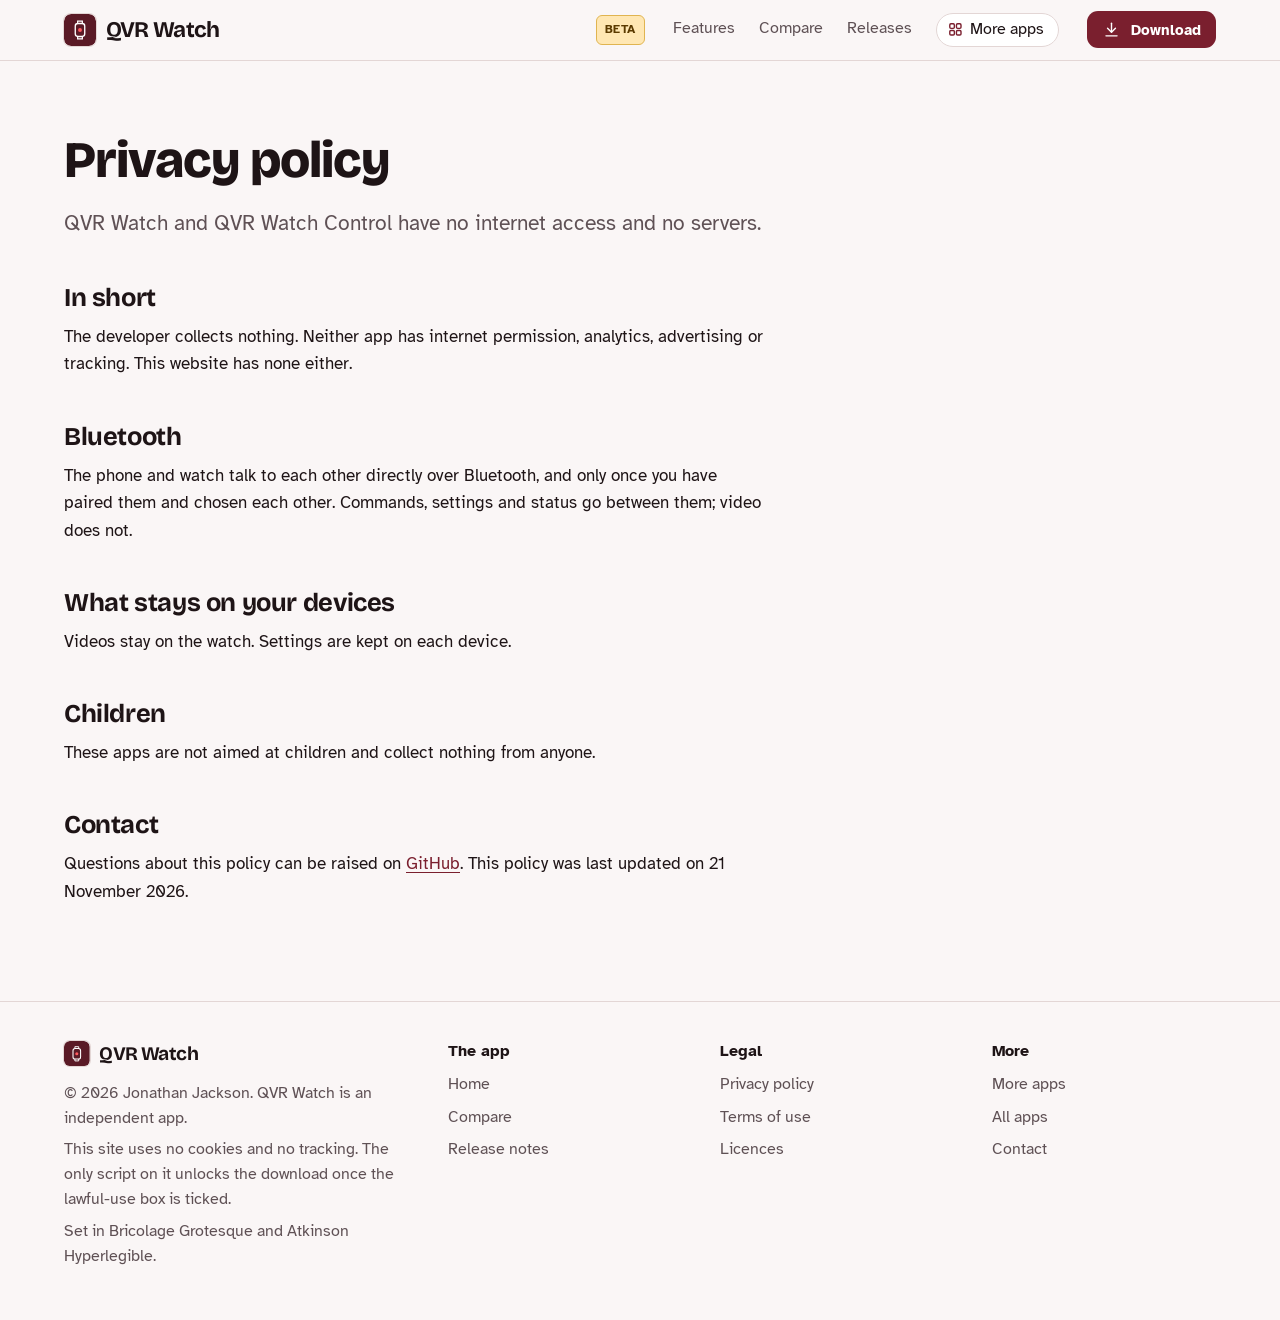
<file: privacy.html>
<!DOCTYPE html>
<html lang="en-GB">
<head>
<meta charset="utf-8">
<meta name="viewport" content="width=device-width, initial-scale=1">
<title>QVR Watch privacy policy</title>
<meta name="description" content="What QVR Watch does with your information: in short, it stays on your phone.">
<meta name="author" content="Jonathan Jackson">
<link rel="canonical" href="https://customgpter.github.io/qvr-watch/privacy.html">
<meta name="theme-color" content="#faf6f6" media="(prefers-color-scheme: light)">
<meta name="theme-color" content="#110a0c" media="(prefers-color-scheme: dark)">
<meta property="og:type" content="website">
<meta property="og:site_name" content="QVR Watch">
<meta property="og:title" content="QVR Watch privacy policy">
<meta property="og:description" content="What QVR Watch does with your information: in short, it stays on your phone.">
<meta property="og:url" content="https://customgpter.github.io/qvr-watch/privacy.html">
<meta property="og:image" content="https://customgpter.github.io/qvr-watch/assets/og.png">
<meta property="og:image:width" content="1200">
<meta property="og:image:height" content="630">
<meta property="og:image:alt" content="QVR Watch Control on a phone, connected to a watch and ready to record">
<meta property="og:locale" content="en_GB">
<meta name="twitter:card" content="summary_large_image">
<link rel="icon" href="./assets/favicon.svg" type="image/svg+xml">
<link rel="apple-touch-icon" href="./assets/apple-touch-icon.png">
<link rel="preload" href="./assets/fonts/bricolage-grotesque-latin.woff2" as="font" type="font/woff2" crossorigin>
<link rel="preload" href="./assets/fonts/atkinson-hyperlegible-latin-400-normal.woff2" as="font" type="font/woff2" crossorigin>
<link rel="stylesheet" href="./assets/site.css?v=1">
<link rel="stylesheet" href="./assets/house.css?v=1">
<link rel="stylesheet" href="./assets/apps-list.css?v=1">
<script src="./assets/apps-list.js?v=1" defer></script>
</head>
<body>
<a class="skip" href="#main">Skip to content</a>
<header class="masthead">
<div class="wrap">
<a class="brand" href="./" aria-label="QVR Watch home"><svg viewBox="0 0 108 108" aria-hidden="true"><rect width="108" height="108" rx="24" fill="#5a1a26"/><rect x="38" y="32" width="32" height="44" rx="9" fill="none" stroke="#fff" stroke-width="4.5"/><path d="M46 32v-8h16v8M46 76v8h16v-8" fill="none" stroke="#fff" stroke-width="4"/><circle cx="54" cy="54" r="6.5" fill="#ff5a5f"/></svg><span>QVR Watch</span></a><span class="beta-tag">Beta</span>
<nav aria-label="Main"><ul><li><a href="./#features">Features</a></li><li><a href="./compare.html">Compare</a></li><li><a href="./releases.html">Releases</a></li><li><a class="more-apps" href="./more-apps.html"><svg class="ico" viewBox="0 0 24 24" aria-hidden="true"><rect x="4" y="4" width="6.5" height="6.5" rx="1.6"/><rect x="13.5" y="4" width="6.5" height="6.5" rx="1.6"/><rect x="4" y="13.5" width="6.5" height="6.5" rx="1.6"/><rect x="13.5" y="13.5" width="6.5" height="6.5" rx="1.6"/></svg>More apps</a></li></ul></nav>
<a class="button small" href="./#download"><svg class="ico" viewBox="0 0 24 24" aria-hidden="true"><path d="M12 4v11"/><path d="M7 10.5l5 5 5-5"/><path d="M5 20h14"/></svg>Download</a>
</div>
</header>
<main id="main" class="doc">
<div class="wrap">
<div class="measure">
<h1>Privacy policy</h1>
<p class="lede">QVR Watch and QVR Watch Control have no internet access and no servers.</p>
<h2 id="short">In short</h2><p>The developer collects nothing. Neither app has internet permission, analytics, advertising or tracking. This website has none either.</p><h2 id="bluetooth">Bluetooth</h2><p>The phone and watch talk to each other directly over Bluetooth, and only once you have paired them and chosen each other. Commands, settings and status go between them; video does not.</p><h2 id="on-device">What stays on your devices</h2><p>Videos stay on the watch. Settings are kept on each device.</p><h2 id="children">Children</h2><p>These apps are not aimed at children and collect nothing from anyone.</p>
<h2 id="contact">Contact</h2>
<p>Questions about this policy can be raised on <a href="https://github.com/CustomGPTer/qvr-watch/issues">GitHub</a>. This policy was last updated on 21 November 2026.</p>
</div>
</div>
</main>
<footer class="colophon">
<div class="wrap">
<div>
<a class="brand" href="./" aria-label="QVR Watch home"><svg viewBox="0 0 108 108" aria-hidden="true"><rect width="108" height="108" rx="24" fill="#5a1a26"/><rect x="38" y="32" width="32" height="44" rx="9" fill="none" stroke="#fff" stroke-width="4.5"/><path d="M46 32v-8h16v8M46 76v8h16v-8" fill="none" stroke="#fff" stroke-width="4"/><circle cx="54" cy="54" r="6.5" fill="#ff5a5f"/></svg><span>QVR Watch</span></a>
<p>&copy; 2026 Jonathan Jackson. QVR Watch is an independent app.</p>
<p>This site uses no cookies and no tracking. The only script on it unlocks the download once the lawful-use box is ticked.</p>
<p>Set in Bricolage Grotesque and Atkinson Hyperlegible.</p>
</div>
<nav aria-label="The app"><h2>The app</h2><ul>
<li><a href="./">Home</a></li>
<li><a href="./compare.html">Compare</a></li>
<li><a href="./releases.html">Release notes</a></li>

</ul></nav>
<nav aria-label="Legal"><h2>Legal</h2><ul>
<li><a href="./privacy.html">Privacy policy</a></li>
<li><a href="./terms.html">Terms of use</a></li>
<li><a href="./licences.html">Licences</a></li>
</ul></nav>
<nav aria-label="More"><h2>More</h2><ul>
<li><a href="./more-apps.html">More apps</a></li>
<li><a href="https://customgpter.github.io/">All apps</a></li>
<li><a href="https://github.com/CustomGPTer/qvr-watch/issues">Contact</a></li>
</ul></nav>
</div>
</footer>
</body>
</html>
</file>
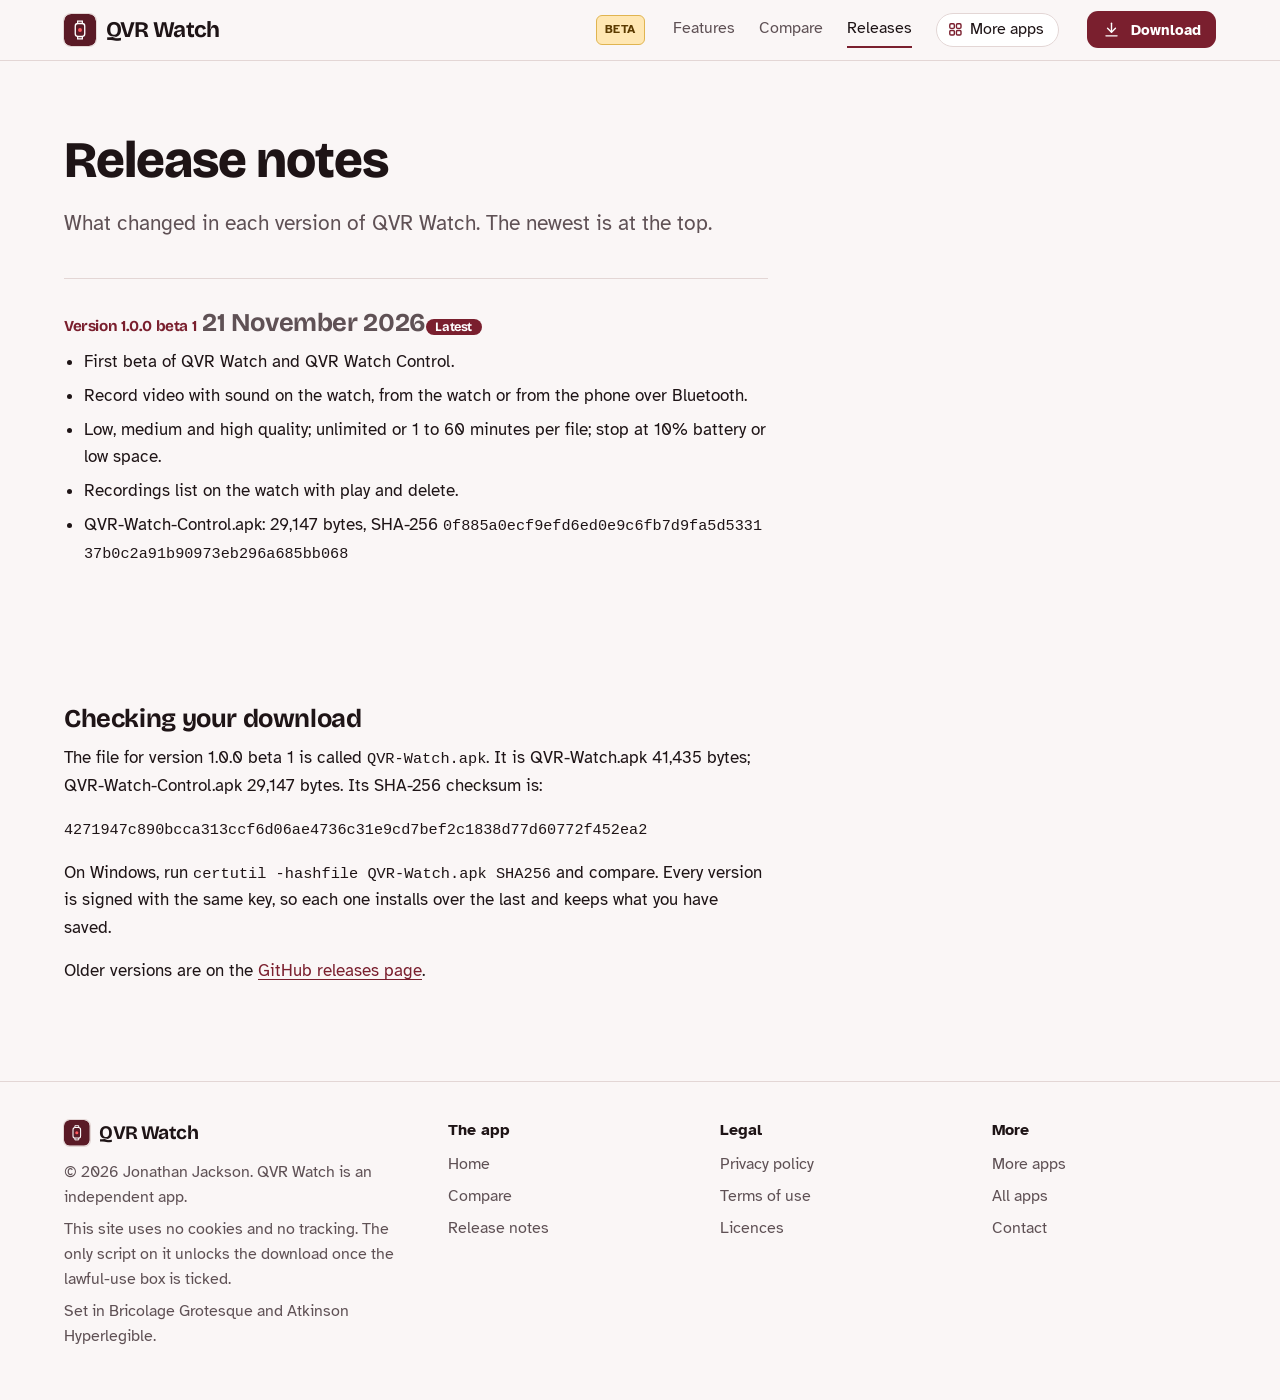
<file: releases.html>
<!DOCTYPE html>
<html lang="en-GB">
<head>
<meta charset="utf-8">
<meta name="viewport" content="width=device-width, initial-scale=1">
<title>QVR Watch release notes</title>
<meta name="description" content="What changed in each version of QVR Watch, with the file size and checksum to check your download.">
<meta name="author" content="Jonathan Jackson">
<link rel="canonical" href="https://customgpter.github.io/qvr-watch/releases.html">
<meta name="theme-color" content="#faf6f6" media="(prefers-color-scheme: light)">
<meta name="theme-color" content="#110a0c" media="(prefers-color-scheme: dark)">
<meta property="og:type" content="website">
<meta property="og:site_name" content="QVR Watch">
<meta property="og:title" content="QVR Watch release notes">
<meta property="og:description" content="What changed in each version of QVR Watch, with the file size and checksum to check your download.">
<meta property="og:url" content="https://customgpter.github.io/qvr-watch/releases.html">
<meta property="og:image" content="https://customgpter.github.io/qvr-watch/assets/og.png">
<meta property="og:image:width" content="1200">
<meta property="og:image:height" content="630">
<meta property="og:image:alt" content="QVR Watch Control on a phone, connected to a watch and ready to record">
<meta property="og:locale" content="en_GB">
<meta name="twitter:card" content="summary_large_image">
<link rel="icon" href="./assets/favicon.svg" type="image/svg+xml">
<link rel="apple-touch-icon" href="./assets/apple-touch-icon.png">
<link rel="preload" href="./assets/fonts/bricolage-grotesque-latin.woff2" as="font" type="font/woff2" crossorigin>
<link rel="preload" href="./assets/fonts/atkinson-hyperlegible-latin-400-normal.woff2" as="font" type="font/woff2" crossorigin>
<link rel="stylesheet" href="./assets/site.css?v=1">
<link rel="stylesheet" href="./assets/house.css?v=1">
<link rel="stylesheet" href="./assets/apps-list.css?v=1">
<script src="./assets/apps-list.js?v=1" defer></script>
</head>
<body>
<a class="skip" href="#main">Skip to content</a>
<header class="masthead">
<div class="wrap">
<a class="brand" href="./" aria-label="QVR Watch home"><svg viewBox="0 0 108 108" aria-hidden="true"><rect width="108" height="108" rx="24" fill="#5a1a26"/><rect x="38" y="32" width="32" height="44" rx="9" fill="none" stroke="#fff" stroke-width="4.5"/><path d="M46 32v-8h16v8M46 76v8h16v-8" fill="none" stroke="#fff" stroke-width="4"/><circle cx="54" cy="54" r="6.5" fill="#ff5a5f"/></svg><span>QVR Watch</span></a><span class="beta-tag">Beta</span>
<nav aria-label="Main"><ul><li><a href="./#features">Features</a></li><li><a href="./compare.html">Compare</a></li><li><a href="./releases.html" aria-current="page">Releases</a></li><li><a class="more-apps" href="./more-apps.html"><svg class="ico" viewBox="0 0 24 24" aria-hidden="true"><rect x="4" y="4" width="6.5" height="6.5" rx="1.6"/><rect x="13.5" y="4" width="6.5" height="6.5" rx="1.6"/><rect x="4" y="13.5" width="6.5" height="6.5" rx="1.6"/><rect x="13.5" y="13.5" width="6.5" height="6.5" rx="1.6"/></svg>More apps</a></li></ul></nav>
<a class="button small" href="./#download"><svg class="ico" viewBox="0 0 24 24" aria-hidden="true"><path d="M12 4v11"/><path d="M7 10.5l5 5 5-5"/><path d="M5 20h14"/></svg>Download</a>
</div>
</header>
<main id="main" class="doc">
<div class="wrap">
<div class="measure">
<h1>Release notes</h1>
<p class="lede">What changed in each version of QVR Watch. The newest is at the top.</p>
<section class="release" id="v1.0.0 beta 1"><h2><span class="ver">Version 1.0.0 beta 1</span> <span class="when">21 November 2026</span><span class="tag">Latest</span></h2><ul><li>First beta of QVR Watch and QVR Watch Control.</li><li>Record video with sound on the watch, from the watch or from the phone over Bluetooth.</li><li>Low, medium and high quality; unlimited or 1 to 60 minutes per file; stop at 10% battery or low space.</li><li>Recordings list on the watch with play and delete.</li><li>QVR-Watch-Control.apk: 29,147 bytes, SHA-256 <code class="sum">0f885a0ecf9efd6ed0e9c6fb7d9fa5d533137b0c2a91b90973eb296a685bb068</code></li></ul></section>
<h2 id="checking">Checking your download</h2>
<p>The file for version 1.0.0 beta 1 is called <code>QVR-Watch.apk</code>. It is QVR-Watch.apk 41,435 bytes; QVR-Watch-Control.apk 29,147 bytes. Its SHA-256 checksum is:</p>
<p><code class="sum">4271947c890bcca313ccf6d06ae4736c31e9cd7bef2c1838d77d60772f452ea2</code></p>
<p>On Windows, run <code>certutil -hashfile QVR-Watch.apk SHA256</code> and compare. Every version is signed with the same key, so each one installs over the last and keeps what you have saved.</p>
<p>Older versions are on the <a href="https://github.com/CustomGPTer/qvr-watch/releases">GitHub releases page</a>.</p>
</div>
</div>
</main>
<footer class="colophon">
<div class="wrap">
<div>
<a class="brand" href="./" aria-label="QVR Watch home"><svg viewBox="0 0 108 108" aria-hidden="true"><rect width="108" height="108" rx="24" fill="#5a1a26"/><rect x="38" y="32" width="32" height="44" rx="9" fill="none" stroke="#fff" stroke-width="4.5"/><path d="M46 32v-8h16v8M46 76v8h16v-8" fill="none" stroke="#fff" stroke-width="4"/><circle cx="54" cy="54" r="6.5" fill="#ff5a5f"/></svg><span>QVR Watch</span></a>
<p>&copy; 2026 Jonathan Jackson. QVR Watch is an independent app.</p>
<p>This site uses no cookies and no tracking. The only script on it unlocks the download once the lawful-use box is ticked.</p>
<p>Set in Bricolage Grotesque and Atkinson Hyperlegible.</p>
</div>
<nav aria-label="The app"><h2>The app</h2><ul>
<li><a href="./">Home</a></li>
<li><a href="./compare.html">Compare</a></li>
<li><a href="./releases.html">Release notes</a></li>

</ul></nav>
<nav aria-label="Legal"><h2>Legal</h2><ul>
<li><a href="./privacy.html">Privacy policy</a></li>
<li><a href="./terms.html">Terms of use</a></li>
<li><a href="./licences.html">Licences</a></li>
</ul></nav>
<nav aria-label="More"><h2>More</h2><ul>
<li><a href="./more-apps.html">More apps</a></li>
<li><a href="https://customgpter.github.io/">All apps</a></li>
<li><a href="https://github.com/CustomGPTer/qvr-watch/issues">Contact</a></li>
</ul></nav>
</div>
</footer>
</body>
</html>
</file>
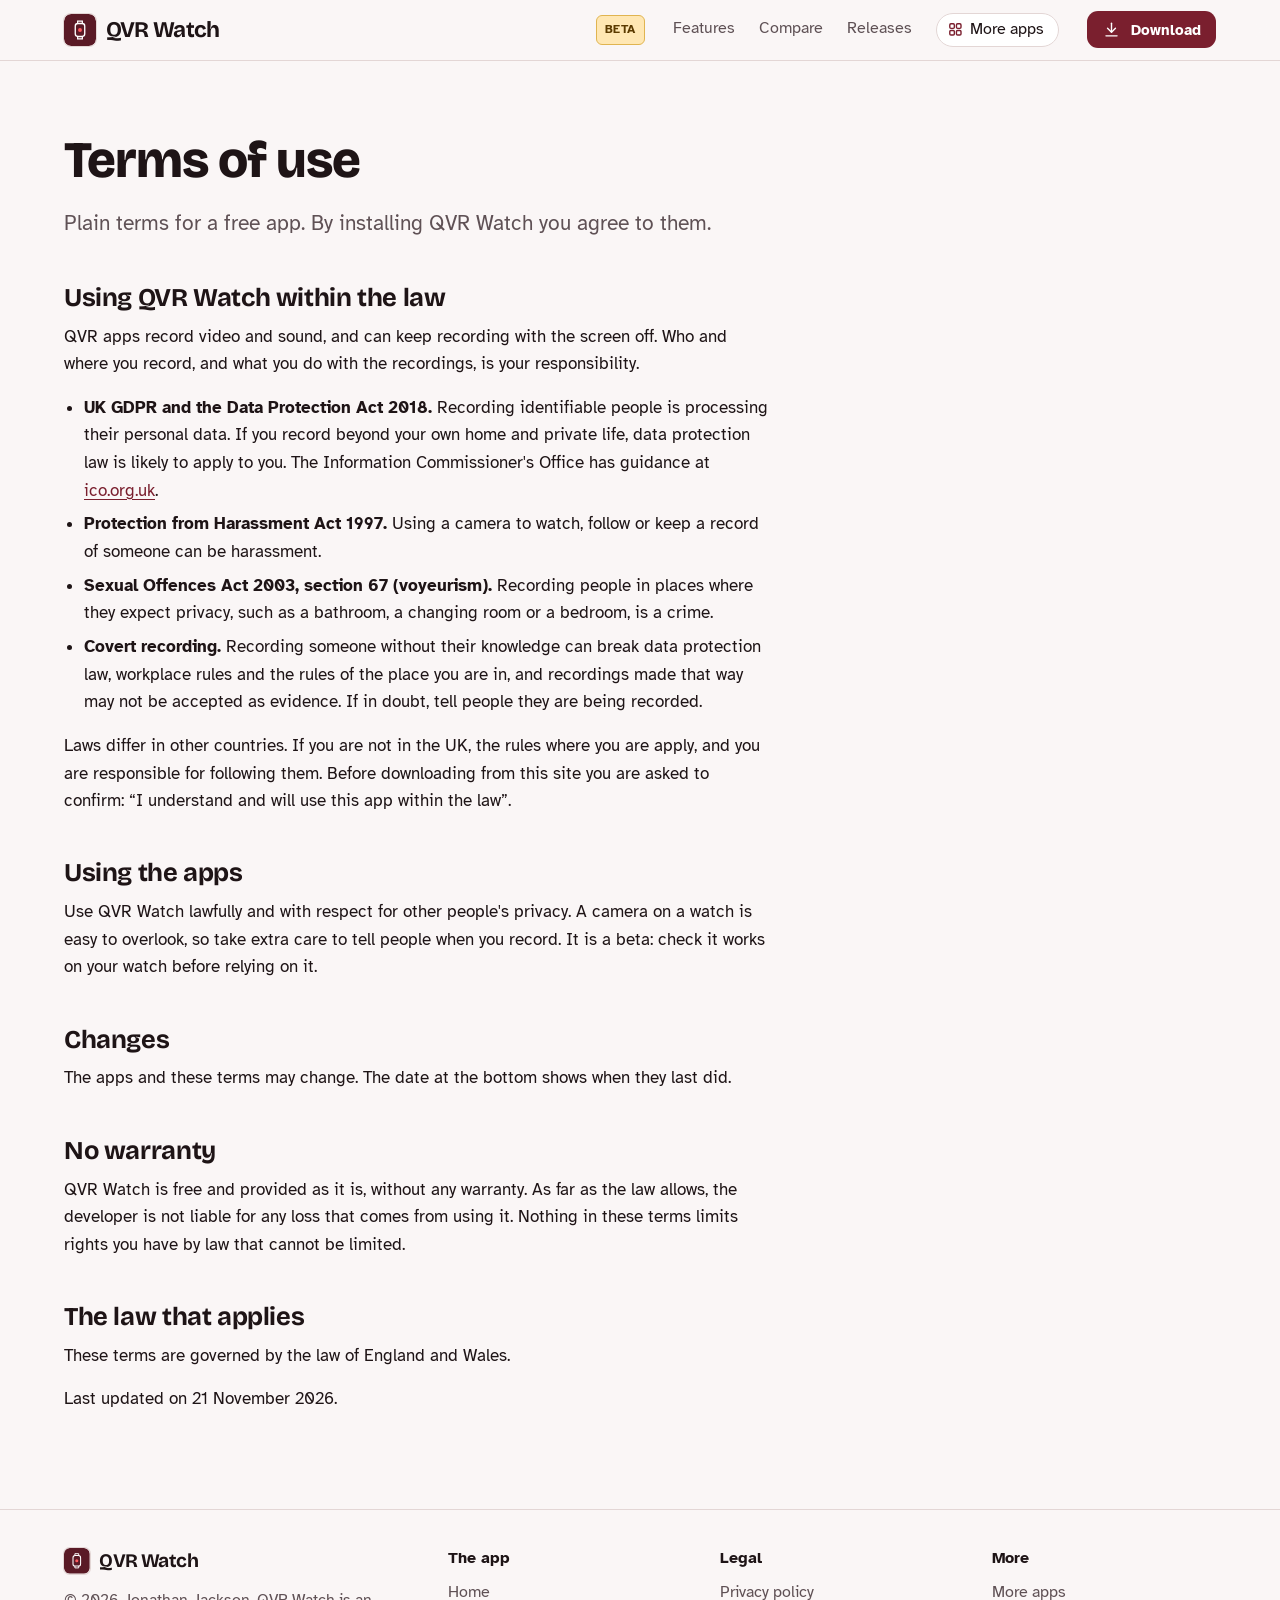
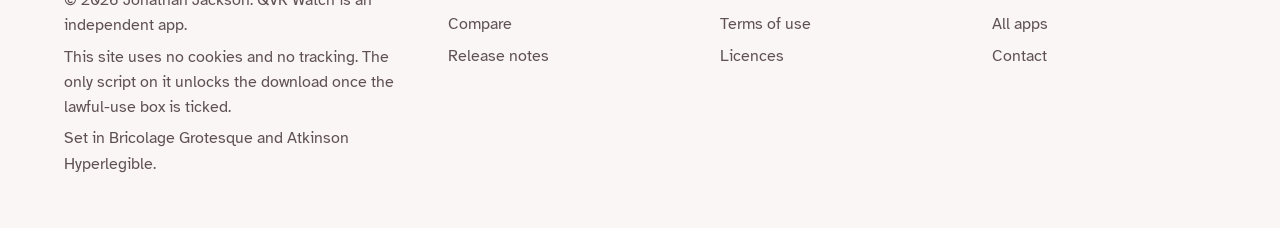
<file: terms.html>
<!DOCTYPE html>
<html lang="en-GB">
<head>
<meta charset="utf-8">
<meta name="viewport" content="width=device-width, initial-scale=1">
<title>QVR Watch terms of use</title>
<meta name="description" content="The terms for using QVR Watch, including using it within the law.">
<meta name="author" content="Jonathan Jackson">
<link rel="canonical" href="https://customgpter.github.io/qvr-watch/terms.html">
<meta name="theme-color" content="#faf6f6" media="(prefers-color-scheme: light)">
<meta name="theme-color" content="#110a0c" media="(prefers-color-scheme: dark)">
<meta property="og:type" content="website">
<meta property="og:site_name" content="QVR Watch">
<meta property="og:title" content="QVR Watch terms of use">
<meta property="og:description" content="The terms for using QVR Watch, including using it within the law.">
<meta property="og:url" content="https://customgpter.github.io/qvr-watch/terms.html">
<meta property="og:image" content="https://customgpter.github.io/qvr-watch/assets/og.png">
<meta property="og:image:width" content="1200">
<meta property="og:image:height" content="630">
<meta property="og:image:alt" content="QVR Watch Control on a phone, connected to a watch and ready to record">
<meta property="og:locale" content="en_GB">
<meta name="twitter:card" content="summary_large_image">
<link rel="icon" href="./assets/favicon.svg" type="image/svg+xml">
<link rel="apple-touch-icon" href="./assets/apple-touch-icon.png">
<link rel="preload" href="./assets/fonts/bricolage-grotesque-latin.woff2" as="font" type="font/woff2" crossorigin>
<link rel="preload" href="./assets/fonts/atkinson-hyperlegible-latin-400-normal.woff2" as="font" type="font/woff2" crossorigin>
<link rel="stylesheet" href="./assets/site.css?v=1">
<link rel="stylesheet" href="./assets/house.css?v=1">
<link rel="stylesheet" href="./assets/apps-list.css?v=1">
<script src="./assets/apps-list.js?v=1" defer></script>
</head>
<body>
<a class="skip" href="#main">Skip to content</a>
<header class="masthead">
<div class="wrap">
<a class="brand" href="./" aria-label="QVR Watch home"><svg viewBox="0 0 108 108" aria-hidden="true"><rect width="108" height="108" rx="24" fill="#5a1a26"/><rect x="38" y="32" width="32" height="44" rx="9" fill="none" stroke="#fff" stroke-width="4.5"/><path d="M46 32v-8h16v8M46 76v8h16v-8" fill="none" stroke="#fff" stroke-width="4"/><circle cx="54" cy="54" r="6.5" fill="#ff5a5f"/></svg><span>QVR Watch</span></a><span class="beta-tag">Beta</span>
<nav aria-label="Main"><ul><li><a href="./#features">Features</a></li><li><a href="./compare.html">Compare</a></li><li><a href="./releases.html">Releases</a></li><li><a class="more-apps" href="./more-apps.html"><svg class="ico" viewBox="0 0 24 24" aria-hidden="true"><rect x="4" y="4" width="6.5" height="6.5" rx="1.6"/><rect x="13.5" y="4" width="6.5" height="6.5" rx="1.6"/><rect x="4" y="13.5" width="6.5" height="6.5" rx="1.6"/><rect x="13.5" y="13.5" width="6.5" height="6.5" rx="1.6"/></svg>More apps</a></li></ul></nav>
<a class="button small" href="./#download"><svg class="ico" viewBox="0 0 24 24" aria-hidden="true"><path d="M12 4v11"/><path d="M7 10.5l5 5 5-5"/><path d="M5 20h14"/></svg>Download</a>
</div>
</header>
<main id="main" class="doc">
<div class="wrap">
<div class="measure">
<h1>Terms of use</h1>
<p class="lede">Plain terms for a free app. By installing QVR Watch you agree to them.</p>
<h2 id="law">Using QVR Watch within the law</h2><p>QVR apps record video and sound, and can keep recording with the screen off. Who and where you record, and what you do with the recordings, is your responsibility.</p><ul><li><b>UK GDPR and the Data Protection Act 2018.</b> Recording identifiable people is processing their personal data. If you record beyond your own home and private life, data protection law is likely to apply to you. The Information Commissioner's Office has guidance at <a href="https://ico.org.uk">ico.org.uk</a>.</li><li><b>Protection from Harassment Act 1997.</b> Using a camera to watch, follow or keep a record of someone can be harassment.</li><li><b>Sexual Offences Act 2003, section 67 (voyeurism).</b> Recording people in places where they expect privacy, such as a bathroom, a changing room or a bedroom, is a crime.</li><li><b>Covert recording.</b> Recording someone without their knowledge can break data protection law, workplace rules and the rules of the place you are in, and recordings made that way may not be accepted as evidence. If in doubt, tell people they are being recorded.</li></ul><p>Laws differ in other countries. If you are not in the UK, the rules where you are apply, and you are responsible for following them. Before downloading from this site you are asked to confirm: &ldquo;I understand and will use this app within the law&rdquo;.</p><h2 id="use">Using the apps</h2><p>Use QVR Watch lawfully and with respect for other people's privacy. A camera on a watch is easy to overlook, so take extra care to tell people when you record. It is a beta: check it works on your watch before relying on it.</p><h2 id="changes">Changes</h2><p>The apps and these terms may change. The date at the bottom shows when they last did.</p>
<h2 id="no-warranty">No warranty</h2>
<p>QVR Watch is free and provided as it is, without any warranty. As far as the law allows, the developer is not liable for any loss that comes from using it. Nothing in these terms limits rights you have by law that cannot be limited.</p>
<h2 id="governing">The law that applies</h2>
<p>These terms are governed by the law of England and Wales.</p>
<p>Last updated on 21 November 2026.</p>
</div>
</div>
</main>
<footer class="colophon">
<div class="wrap">
<div>
<a class="brand" href="./" aria-label="QVR Watch home"><svg viewBox="0 0 108 108" aria-hidden="true"><rect width="108" height="108" rx="24" fill="#5a1a26"/><rect x="38" y="32" width="32" height="44" rx="9" fill="none" stroke="#fff" stroke-width="4.5"/><path d="M46 32v-8h16v8M46 76v8h16v-8" fill="none" stroke="#fff" stroke-width="4"/><circle cx="54" cy="54" r="6.5" fill="#ff5a5f"/></svg><span>QVR Watch</span></a>
<p>&copy; 2026 Jonathan Jackson. QVR Watch is an independent app.</p>
<p>This site uses no cookies and no tracking. The only script on it unlocks the download once the lawful-use box is ticked.</p>
<p>Set in Bricolage Grotesque and Atkinson Hyperlegible.</p>
</div>
<nav aria-label="The app"><h2>The app</h2><ul>
<li><a href="./">Home</a></li>
<li><a href="./compare.html">Compare</a></li>
<li><a href="./releases.html">Release notes</a></li>

</ul></nav>
<nav aria-label="Legal"><h2>Legal</h2><ul>
<li><a href="./privacy.html">Privacy policy</a></li>
<li><a href="./terms.html">Terms of use</a></li>
<li><a href="./licences.html">Licences</a></li>
</ul></nav>
<nav aria-label="More"><h2>More</h2><ul>
<li><a href="./more-apps.html">More apps</a></li>
<li><a href="https://customgpter.github.io/">All apps</a></li>
<li><a href="https://github.com/CustomGPTer/qvr-watch/issues">Contact</a></li>
</ul></nav>
</div>
</footer>
</body>
</html>
</file>
<file: assets/site.css>
@font-face{font-family:"Bricolage Grotesque";src:url("fonts/bricolage-grotesque-latin.woff2") format("woff2");font-weight:200 800;font-style:normal;font-display:swap}
@font-face{font-family:"Atkinson Hyperlegible";src:url("fonts/atkinson-hyperlegible-latin-400-normal.woff2") format("woff2");font-weight:400;font-style:normal;font-display:swap}
@font-face{font-family:"Atkinson Hyperlegible";src:url("fonts/atkinson-hyperlegible-latin-700-normal.woff2") format("woff2");font-weight:700;font-style:normal;font-display:swap}

/* Daylight page, night-time camera. The lamp colour is kept for the one thing to press and for what the camera has seen. */
:root{
  --page:#f2f5f9; --panel:#ffffff; --raised:#e8edf3; --ink:#0d1a2b; --soft:#465468; --rule:#d2dae4;
  --accent:#0a6a55; --accent-ink:#ffffff; --warn:#8a5200; --rec:#d3302f;
  --lamp:#ffb347; --lamp-ink:#231400; --lamp-text:#8a5200;
  --night:#09111e; --night-2:#111d30; --night-3:#1a2a43; --night-ink:#eaf0f8; --night-soft:#9fb0c7; --night-rule:#24364f; --iris:#55d6ab;
  --display:"Bricolage Grotesque","Atkinson Hyperlegible",system-ui,sans-serif;
  --sans:"Atkinson Hyperlegible",system-ui,-apple-system,"Segoe UI",Roboto,sans-serif;
  --mono:ui-monospace,SFMono-Regular,Menlo,Consolas,"Liberation Mono",monospace;
  color-scheme:light dark;
}
@media (prefers-color-scheme:dark){
  :root{--page:#0a111b; --panel:#111a27; --raised:#182434; --ink:#e9eef5; --soft:#a0aec0; --rule:#243247;
    --accent:#55d6ab; --accent-ink:#00281d; --warn:#ffb347; --rec:#ff6163; --lamp-text:#ffb347}
}

*,*::before,*::after{box-sizing:border-box}
html{-webkit-text-size-adjust:100%;scroll-behavior:smooth;scroll-padding-top:5.5rem}
@media (prefers-reduced-motion:reduce){html{scroll-behavior:auto}}
body{margin:0;background:var(--page);color:var(--ink);font:400 1.0625rem/1.62 var(--sans);text-rendering:optimizeLegibility;-webkit-font-smoothing:antialiased}
img,svg{max-width:100%;display:block}
a{color:var(--accent);text-decoration-thickness:.07em;text-underline-offset:.2em}
a:hover{text-decoration-thickness:.13em}
:focus-visible{outline:3px solid var(--lamp);outline-offset:3px;border-radius:6px}
code{font:.9em/1 var(--mono);overflow-wrap:anywhere}
h1,h2,h3{font-family:var(--display);font-weight:700;letter-spacing:-.015em;line-height:1.08;margin:0;text-wrap:balance}
p{margin:0 0 1rem}
.skip{position:absolute;left:-999px;top:0;background:var(--ink);color:var(--page);padding:.6rem 1rem;z-index:30;border-radius:0 0 8px 0}
.skip:focus{left:0}
.sr{position:absolute;width:1px;height:1px;overflow:hidden;clip-path:inset(50%);white-space:nowrap}
.wrap{width:min(72rem,100% - 2.5rem);margin-inline:auto}
.measure{max-width:44rem}
.ico{width:1.25em;height:1.25em;flex:none;fill:none;stroke:currentColor;stroke-width:1.75;stroke-linecap:round;stroke-linejoin:round}

/* ---------- masthead */
.masthead{position:sticky;top:0;z-index:20;background:color-mix(in srgb,var(--page) 88%,transparent);-webkit-backdrop-filter:blur(14px) saturate(1.3);backdrop-filter:blur(14px) saturate(1.3);border-bottom:1px solid var(--rule)}
.masthead .wrap{display:flex;flex-wrap:wrap;align-items:center;gap:.35rem 1.75rem;padding-block:.7rem}
.brand{display:inline-flex;align-items:center;gap:.6rem;font:700 1.4rem/1 var(--display);letter-spacing:-.03em;color:var(--ink);text-decoration:none;margin-right:auto}
.brand svg{width:2rem;height:2rem;flex:none;border-radius:.5rem;box-shadow:0 0 0 1px var(--rule)}
.masthead nav ul{display:flex;flex-wrap:wrap;align-items:center;gap:.15rem 1.5rem;list-style:none;margin:0;padding:0;font-size:1rem;line-height:1.3}
.masthead nav a{display:inline-flex;align-items:center;gap:.4rem;color:var(--soft);text-decoration:none;padding-block:.45rem;border-bottom:2px solid transparent}
.masthead nav a:hover{color:var(--ink)}
.masthead nav a[aria-current="page"]{color:var(--ink);border-bottom-color:var(--lamp)}
.masthead nav a.more-apps{color:var(--ink);border:1px solid var(--rule);border-radius:999px;padding:.34rem .85rem .34rem .65rem;background:var(--panel)}
.masthead nav a.more-apps .ico{width:1.05em;height:1.05em;color:var(--accent);stroke-width:2}
.masthead nav a.more-apps:hover,.masthead nav a.more-apps[aria-current="page"]{border-color:var(--accent)}
.button{display:inline-flex;align-items:center;gap:.6rem;background:var(--lamp);color:var(--lamp-ink);font:700 1.08rem/1.2 var(--sans);text-decoration:none;padding:.95rem 1.5rem;border-radius:14px;box-shadow:0 1px 0 rgba(255,255,255,.45) inset,0 12px 24px -14px rgba(138,82,0,.9)}
.button:hover{background:#ffc56e}
.button:active{transform:translateY(1px)}
.button.small{font-size:.95rem;padding:.55rem .95rem;border-radius:11px;box-shadow:none}
.button.quiet{background:none;box-shadow:none;border:1px solid var(--rule);color:var(--ink)}
.button.quiet:hover{border-color:var(--ink);background:none}
@media (max-width:52rem){
  .masthead nav{order:3;flex:1 0 100%}
  .masthead nav ul{gap:.1rem .85rem;font-size:.95rem}
  .masthead nav .wide{display:none}
}
@media (max-width:24rem){.masthead nav a.more-apps .ico{display:none}.masthead nav a.more-apps{padding-inline:.7rem}}

/* ---------- hero */
.hero{padding-block:clamp(2.2rem,6vw,4.75rem) clamp(2.5rem,6vw,4.5rem);overflow:hidden}
.hero-grid{display:grid;gap:clamp(2.25rem,5vw,4rem);align-items:center}
@media (min-width:62rem){.hero-grid{grid-template-columns:minmax(0,11fr) minmax(0,10fr)}}
.hero h1{font-size:clamp(2.6rem,6vw,4.25rem);font-weight:800;line-height:1;letter-spacing:-.022em;margin-bottom:1.5rem}
.lede{font-size:clamp(1.14rem,2vw,1.3rem);line-height:1.55;color:var(--soft);margin:0 0 1rem;max-width:34rem}
.get{display:flex;flex-wrap:wrap;align-items:center;gap:.9rem 1.5rem;margin:1.8rem 0 1.1rem}
.get .aside{font-weight:700;color:var(--ink)}
.facts{font-size:.98rem;line-height:1.5;color:var(--soft);margin:0 0 .5rem;max-width:36rem}
.pills{display:flex;flex-wrap:wrap;gap:.45rem;list-style:none;margin:0 0 1rem;padding:0;font-size:.95rem}
.pills li{border:1px solid var(--rule);border-radius:999px;padding:.22rem .8rem;background:var(--panel);color:var(--soft)}

/* the monitor: the camera's view, the day beneath it, and the alert it sends */
.monitor{position:relative;max-width:36rem;margin-inline:auto;width:100%;padding-bottom:3.1rem}
@media (min-width:62rem){.monitor{margin-inline:auto 0}}
.screen{position:relative;background:var(--night);border-radius:22px;padding:.6rem;box-shadow:0 0 0 1px var(--night-rule),0 30px 60px -30px rgba(9,17,30,.75)}
.cam{position:relative;border-radius:15px;overflow:hidden;aspect-ratio:16/10;background:#0b1626}
.cam svg{width:100%;height:100%}
.cam text{font:700 15px var(--sans);fill:#231400}
.hud{position:absolute;display:inline-flex;align-items:center;gap:.4rem;font:700 .76rem/1 var(--sans);color:var(--night-ink);background:rgba(6,12,22,.62);border-radius:999px;padding:.38rem .65rem;letter-spacing:.01em}
.hud i{width:.5rem;height:.5rem;border-radius:50%;background:var(--iris)}
.hud.watching{left:.7rem;top:.7rem}
.hud.rec{right:.7rem;top:.7rem}
.hud.rec i{background:#ff5a5c}
.hud.stamp{left:.7rem;bottom:.7rem;font:400 .74rem/1 var(--mono);border-radius:6px;color:#d5deea}
.hud.place{right:.7rem;bottom:.7rem;border-radius:6px;font-weight:400;color:#d5deea}
.day{padding:.85rem .55rem 2rem;color:var(--night-soft);font-size:.8rem;line-height:1.2}
.day-head{display:flex;justify-content:space-between;margin-bottom:.6rem}
.day-head b{color:var(--night-ink)}
.track{position:relative;height:1.5rem;border-radius:7px;background:repeating-linear-gradient(90deg,var(--night-3) 0 1px,transparent 1px calc(100% / 24)),var(--night-2);box-shadow:inset 0 0 0 1px var(--night-rule)}
.ev{position:absolute;top:3px;bottom:3px;width:max(5px,1.1%);border-radius:3px;background:var(--iris);left:var(--at)}
.ev.seen{background:var(--lamp)}
.now{position:absolute;top:-4px;bottom:-4px;left:var(--at);width:2px;background:var(--night-ink);border-radius:2px}
.hours{display:flex;justify-content:space-between;margin-top:.4rem;font-size:.72rem}
.alert{position:absolute;right:-.4rem;bottom:0;display:flex;align-items:center;gap:.75rem;width:min(19rem,88%);background:var(--panel);color:var(--ink);border:1px solid var(--rule);border-radius:16px;padding:.65rem .8rem;box-shadow:0 18px 36px -18px rgba(9,17,30,.55)}
.alert .thumb{flex:none;width:3.1rem;height:3.1rem;border-radius:10px;background:linear-gradient(160deg,#16263d,#0b1626);position:relative;overflow:hidden}
.alert .thumb::before{content:"";position:absolute;left:50%;bottom:0;width:38%;height:62%;translate:-50% 0;border-radius:40% 40% 0 0;background:#6f86a6}
.alert .thumb::after{content:"";position:absolute;left:50%;top:14%;width:26%;aspect-ratio:1;translate:-50% 0;border-radius:50%;background:#8ea4c2}
.alert b{display:block;font-size:.98rem;line-height:1.25}
.alert span{display:block;font-size:.86rem;color:var(--soft);line-height:1.3}
.alert .dot{flex:none;width:.6rem;height:.6rem;border-radius:50%;background:var(--lamp);margin-left:auto;box-shadow:0 0 0 4px color-mix(in srgb,var(--lamp) 25%,transparent)}
@media (max-width:26rem){.alert{right:0}}
@media (prefers-reduced-motion:no-preference){
  .cam .spill{animation:vg-in .9s ease-out .25s both}
  .cam .who{animation:vg-step .9s cubic-bezier(.2,.8,.25,1) .9s both}
  .cam .mark{animation:vg-lock .45s cubic-bezier(.3,1.4,.5,1) 1.7s both;transform-box:fill-box;transform-origin:center}
  .hud.rec{animation:vg-in .3s ease-out 2.05s both}
  .hud.rec i{animation:vg-blink 1.2s steps(2,jump-none) 2.3s 4}
  .ev.seen,.now{animation:vg-pop .4s cubic-bezier(.3,1.5,.5,1) 2.4s both}
  .alert{animation:vg-rise .6s cubic-bezier(.2,.8,.25,1) 2.9s both}
  @keyframes vg-in{from{opacity:0}to{opacity:1}}
  @keyframes vg-step{from{opacity:0;transform:translateX(18px)}to{opacity:1;transform:none}}
  @keyframes vg-lock{from{opacity:0;transform:scale(1.12)}to{opacity:1;transform:none}}
  @keyframes vg-blink{from{opacity:1}to{opacity:.25}}
  @keyframes vg-pop{from{opacity:0;transform:scaleY(.2)}to{opacity:1;transform:none}}
  @keyframes vg-rise{from{opacity:0;transform:translateY(14px)}to{opacity:1;transform:none}}
}

/* ---------- sections */
section{padding-block:clamp(3rem,7vw,5.5rem)}
section + section{border-top:1px solid var(--rule)}
h2{font-size:clamp(1.8rem,3.6vw,2.6rem);margin-bottom:.9rem}
h3{font:700 1.1rem/1.3 var(--sans);letter-spacing:0;margin:0 0 .3rem}
.intro{color:var(--soft);max-width:40rem;margin-bottom:2.2rem;font-size:1.1rem}

.promises{padding-block:0;border-block:1px solid var(--rule);background:var(--panel)}
.promises ul{list-style:none;margin:0;padding:0;display:grid;grid-template-columns:repeat(auto-fit,minmax(min(100%,14rem),1fr))}
.promises li{display:flex;gap:.8rem;align-items:flex-start;padding:1.4rem 1.5rem 1.4rem 0}
.promises .ico{width:1.6rem;height:1.6rem;color:var(--accent);margin-top:.1rem}
.promises b{display:block;line-height:1.3}
.promises span{color:var(--soft);font-size:.96rem;line-height:1.45;display:block}
.hero + .promises{border-top:1px solid var(--rule)}

.steps{list-style:none;counter-reset:s;margin:0;padding:0;display:grid;gap:1.25rem}
@media (min-width:52rem){.steps{grid-template-columns:repeat(3,minmax(0,1fr))}}
.steps li{counter-increment:s;background:var(--panel);border:1px solid var(--rule);border-radius:18px;padding:1.4rem 1.4rem 1.5rem}
.steps li::before{content:counter(s);display:grid;place-items:center;width:2rem;height:2rem;border-radius:50%;background:var(--ink);color:var(--page);font:700 1rem/1 var(--display);margin-bottom:1rem}
.steps p{margin:0;color:var(--soft)}

.notices{display:grid;gap:1.25rem}
@media (min-width:52rem){.notices{grid-template-columns:repeat(2,minmax(0,1fr))}}
.sense{background:var(--night);color:var(--night-ink);border-radius:20px;padding:1.5rem 1.5rem 1.6rem;box-shadow:0 0 0 1px var(--night-rule)}
.sense h3{font:700 1.35rem/1.2 var(--display);letter-spacing:-.02em;margin-bottom:.35rem}
.sense p{color:var(--night-soft);margin-bottom:1.1rem}
.chips{display:flex;flex-wrap:wrap;gap:.5rem;list-style:none;margin:0;padding:0}
.chips li{display:inline-flex;align-items:center;gap:.45rem;border:1px solid var(--night-rule);background:var(--night-2);border-radius:10px;padding:.42rem .75rem .42rem .6rem;font-size:.98rem;line-height:1.2}
.chips .ico{color:var(--lamp)}

.groups{display:grid;gap:0}
.group{display:grid;gap:.4rem 3rem;padding-block:1.6rem;border-top:1px solid var(--rule)}
.group:last-child{border-bottom:1px solid var(--rule)}
@media (min-width:56rem){.group{grid-template-columns:13rem minmax(0,1fr)}}
.group > h3{font:700 1.3rem/1.2 var(--display);letter-spacing:-.02em;color:var(--ink)}
.group dl{margin:0;display:grid;gap:1.1rem 2.5rem}
@media (min-width:40rem){.group dl{grid-template-columns:repeat(2,minmax(0,1fr))}}
.group dt{font-weight:700;line-height:1.35}
.group dd{margin:.2rem 0 0;color:var(--soft)}

.setups{display:grid;gap:1.25rem}
@media (min-width:52rem){.setups{grid-template-columns:repeat(2,minmax(0,1fr))}}
.setup{background:var(--panel);border:1px solid var(--rule);border-radius:20px;padding:1.5rem}
.setup h3{font:700 1.35rem/1.2 var(--display);letter-spacing:-.02em;margin-bottom:.9rem}
.setup .kit{display:flex;align-items:center;gap:.6rem;color:var(--soft);font-size:.95rem;margin-bottom:1rem}
.setup .kit .ico{width:1.9rem;height:1.9rem;color:var(--ink);stroke-width:1.5}
.setup .kit .to{width:1.2rem;height:1.2rem;color:var(--soft)}
.ticks{list-style:none;margin:0;padding:0;display:grid;gap:.5rem}
.ticks li{position:relative;padding-left:1.7rem;color:var(--soft)}
.ticks li::before{content:"";position:absolute;left:.15rem;top:.42em;width:.75rem;height:.42rem;border-left:2.5px solid var(--accent);border-bottom:2.5px solid var(--accent);rotate:-45deg}

.modes{list-style:none;margin:0;padding:0;display:grid;gap:1.25rem}
@media (min-width:52rem){.modes{grid-template-columns:repeat(3,minmax(0,1fr))}}
.modes li{border-top:3px solid var(--ink);padding-top:1rem}
.modes p{color:var(--soft);margin:0}

.scroll{overflow-x:auto}
table{width:100%;border-collapse:collapse}
th,td{text-align:left;vertical-align:top;padding:.85rem 1.2rem .85rem 0;border-top:1px solid var(--rule)}
thead th{border-top:0;color:var(--soft);font-weight:400;padding-top:0}
tbody th{font-weight:700;min-width:11rem}
tr:last-child>*{border-bottom:1px solid var(--rule)}
.after-table{margin-top:1.5rem}
/* On a phone a table becomes a stack: the row's name, then its cells side by side. */
@media (max-width:40rem){
  table:not(.cmp),table:not(.cmp) thead,table:not(.cmp) tbody{display:block}
  table:not(.cmp) tr{display:flex;flex-wrap:wrap;gap:.3rem 1.1rem;padding:.9rem 0;border-top:1px solid var(--rule)}
  table:not(.cmp) thead tr{border-top:0;padding-top:0}
  table:not(.cmp) tbody tr:last-child{border-bottom:1px solid var(--rule)}
  table:not(.cmp) th,table:not(.cmp) td{display:block;border:0;padding:0;flex:1 1 0;min-width:0;overflow-wrap:break-word}
  table:not(.cmp) tr>:first-child{flex:0 0 100%;min-width:0}
}

.plain{list-style:none;margin:0;padding:0;display:grid;gap:1.6rem 3rem}
@media (min-width:52rem){.plain{grid-template-columns:repeat(3,minmax(0,1fr))}}
.plain p{color:var(--soft);margin:0}

.faq{display:grid;gap:0 3rem;align-items:start}
@media (min-width:56rem){.faq{grid-template-columns:repeat(2,minmax(0,1fr))}}
.faq details{border-top:1px solid var(--rule);padding:.15rem 0}
.faq summary{cursor:pointer;list-style:none;display:flex;align-items:flex-start;justify-content:space-between;gap:1rem;font-weight:700;padding:.85rem 0;line-height:1.35}
.faq summary::-webkit-details-marker{display:none}
.faq summary::after{content:"";flex:none;width:.6rem;height:.6rem;margin:.3rem .25rem 0 0;border-right:2px solid var(--soft);border-bottom:2px solid var(--soft);rotate:45deg;transition:rotate .15s}
.faq details[open] summary::after{rotate:-135deg;margin-top:.55rem}
.faq details p{color:var(--soft);margin:0 0 1.1rem;max-width:36rem}
@media (prefers-reduced-motion:reduce){.faq summary::after{transition:none}}

.closing{background:var(--night);color:var(--night-ink);border-top:0}
.closing .wrap{display:grid;gap:1.5rem 3rem;align-items:center}
@media (min-width:52rem){.closing .wrap{grid-template-columns:minmax(0,1fr) auto}}
.closing h2{margin-bottom:.5rem}
.closing p{color:var(--night-soft);margin:0;max-width:36rem}
.closing a:not(.button){color:var(--iris)}
section + .closing{border-top:0}

/* ---------- document pages */
.doc{padding-block:clamp(2.5rem,6vw,4.5rem) clamp(3rem,7vw,5rem)}
.doc h1{font-size:clamp(2.2rem,5vw,3.2rem);font-weight:800;letter-spacing:-.02em;margin-bottom:1.2rem}
.doc .lede{max-width:none}
.doc h2{font-size:1.6rem;margin-top:2.8rem;margin-bottom:.7rem;scroll-margin-top:5.5rem}
.doc h3{margin-top:1.6rem}
.doc ul{padding-left:1.25rem;margin:0 0 1rem}
.doc li{margin:.4rem 0}
.doc a{overflow-wrap:anywhere}
.contents{border-block:1px solid var(--rule);padding-block:1rem;margin-block:2rem}
.contents ul{list-style:none;margin:.4rem 0 0;padding:0;columns:2 14rem;column-gap:2rem}
.contents li{margin:.2rem 0;break-inside:avoid}
.note{border-left:3px solid var(--lamp);padding:.2rem 0 .2rem 1.1rem;color:var(--soft)}
.key{font-size:.95rem;line-height:1.55;color:var(--soft);margin:0 0 .6rem}
.sum{font-size:.95rem;overflow-wrap:anywhere}

/* ---------- compare */
.cmp{min-width:44rem;margin:1.4rem 0 1rem}
.cmp th,.cmp td{padding:.85rem .9rem}
.cmp thead th{color:var(--ink);font-weight:700;vertical-align:bottom;padding-top:.85rem}
.cmp small{display:block;font-weight:400;font-size:.84rem;line-height:1.35;color:var(--soft)}
.cmp tbody th{min-width:13rem;padding-left:0}
.cmp thead th:first-child{padding-left:0}
.cmp .ours{background:var(--panel);box-shadow:inset 1px 0 var(--rule),inset -1px 0 var(--rule)}
.yes{color:var(--accent);font-weight:700}
.pay{color:var(--lamp-text);font-weight:700}
.na{color:var(--soft)}
.cmp .app{display:none}
@media (max-width:54rem){
  .cmp{min-width:0}
  .cmp thead{position:absolute;width:1px;height:1px;overflow:hidden;clip-path:inset(50%)}
  .cmp tbody,.cmp tr,.cmp th,.cmp td{display:block}
  .cmp tr{padding:1rem 0;border-top:1px solid var(--rule)}
  .cmp th,.cmp td{border:0;padding:0}
  .cmp tbody th{min-width:0;margin-bottom:.55rem}
  .cmp td{display:grid;grid-template-columns:7.5rem 1fr;gap:.75rem;padding:.22rem 0}
  .cmp .app{display:block;font-weight:400;color:var(--soft)}
  .cmp .ours{background:none;box-shadow:none}
  .cmp .ours .app{color:var(--ink);font-weight:700}
}

/* ---------- release notes */
.release{border-top:1px solid var(--rule);margin-top:2.4rem;padding-top:1.9rem;scroll-margin-top:5.5rem}
.doc .release h2{margin-top:0}
.contents + .release{border-top:0;margin-top:0;padding-top:.4rem}
.ver{font-weight:700;font-size:.95rem;color:var(--lamp-text);margin:0 0 .5rem}
.when{color:var(--soft);margin:-.2rem 0 .2rem}
.tag{display:inline-block;background:var(--accent);color:var(--accent-ink);border-radius:999px;font-weight:700;font-size:.8rem;padding:.08rem .6rem;margin-right:.6rem}
.doc .release h3{font-size:1rem;color:var(--ink);margin:1.3rem 0 .2rem}
.release ul{margin-bottom:0}

/* ---------- more apps */
.mapps{list-style:none;margin:2.2rem 0 0;padding:0;display:grid;gap:1.4rem}
@media (min-width:50rem){.mapps{grid-template-columns:repeat(2,minmax(0,1fr))}}
.doc .mapps{padding-left:0}
.doc .mapp{margin:0}
.mapp{display:flex;flex-direction:column;background:var(--panel);border:1px solid var(--rule);border-radius:20px;overflow:hidden}
.mapp-cover{position:relative;height:6.5rem;background:linear-gradient(135deg,var(--b),var(--b2));overflow:hidden}
.mapp-cover svg{position:absolute;right:-1.2rem;top:-1.6rem;width:11rem;height:11rem;max-width:none;opacity:.22}
.mapp-body{display:flex;flex-direction:column;flex:1;padding:0 1.4rem 1.4rem}
.mapp-icon{width:4.25rem;height:4.25rem;border-radius:1rem;margin-top:-2.1rem;position:relative;box-shadow:0 0 0 4px var(--panel)}
.mapp h2{font-size:1.6rem;margin:.85rem 0 .1rem}
.mapp-kind{color:var(--soft);margin:0 0 .7rem}
.mapp-say{margin:0 0 1.1rem}
.mapp-go{display:flex;flex-wrap:wrap;align-items:center;gap:.7rem 1.3rem;margin:auto 0 0}
.mapp-go .button{padding:.75rem 1.15rem;font-size:1rem;border-radius:12px}
.mapp-site{font-weight:700}
.mapp-needs{font-size:.9rem;color:var(--soft);margin:.9rem 0 0}

/* ---------- colophon */
.colophon{border-top:1px solid var(--rule);color:var(--soft);font-size:.98rem;line-height:1.6}
.colophon .wrap{display:grid;gap:2rem 3rem;padding-block:2.4rem 2.8rem}
@media (min-width:52rem){.colophon .wrap{grid-template-columns:minmax(0,1.5fr) repeat(3,minmax(0,1fr))}}
.colophon p{margin:0 0 .4rem;max-width:26rem}
.colophon .brand{font-size:1.2rem;margin-bottom:.9rem}
.colophon .brand svg{width:1.6rem;height:1.6rem}
.colophon h2{font:700 .98rem/1.3 var(--sans);letter-spacing:0;color:var(--ink);margin:0 0 .5rem}
.colophon ul{list-style:none;margin:0;padding:0}
.colophon li a{display:inline-block;padding-block:.22rem;color:var(--soft);text-decoration:none}
.colophon li a:hover{color:var(--ink);text-decoration:underline}
</file>
<file: assets/house.css>
:root{--page:#faf6f6;--panel:#ffffff;--raised:#f2ebe9;--ink:#1e1416;--soft:#5f5155;--rule:#e3d6d5;--accent:#7a1f2e;--accent-ink:#ffffff;--lamp:#7a1f2e;--lamp-ink:#ffffff;--lamp-text:#7a1f2e}
@media (prefers-color-scheme:dark){:root{--page:#110a0c;--panel:#1d1416;--raised:#271b1e;--ink:#f4ecec;--soft:#bfadb0;--rule:#3a2a2e;--accent:#ff8a99;--accent-ink:#2a0a0f;--lamp:#ff8a99;--lamp-ink:#2a0a0f;--lamp-text:#ff8a99}}
/* House additions: phone frames, the screens gallery, the lawful-use box and test-build labels. */
.brand svg{border-radius:22%}
.hero-phone{display:flex;justify-content:center}
.phone{position:relative;width:min(100%,19rem);aspect-ratio:393/852;padding:.55rem;border-radius:2.6rem;background:#0b0d12;box-shadow:0 0 0 1px rgba(255,255,255,.06) inset,0 1px 0 rgba(255,255,255,.12) inset,0 30px 60px -28px rgba(10,20,40,.55),0 12px 24px -12px rgba(10,20,40,.35)}
.phone img{display:block;width:100%;height:100%;object-fit:cover;object-position:top;border-radius:2.1rem;background:#111}
.gallery{display:flex;gap:clamp(1rem,3vw,1.75rem);overflow-x:auto;scroll-snap-type:x mandatory;padding:.5rem .25rem 1.25rem;margin:1.75rem -.25rem 0;scrollbar-width:thin;overscroll-behavior-x:contain}
.gallery:focus-visible{outline-offset:6px}
.shot{flex:0 0 auto;width:min(72vw,15.5rem);margin:0;scroll-snap-align:start}
.shot .phone{width:100%;border-radius:2.2rem;padding:.45rem}
.shot .phone img{border-radius:1.8rem}
.shot .shot figcaption{margin:.85rem .2rem 0;font-size:.98rem;line-height:1.4;color:var(--soft)}
.gate-scope{margin:0 0 .25rem}
.law-box{margin:0 0 1rem;padding:.9rem 1rem;max-width:34rem;border:1px solid #e0b450;background:#fff8e6;color:#3d2a00;border-radius:14px}
.law-box label{display:flex;gap:.65rem;align-items:flex-start;font-weight:700;cursor:pointer;font-size:1.02rem}
.law-box input{width:1.25rem;height:1.25rem;margin:.12rem 0 0;flex:none;accent-color:#8a5200}
.law-box p{margin:.5rem 0 0;font-size:.95rem}
.law-box a{color:#6b4000;font-weight:700}
.gate-scope a[aria-disabled="true"]{opacity:.45;cursor:not-allowed;pointer-events:none;filter:grayscale(.4);box-shadow:none}
.law-band{background:var(--raised)}
.beta-tag{display:inline-block;margin-left:-.9rem;font-size:.72rem;font-weight:700;letter-spacing:.05em;text-transform:uppercase;padding:.3rem .5rem;border-radius:6px;background:#ffe7b3;color:#5c3b00;border:1px solid #e0b450}
.beta-note{max-width:34rem;padding:.8rem 1rem;border-radius:12px;background:#ffe7b3;color:#3d2a00;border:1px solid #e0b450}
.mapp-soon{display:inline-block;padding:.85rem 1.3rem;border:1px dashed var(--rule);border-radius:14px;color:var(--soft);font-weight:700}
code.sum{word-break:break-all}
@media (prefers-color-scheme:dark){
  .law-box,.beta-note{background:#2a2108;color:#ffe9b8;border-color:#7a5c14}
  .law-box a{color:#ffd27a}
  .law-box input{accent-color:#ffb347}
  .beta-tag{background:#4a3500;color:#ffe2a3;border-color:#8a6a1c}
  .phone{box-shadow:0 0 0 1px rgba(255,255,255,.1) inset,0 30px 60px -28px rgba(0,0,0,.8)}
}
@media (max-width:40rem){.hero-phone .phone{width:min(78%,17rem)}}
</file>
<file: assets/apps-list.css>
/* The full app list on More apps pages and the hub. Works alongside each site's own card styles. */
.mapps-jump{margin:1.8rem 0 0}
.mapps-jump ul{list-style:none;margin:0;padding:0;display:flex;flex-wrap:wrap;gap:.5rem}
.mapps-jump a{display:inline-block;padding:.45rem .85rem;border:1px solid var(--rule,#d2dae4);border-radius:999px;font-size:.95rem;font-weight:700;text-decoration:none;color:inherit;background:var(--panel,#fff)}
.mapps-jump a:hover,.mapps-jump a:focus-visible{border-color:currentColor}
.mapps-group{margin:2.6rem 0 0;scroll-margin-top:5rem}
.mapps-cat{font-size:1.45rem;margin:0;padding:0 0 .6rem;border-bottom:1px solid var(--rule,#d2dae4)}
.mapps-group .mapps{margin-top:1.4rem}
.mapp h3{font-size:1.5rem;line-height:1.2;margin:.85rem 0 .1rem;display:flex;flex-wrap:wrap;align-items:center;gap:.5rem}
.mapp-badge{display:inline-block;font-size:.75rem;font-weight:700;letter-spacing:.04em;text-transform:uppercase;line-height:1;padding:.35rem .55rem;border-radius:6px;vertical-align:middle}
.mapp-badge.beta{background:#ffe7b3;color:#5c3b00;border:1px solid #e0b450}
.mapp-badge.here{background:transparent;color:var(--soft,#465468);border:1px solid var(--rule,#d2dae4)}
.mapp-soon{display:inline-block;padding:.7rem 1.1rem;border:1px dashed var(--rule,#b9c4d1);border-radius:12px;color:var(--soft,#465468);font-weight:700}
.mapp-go .button.ghost{background:transparent;color:inherit;border:2px solid currentColor;box-shadow:none}
.mapp-also{font-size:.9rem;color:var(--soft,#465468);margin:.6rem 0 0}
.mapp-law{margin:0 0 1rem;padding:.8rem .9rem;border:1px solid #e0b450;background:#fff8e6;color:#3d2a00;border-radius:12px;font-size:.95rem}
.mapp-law label{display:flex;gap:.6rem;align-items:flex-start;font-weight:700;cursor:pointer}
.mapp-law input{width:1.2rem;height:1.2rem;margin:.1rem 0 0;flex:none;accent-color:#8a5200}
.mapp-law p{margin:.45rem 0 0}
.mapp-law a{color:#6b4000;font-weight:700}
.mapp a[aria-disabled="true"]{opacity:.45;cursor:not-allowed;pointer-events:none;filter:grayscale(.4)}
@media (prefers-color-scheme:dark){
  .mapp-badge.beta{background:#4a3500;color:#ffe2a3;border-color:#8a6a1c}
  .mapp-law{background:#2a2108;color:#ffe9b8;border-color:#7a5c14}
  .mapp-law a{color:#ffd27a}
  .mapp-law input{accent-color:#ffb347}
}
:where(.mapp a.button){display:inline-flex;align-items:center;gap:.5rem;padding:.75rem 1.15rem;border-radius:12px;background:var(--accent,#1f5fa8);color:var(--accent-ink,#fff);font-weight:700;text-decoration:none;border:2px solid transparent}
:where(.mapp a.button.ghost){background:transparent;color:inherit;border-color:currentColor}
:where(.mapps){list-style:none;padding:0;display:grid;gap:1.4rem}
.gate-scope{margin:0 0 .25rem}
.law-box{margin:0 0 1rem;padding:.9rem 1rem;max-width:34rem;border:1px solid #e0b450;background:#fff8e6;color:#3d2a00;border-radius:14px}
.law-box label{display:flex;gap:.65rem;align-items:flex-start;font-weight:700;cursor:pointer;font-size:1.02rem}
.law-box input{width:1.25rem;height:1.25rem;margin:.12rem 0 0;flex:none;accent-color:#8a5200}
.law-box p{margin:.5rem 0 0;font-size:.95rem}
.law-box a{color:#6b4000;font-weight:700}
.gate-scope a[aria-disabled="true"]{opacity:.45;cursor:not-allowed;pointer-events:none;filter:grayscale(.4);box-shadow:none}
@media (prefers-color-scheme:dark){
  .law-box{background:#2a2108;color:#ffe9b8;border-color:#7a5c14}
  .law-box a{color:#ffd27a}
  .law-box input{accent-color:#ffb347}
}
</file>
